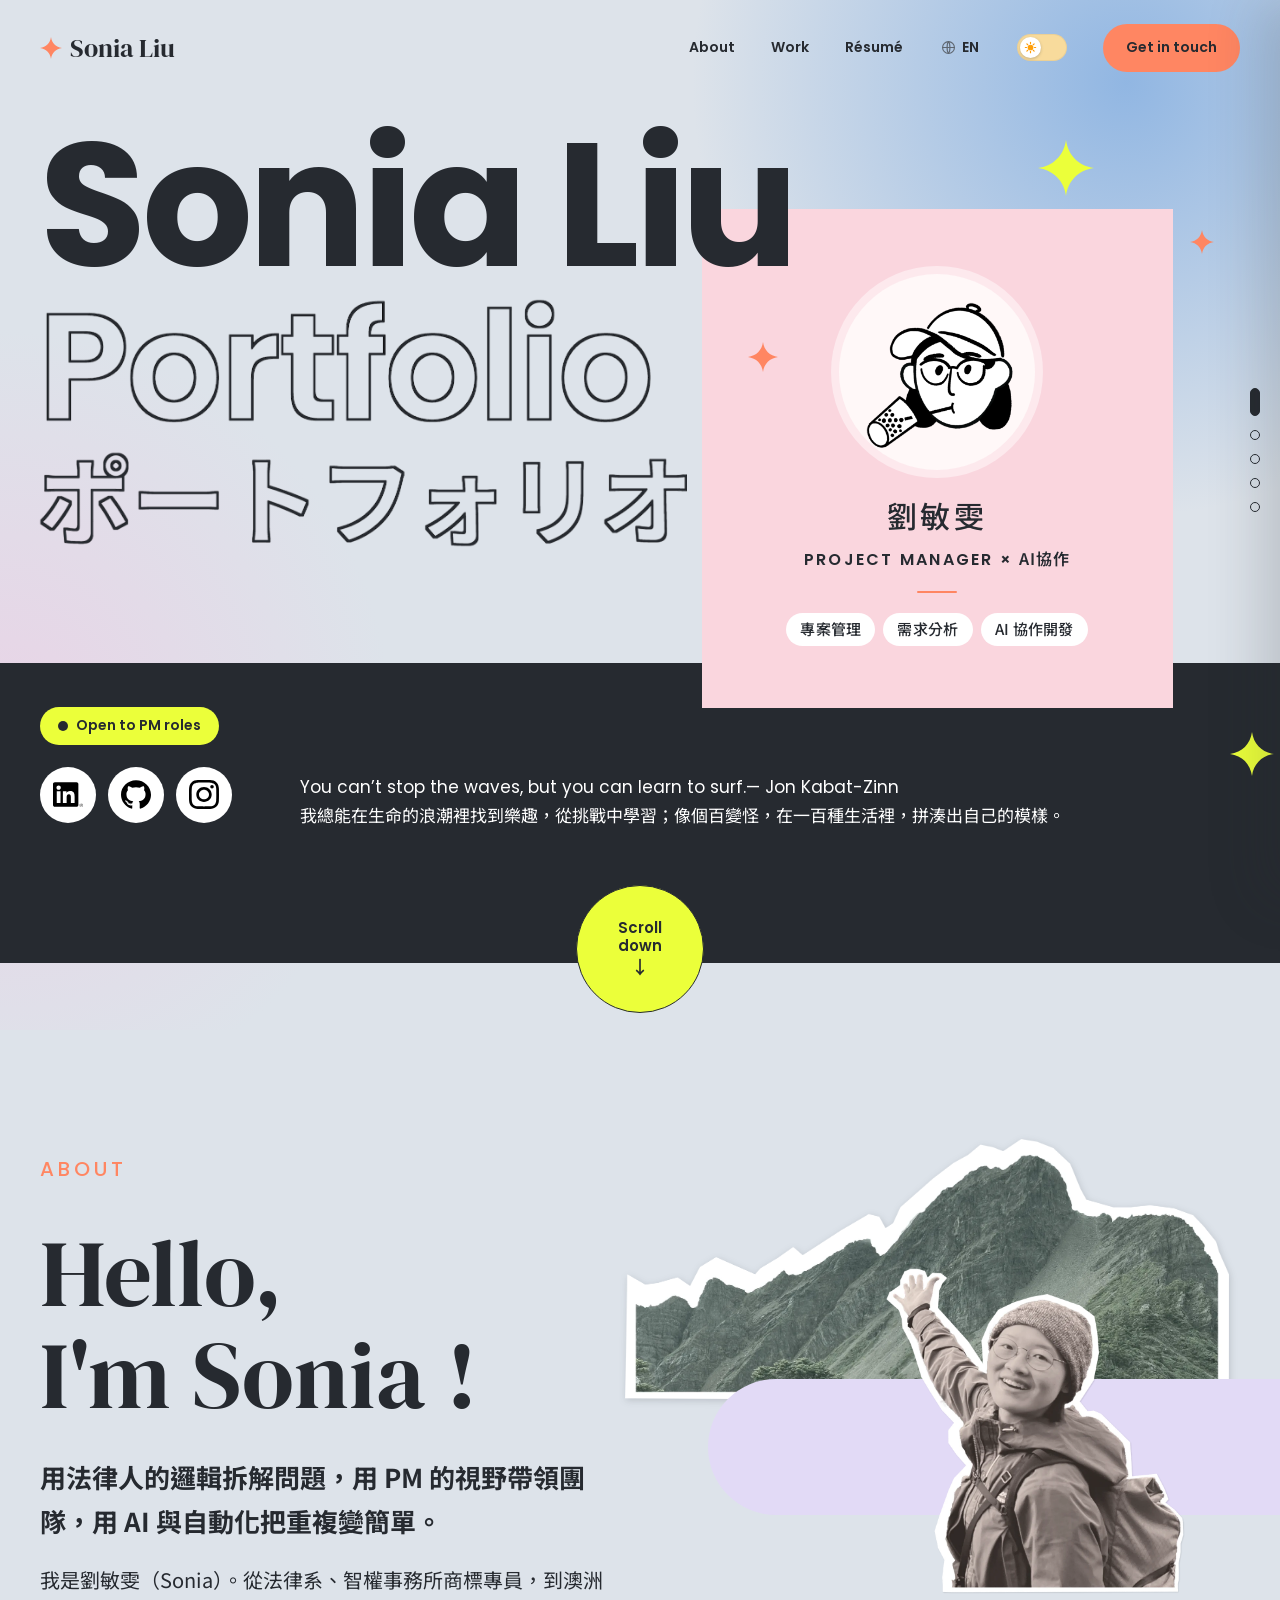
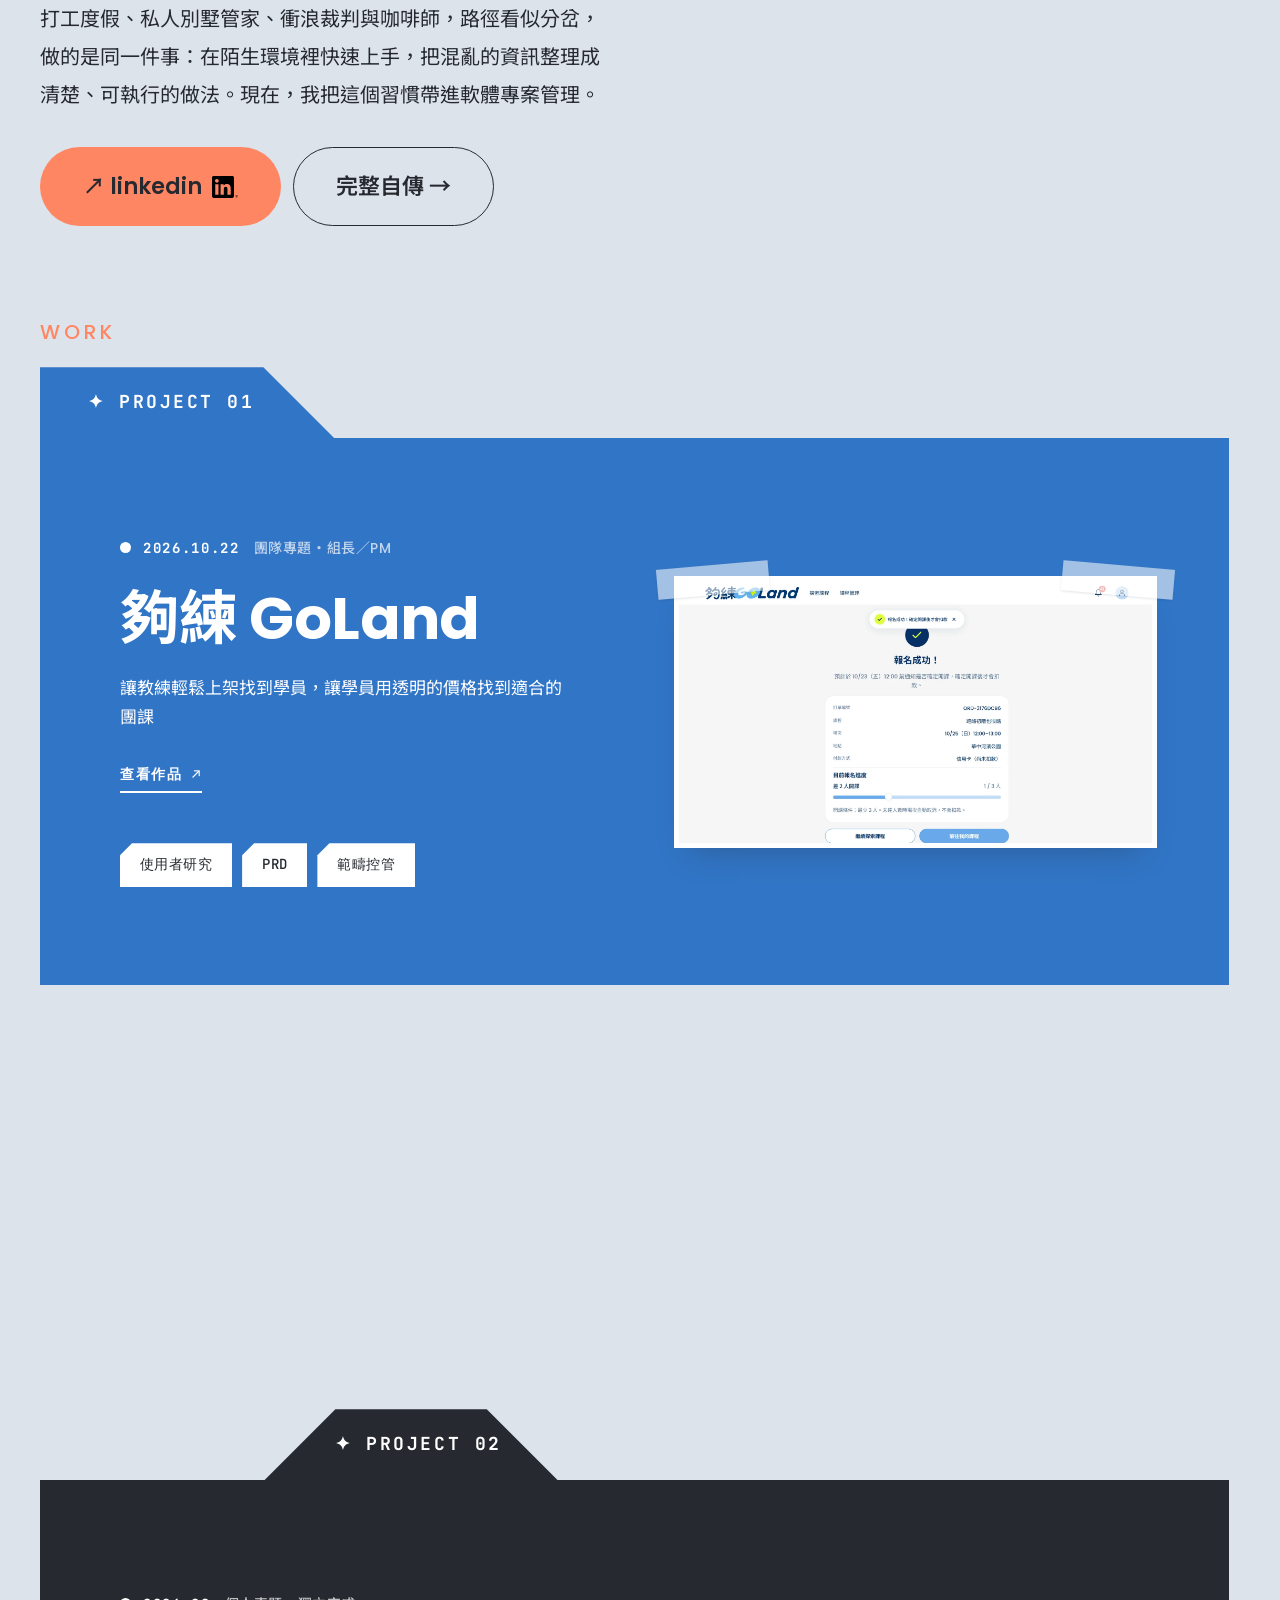
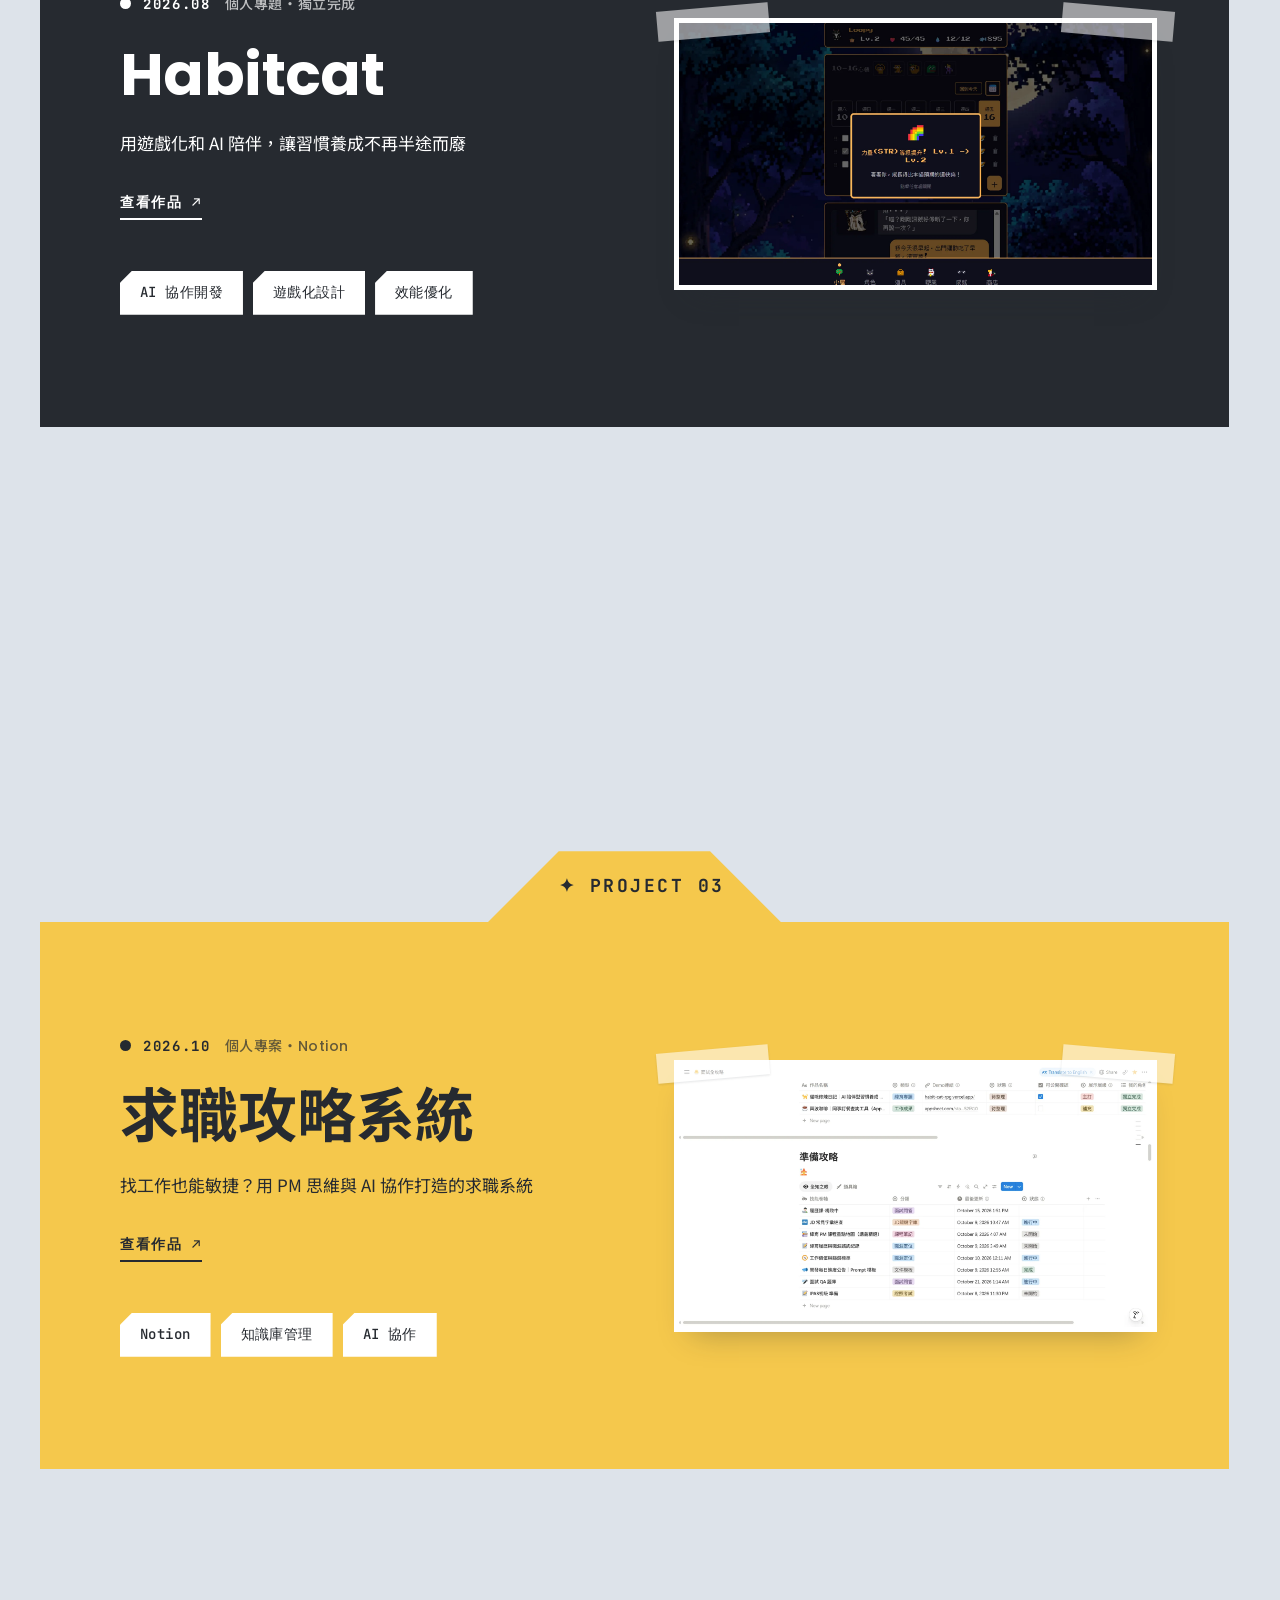
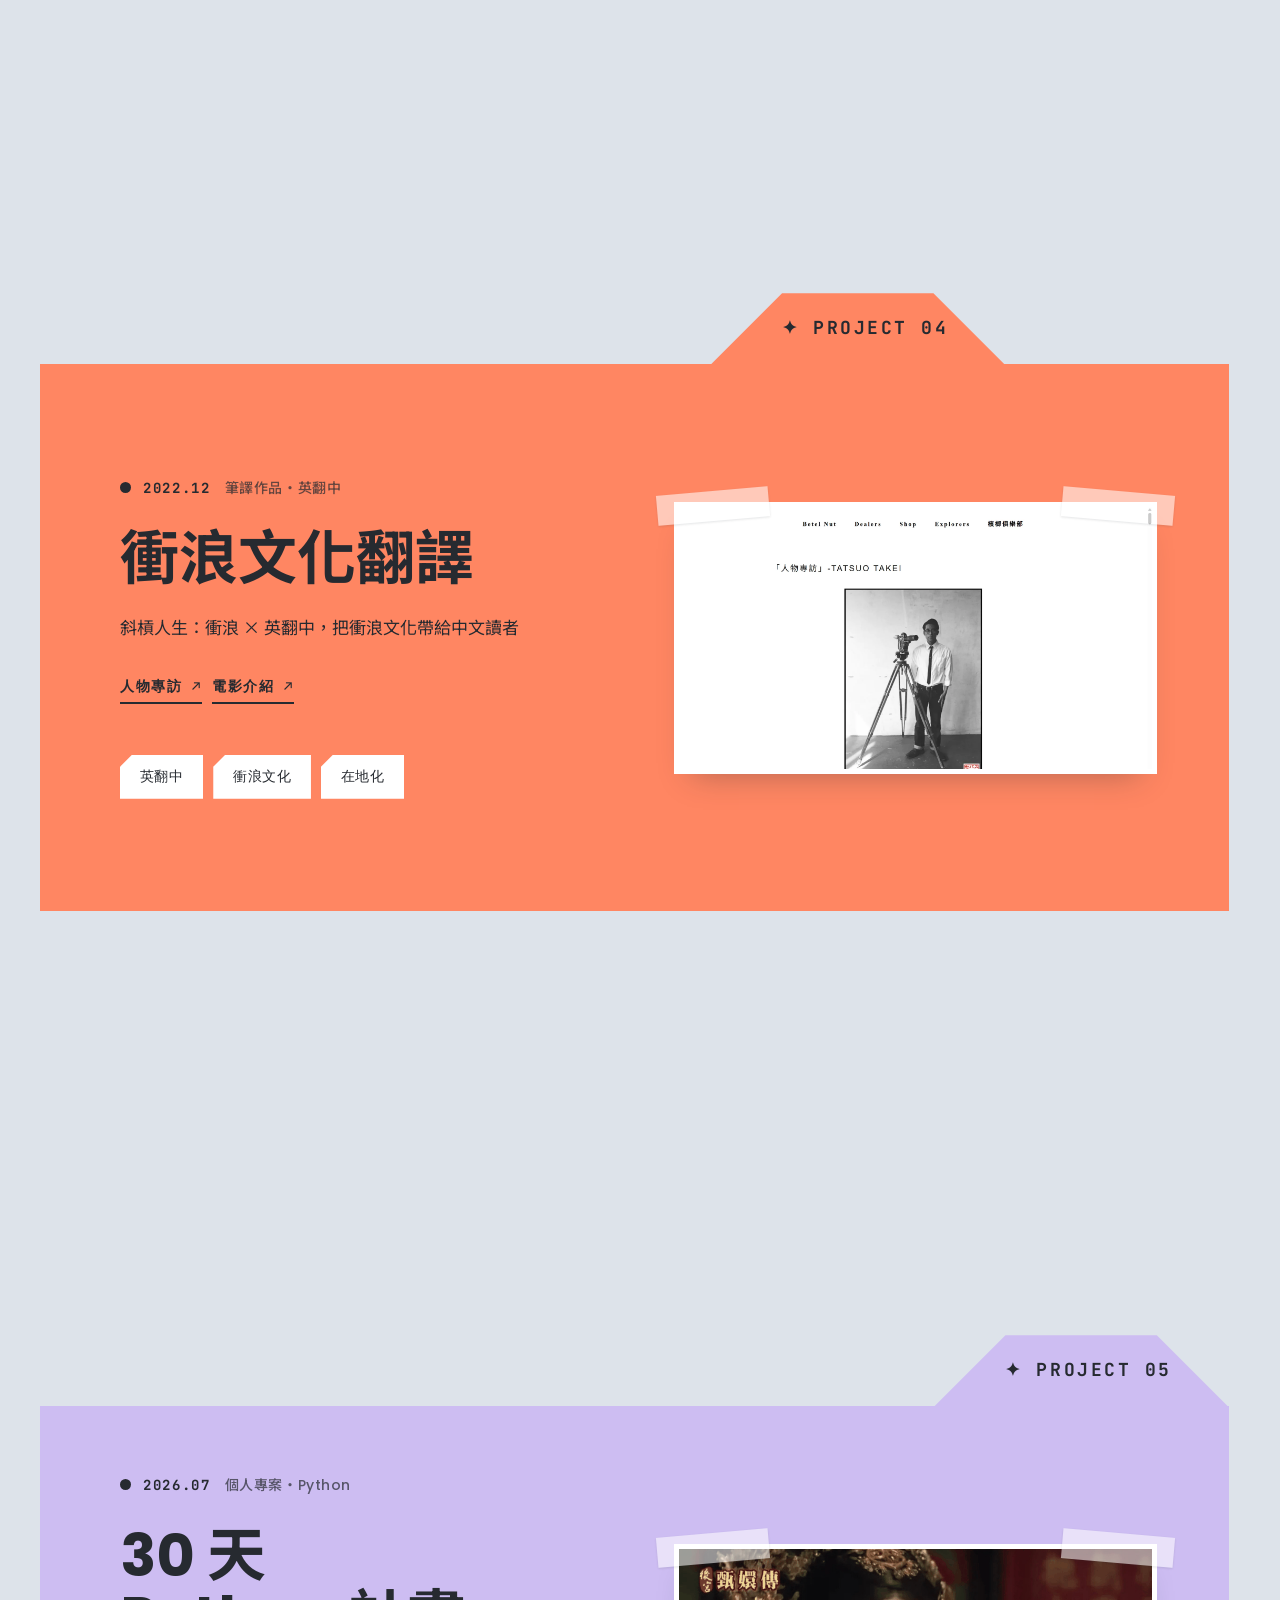
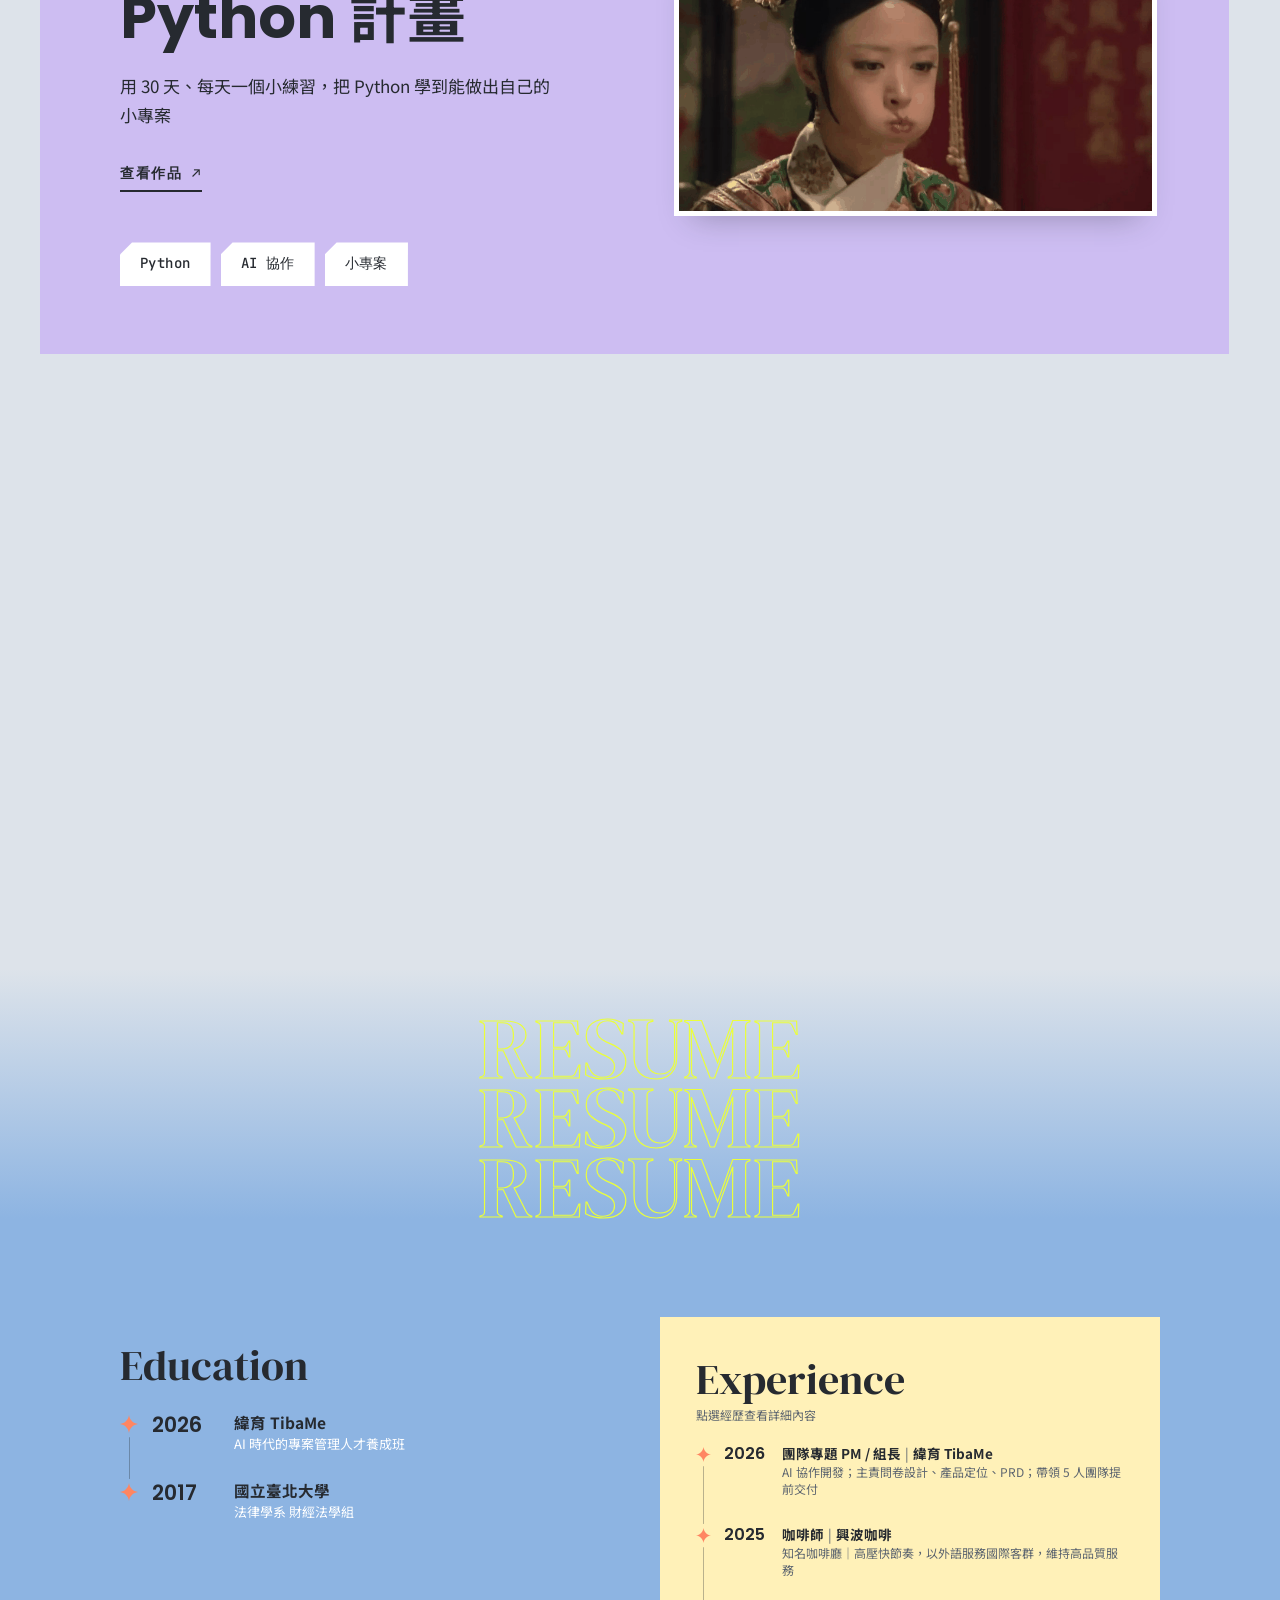
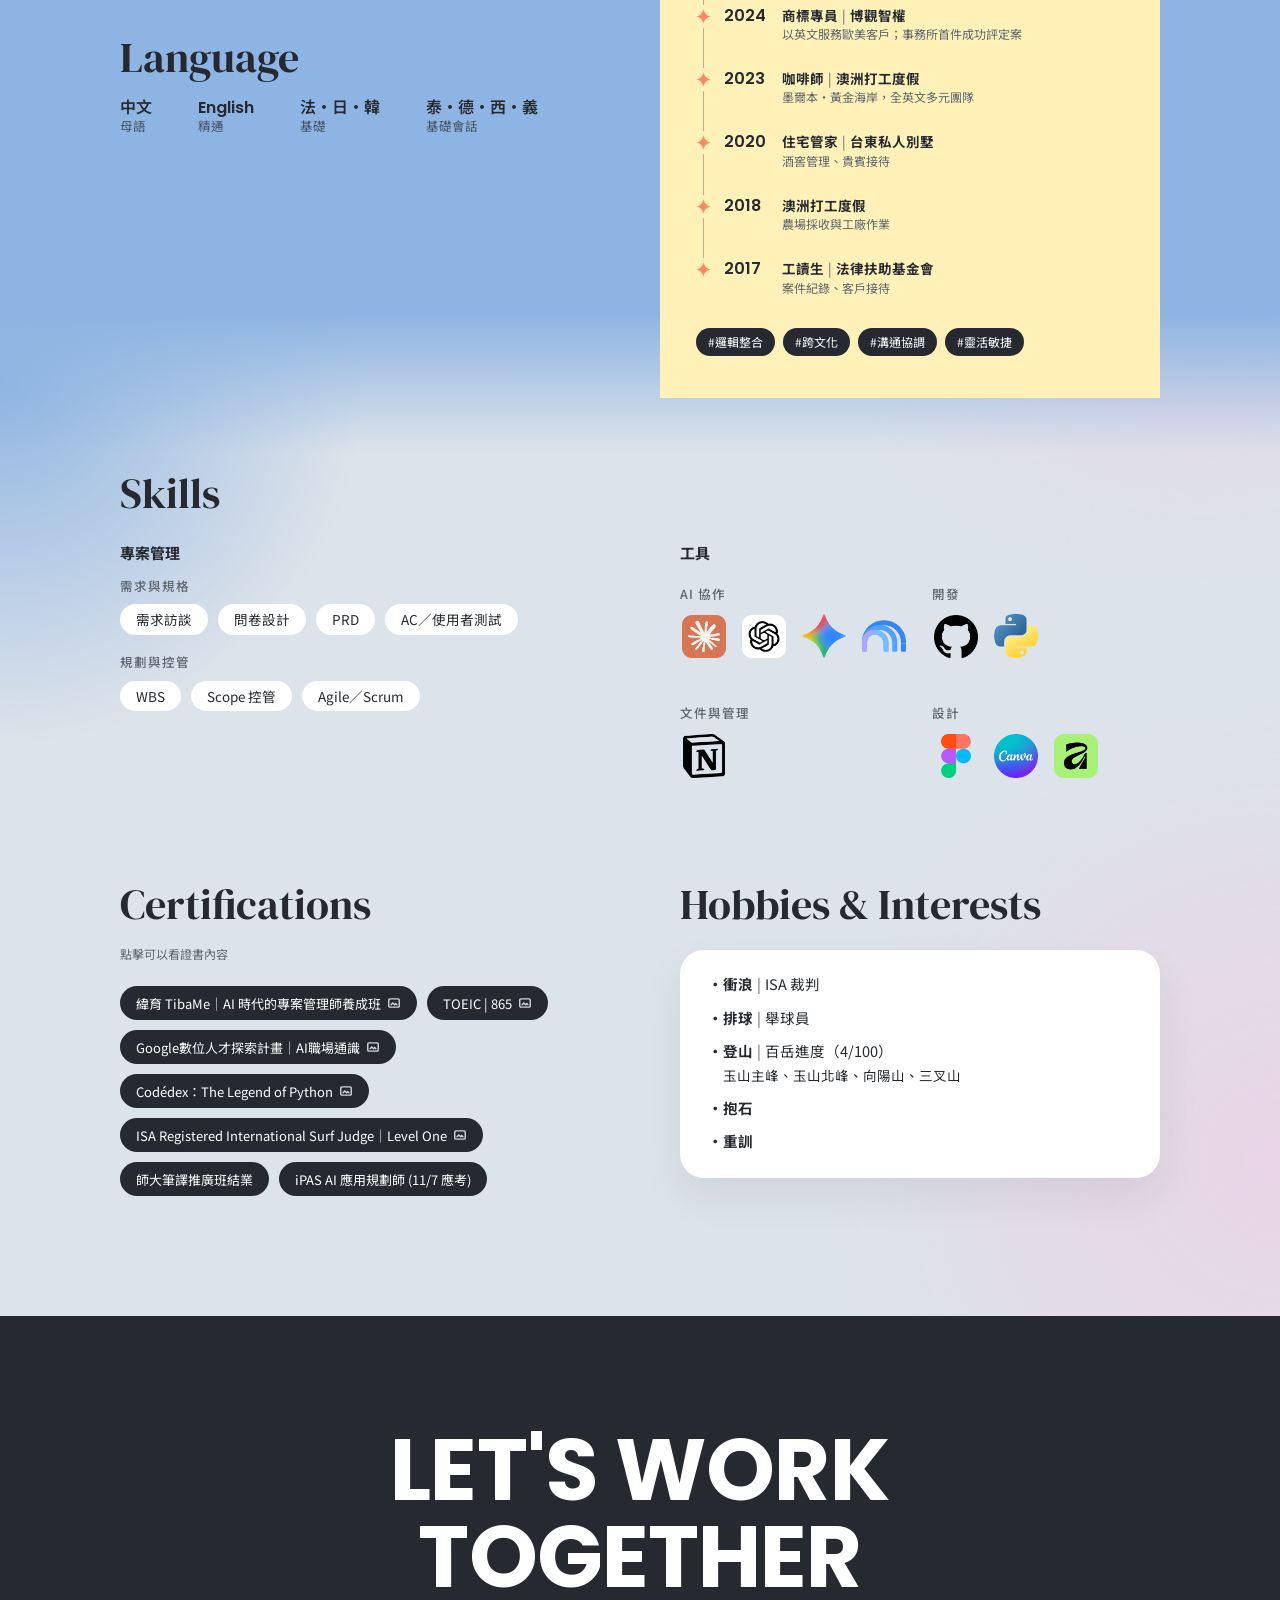
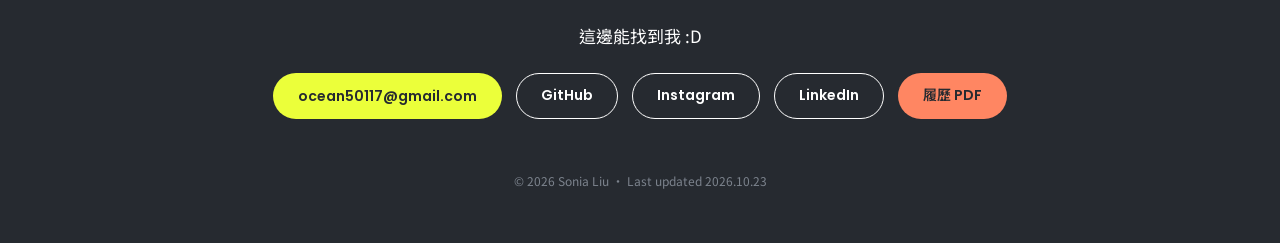
<file: index.html>
<!doctype html>
<html lang="zh-Hant">
<head>
<meta charset="utf-8">
<meta name="viewport" content="width=device-width,initial-scale=1,viewport-fit=cover">
<title>Sonia Liu Portfolio</title>
<link rel="icon" type="image/svg+xml" href="favicon.svg">
<link rel="icon" type="image/png" sizes="32x32" href="favicon-32.png">
<link rel="alternate icon" href="favicon.ico">
<link rel="apple-touch-icon" href="apple-touch-icon.png">
<meta name="description" content="Sonia Liu（劉敏雯）— Project Manager × AI 協作。專案管理、需求分析、AI 協作開發。">
<meta property="og:type" content="website">
<meta property="og:title" content="Sonia Liu Portfolio">
<meta property="og:description" content="Sonia Liu（劉敏雯）— Project Manager × AI 協作。專案管理、需求分析、AI 協作開發。">
<meta property="og:url" content="https://liu-mw-sonia.vercel.app/">
<meta property="og:image" content="https://liu-mw-sonia.vercel.app/assets/og-image.png">
<meta property="og:image:width" content="1200">
<meta property="og:image:height" content="630">
<meta name="twitter:card" content="summary_large_image">
<meta name="twitter:image" content="https://liu-mw-sonia.vercel.app/assets/og-image.png">
<link rel="preconnect" href="https://fonts.googleapis.com">
<link rel="preconnect" href="https://fonts.gstatic.com" crossorigin>
<link rel="stylesheet" href="https://fonts.googleapis.com/css2?family=DM+Serif+Display&family=Poppins:wght@400;500;600;700&family=Noto+Sans+TC:wght@400;500;700&family=Noto+Sans+JP:wght@700&family=Noto+Serif+TC:wght@700&family=JetBrains+Mono:wght@500;700&display=swap">
<style>
/* Layout: full-width colour bands (hero → about collage → résumé → work deck → contact), one fixed nav, dot nav on the right, sections snap softly.
   Single light theme on purpose: the design is a pastel poster, so colours are set explicitly and do not flip in dark mode. */
:root{
  color-scheme:light;
  --mist:#DDE3EA; --blue:#8DB4E2; --pink:#E9D3E6; --ink:#262A30; --muted:#5E6670; --white:#FFFFFF;
  --coral:#FF8662; --lime:#EBFF3A; --butter:#FFF1B8; --blush:#FAD6DE; --lavender:#E2DAF6; --powder:#CFE0F5; --sage:#D6E4DA;
  --line:#C6CED8;
  --display:"DM Serif Display", "Noto Serif TC", Georgia, serif;
  --ui:"Poppins", "Noto Sans TC", system-ui, sans-serif;
  --body:"Noto Sans TC", "PingFang TC", "Microsoft JhengHei", system-ui, sans-serif;
  --jp:"Noto Sans JP", "Noto Sans TC", sans-serif;
  --container:1200px;
  --nav-h:96px;
  --h1:clamp(60px,13.6vw,196px);
}
*{box-sizing:border-box}
html{scroll-behavior:smooth;scroll-snap-type:y proximity;scroll-padding-top:0}
body{margin:0;background:var(--mist);color:var(--ink);font-family:var(--body);font-size:15px;line-height:1.7;overflow-x:hidden}
img{max-width:100%;display:block}
a{color:inherit}
.container{max-width:calc(var(--container) + 2*max(16px, env(safe-area-inset-left,0px)));margin:0 auto;padding-left:max(16px, env(safe-area-inset-left,0px));padding-right:max(16px, env(safe-area-inset-right,0px));position:relative}
section{position:relative;scroll-snap-align:start}
.star{display:block;fill:currentColor}
:focus-visible{outline:3px solid var(--coral);outline-offset:3px;border-radius:6px}

/* ---------- nav ---------- */
body::before{content:"";position:fixed;inset:0 0 auto;height:env(safe-area-inset-top,0px);z-index:60;background:var(--mist)}
.nav{position:fixed;top:env(safe-area-inset-top,0px);left:0;right:0;z-index:50;transition:background .3s ease, box-shadow .3s ease}
.nav.scrolled{background:color-mix(in srgb,var(--mist) 78%,transparent);backdrop-filter:blur(14px);-webkit-backdrop-filter:blur(14px);box-shadow:0 1px 0 rgba(38,42,48,.06)}
.nav .container{display:flex;align-items:center;justify-content:space-between;height:var(--nav-h)}
.nav.scrolled .container{height:72px}
.logo{display:flex;align-items:center;gap:8px;font-family:var(--display);font-size:26px;text-decoration:none;color:var(--ink)}
.logo .star{width:22px;height:22px;color:var(--coral)}
.links{display:flex;align-items:center;gap:36px;font-family:var(--ui);font-weight:600;font-size:14px}
.links a{text-decoration:none;position:relative}
.links a.navlink.active{color:var(--muted)}
.links a.navlink.active::after{content:"";position:absolute;left:10%;right:10%;bottom:-6px;height:2px;border-radius:2px;background:var(--muted)}
.pill{display:inline-flex;align-items:center;justify-content:center;gap:8px;border-radius:999px;font-family:var(--ui);font-weight:600;font-size:14px;padding:11px 22px;text-decoration:none;border:1.5px solid transparent;transition:transform .2s ease, filter .2s ease;cursor:pointer}
.pill:hover{transform:translateY(-2px)}
.pill.coral{background:var(--coral);color:var(--ink)}
.pill.lime{background:var(--lime);color:var(--ink)}
.pill.ghost{border-color:currentColor;background:transparent}

/* ---------- dot nav ---------- */
.dots{position:fixed;right:max(20px, env(safe-area-inset-right,0px));top:50%;transform:translateY(-50%);z-index:40;display:flex;flex-direction:column;gap:14px}
.dots a{display:block;width:10px;height:10px;border-radius:999px;background:transparent;border:1.5px solid var(--ink);position:relative;transition:height .3s ease, background .3s ease}
.dots a.on{height:28px;background:var(--ink)}
.dots a span{position:absolute;right:20px;top:50%;transform:translateY(-50%);font-family:var(--ui);font-size:12px;font-weight:600;white-space:nowrap;background:var(--ink);color:var(--white);padding:2px 8px;border-radius:6px;opacity:0;pointer-events:none;transition:opacity .2s ease}
.dots a:hover span,.dots a:focus-visible span{opacity:1}
.dots.on-dark a{border-color:var(--white)}
.dots.on-dark a.on{background:var(--white)}

/* ---------- hero ---------- */
#home{min-height:1030px;overflow:clip;
  background:
    radial-gradient(620px 620px at 88% 8%, rgba(141,180,226,.95), rgba(141,180,226,0) 70%),
    radial-gradient(560px 560px at 0% 70%, rgba(233,211,230,.95), rgba(233,211,230,0) 70%),
    var(--mist)}
.hero-type{position:relative;z-index:3;padding-top:118px;pointer-events:none}
.hero-type h1{margin:0;font-family:var(--ui);font-weight:700;font-size:var(--h1);line-height:1;letter-spacing:-.025em;color:var(--ink)}
.hero-type .outline{display:block;font-family:var(--ui);font-weight:600;font-size:clamp(50px,11.2vw,162px);line-height:1.02;letter-spacing:-.01em;color:var(--ink);-webkit-text-stroke:0;filter:url(#hollow)}
.hero-type .outline.jp{font-family:"Poppins", "Noto Sans JP", sans-serif;font-weight:700;font-size:clamp(34px,7.1vw,102px);letter-spacing:0;line-height:1.3;color:var(--ink);-webkit-text-stroke:0;filter:url(#hollow)}
.hero-type .outline-img{display:block;width:clamp(243px,50.7vw,728px);height:auto;margin:6px 0 0 -2px;user-select:none}
.id-card{position:absolute;z-index:2;top:calc(118px + var(--h1) * .52);left:calc(max(16px, env(safe-area-inset-left,0px)) + var(--h1) * 3.8);width:min(471px, calc(100vw - 24px - max(16px, env(safe-area-inset-left,0px)) - var(--h1) * 3.8));height:499px;background:var(--blush);padding:40px 30px 36px;display:flex;flex-direction:column;align-items:center;justify-content:center;text-align:center;gap:0}
.avatar{position:relative;width:196px;height:196px;flex:none;border-radius:50%;background:#FFF8F8;display:grid;place-items:center;overflow:visible;box-shadow:0 0 0 8px rgba(255,255,255,.45)}
.avatar img{width:74%;height:auto;transform:translate(2%,2%)}
.avatar .ph{font-family:var(--ui);font-size:13px;color:var(--muted);text-align:center;line-height:1.4}
.id-card .name{font-size:30px;font-weight:500;letter-spacing:.12em;margin:26px 0 0;line-height:1.3}
.id-card .role{margin-top:10px;padding-bottom:20px;position:relative}
.id-card .role::after{content:"";position:absolute;left:50%;bottom:0;width:40px;height:2px;border-radius:2px;background:var(--coral);transform:translateX(-50%)}
.id-card .role{font-family:var(--ui);font-weight:600;font-size:16px;letter-spacing:.14em}
.id-card .role b{font-family:var(--body);font-weight:600;letter-spacing:.06em}
.id-card .skills{display:flex;flex-wrap:wrap;justify-content:center;gap:8px;margin-top:20px;font-size:15px;font-weight:500;letter-spacing:.02em}
.id-card .skills span{background:var(--white);border-radius:999px;padding:5px 14px;line-height:1.5}

.hero-stars .s{position:absolute;z-index:4}
.strip{position:absolute;z-index:1;left:0;right:0;top:663px;height:300px;background:var(--ink);color:var(--white)}
.strip .container{height:100%;display:grid;grid-template-columns:260px 1fr;align-items:start;align-content:start;padding-top:44px}
.open{display:inline-flex;align-items:center;gap:8px;background:var(--lime);color:var(--ink);font-family:var(--ui);font-weight:600;font-size:14px;border-radius:999px;padding:7px 18px}
.open-row{display:flex;align-items:center;gap:12px;flex-wrap:nowrap;white-space:nowrap}
.feat{display:inline-flex;align-items:center;gap:6px;background:var(--coral);color:var(--ink);font-family:var(--body);font-weight:600;font-size:14px;border-radius:999px;padding:7px 18px;text-decoration:none;white-space:nowrap;transition:transform .2s ease}
.feat:hover{transform:translateY(-2px)}
.open::before{content:"";width:10px;height:10px;border-radius:50%;background:var(--ink)}
.socials{display:flex;gap:12px;margin-top:22px}
.socials a{width:56px;height:56px;border-radius:50%;display:grid;place-items:center;background:var(--white);transition:transform .2s ease}
.socials a:hover{transform:translateY(-3px)}
.socials img{width:52%;height:52%}
.quote{margin:0 0 -6px;align-self:end;font-family:var(--ui);font-size:17px;line-height:1.65;max-width:860px}
.quote span{display:block;font-family:var(--body)}
.scroll-down{position:absolute;z-index:5;left:50%;top:885px;transform:translateX(-50%);width:128px;height:128px;border-radius:50%;background:var(--lime);border:1.5px solid var(--ink);display:flex;flex-direction:column;align-items:center;justify-content:center;font-family:var(--ui);font-weight:600;font-size:15px;line-height:1.2;text-decoration:none;color:var(--ink);transition:transform .25s ease}
.scroll-down:hover{transform:translateX(-50%) translateY(4px)}
.scroll-down .arr{font-size:18px;margin-top:2px;animation:bob 1.8s ease-in-out infinite}
@keyframes bob{50%{transform:translateY(4px)}}

/* ---------- about ---------- */
#about{min-height:780px;padding-top:120px;overflow:clip;background:var(--mist)}
.eyebrow{font-family:var(--ui);font-weight:500;font-size:20px;letter-spacing:.2em;color:var(--coral);text-transform:uppercase;margin:20px 0 0}
.about-copy{position:relative;z-index:3;max-width:max(440px,min(800px,calc(46vw - 12px)))}
.about-copy h2{font-family:var(--display);font-weight:400;font-size:clamp(56px,7.4vw,106px);line-height:1.08;margin:22px 0 28px;text-wrap:balance}
.about-copy p{font-size:20px;line-height:1.9;margin:0 0 34px;max-width:none}
.about-copy .lead{font-size:26px;font-weight:700;line-height:1.7;margin:0 0 18px;max-width:none}
.about-copy .about-btns .pill{font-size:22px;padding:20px 42px;gap:10px}
.about-copy .about-btns .pill .in{width:26px;height:26px}
.about-btns{gap:16px}
.about-btns{display:flex;flex-wrap:wrap;gap:12px;align-items:center}
.about-copy .pill.ghost{border-color:var(--ink);color:var(--ink)}
.pill.small{font-size:13px;padding:8px 18px}
.pill .in{width:18px;height:18px}
.collage{position:absolute;right:0;top:0;width:min(62vw,880px);height:100%;pointer-events:none}
.collage .mt{position:absolute;right:0;top:140px;width:774px;max-width:none;filter:drop-shadow(2px 3px 5px rgba(38,42,48,.18))}
.collage .bar{position:absolute;right:calc(-4vw/var(--cz,1));top:447px;width:calc(668px + 4vw/var(--cz,1));height:175px;background:var(--lavender);border-radius:88px 0 0 88px}
.collage .me{position:absolute;right:56px;top:305px;width:384px}
.collage .me img{width:100%;max-width:none}

/* ---------- résumé ---------- */
#resume{--M:clamp(100px,calc((100svh - 573px)/2),240px);padding-bottom:120px;overflow:clip;
  background:
    radial-gradient(620px 560px at 94% 820px, rgba(233,211,230,.95), rgba(233,211,230,0) 70%),
    radial-gradient(520px 520px at 0% 52%, rgba(141,180,226,.95), rgba(141,180,226,0) 70%),
    radial-gradient(640px 640px at 100% 92%, rgba(233,211,230,.95), rgba(233,211,230,0) 70%),
    var(--mist)}
.band{background:linear-gradient(to bottom, rgba(141,180,226,0) 0, var(--blue) 250px, var(--blue) calc(100% - 140px), rgba(141,180,226,0) 100%);padding-bottom:var(--band-pb,56px)}
.resume-mark{display:flex;flex-direction:column;align-items:center;padding-top:44px;font-family:var(--display);font-size:clamp(56px,6.8vw,98px);line-height:.8;color:transparent;-webkit-text-stroke:1.2px var(--lime);letter-spacing:.01em;user-select:none}
#resume .container{max-width:calc(1040px + 2*max(16px, env(safe-area-inset-left,0px)))}
.resume-grid{display:grid;grid-template-columns:minmax(0,1fr) 500px;gap:44px;margin-top:calc(var(--M) - 68px);align-items:start}
#resume-start{scroll-margin-top:var(--M);scroll-snap-align:start}
#resume{scroll-snap-align:none}
.edu{padding-top:24px}
.resume-grid > .exp{margin-bottom:-120px;position:relative;z-index:2}
.label{font-family:var(--ui);font-weight:500;font-size:24px;margin:0 0 4px}
h3.sec{font-family:var(--display);font-weight:400;font-size:42px;line-height:1.15;margin:0 0 22px;text-wrap:balance}
.edu{margin-left:0}
.tl{list-style:none;margin:0;padding:0;display:grid;gap:26px}
.tl li{display:grid;grid-template-columns:22px 72px 1fr;gap:10px;align-items:start}
.tl li{position:relative}
.tl .tl-line{position:absolute;width:1px;background:var(--ink);opacity:.32;pointer-events:none;border-radius:1px}
.tl .star{width:18px;height:18px;color:var(--coral);margin-top:4px}
.tl .yr{font-family:var(--ui);font-weight:600;font-size:21px;line-height:1.3;font-variant-numeric:tabular-nums}
.tl .what{font-weight:700;font-size:15.5px;line-height:1.45}
.tl .what i{font-style:normal;font-weight:400;color:var(--muted);padding:0 4px}
.tl .sub{font-size:13px;color:var(--muted);line-height:1.5}
.edu .tl .sub{color:var(--white)}
.exp{background:var(--butter);padding:38px 36px 42px}
.exp h3.sec{margin-bottom:10px}
.exp .tl{gap:15px}
.exp .tl li{grid-template-columns:20px 50px 1fr;gap:8px}
.exp .tl .star{width:15px;height:15px;margin-top:3px}
.exp .tags{margin-top:26px;gap:8px}
.exp .tag-dark{font-size:12px;padding:4px 12px}
@media (min-width:1025px){html[lang="en"] .exp .tags{gap:6px;flex-wrap:nowrap}html[lang="en"] .exp .tag-dark{font-size:11.5px;padding:4px 9px;white-space:nowrap}}
.exp .tl .yr{font-size:16px}
.exp .tl .what{font-size:13.5px;line-height:1.4}
.exp .tl .sub{font-size:12px;line-height:1.45}
.tags{display:flex;flex-wrap:wrap;gap:10px;margin-top:22px}
.tag-dark{background:var(--ink);color:var(--white);font-size:12.5px;border-radius:999px;padding:5px 14px}
.skills-grid{display:grid;grid-template-columns:minmax(0,1fr) 480px;gap:52px;align-items:start}
.skills-grid .chips{max-width:440px}
.skills-wrap{margin-top:16px}
.lang-wrap{margin-top:112px}
.lang-wrap h3.sec{margin-bottom:16px}
.lang-wrap .langs span{color:var(--ink);opacity:.7}
.group h4{font-size:15px;font-weight:700;margin:0 0 10px}
.chips{display:flex;flex-wrap:wrap;gap:10px 10px}
.chip{background:var(--white);border-radius:999px;font-size:13.5px;padding:4px 16px}
.chip.tool{display:inline-flex;align-items:center;gap:7px;padding-left:12px}
.chip.tool svg{width:15px;height:15px;fill:var(--ink);flex:none}
.lower{display:grid;grid-template-columns:minmax(0,1fr) 480px;gap:52px;margin-top:72px;align-items:start}
.lower .hobby-card{width:100%}
.langs{display:flex;flex-wrap:wrap;gap:20px 46px}
.langs div{display:flex;flex-direction:column;line-height:1.3}
.langs b{font-family:var(--ui);font-weight:600;font-size:16px}
.langs span{font-size:12.5px;color:var(--muted)}
.certs{margin-top:22px}
.certs .tags{margin-top:0}
.certs .tag-dark{font-size:13px;padding:0 16px;height:34px;display:inline-flex;align-items:center;gap:6px;line-height:1;white-space:nowrap}
.certs.tags{align-items:center}
button.tag-dark{font:inherit;font-size:13px;border:0;cursor:pointer;display:inline-flex;align-items:center;gap:6px;transition:transform .2s ease,background .2s ease}
button.tag-dark::after{content:"";width:14px;height:14px;flex:none;background:currentColor;-webkit-mask:url("data:image/svg+xml,%3Csvg xmlns='http://www.w3.org/2000/svg' viewBox='0 0 24 24' fill='none' stroke='black' stroke-width='2.4' stroke-linecap='round'%3E%3Crect x='3' y='5' width='18' height='14' rx='2'/%3E%3Cpath d='M7 15l3-3 3 3 2-2 2 2'/%3E%3C/svg%3E") center/contain no-repeat;mask:url("data:image/svg+xml,%3Csvg xmlns='http://www.w3.org/2000/svg' viewBox='0 0 24 24' fill='none' stroke='black' stroke-width='2.4' stroke-linecap='round'%3E%3Crect x='3' y='5' width='18' height='14' rx='2'/%3E%3Cpath d='M7 15l3-3 3 3 2-2 2 2'/%3E%3C/svg%3E") center/contain no-repeat;opacity:.8}
button.tag-dark:hover{transform:translateY(-2px);background:#3A3F47}
.res-modal{border:0;padding:0;background:transparent;max-width:min(460px,92vw);width:100%;overflow:visible}
.res-modal::backdrop{background:rgba(20,22,26,.72);backdrop-filter:blur(4px)}
.res-modal .box{position:relative;background:#fff;color:#262A30;border-radius:18px;padding:28px 26px 24px;box-shadow:0 20px 60px rgba(0,0,0,.35);font-family:var(--body)}
.res-modal h4{margin:0 0 4px;font-family:var(--ui);font-weight:700;font-size:20px}
.res-modal p{margin:0 0 18px;font-size:13px;color:#5E6670}
.res-modal .opts{display:grid;grid-template-columns:1fr 1fr;gap:12px}
.res-modal .opt{display:flex;flex-direction:column;gap:4px;padding:16px;border-radius:14px;border:1.5px solid #262A30;color:#262A30;text-decoration:none;transition:transform .2s ease,background .2s ease}
.res-modal .opt:hover{transform:translateY(-3px);background:#EBFF3A}
.res-modal .opt b{font-family:var(--ui);font-size:17px}
.res-modal .opt small{font-size:12px;color:#5E6670}
.res-modal .opt em{font-style:normal;font-family:var(--ui);font-weight:600;font-size:12px;margin-top:8px}
.res-modal .x{position:absolute;top:-14px;right:-14px;width:40px;height:40px;border-radius:50%;border:0;background:#EBFF3A;color:#262A30;font-size:20px;cursor:pointer;box-shadow:0 4px 12px rgba(0,0,0,.25)}
@media (max-width:640px){.res-modal .x{top:-48px;right:0}.res-modal .opts{grid-template-columns:1fr}}
.cert-modal{border:0;padding:0;background:transparent;max-width:min(920px,94vw);width:100%;overflow:visible}
.cert-modal::backdrop{background:rgba(20,22,26,.72);backdrop-filter:blur(4px)}
.cert-modal figure{margin:0;background:var(--white);border-radius:18px;padding:14px;box-shadow:0 20px 60px rgba(0,0,0,.35)}
.cm-wrap{position:relative}
.cm-track{display:flex;overflow-x:auto;scroll-snap-type:x mandatory;scrollbar-width:none;border-radius:10px;background:#f4f4f4}
.cm-track::-webkit-scrollbar{display:none}
.cm-track .cm-slide{flex:0 0 100%;scroll-snap-align:center;margin:0;display:grid;place-items:center}
.cm-track img{width:100%;height:auto;max-height:76vh;object-fit:contain;display:block}
.cm-nav{position:absolute;top:50%;transform:translateY(-50%);width:44px;height:44px;border-radius:50%;border:0;background:var(--ink);color:#fff;font-size:20px;cursor:pointer;box-shadow:0 4px 12px rgba(0,0,0,.25)}
.cm-nav.prev{left:10px}.cm-nav.next{right:10px}
.cm-nav[hidden],.cm-dots[hidden]{display:none}
.cm-dots{display:flex;justify-content:center;gap:8px;padding-top:10px}
.cm-dots button{border:0;border-radius:999px;padding:5px 14px;font:600 13px var(--ui);background:#e8ebef;color:var(--ink);cursor:pointer}
.cm-dots button.on{background:var(--ink);color:#fff}
.cert-modal figcaption{display:flex;justify-content:space-between;align-items:center;gap:12px;padding:12px 4px 2px;font-family:var(--ui);font-weight:600;font-size:15px}
.cert-modal figcaption small{font-family:var(--body);font-weight:400;font-size:13px;color:var(--muted)}
.cert-modal .x{position:absolute;top:-14px;right:-14px;width:40px;height:40px;border-radius:50%;border:0;background:var(--lime);color:var(--ink);font-size:20px;cursor:pointer;box-shadow:0 4px 12px rgba(0,0,0,.25)}
@media (max-width:640px){.cert-modal .x{top:-48px;right:0}}
.hobby-card{background:var(--white);border-radius:24px;padding:22px 28px 24px;width:382px;max-width:100%;box-shadow:0 18px 40px rgba(38,42,48,.08)}
.hobby-card ul{margin:0;padding:0;list-style:none;display:grid;gap:9px;font-size:14.5px}
.hobby-card li::before{content:"・";font-weight:700}
.hobby-card b{font-weight:700}
.hobby-card i{font-style:normal;color:var(--muted);padding:0 4px}
.hobby-card small{display:block;padding-left:1.1em;font-size:13.5px}

/* ---------- work deck ---------- */
#work{padding-block:92px 72px;min-height:100svh;display:flex;flex-direction:column;justify-content:center;background:var(--mist)}
#work>.container{width:100%}
.work-head{display:flex;align-items:end;justify-content:space-between;gap:24px;flex-wrap:wrap;margin-bottom:18px}
.work-head h2{font-family:var(--ui);font-weight:600;font-size:28px;margin:0;letter-spacing:.01em}
.tabs{display:flex;gap:8px;flex-wrap:wrap}
.tab{font-family:var(--ui);font-weight:600;font-size:13px;border:1.5px solid var(--ink);background:transparent;color:var(--ink);border-radius:999px;padding:8px 14px;cursor:pointer;display:flex;gap:8px;align-items:center}
.tab .n{font-variant-numeric:tabular-nums;opacity:.6}
.tab[aria-selected="true"]{background:var(--ink);color:var(--mist)}
.tab[aria-selected="true"] .n{opacity:1;color:var(--lime)}
.track{padding:4px 0 34px;margin-bottom:-24px;display:flex;overflow-x:auto;scroll-snap-type:x mandatory;scroll-behavior:smooth;gap:24px;scrollbar-width:none}
.track::-webkit-scrollbar{display:none}
.slide{flex:0 0 100%;scroll-snap-align:start;min-width:0;display:block;position:relative;color:var(--ink);border-radius:12px;overflow:hidden;box-shadow:0 22px 34px -26px rgba(38,42,48,.5)}
.story{gap:10px}
.facts li{padding-top:8px}
.shot{position:relative;display:block;width:100%;height:min(640px,calc(100svh - 300px));min-height:400px;min-width:0;border-radius:0;overflow:hidden;text-decoration:none;color:var(--ink);background:var(--white);}
.frames{position:absolute;inset:0;transition:transform .6s cubic-bezier(.2,.7,.2,1)}
.frame{position:absolute;inset:0;display:grid;place-items:center;opacity:0;transition:opacity .9s ease}
.frame.on{opacity:1}
.frame img,.frame video{width:100%;height:100%;object-fit:cover;object-position:center top}
.shot:hover .frames{transform:none}
.art-title{font-family:var(--display);font-size:clamp(34px,5vw,72px);line-height:1;text-align:center;padding:0 24px}
.cjk{font-size:.86em;letter-spacing:.02em;margin-right:.12em;position:relative;top:-.03em}
.art-title small{display:block;font-family:var(--ui);font-size:13px;letter-spacing:.2em;text-transform:uppercase;margin-top:14px;font-weight:600;opacity:.7}
.placeholder{position:absolute;left:16px;bottom:16px;font-family:var(--ui);font-size:12px;font-weight:600;background:var(--white);color:var(--muted);border:1.5px dashed var(--muted);border-radius:8px;padding:4px 10px}
.hover-cta{position:absolute;right:16px;bottom:16px;font-family:var(--ui);font-weight:600;font-size:13px;background:var(--ink);color:var(--mist);border-radius:999px;padding:8px 14px;opacity:0;transform:translateY(8px);transition:.3s ease}
.shot:hover .hover-cta,.shot:focus-visible .hover-cta{opacity:1;transform:none}
.sticker{position:absolute;font-family:var(--ui);font-weight:700;font-size:12px;letter-spacing:.06em;padding:6px 12px;border-radius:6px;background:var(--lime);color:var(--ink)}
.shot .star{position:absolute;width:28px;height:28px;color:var(--lime)}
.shot .star.c{color:var(--coral)}
.a1{background:linear-gradient(135deg,var(--powder),var(--pink))}
.a2{background:linear-gradient(135deg,var(--butter),var(--blush))}
.a3{background:linear-gradient(135deg,var(--sage),var(--powder))}
.a4{background:linear-gradient(135deg,var(--blue),var(--powder))}
.a5{background:linear-gradient(135deg,var(--lavender),var(--powder))}
.story{position:absolute;right:20px;bottom:20px;width:min(350px,36%);background:var(--white);border-radius:10px;box-shadow:0 14px 30px -12px rgba(38,42,48,.45);min-width:0;display:flex;flex-direction:column;justify-content:center;gap:12px;padding:22px 24px}
.meta{display:flex;justify-content:space-between;align-items:baseline;gap:12px;font-family:var(--ui);font-size:12px;font-weight:600;color:var(--coral);letter-spacing:.04em}
.meta .idx{font-size:14px;color:var(--muted);font-variant-numeric:tabular-nums}
.story h2{font-family:var(--display);font-weight:400;font-size:clamp(28px,2.7vw,38px);line-height:1.1;margin:0;text-wrap:balance}
.lede{margin:0;color:var(--muted);max-width:34em}
.facts{list-style:none;margin:4px 0 0;padding:0;display:grid;gap:10px}
.facts li{display:grid;grid-template-columns:auto 1fr;gap:12px;align-items:baseline;border-top:1px solid var(--line);padding-top:10px}
.facts b{font-family:var(--ui);font-size:20px;font-weight:700;font-variant-numeric:tabular-nums;min-width:3.2ch}
.facts span{font-size:14px}
.story .chips{margin-top:2px}
.story .lede{font-size:14.5px;color:var(--ink);line-height:1.65}
.story .meta{color:var(--ink)}
.story .meta .idx{color:rgba(38,42,48,.6)}
.story .chips .chip{border-color:rgba(38,42,48,.7)}
.actions .pill.ghost{border-color:var(--ink);color:var(--ink)}
.story .chips .chip{background:transparent;border:1.2px solid var(--ink);font-size:12.5px;padding:3px 12px}
.actions{display:flex;flex-wrap:wrap;gap:10px;margin-top:4px}
.controls{display:flex;justify-content:space-between;align-items:center;gap:16px;padding-top:14px}
.pdots{display:flex;gap:8px}
.pdot{width:8px;height:8px;border-radius:999px;background:var(--line);transition:width .3s ease, background .3s ease}
.pdot.on{width:28px;background:var(--ink)}
.arrows{display:flex;gap:10px;align-items:center}
.count{font-family:var(--ui);font-weight:600;font-size:13px;color:var(--muted);font-variant-numeric:tabular-nums;margin-right:6px}
.arrow{width:48px;height:48px;border-radius:999px;border:1.5px solid var(--ink);background:var(--white);color:var(--ink);display:grid;place-items:center;cursor:pointer;font-size:18px}
.arrow:hover{background:var(--ink);color:var(--white)}
.arrow:disabled{opacity:.3;cursor:default;background:var(--white);color:var(--ink)}

/* ---------- contact ---------- */
#contact{position:relative;background:var(--ink);color:var(--white);padding-block:110px 40px;text-align:center}
#contact h2{font-family:var(--ui);font-weight:700;font-size:clamp(48px,6.8vw,98px);line-height:1;margin:0;letter-spacing:-.01em}
#contact .hi{margin:22px 0 22px;font-size:17px}
.cta-row{display:flex;flex-wrap:wrap;justify-content:center;gap:14px}
.cta-row .pill{font-size:14px;padding:10px 24px}
@media (min-width:641px){.cta-row .pdf{order:9}}
.copy-ok{display:block;height:20px;margin-top:10px;font-size:13px;color:var(--lime)}
.copyright{margin-top:22px;font-size:12px;color:#7C838D}


/* ---------- experience details: drawer (desktop) / accordion (mobile) ---------- */
.exp-hint{margin:-8px 0 12px;font-size:12px;color:var(--muted)}
.cert-hint{display:block;margin:-6px 0 14px}
.job{cursor:pointer;border-radius:10px;margin:0 -10px;padding:6px 10px;transition:background .2s ease}
.job:hover,.job:focus-visible{background:rgba(255,255,255,.55)}
.more-hint{margin-left:8px;font-family:var(--ui);font-size:11.5px;font-weight:600;color:var(--coral);opacity:0;transition:opacity .2s ease}
.job:hover .more-hint,.job:focus-visible .more-hint{opacity:1}
.more{display:none}
.tl .dl li,.exp .tl .dl li{display:list-item;grid-template-columns:none;gap:0}
.dl{margin:8px 0 0;padding-left:1.1em;display:grid;gap:6px;font-size:13px;line-height:1.6}
.more .intro{margin:8px 0 0;font-size:13px}
.more .pill{margin-top:10px}
.scrim{position:fixed;inset:0;background:rgba(38,42,48,.32);z-index:70;opacity:0;pointer-events:none;transition:opacity .3s ease}
.scrim.is-open{opacity:1;pointer-events:auto}
.drawer{position:fixed;top:0;right:0;bottom:0;width:min(max(50vw,640px),92vw);z-index:80;background:var(--butter);box-shadow:-20px 0 50px rgba(38,42,48,.18);transform:translateX(100%);transition:transform .45s cubic-bezier(.2,.7,.2,1);display:flex;flex-direction:column;padding:max(24px,env(safe-area-inset-top,0px)) max(32px, env(safe-area-inset-right,0px)) max(24px,env(safe-area-inset-bottom,0px)) 32px}
.drawer.is-open{transform:none}
.drawer-head{display:flex;align-items:center;justify-content:space-between}
.drawer-head h3{font-family:var(--display);font-weight:400;font-size:30px;margin:0}
.x{width:42px;height:42px;border-radius:50%;border:1.5px solid var(--ink);background:transparent;color:var(--ink);font-size:20px;cursor:pointer}
.x:hover{background:var(--ink);color:var(--butter)}
.scrub{position:relative;margin:26px 6px 8px;padding-bottom:28px}
.scrub .rail{position:absolute;left:0;right:0;top:9px;height:2px;background:rgba(38,42,48,.25)}
.scrub .fill{position:absolute;left:0;top:9px;height:2px;background:var(--coral);transition:width .3s ease}
.scrub .stops{position:relative;display:flex;justify-content:space-between}
.scrub .stop{position:relative;width:20px;height:20px;border-radius:50%;border:2px solid var(--ink);background:var(--butter);cursor:pointer;padding:0;transition:transform .2s ease,background .2s ease}
.scrub .stop span{position:absolute;top:26px;left:50%;transform:translateX(-50%);font-family:var(--ui);font-weight:600;font-size:12.5px;color:var(--muted)}
.scrub .stop.on{background:var(--coral);border-color:var(--coral);transform:scale(1.2)}
.scrub .stop.on span{color:var(--ink)}
.scrub input[type=range]{position:absolute;left:-10px;right:-10px;top:0;width:calc(100% + 20px);height:20px;margin:0;opacity:0;cursor:grab}
.dtrack{flex:1;min-height:0;display:flex;overflow-x:auto;scroll-snap-type:x mandatory;scroll-behavior:smooth;scrollbar-width:none;gap:24px;margin-top:14px}
.dtrack::-webkit-scrollbar{display:none}
.dslide{flex:0 0 100%;scroll-snap-align:start;overflow-y:auto;min-width:0;padding-right:6px}
.dslide .period{font-family:var(--ui);font-weight:600;font-size:13px;color:var(--coral);letter-spacing:.04em}
.dslide h4{font-family:var(--display);font-weight:400;font-size:30px;line-height:1.2;margin:6px 0 4px}
.dslide .org{font-size:14px;color:var(--muted);margin:0 0 16px}
.dslide .intro{font-size:15px;margin:0 0 6px}
.dslide .dl{font-size:15px;gap:10px;line-height:1.75}
.dslide .dl b{font-weight:700}
.dslide .pill{margin-top:20px}
.drawer-foot{display:flex;align-items:center;justify-content:flex-end;gap:10px;padding-top:14px;border-top:1px solid rgba(38,42,48,.15)}
.drawer-foot .count{margin-right:auto}
@media (max-width:760px){
  .exp-hint{display:block}
  .more-hint{display:none}
  .job.is-open .more{display:block}
  .job .what::after{content:"＋";float:right;color:var(--coral);font-weight:700}
  .job.is-open .what::after{content:"－"}
  .drawer,.scrim{display:none}
}

.tool-grid{list-style:none;margin:4px 0 0;padding:0;display:grid;grid-template-columns:repeat(6,56px);justify-content:space-between;row-gap:20px;max-width:480px}
.tool-grid li{position:relative;width:56px;height:56px;display:grid;place-items:center}
.tool-grid img{width:52px;height:52px;object-fit:contain;transition:transform .2s ease}
.tool-grid li:hover img{transform:translateY(-3px)}
.tool-grid span{position:absolute;bottom:-26px;left:50%;transform:translateX(-50%);white-space:nowrap;font-size:11.5px;background:var(--ink);color:var(--white);padding:2px 8px;border-radius:6px;opacity:0;pointer-events:none;transition:opacity .2s ease;z-index:2}
.tool-grid li:hover span{opacity:1}
.subh{font-size:12.5px;font-weight:500;letter-spacing:.08em;color:var(--muted);margin:16px 0 8px}
.group h4 + .subh{margin-top:0}
.tool-cats{display:grid;grid-template-columns:1fr 1fr;gap:6px 24px;max-width:480px}
.tool-cats .subh{margin-top:8px}
.tool-cats .tool-grid{display:flex;justify-content:flex-start;flex-wrap:wrap;gap:6px 12px;margin:0 0 28px;max-width:none}
.tool-cats .tool-grid li{width:48px;height:48px}
.tool-cats .tool-grid img{width:44px;height:44px}
@media (max-width:640px){.tool-cats{grid-template-columns:1fr}.tool-cats .tool-grid{display:flex}.tool-cats .tool-grid li,.tool-cats .tool-grid img{width:44px;height:44px}}
@media (max-width:640px){.tool-grid{grid-template-columns:repeat(6,1fr);gap:10px}.tool-grid li,.tool-grid img{width:44px;height:44px}}
/* ---------- reveal ---------- */
.reveal{transition:opacity .8s ease, transform .8s ease}
.js .reveal:not(.in){opacity:.001;transform:translateY(24px)}

/* ---------- responsive ---------- */
@media (max-width:1240px){
  .id-card{height:470px}
  .collage{width:60vw}
}
@media (max-width:1024px){
  :root{--nav-h:76px}
  #home{min-height:auto;padding-bottom:70px}
  .hero-type{padding-top:110px}
  .id-card{position:relative;top:auto;left:auto;right:auto;width:100%;max-width:520px;height:auto;margin:28px 0 0;padding:36px 20px 36px;z-index:2}
  .avatar{width:168px;height:168px}
  .hero-stars{display:none}
  .strip{position:relative;top:auto;height:auto;margin-top:-20px}
  .strip .container{grid-template-columns:1fr;height:auto;align-content:start;padding-block:36px 90px;gap:8px}
  .quote{margin:16px 0 0}
  .scroll-down{top:auto;bottom:40px;width:104px;height:104px;font-size:13px}
  #about{padding-top:70px;min-height:auto}
  .collage{position:relative;width:100%;height:auto;aspect-ratio:880/640;margin-top:30px}
  .collage .mt{top:0;width:88%}
  .collage .bar{top:46%;width:80%;height:27%}
  #about{display:flex;flex-direction:column}
  #about .collage{order:-1;margin-top:0;margin-bottom:12%;flex:0 0 auto}
  #about>.container{order:0;width:100%}
  .collage .me{top:30%;right:4%;width:50%}
  .resume-grid,.lower{grid-template-columns:1fr}
  .skills-wrap{margin-top:48px;max-width:none}
  .lang-wrap{margin-top:36px}
  .resume-grid > .exp{margin-bottom:0}
  .resume-grid{margin-top:60px}
  #resume-start{scroll-margin-top:132px}
  .edu{padding-top:0}
  .slide{padding:16px 16px 22px;border-radius:16px}
  #s0{background:#3175C6;color:#fff}#s1{background:#262A30;color:#fff}#s2{background:#F5C84C}#s3{background:#FF8662}#s4{background:#CDBDF2}
  .shot{height:auto;aspect-ratio:16/10;min-height:0;overflow:visible;border:4px solid var(--white);box-shadow:0 14px 24px -16px rgba(38,42,48,.5)}
  .shot .frames{overflow:hidden}
  .shot::before,.shot::after{content:"";position:absolute;top:-11px;width:76px;height:22px;background:rgba(255,255,255,.55);z-index:3;box-shadow:0 1px 2px rgba(38,42,48,.12)}
  .shot::before{left:-10px;transform:rotate(-5deg)}
  .shot::after{right:-10px;transform:rotate(5deg)}
  .story{position:relative;right:auto;bottom:auto;width:auto;margin:0;padding:20px 4px 0;background:none;box-shadow:none;border-radius:0;color:inherit}
  #s0 .story .lede,#s1 .story .lede,#s0 .story .meta,#s1 .story .meta,#s0 .story .meta .idx,#s1 .story .meta .idx{color:#fff}
  #s0 .story .meta .idx,#s1 .story .meta .idx{opacity:.7}
  #s3 .story .pill:not(.ghost){background:var(--ink);color:#fff}
  #s0 .story .chips .chip,#s1 .story .chips .chip{color:#fff;border-color:rgba(255,255,255,.75)}
  #work{min-height:auto}
  .dots{display:none}
}
@media (max-width:640px){
  .work-head{flex-wrap:nowrap;flex-direction:column;align-items:flex-start;gap:14px}
  .tabs{flex-wrap:wrap;gap:6px;width:100%}
  .tabs::-webkit-scrollbar{display:none}
  .tab{flex:0 0 auto;font-size:12px;padding:6px 10px;gap:5px;white-space:nowrap}
  .links .navlink{display:none}
  .logo{font-size:22px}
  .label,.edu{margin-left:0}
  .skills-grid{grid-template-columns:1fr}
  .exp{padding:22px 18px}
  .tl li,.exp .tl li{grid-template-columns:18px 52px 1fr}
  .hobby-card{width:100%}
  .id-card .skills{font-size:14px}
  .id-card .role{font-size:13px}
}
@media (min-width:1025px) and (max-height:780px){
  #work{padding-block:84px 40px}
  .work-head h2{font-size:24px}
  .tab{padding:6px 12px}
  .story{padding:16px 22px;gap:7px;right:18px;bottom:18px}
  .story h2{font-size:26px}
  .story .lede{font-size:13px;line-height:1.5}
  .lede{font-size:14px;line-height:1.6}
  .facts{gap:6px}
  .facts li{padding-top:6px}
  .facts b{font-size:17px}
  .facts span{font-size:13px;line-height:1.55}

  .actions .pill{padding:8px 18px}
  .controls{padding-top:10px}
  .arrow{width:42px;height:42px}
}
@media (min-width:1025px) and (max-height:820px){
  #resume{--M:clamp(100px,calc((100svh - 418px)/2),160px)}
  .exp{padding:16px 28px 26px;margin-top:6px}
  h3.sec{font-size:36px}
  .exp h3.sec{margin-bottom:2px}
  .exp-hint{margin:0 0 8px}
  .exp .tl{gap:6px}
  .job{padding:4px 10px}
  .exp .tl .what{font-size:13px;line-height:1.35}
  .exp .tl .sub{font-size:11.5px;line-height:1.35}
  .exp .tl .yr{font-size:15px}
  .exp .tags{margin-top:10px}
  .edu{padding-top:28px}
}
@media (min-width:1025px){
  #work{min-height:0;display:block;scroll-snap-align:none;padding-block:var(--top,185px) 40px;background:var(--mist)}
  .tabs,.controls,.hover-cta,.story .meta .idx{display:none}
  .work-head{margin-bottom:112px}
  .track{display:block;overflow:visible;padding:0;margin:0;scroll-snap-type:none}
  .track::after{content:"";display:block;height:55vh}
  .track{margin-bottom:calc(-55vh + 80px)}
  #work{--wl:max(16px,calc((100vw - 1200px)/2));--sw:calc(100vw - var(--wl) - 4vw);--tw:min(290px,calc((var(--sw) - 72px)/5))}
  #work>.container{max-width:none;width:calc(100% - var(--wl) - 4vw + 32px);margin-left:calc(var(--wl) - 16px);margin-right:0}
  #work>.container{position:relative}
  #about .about-copy{zoom:var(--az,1)}
  #about .collage{zoom:var(--cz,1);right:calc(4vw/var(--cz,1))}
  #about{min-height:max(calc(780px*var(--az,1)),calc(790px*var(--cz,1)));padding-top:calc(120px*var(--az,1))}
  .work-head{display:block;position:sticky;top:calc(72px + (var(--gap,68px) - 20px)/2);height:0;z-index:6;margin:calc(-82px - var(--gap,68px)/2) 0 calc(82px + var(--gap,68px)/2);padding-left:16px;pointer-events:none}
  .work-head h2{font-family:var(--ui);font-weight:500;font-size:20px;line-height:1;letter-spacing:.2em;color:var(--coral);text-transform:uppercase;margin:0}
  .slide{--th:72px;position:sticky;top:var(--top,185px);display:grid;grid-template-columns:minmax(0,1fr) minmax(0,1fr);gap:72px;align-items:center;min-height:min(calc(100svh - var(--top,185px) - 24px),calc(var(--sw)*.36 + 40px));overflow:visible;margin-bottom:55vh;scroll-snap-align:none;border-radius:0;box-shadow:none;padding:clamp(48px,7.5svh,68px) 72px clamp(48px,7.5svh,68px) 80px;color:var(--ink)}

  #s0{background:#3175C6}
  #s1{background:#262A30}
  #s2{background:#F5C84C}
  #s3{background:#FF8662}
  #s4{background:#CDBDF2}
  #s0,#s1{color:#fff}
  #s0 .story .meta,#s1 .story .meta,#s0 .story .lede,#s1 .story .lede,#s0 .story .actions .pill,#s1 .story .actions .pill{color:#fff}
  #s0 .story .meta .date::before,#s1 .story .meta .date::before{background:#fff}
  #s0 .story .actions .pill,#s1 .story .actions .pill{border-bottom-color:#fff}
  .slide::before{content:"";position:absolute;left:calc(var(--i) * var(--tw));top:calc(var(--th) * -1 + 1px);width:calc(var(--tw) + var(--th));height:var(--th);background:inherit;clip-path:polygon(0 100%,var(--th) 0,var(--tw) 0,calc(var(--tw) + var(--th)) 100%)}
  #s0::before{clip-path:polygon(0 100%,0 0,var(--tw) 0,calc(var(--tw) + var(--th)) 100%)}
  .slide::after{content:"✦  " attr(data-tab);position:absolute;left:calc(var(--i) * var(--tw) + var(--th));top:calc(var(--th) * -1);height:var(--th);display:flex;align-items:center;font-family:'JetBrains Mono',ui-monospace,monospace;font-weight:700;font-size:min(18px,calc((var(--tw) - 50px)/9.6));letter-spacing:.14em;white-space:nowrap;pointer-events:none}
  #s0::after{left:48px}
  .story{order:-1;position:static;width:auto;background:none;box-shadow:none;border-radius:0;padding:0;gap:clamp(12px,2.6svh,24px);display:flex;flex-direction:column;align-items:flex-start;align-self:stretch;justify-content:center}
  .story .meta{justify-content:flex-start;gap:14px;font-family:'JetBrains Mono',ui-monospace,monospace;font-size:14px;font-weight:700;letter-spacing:.12em;color:var(--ink)}
  .story .meta .date::before{content:"";display:inline-block;width:11px;height:11px;border-radius:50%;background:var(--ink);margin-right:12px}
  .story .meta .kind{font-weight:500;letter-spacing:.04em;opacity:.7;font-family:var(--ui)}
  .story h2{font-family:var(--ui);font-weight:700;font-size:clamp(36px,min(4.6vw,8svh),72px);line-height:1.05;letter-spacing:-.01em;margin:4px 0 0}
  .story h2 .cjk{font-size:1em;letter-spacing:0;margin:0;top:0}
  .story .lede{font-size:17px;line-height:1.7;max-width:26em}
  .story .actions{margin-top:clamp(2px,1svh,10px);order:4}
  .story .actions .pill{background:none;border:0;border-bottom:2px solid var(--ink);border-radius:0;padding:0 0 4px;height:auto;font-family:'JetBrains Mono',ui-monospace,monospace;font-weight:700;font-size:14px;letter-spacing:.12em;color:var(--ink)}
  .story .actions .pill:hover{background:none;opacity:.6;transform:none}
  .story .chips{gap:10px;margin-top:clamp(12px,3svh,30px);order:5}
  .story .chips .chip,.story .chips .chip{background:var(--white);border:0;border-radius:0;color:var(--ink);font-family:'JetBrains Mono',ui-monospace,monospace;font-weight:500;font-size:14px;letter-spacing:.03em;padding:10px 20px;clip-path:polygon(12px 0,100% 0,100% 100%,0 100%,0 12px)}
  .shot{overflow:visible;height:auto;min-height:0;aspect-ratio:16/9;width:min(100%,calc(max(250px,100svh - 310px)*16/9));justify-self:end;border:5px solid var(--white);border-radius:0;box-shadow:0 18px 30px -18px rgba(38,42,48,.35);background:var(--white)}
  .shot .frames{overflow:hidden}
  .shot::before,.shot::after{content:"";position:absolute;top:-16px;width:112px;height:30px;background:rgba(255,255,255,.55);z-index:3;box-shadow:0 1px 2px rgba(38,42,48,.12)}
  .shot::before{left:-22px;transform:rotate(-5deg)}
  .shot::after{right:-22px;transform:rotate(5deg)}
  .slide:first-child .shot,.slide:not(:first-child) .shot{border-radius:0}
}
@media (prefers-reduced-motion:reduce){
  html{scroll-behavior:auto}
  .track{scroll-behavior:auto}
  *{transition:none!important;animation:none!important}
  .js .reveal:not(.in){opacity:1;transform:none}
}
</style>

<script>try{var t=localStorage.getItem("theme")||"light";document.documentElement.setAttribute("data-theme",t)}catch(e){}</script>
<link rel="stylesheet" href="assets/theme.css">
</head>
<body>
<svg width="0" height="0" style="position:absolute" aria-hidden="true">
  <filter id="hollow" x="-5%" y="-10%" width="110%" height="120%" color-interpolation-filters="sRGB">
    <feMorphology in="SourceAlpha" operator="dilate" radius="1.4" result="grown"/>
    <feComposite in="grown" in2="SourceAlpha" operator="out" result="ring"/>
    <feFlood flood-color="#262A30"/>
    <feComposite in2="ring" operator="in"/>
  </filter>
  <symbol id="star" viewBox="0 0 24 24"><path d="M12 0c.9 6.6 5.4 11.1 12 12-6.6.9-11.1 5.4-12 12-.9-6.6-5.4-11.1-12-12C6.6 11.1 11.1 6.6 12 0z"/></symbol>
</svg>

<header class="nav" id="nav">
  <div class="container">
    <a class="logo" href="#home" aria-label="Sonia Liu 回到首頁"><svg class="star"><use href="#star"/></svg>Sonia Liu</a>
    <nav class="links" aria-label="主選單">
      <a class="navlink" href="#about" data-sec="about">About</a>
      <a class="navlink" href="#work" data-sec="work">Work</a>
      <a class="navlink" href="#resume-start" data-sec="resume">Résumé</a>
      <a class="pill coral" href="#contact">Get in touch</a>
    </nav>
  </div>
</header>

<nav class="dots" id="dots" aria-label="頁面導覽">
  <a href="#home" data-sec="home"><span>Home</span></a>
  <a href="#about" data-sec="about"><span>About</span></a>
  <a href="#work" data-sec="work"><span>Work</span></a>
  <a href="#resume-start" data-sec="resume"><span>Résumé</span></a>
  <a href="#contact" data-sec="contact"><span>Contact</span></a>
</nav>

<main>
<!-- ================= HERO ================= -->
<section id="home" aria-label="首頁">
  <div class="container">
    <div class="hero-type">
      <h1>Sonia Liu</h1>
      <img class="outline-img" src="assets/hero-outline.webp" width="1497" height="576" alt="Portfolio ポートフォリオ">
    </div>
    <div class="id-card">
      <div class="avatar">
        <!-- 換成插畫頭像：assets/avatar.png -->
        <img src="assets/avatar.png" alt="Sonia 的插畫頭像" onerror="this.replaceWith(Object.assign(document.createElement('div'),{className:'ph',innerHTML:'插畫頭像<br>assets/avatar.png'}))">
      </div>
      <div class="name">劉敏雯</div>
      <div class="role">PROJECT MANAGER × <b>AI協作</b></div>
      <div class="skills"><span>專案管理</span><span>需求分析</span><span>AI 協作開發</span></div>
    </div>
    <div class="hero-stars" aria-hidden="true">
      <svg class="star s" style="left:1014px;top:140px;width:56px;height:56px;color:var(--lime)"><use href="#star"/></svg>
      <svg class="star s" style="left:1166px;top:230px;width:24px;height:24px;color:var(--coral)"><use href="#star"/></svg>
      <svg class="star s" style="left:724px;top:342px;width:30px;height:30px;color:var(--coral)"><use href="#star"/></svg>
      <svg class="star s" style="left:1206px;top:732px;width:44px;height:44px;color:var(--lime)"><use href="#star"/></svg>
    </div>
  </div>
  <div class="strip">
    <div class="container">
      <div>
        <div class="open-row"><span class="open">Open to PM roles</span></div>
        <div class="socials">
          <a href="https://www.linkedin.com/in/thisissonialiu" target="_blank" rel="noopener" aria-label="LinkedIn"><img src="assets/linkedin.svg" alt=""></a>
          <a href="https://github.com/ocean50117" target="_blank" rel="noopener" aria-label="GitHub"><img src="assets/github.svg" alt=""></a>
          <a href="#" target="_blank" rel="noopener" aria-label="Instagram" data-todo="instagram"><img src="assets/instagram.svg" alt=""></a>
        </div>
      </div>
      <p class="quote">You can’t stop the waves, but you can learn to surf.— Jon Kabat-Zinn
        <span>我總能在生命的浪潮裡找到樂趣，從挑戰中學習；像個百變怪，在一百種生活裡，拼湊出自己的模樣。</span></p>
    </div>
  </div>
  <a class="scroll-down" href="#about">Scroll<br>down<span class="arr" aria-hidden="true">↓</span></a>
</section>

<!-- ================= ABOUT ================= -->
<section id="about" aria-labelledby="about-h">
  <div class="container">
    <div class="about-copy reveal">
      <p class="eyebrow">About</p>
      <h2 id="about-h">Hello,<br>I'm Sonia !</h2>
      <p class="lead">用法律人的邏輯拆解問題，用 PM 的視野帶領團隊，用 AI 與自動化把重複變簡單。</p>
      <p>我是劉敏雯（Sonia）。從法律系、智權事務所商標專員，到澳洲打工度假、私人別墅管家、衝浪裁判與咖啡師，路徑看似分岔，做的是同一件事：在陌生環境裡快速上手，把混亂的資訊整理成清楚、可執行的做法。現在，我把這個習慣帶進軟體專案管理。</p>
      <div class="about-btns">
      <a class="pill coral small" href="https://www.linkedin.com/in/thisissonialiu" target="_blank" rel="noopener">↗ linkedin <img class="in" src="assets/linkedin.svg" alt=""></a>
      <a class="pill ghost small" href="about.html">完整自傳 →</a>
      </div>
    </div>
  </div>
  <div class="collage" aria-hidden="true">
    <img class="mt" src="assets/mt_jade.webp" alt="">
    <div class="bar"></div>
    <div class="me"><img src="assets/sonia.webp" alt=""></div>
  </div>
</section>

<!-- ================= WORK ================= -->
<section id="work" aria-labelledby="work-h">
  <div class="container">
    <div class="work-head">
      <h2 id="work-h">Work</h2>
      <div class="tabs" role="tablist" aria-label="選擇作品">
        <button class="tab" role="tab" id="tab-0" aria-selected="true" aria-controls="s0"><span class="n">01</span>GoLand</button>
        <button class="tab" role="tab" id="tab-1" aria-selected="false" aria-controls="s1"><span class="n">02</span>Habitcat</button>
        <button class="tab" role="tab" id="tab-2" aria-selected="false" aria-controls="s2"><span class="n">03</span>求職筆記</button>
        <button class="tab" role="tab" id="tab-3" aria-selected="false" aria-controls="s3"><span class="n">04</span>翻譯</button>
        <button class="tab" role="tab" id="tab-4" aria-selected="false" aria-controls="s4"><span class="n">05</span>Python</button>
      </div>
    </div>
    <div class="track" id="track">
      <article class="slide" style="--i:0" data-tab="PROJECT 01" id="s0" role="tabpanel" aria-labelledby="tab-0">
        <a class="shot" href="work-1.html" aria-label="夠練 GoLand">
          <div class="frames" data-autoplay>
            <div class="frame on"><img src="assets/work/cover-goland-1.webp" alt="首頁：用運動、地點與時間找課" width="1800" height="1012"></div>
            <div class="frame"><img src="assets/work/cover-goland-2.webp" alt="依運動與地區瀏覽推薦課程" loading="lazy" width="1800" height="1012"></div>
            <div class="frame"><img src="assets/work/cover-goland-3.webp" alt="課程詳情與報名" loading="lazy" width="1800" height="1012"></div>
            <div class="frame"><img src="assets/work/cover-goland-4.webp" alt="報名成功與開課進度" loading="lazy" width="1800" height="1012"></div>
            <div class="frame"><img src="assets/work/cover-goland-5.webp" alt="教練工作臺：收益與撥款" loading="lazy" width="1800" height="1012"></div>
            <div class="frame"><img src="assets/work/cover-goland-6.webp" alt="教練檔案與評價" loading="lazy" width="1800" height="1012"></div>
          </div>
          <span class="hover-cta">查看作品 ↗</span>
        </a>
        <div class="story">
          <div class="meta"><span class="date">2026.10.22</span><span class="kind">團隊專題・組長／PM</span><span class="idx">01 / 05</span></div>
          <h2><span class="cjk">夠練</span> GoLand</h2>
          <p class="lede">讓教練輕鬆上架找到學員，讓學員用透明的價格找到適合的團課</p>
          <div class="chips"><span class="chip">使用者研究</span><span class="chip">PRD</span><span class="chip">範疇控管</span></div>
          <div class="actions"><a class="pill coral" href="work-1.html">查看作品 ↗</a></div>
        </div>
      </article>
      <article class="slide" style="--i:1" data-tab="PROJECT 02" id="s1" role="tabpanel" aria-labelledby="tab-1">
        <a class="shot" href="work-2.html" aria-label="Habitcat">
          <div class="frames" data-autoplay>
            <div class="frame on"><img src="assets/work/cover-habitcat-1.webp" alt="小屋：每日習慣與打卡" width="1800" height="1012"></div>
            <div class="frame"><img src="assets/work/cover-habitcat-2.webp" alt="AI NPC 阿爾法對話" loading="lazy" width="1800" height="1012"></div>
            <div class="frame"><img src="assets/work/cover-habitcat-3.webp" alt="打卡成功：經驗與成就" loading="lazy" width="1800" height="1012"></div>
            <div class="frame"><img src="assets/work/cover-habitcat-4.webp" alt="能力升級" loading="lazy" width="1800" height="1012"></div>
            <div class="frame"><img src="assets/work/cover-habitcat-5.webp" alt="角色屬性" loading="lazy" width="1800" height="1012"></div>
            <div class="frame"><img src="assets/work/cover-habitcat-6.webp" alt="道具與背包" loading="lazy" width="1800" height="1012"></div>
          </div>
          <span class="hover-cta">查看作品 ↗</span>
        </a>
        <div class="story">
          <div class="meta"><span class="date">2026.08</span><span class="kind">個人專題・獨立完成</span><span class="idx">02 / 05</span></div>
          <h2>Habitcat</h2>
          <p class="lede">用遊戲化和 AI 陪伴，讓習慣養成不再半途而廢</p>
          <div class="chips"><span class="chip">AI 協作開發</span><span class="chip">遊戲化設計</span><span class="chip">效能優化</span></div>
          <div class="actions"><a class="pill coral" href="work-2.html">查看作品 ↗</a></div>
        </div>
      </article>
      <article class="slide" style="--i:2" data-tab="PROJECT 03" id="s2" role="tabpanel" aria-labelledby="tab-2">
        <a class="shot" href="work-3.html" aria-label="求職攻略系統">
          <div class="frames" data-autoplay>
            <div class="frame on"><img src="assets/work/cover-notion-1.webp" alt="公開版 Notion：README 使用說明" width="1800" height="1012"></div>
            <div class="frame"><img src="assets/work/cover-notion-2.webp" alt="RESUME：履歷版本與投遞次數" loading="lazy" width="1800" height="1012"></div>
            <div class="frame"><img src="assets/work/cover-notion-3.webp" alt="作品集資料庫" loading="lazy" width="1800" height="1012"></div>
            <div class="frame"><img src="assets/work/cover-notion-4.webp" alt="準備攻略資料庫" loading="lazy" width="1800" height="1012"></div>
            <div class="frame"><img src="assets/work/cover-notion-5.webp" alt="待辦事項：Sprint 管理" loading="lazy" width="1800" height="1012"></div>
          </div>
          <span class="hover-cta">查看作品 ↗</span>
        </a>
        <div class="story">
          <div class="meta"><span class="date">2026.10</span><span class="kind">個人專案・Notion</span><span class="idx">03 / 05</span></div>
          <h2><span class="cjk">求職攻略系統</span></h2>
          <p class="lede">找工作也能敏捷？用 PM 思維與 AI 協作打造的求職系統</p>
          <div class="chips"><span class="chip">Notion</span><span class="chip">知識庫管理</span><span class="chip">AI 協作</span></div>
          <div class="actions"><a class="pill coral" href="work-3.html">查看作品 ↗</a></div>
        </div>
      </article>
      <article class="slide" style="--i:3" data-tab="PROJECT 04" id="s3" role="tabpanel" aria-labelledby="tab-3">
        <a class="shot" href="https://www.betelnut.co/tatsuo-takei/chinese" target="_blank" rel="noopener" aria-label="衝浪文化翻譯">
          <div class="frames" data-autoplay>
            <div class="frame on"><img src="assets/work/cover-betelnut-1.webp" alt="人物專訪 Tatsuo Takei：頁首" width="1800" height="1012"></div>
            <div class="frame"><img src="assets/work/cover-betelnut-2.webp" alt="人物專訪譯文與譯者署名" loading="lazy" width="1800" height="1012"></div>
            <div class="frame"><img src="assets/work/cover-betelnut-3.webp" alt="電影介紹《The Seedling》譯文" loading="lazy" width="1800" height="1012"></div>
          </div>
          <span class="hover-cta">閱讀譯文 ↗</span>
        </a>
        <div class="story">
          <div class="meta"><span class="date">2022.12</span><span class="kind">筆譯作品・英翻中</span><span class="idx">04 / 05</span></div>
          <h2><span class="cjk">衝浪文化翻譯</span></h2>
          <p class="lede">斜槓人生：衝浪 × 英翻中，把衝浪文化帶給中文讀者</p>
          <div class="chips"><span class="chip">英翻中</span><span class="chip">衝浪文化</span><span class="chip">在地化</span></div>
          <div class="actions"><a class="pill coral" href="https://www.betelnut.co/tatsuo-takei/chinese" target="_blank" rel="noopener" title="「人物專訪」Tatsuo Takei（竹井達男）">人物專訪 ↗</a><a class="pill ghost" href="https://www.betelnut.co/theseedling" target="_blank" rel="noopener" title="電影介紹：The Seedling by Thomas Campbell">電影介紹 ↗</a></div>
        </div>
      </article>
      <article class="slide" style="--i:4" data-tab="PROJECT 05" id="s4" role="tabpanel" aria-labelledby="tab-4">
        <a class="shot" href="work-5.html" aria-label="30 天 Python 計畫">
          <div class="frames" data-autoplay>
            <div class="frame on"><img src="assets/work/py-gif-meme.gif" alt="30 天 Python 計畫：用 6 行程式合成的 GIF" width="800" height="450"></div>
          </div>
          <span class="hover-cta">查看作品 ↗</span>
        </a>
        <div class="story">
          <div class="meta"><span class="date">2026.07</span><span class="kind">個人專案・Python</span><span class="idx">05 / 05</span></div>
          <h2><span class="cjk">30 天 Python 計畫</span></h2>
          <p class="lede">用 30 天、每天一個小練習，把 Python 學到能做出自己的小專案</p>
          <div class="chips"><span class="chip">Python</span><span class="chip">AI 協作</span><span class="chip">小專案</span></div>
          <div class="actions"><a class="pill coral" href="work-5.html">查看作品 ↗</a></div>
        </div>
      </article>
    </div>
    <div class="controls">
      <div class="pdots" aria-hidden="true"><span class="pdot on"></span><span class="pdot"></span><span class="pdot"></span><span class="pdot"></span><span class="pdot"></span></div>
      <div class="arrows">
        <span class="count" id="count" aria-live="polite">01 / 05</span>
        <button class="arrow" id="prev" aria-label="上一個作品">←</button>
        <button class="arrow" id="next" aria-label="下一個作品">→</button>
      </div>
    </div>
  </div>
</section>

<!-- ================= RÉSUMÉ ================= -->
<section id="resume" aria-label="Résumé">
  <div class="band">
  <div class="resume-mark" aria-hidden="true"><span>RESUME</span><span>RESUME</span><span>RESUME</span></div>
  <div class="container">
    <div class="resume-grid" id="resume-start">
      <div>
        <div class="edu reveal">
          <h3 class="sec">Education</h3>
          <ul class="tl">
            <li><svg class="star"><use href="#star"/></svg><span class="yr">2026</span><div><div class="what">緯育 TibaMe</div><div class="sub">AI 時代的專案管理人才養成班</div></div></li>
            <li><svg class="star"><use href="#star"/></svg><span class="yr">2017</span><div><div class="what">國立臺北大學</div><div class="sub">法律學系 財經法學組</div></div></li>
          </ul>
        </div>
        <div class="lang-wrap reveal">
        <h3 class="sec">Language</h3>
        <div class="langs">
          <div><b>中文</b><span>母語</span></div>
          <div><b>English</b><span>精通</span></div>
          <div><b>法・日・韓</b><span>基礎</span></div>
          <div><b>泰・德・西・義</b><span>基礎會話</span></div>
        </div>
      </div>
      </div>
      <div class="exp reveal">
        <h3 class="sec">Experience</h3>
        <p class="exp-hint">點選經歷查看詳細內容</p>
        <ul class="tl" id="jobs">
          <li class="job" data-i="0" tabindex="0" role="button" aria-expanded="false"><svg class="star"><use href="#star"/></svg><span class="yr">2026</span><div><div class="what">團隊專題 PM / 組長<i>|</i>緯育 TibaMe<span class="more-hint" aria-hidden="true">詳細 →</span></div><div class="sub">AI 協作開發；主責問卷設計、產品定位、PRD；帶領 5 人團隊提前交付</div><div class="more" data-period="2026/09 – 2026/10" data-title="專案經理 PM（職訓團隊專題組長）" data-org="緯育 TibaMe｜AI 時代的專案管理人才養成班（職訓團隊專題，非受僱）"><p class="intro">6 人團隊（含我）專題組長／PM，負責專案規劃、需求與團隊協作。</p><ul class="dl"><li><b>專案規劃</b>：以 WBS 拆出 6 個階段（需求收斂→設計→開發→測試迭代→交付準備→彩排發表），設定里程碑 M1–M5 與 Scope Freeze、Feature Freeze</li><li><b>使用者研究</b>：主責問卷設計（回收 54 份），與團隊分工完成 24 位使用者訪談；依數據（僅 7% 學員把「找不到人一起上課」視為困難）帶領團隊調整產品定位</li><li><b>產品定位與商業模式</b>：主責規劃，將產品轉為「教練開課、學員報名」</li><li><b>需求規格</b>：主責 PRD（兩週 18 版），轉成 AC 總表，作為開發與 QA 雙重把關的共同依據</li><li><b>法規遵循</b>：主責檢視個資與退款等規則，並納入 PRD</li><li><b>範疇控管</b>：9/29 鎖定 MVP 範疇後核心功能未再變動；Demo 前評估規則大改的風險後決定延後處理</li><li><b>驗收與發表</b>：規劃並執行 5 人使用者測試（4 位同學與我自己），以及 Demo 影片錄製、字幕、剪輯與配音</li><li><b>團隊協作</b>：建置團隊知識庫（Notion：WBS、任務看板、會議紀錄），將溝通從 LINE 遷移至 Discord 並依工作流程分頻道；設計 AI 進度公告格式，被全組採用</li><li><b>成果</b>：團隊 3 週累計合併 114 個 PR（其中 12 個由我負責），比預定時程提早完成簡報與 Demo</li></ul><a class="pill coral small" href="work-1.html">看 GoLand 完整案例 →</a></div></div></li>
          <li class="job" data-i="1" tabindex="0" role="button" aria-expanded="false"><svg class="star"><use href="#star"/></svg><span class="yr">2025</span><div><div class="what">咖啡師<i>|</i>興波咖啡<span class="more-hint" aria-hidden="true">詳細 →</span></div><div class="sub">知名咖啡廳｜高壓快節奏，以外語服務國際客群，維持高品質服務</div><div class="more" data-period="2025/04 – 2026/06" data-title="咖啡師" data-org="興波咖啡 Simple Kaffa｜台北市中正區"><p class="intro">知名咖啡廳，工作節奏快、壓力高；客人多為外國人，需以外語溝通並做跨文化交流，同時維持高品質服務。曾輪調多個崗位：</p><ul class="dl"><li><b>外場</b>：預判顧客需求，介紹咖啡與餐點，即時處理現場突發狀況</li><li><b>菜口</b>：擔任內外場的溝通塔台，在尖峰時段掌控出餐順序、時間分配與餐點品質</li><li><b>輕食</b>：製作餐點與甜點，在大量單量下維持穩定節奏與出餐品質</li><li><b>收銀、帳務</b>：處理大量結帳與每日帳務清點；負責庫存監控、叫貨管理與日／週報表製作，並向不同背景的客人提供產品諮詢與建議</li><li><b>領檯</b>：規劃入座順序，與各樓層夥伴溝通協調，安撫並引導候位顧客、調節入座節奏以控管單量</li><li><b>成果</b>：團隊單日營收最高達 35 萬元（團隊 12 人）</li><li>主動整理 30 家便當店的營業時間、外送條件與付款方式，以 Google 試算表建立自動判斷「今天有沒有開」的查詢表，並以 AppSheet 製作手機查詢原型，解決同事每天訂餐資訊雜亂的問題</li></ul></div></div></li>
          <li class="job" data-i="2" tabindex="0" role="button" aria-expanded="false"><svg class="star"><use href="#star"/></svg><span class="yr">2024</span><div><div class="what">商標專員<i>|</i>博觀智權<span class="more-hint" aria-hidden="true">詳細 →</span></div><div class="sub">以英文服務歐美客戶；事務所首件成功評定案</div><div class="more" data-period="2024/06 – 2025/03" data-title="商標專員" data-org="博觀智權有限公司｜台北市松山區"><ul class="dl"><li>協助歐美企業在台進行商標布局，確保品牌合法性與獨特性</li><li>商標權益檢索與風險評估，提供精準的英文法律分析報告與建議</li><li>商標策略性擬定，爭議案件分析、評估並草擬意見書及答辯書</li><li>與國外律師事務所協作，書面溝通確認案件進度</li><li>與 IT 團隊合作改善文件模板，提升事務所內部資料編寫效率</li><li>曾負責事務所第一件評定案，並成功對惡意商標提出撤銷註冊</li><li>優化工作流程並製作 SOP 教學手冊，負責教導 4 位新同事</li></ul></div></div></li>
          <li class="job" data-i="3" tabindex="0" role="button" aria-expanded="false"><svg class="star"><use href="#star"/></svg><span class="yr">2023</span><div><div class="what">咖啡師<i>|</i>澳洲打工度假<span class="more-hint" aria-hidden="true">詳細 →</span></div><div class="sub">墨爾本・黃金海岸，全英文多元團隊</div><div class="more" data-period="2023/07 – 2024/05" data-title="咖啡師（打工度假）" data-org="黃金海岸、墨爾本咖啡館（含 Abacus）｜澳洲"><p class="intro">第二次赴澳洲打工度假，先後於黃金海岸、墨爾本的咖啡館擔任咖啡師。</p><ul class="dl"><li>於全英文工作環境與多元文化團隊協作，負責製作飲品、點餐與顧客溝通</li><li>期間取得 ISA 國際衝浪協會（International Surfing Association）一級裁判資格</li></ul></div></div></li>
          <li class="job" data-i="4" tabindex="0" role="button" aria-expanded="false"><svg class="star"><use href="#star"/></svg><span class="yr">2020</span><div><div class="what">住宅管家<i>|</i>台東私人別墅<span class="more-hint" aria-hidden="true">詳細 →</span></div><div class="sub">酒窖管理、貴賓接待</div><div class="more" data-period="2020/09 – 2022/10" data-title="住宅管家" data-org="企業家私人別墅｜台東"><p class="intro">負責兩棟住宅的日常營運，工作範圍廣，需同時兼顧多項任務。</p><ul class="dl"><li><b>酒窖管理（主要職責）</b>：管理紅酒收藏，配合拍賣需求整理並親自將酒款運送至機場</li><li><b>貴賓接待</b>：接待來訪貴賓並進行場館介紹</li><li><b>住宅維護</b>：負責兩棟住宅的清潔與環境維護</li><li><b>特助事務</b>：協助安排行程間的餐食、準備早餐等主人日常需求</li></ul></div></div></li>
          <li class="job" data-i="5" tabindex="0" role="button" aria-expanded="false"><svg class="star"><use href="#star"/></svg><span class="yr">2018</span><div><div class="what">澳洲打工度假<span class="more-hint" aria-hidden="true">詳細 →</span></div><div class="sub">農場採收與工廠作業</div><div class="more" data-period="2018/03 – 2020/04" data-title="農場採收／工廠作業員（打工度假）" data-org="澳洲打工度假（第一次）"><p class="intro">第一次赴澳洲打工度假，在英語系國家獨立生活與工作約兩年。</p><ul class="dl"><li>於多地農場從事採收工作，也曾在工廠擔任作業員</li><li>在陌生環境中多次從零開始找工作、適應新團隊，培養獨立解決問題與跨文化溝通的能力</li></ul></div></div></li>
          <li class="job" data-i="6" tabindex="0" role="button" aria-expanded="false"><svg class="star"><use href="#star"/></svg><span class="yr">2017</span><div><div class="what">工讀生<i>|</i>法律扶助基金會<span class="more-hint" aria-hidden="true">詳細 →</span></div><div class="sub">案件紀錄、客戶接待</div><div class="more" data-period="2017/09 – 2018/03" data-title="工讀生" data-org="財團法人法律扶助基金會 台北分會｜台北市大安區"><p class="intro">支援扶助律師的案件作業。</p><ul class="dl"><li>協助律師記錄案件內容、整理案件資料</li><li>接待前來申請法律扶助的民眾</li></ul></div></div></li>
        </ul>
        <div class="tags"><span class="tag-dark">#邏輯整合</span><span class="tag-dark">#跨文化</span><span class="tag-dark">#溝通協調</span><span class="tag-dark">#靈活敏捷</span></div>
      </div>
    </div>
  </div>
  </div>
  <div class="container">

    <div class="skills-wrap reveal">
      <h3 class="sec">Skills</h3>
      <div class="skills-grid">
        <div class="group"><h4>專案管理</h4>
          <div class="subh">需求與規格</div><div class="chips"><span class="chip">需求訪談</span><span class="chip">問卷設計</span><span class="chip">PRD</span><span class="chip">AC／使用者測試</span></div>
          <div class="subh">規劃與控管</div><div class="chips"><span class="chip">WBS</span><span class="chip">Scope 控管</span><span class="chip">Agile／Scrum</span></div></div>
        <div class="group"><h4>工具</h4>
          <div class="tool-cats"><div><div class="subh">AI 協作</div><ul class="tool-grid"><li title="Claude Code"><img src="assets/tools/claude.png" alt="Claude Code" loading="lazy"><span>Claude Code</span></li><li title="ChatGPT"><img src="assets/tools/chatgpt.png" alt="ChatGPT" loading="lazy"><span>ChatGPT</span></li><li title="Gemini"><img src="assets/tools/gemini.png" alt="Gemini" loading="lazy"><span>Gemini</span></li><li title="NotebookLM"><img src="assets/tools/notebooklm.svg" alt="NotebookLM" loading="lazy"><span>NotebookLM</span></li></ul></div><div><div class="subh">開發</div><ul class="tool-grid"><li title="GitHub"><img src="assets/tools/github.png" alt="GitHub" loading="lazy"><span>GitHub</span></li><li title="Python"><img src="assets/tools/python.png" alt="Python" loading="lazy"><span>Python</span></li></ul></div><div><div class="subh">文件與管理</div><ul class="tool-grid"><li title="Notion"><img src="assets/tools/notion.png" alt="Notion" loading="lazy"><span>Notion</span></li></ul></div><div><div class="subh">設計</div><ul class="tool-grid"><li title="Figma（UI 設計、Prototype）"><img src="assets/tools/figma.png" alt="Figma（UI 設計、Prototype）" loading="lazy"><span>Figma（UI 設計、Prototype）</span></li><li title="Canva"><img src="assets/tools/canva.png" alt="Canva" loading="lazy"><span>Canva</span></li><li title="Affinity"><img src="assets/tools/affinity.png" alt="Affinity" loading="lazy"><span>Affinity</span></li></ul></div></div></div>
      </div>
    </div>

    <div class="lower">
      <div class="reveal">
        <h3 class="sec">Certifications</h3>
        <p class="exp-hint cert-hint">點擊可以看證書內容</p>
        <div class="certs tags">
          <button type="button" class="tag-dark" data-cert="assets/certs/tibame-ai-pm.webp" data-title="緯育 TibaMe｜AI 時代的專案管理師養成班 第01期" data-note="完訓證書・2026/07/21 – 10/22・316 小時">緯育 TibaMe｜AI 時代的專案管理師養成班</button><button type="button" class="tag-dark" data-cert="assets/certs/toeic.webp" data-title="TOEIC 聽力與閱讀 865 分" data-note="2022/06 應考">TOEIC | 865</button><button type="button" class="tag-dark" data-cert="assets/certs/google-ai-zh.webp|assets/certs/google-ai.webp" data-labels="中文版|English" data-title="Google數位人才探索計畫｜AI職場通識" data-note="AI for Generalists・2026・證書編號 G8AGTRWZ">Google數位人才探索計畫｜AI職場通識</button><button type="button" class="tag-dark" data-cert="assets/certs/codedex-python.webp" data-title="Codédex：The Legend of Python" data-note="Python 基礎課程結業・2026/08/08">Codédex：The Legend of Python</button><button type="button" class="tag-dark" data-cert="assets/certs/isa-surf-judge.webp" data-title="ISA Registered International Surf Judge｜Level One" data-note="2023 認證・效期至 2024/06/30">ISA Registered International Surf Judge｜Level One</button><span class="tag-dark">師大筆譯推廣班結業</span><span class="tag-dark">iPAS AI 應用規劃師 (11/7 應考)</span>
        </div>
      </div>
      <div class="reveal">
        <h3 class="sec">Hobbies &amp; Interests</h3>
        <div class="hobby-card">
          <ul>
            <li><b>衝浪</b><i>|</i>ISA 裁判</li>
            <li><b>排球</b><i>|</i>舉球員</li>
            <li><b>登山</b><i>|</i>百岳進度（4/100）<small>玉山主峰、玉山北峰、向陽山、三叉山</small></li>
            <li><b>抱石</b></li>
            <li><b>重訓</b></li>
          </ul>
        </div>
      </div>
    </div>
  </div>
</section>

<!-- ================= CONTACT ================= -->
<section id="contact" aria-labelledby="contact-h">
  <div class="container">
    <h2 id="contact-h">LET'S WORK<br>TOGETHER</h2>
    <p class="hi">這邊能找到我 :D</p>
    <div class="cta-row">
      <button class="pill lime" id="copy-email" type="button" title="點一下複製 email">ocean50117@gmail.com</button>
      <a class="pill coral pdf" href="assets/resume/Sonia_Liu_Resume_zh.pdf" id="resBtn" aria-haspopup="dialog">履歷 PDF</a>
      <a class="pill ghost" href="https://github.com/ocean50117" target="_blank" rel="noopener">GitHub</a>
      <a class="pill ghost" href="#" target="_blank" rel="noopener" data-todo="instagram">Instagram</a>
      <a class="pill ghost" href="https://www.linkedin.com/in/thisissonialiu" target="_blank" rel="noopener">LinkedIn</a>
    </div>
    <span class="copy-ok" id="copy-ok" aria-live="polite"></span>
    <p class="copyright">© 2026 Sonia Liu · Last updated 2026.10.23</p>
  </div>
</section>
</main>



<div class="scrim" id="scrim"></div>
<aside class="drawer" id="drawer" role="dialog" aria-modal="true" aria-labelledby="drawer-h" aria-hidden="true">
  <div class="drawer-head"><h3 id="drawer-h">Experience</h3><button class="x" id="drawer-x" type="button" aria-label="關閉">✕</button></div>
  <div class="scrub" id="scrub">
    <div class="rail"></div><div class="fill" id="scrub-fill"></div>
    <div class="stops" id="stops"></div>
    <input type="range" id="scrub-range" min="0" max="6" step="1" value="0" aria-label="拖曳時間軸選擇經歷">
  </div>
  <div class="dtrack" id="dtrack"></div>
  <div class="drawer-foot"><span class="count" id="dcount">01 / 07</span><button class="arrow" id="dprev" aria-label="上一段經歷">←</button><button class="arrow" id="dnext" aria-label="下一段經歷">→</button></div>
</aside>

<dialog class="res-modal" id="resModal" aria-label="下載履歷">
  <div class="box">
    <button class="x" type="button" aria-label="關閉">✕</button>
    <h4>下載履歷</h4>
    <p>請選擇語言版本（PDF）</p>
    <div class="opts">
      <a class="opt" href="assets/resume/Sonia_Liu_Resume_zh.pdf" download="劉敏雯_履歷.pdf"><b>中文履歷</b><small>繁體中文</small><em>下載 PDF ↓</em></a>
      <a class="opt" href="assets/resume/Sonia_Liu_Resume_en.pdf" download="Sonia_Liu_Resume_EN.pdf"><b>English</b><small>English Resume</small><em>Download PDF ↓</em></a>
    </div>
  </div>
</dialog>
<dialog class="cert-modal" id="certModal" aria-label="證照">
  <button class="x" type="button" aria-label="關閉">✕</button>
  <figure><div class="cm-wrap"><div class="cm-track"></div><button class="cm-nav prev" type="button" aria-label="上一張">←</button><button class="cm-nav next" type="button" aria-label="下一張">→</button></div><div class="cm-dots"></div><figcaption><span></span><small></small></figcaption></figure>
</dialog>
<script>
(function(){
  const d=document.getElementById('certModal'); if(!d||!d.showModal) return;
  const track=d.querySelector('.cm-track'), dots=d.querySelector('.cm-dots'), prev=d.querySelector('.cm-nav.prev'), next=d.querySelector('.cm-nav.next');
  const t=d.querySelector('figcaption span'), n=d.querySelector('figcaption small');
  let cur=0, cnt=1;
  function go(i){ cur=Math.max(0,Math.min(cnt-1,i)); track.scrollTo({left:cur*track.clientWidth,behavior:'smooth'}); mark(); }
  function mark(){ [...dots.children].forEach((x,k)=>x.classList.toggle('on',k===cur)); prev.style.visibility=cur?'visible':'hidden'; next.style.visibility=cur<cnt-1?'visible':'hidden'; }
  track.addEventListener('scroll',()=>{ const k=Math.round(track.scrollLeft/(track.clientWidth||1)); if(k!==cur){cur=k;mark();} });
  prev.onclick=()=>go(cur-1); next.onclick=()=>go(cur+1);
  d.addEventListener('keydown',e=>{ if(e.key==='ArrowRight') go(cur+1); if(e.key==='ArrowLeft') go(cur-1); });
  document.querySelectorAll('[data-cert]').forEach(b=>b.addEventListener('click',()=>{
    const srcs=b.dataset.cert.split('|'), labels=(b.dataset.labels||'').split('|');
    cnt=srcs.length; cur=0; track.innerHTML=''; dots.innerHTML='';
    srcs.forEach((src,k)=>{ const f=document.createElement('div'); f.className='cm-slide'; const im=document.createElement('img'); im.src=src; im.alt=b.dataset.title+(labels[k]?'（'+labels[k]+'）':'')+(window.I18N&&I18N.lang==='en'?' certificate':' 證書'); f.appendChild(im); track.appendChild(f);
      if(cnt>1){ const bt=document.createElement('button'); bt.type='button'; bt.textContent=labels[k]||((window.I18N&&I18N.lang==='en')?('Image '+(k+1)):('第 '+(k+1)+' 張')); bt.onclick=()=>go(k); dots.appendChild(bt); } });
    dots.hidden=cnt<2; prev.hidden=next.hidden=cnt<2; t.textContent=b.dataset.title; n.textContent=b.dataset.note||'';
    d.showModal(); track.scrollLeft=0; mark();
  }));
  d.querySelector('.x').onclick=()=>d.close();
  d.addEventListener('click',e=>{ if(e.target===d) d.close(); });
})();
</script>
<script>
(function(){
  const d=document.getElementById('resModal'),b=document.getElementById('resBtn'); if(!d||!b||!d.showModal) return;
  b.addEventListener('click',e=>{ e.preventDefault(); d.showModal(); });
  d.querySelector('.x').onclick=()=>d.close();
  d.addEventListener('click',e=>{ if(e.target===d) d.close(); });
})();
</script>
<script>
document.documentElement.classList.add('js');
(function(){
  /* nav state + active section */
  const nav=document.getElementById('nav');
  const secs=[...document.querySelectorAll('main > section')];
  const dotLinks=[...document.querySelectorAll('#dots a')];
  const navLinks=[...document.querySelectorAll('.navlink')];
  const dots=document.getElementById('dots');
  function onScroll(){
    nav.classList.toggle('scrolled', scrollY>20);
    const mid=scrollY+innerHeight*0.45;
    let cur=secs[0];
    for(const s of secs){ if(s.offsetTop<=mid) cur=s; }
    dotLinks.forEach(a=>a.classList.toggle('on',a.dataset.sec===cur.id));
    navLinks.forEach(a=>a.classList.toggle('active',a.dataset.sec===cur.id));
    dots.classList.toggle('on-dark', cur.id==='contact');
  }
  addEventListener('scroll',onScroll,{passive:true}); onScroll();

  /* reveal on scroll (content stays visible if JS/observer is unavailable) */
  const rev=document.querySelectorAll('.reveal');
  if('IntersectionObserver' in window){
    const io=new IntersectionObserver(es=>es.forEach(e=>{if(e.isIntersecting){e.target.classList.add('in');io.unobserve(e.target)}}),{rootMargin:'0px 0px -10% 0px'});
    rev.forEach(el=>io.observe(el));
    setTimeout(()=>rev.forEach(el=>el.classList.add('in')),2500);
  } else rev.forEach(el=>el.classList.add('in'));

  /* work deck */
  const track=document.getElementById('track');
  const slides=[...track.children];
  const tabs=[...document.querySelectorAll('.tab')];
  const pdots=[...document.querySelectorAll('.pdot')];
  const prev=document.getElementById('prev'), next=document.getElementById('next');
  const count=document.getElementById('count');
  let cur=0; const pad=n=>String(n).padStart(2,'0');
  function go(i){ i=Math.max(0,Math.min(slides.length-1,i)); track.scrollTo({left:slides[i].offsetLeft-track.offsetLeft}); }
  function mark(i){ cur=i;
    tabs.forEach((t,k)=>{t.setAttribute('aria-selected',k===i);t.tabIndex=k===i?0:-1});
    pdots.forEach((d,k)=>d.classList.toggle('on',k===i));
    count.textContent=pad(i+1)+' / '+pad(slides.length);
    prev.disabled=i===0; next.disabled=i===slides.length-1; }
  track.addEventListener('scroll',()=>{ const i=Math.round(track.scrollLeft/(slides[0].offsetWidth+24)); if(i!==cur) mark(Math.max(0,Math.min(slides.length-1,i))); },{passive:true});
  prev.onclick=()=>go(cur-1); next.onclick=()=>go(cur+1);
  tabs.forEach((t,k)=>t.onclick=()=>go(k));
  document.querySelector('.tabs').addEventListener('keydown',e=>{
    if(e.key==='ArrowRight'){go(cur+1);tabs[Math.min(cur+1,3)].focus()}
    if(e.key==='ArrowLeft'){go(cur-1);tabs[Math.max(cur-1,0)].focus()} });
  mark(0);

  /* card image autoplay: crossfade frames every 3s, pause on hover, off for reduced motion */
  if(!matchMedia('(prefers-reduced-motion: reduce)').matches){
    document.querySelectorAll('.frames[data-autoplay]').forEach(f=>{
      const fr=[...f.children]; if(fr.length<2) return;
      let k=0, paused=false; const shot=f.closest('.shot');
      shot.addEventListener('mouseenter',()=>paused=true); shot.addEventListener('mouseleave',()=>paused=false);
      setInterval(()=>{ if(paused||document.hidden) return; fr[k].classList.remove('on'); k=(k+1)%fr.length; fr[k].classList.add('on'); },3000);
    });
  }

  /* experience: drawer on desktop, accordion on mobile */
  (function(){
    const jobs=[...document.querySelectorAll('#jobs .job')];
    const drawer=document.getElementById('drawer'), scrim=document.getElementById('scrim');
    const dtrack=document.getElementById('dtrack'), stops=document.getElementById('stops');
    const range=document.getElementById('scrub-range'), fill=document.getElementById('scrub-fill');
    const dcount=document.getElementById('dcount'), dprev=document.getElementById('dprev'), dnext=document.getElementById('dnext');
    const n=jobs.length; range.max=n-1; let cur=0, lastFocus=null;
    const pad=k=>String(k).padStart(2,'0');
    jobs.forEach((j,k)=>{
      const m=j.querySelector('.more');
      const sl=document.createElement('section'); sl.className='dslide';
      sl.innerHTML='<div class="period">'+m.dataset.period+'</div><h4>'+m.dataset.title+'</h4><p class="org">'+m.dataset.org+'</p>'+m.innerHTML;
      dtrack.appendChild(sl);
      const b=document.createElement('button'); b.className='stop'; b.type='button';
      b.innerHTML='<span>'+j.querySelector('.yr').textContent+'</span>'; b.setAttribute('aria-label',j.querySelector('.yr').textContent+' '+m.dataset.title);
      b.onclick=()=>go(k); stops.appendChild(b);
    });
    const slides=[...dtrack.children], stopBtns=[...stops.children];
    function mark(k){ cur=k; stopBtns.forEach((b,i)=>b.classList.toggle('on',i===k)); range.value=k;
      fill.style.width=(n>1?k/(n-1)*100:0)+'%'; dcount.textContent=pad(k+1)+' / '+pad(n); dprev.disabled=k===0; dnext.disabled=k===n-1; }
    function go(k,instant){ k=Math.max(0,Math.min(n-1,k)); dtrack.scrollTo({left:slides[k].offsetLeft-dtrack.offsetLeft,behavior:instant?'auto':'smooth'}); mark(k); }
    dtrack.addEventListener('scroll',()=>{ const k=Math.round(dtrack.scrollLeft/(slides[0].offsetWidth+24)); if(k!==cur) mark(Math.max(0,Math.min(n-1,k))); },{passive:true});
    range.addEventListener('input',()=>go(+range.value));
    dprev.onclick=()=>go(cur-1); dnext.onclick=()=>go(cur+1);
    const mobile=()=>matchMedia('(max-width:760px)').matches;
    function open(k){ lastFocus=document.activeElement; drawer.classList.add('is-open'); scrim.classList.add('is-open'); drawer.setAttribute('aria-hidden','false');
      document.documentElement.style.overflow='hidden'; requestAnimationFrame(()=>go(k,true)); setTimeout(()=>document.getElementById('drawer-x').focus(),50); }
    function close(){ drawer.classList.remove('is-open'); scrim.classList.remove('is-open'); drawer.setAttribute('aria-hidden','true'); document.documentElement.style.overflow=''; if(lastFocus) lastFocus.focus(); }
    jobs.forEach((j,k)=>{
      const act=e=>{ if(e.target.closest('a')) return;
        if(mobile()){ const o=j.classList.toggle('is-open'); j.setAttribute('aria-expanded',o); } else open(k); };
      j.addEventListener('click',act);
      j.addEventListener('keydown',e=>{ if(e.key==='Enter'||e.key===' '){ e.preventDefault(); act(e);} });
    });
    document.getElementById('drawer-x').onclick=close; scrim.onclick=close;
    document.addEventListener('keydown',e=>{ if(!drawer.classList.contains('is-open')) return;
      if(e.key==='Escape') close(); if(e.key==='ArrowRight') go(cur+1); if(e.key==='ArrowLeft') go(cur-1); });
    mark(0);
  })();

  /* résumé blue band：登陸時整個視窗都是藍色，底部再柔和淡出（桌面） */
  (function(){
    const band=document.querySelector('#resume .band'), grid=document.getElementById('resume-start');
    function set(){
      if(!band||!grid) return;
      band.style.removeProperty('--band-pb');
      if(matchMedia('(max-width:1024px)').matches) return;
      const sm=parseFloat(getComputedStyle(grid).scrollMarginTop)||0;
      const L=grid.getBoundingClientRect().top+scrollY-sm;           // 點 Résumé 後的捲動位置
      const need=L+innerHeight;                                    // 藍色要延伸到視窗底部之後再淡出
      const bottom=band.getBoundingClientRect().bottom+scrollY;
      const pb=Math.max(56,Math.round(56+need-bottom));
      band.style.setProperty('--band-pb',pb+'px');
    }
    set(); addEventListener('resize',set); addEventListener('load',set); if(document.fonts) document.fonts.ready.then(()=>{set();});
  })();

  /* copy email */
  const btn=document.getElementById('copy-email'), ok=document.getElementById('copy-ok');
  btn.addEventListener('click',()=>{
    const t='ocean50117@gmail.com';
    const done=()=>{ok.textContent=(window.I18N?I18N.t('已複製 email'):'已複製 email'); setTimeout(()=>ok.textContent='',2200)};
    if(navigator.clipboard){ navigator.clipboard.writeText(t).then(done).catch(()=>{ const r=document.createRange(); r.selectNodeContents(btn); const s=getSelection(); s.removeAllRanges(); s.addRange(r); ok.textContent=(window.I18N?I18N.t('已選取，按 Ctrl+C 複製'):'已選取，按 Ctrl+C 複製'); }); }
  });
})();
</script>
<script>
/* Work 卡片：依視窗高度，讓「分頁＋卡片」在導覽列下方上下置中 */
(function(){
  const w=document.getElementById('work'); if(!w) return;
  const mq=matchMedia('(min-width:1025px)');
  function fit(){
    if(!mq.matches){w.style.removeProperty('--top');return;}
    const NAV=72,TAB=72;
    const gap=Math.min(68,Math.max(14,Math.round((innerHeight-440)*.25)));
    const top=NAV+TAB+gap;
    w.style.setProperty('--top',top+'px');w.style.setProperty('--gap',gap+'px');
    const ab=document.querySelector('#about .eyebrow'),hd=w.querySelector('.work-head'),ct=w.querySelector(':scope>.container');
    if(ab&&hd&&ct) hd.style.paddingLeft=Math.round(ab.getBoundingClientRect().left-ct.getBoundingClientRect().left-16)+'px';
  }
  const hd=w.querySelector('.work-head'),last=w.querySelector('.slide:last-child');
  function fade(){
    if(!hd||!last||!mq.matches){if(hd)hd.style.opacity='';return;}
    const t=last.getBoundingClientRect().top, top=parseFloat(getComputedStyle(w).getPropertyValue('--top'))||200;
    hd.style.opacity=Math.max(0,Math.min(1,(t-110)/Math.max(30,top-110-20))).toFixed(2);
  }
  addEventListener('scroll',fade,{passive:true});
  addEventListener('resize',()=>{fit();fade();}); addEventListener('load',()=>{fit();fade();}); fit(); fade();
  setTimeout(fit,600);
})();
</script>
<script>
/* Work：點 PROJECT 分頁 → 捲動切換到該資料夾 */
(function(){
  const track=document.getElementById('track'), w=document.getElementById('work'); if(!track||!w) return;
  const cards=[...track.querySelectorAll('.slide')];
  const mq=matchMedia('(min-width:1025px)');
  const TH=72; let TW=290;
  function fitTabs(){ if(!mq.matches){w.style.removeProperty('--tw');return;} const r=cards[0].getBoundingClientRect(); w.style.setProperty('--tw',Math.min(290,(r.width-TH)/cards.length).toFixed(2)+'px'); }
  addEventListener('resize',fitTabs); addEventListener('load',fitTabs); fitTabs();
  let raf=0;
  function tabAt(e){
    if(!mq.matches) return -1;
    const r=cards[0].getBoundingClientRect(); TW=Math.min(290,(r.width-TH)/cards.length);
    const x=e.clientX-r.left, t=-(e.clientY-r.top)/TH;   // t：0=分頁底、1=分頁頂
    if(t<0||t>1||x<0) return -1;
    let hit=-1;
    cards.forEach((c,i)=>{
      const l=i?i*TW+TH*t:0, rr=i*TW+TW+TH*(1-t);
      if(x>=l&&x<=rr) hit=i;
    });
    return hit;
  }
  function targetY(i){
    const top=parseFloat(getComputedStyle(cards[0]).top)||200;
    const mb=parseFloat(getComputedStyle(cards[0]).marginBottom)||0;
    let acc=track.getBoundingClientRect().top+scrollY;
    for(let k=0;k<i;k++) acc+=cards[k].offsetHeight+mb;
    return Math.max(0,Math.round(acc-top));
  }
  function go(i){
    cancelAnimationFrame(raf);
    const from=scrollY, to=targetY(i), d=to-from;
    if(Math.abs(d)<2) return;
    const dur=Math.min(1400,Math.max(700,Math.abs(d)*0.55)), t0=performance.now();
    const ease=t=>t<.5?4*t*t*t:1-Math.pow(-2*t+2,3)/2;
    const stop=()=>cancelAnimationFrame(raf);
    addEventListener('wheel',stop,{once:true,passive:true}); addEventListener('touchstart',stop,{once:true,passive:true});
    (function step(now){
      const p=Math.min(1,(now-t0)/dur);
      scrollTo({top:from+d*ease(p),behavior:'instant'});
      if(p<1) raf=requestAnimationFrame(step);
    })(t0);
  }
  document.addEventListener('click',e=>{ const i=tabAt(e); if(i>=0){ e.preventDefault(); go(i); } });
  let on=false;
  document.addEventListener('mousemove',e=>{ const h=tabAt(e)>=0; if(h!==on){ on=h; document.documentElement.style.cursor=h?'pointer':''; } },{passive:true});
})();
</script>
<script>
/* About：視窗不夠高時整體等比縮小，確保山、照片與按鈕都在畫面內，底下留一點空白 */
(function(){
  const a=document.getElementById('about'); if(!a) return;
  const mq=matchMedia('(min-width:1025px)');
  function fitAbout(){
    if(!mq.matches){a.style.removeProperty('--az');a.style.removeProperty('--cz');return;}
    const cr=a.querySelector('.about-copy');
    const k=Math.min(1,innerHeight/900);
    a.style.setProperty('--az',k.toFixed(3));
    /* 右側拼貼維持 Figma 原尺寸，只在寬度不夠、或高度不夠留白（人物下方約 50px）時才等比縮小 */
    a.style.setProperty('--cz',Math.min(1.25,(innerWidth*0.96-(cr?cr.getBoundingClientRect().right:innerWidth*0.5)-8)/774,innerHeight*0.91/720).toFixed(3));
  }
  addEventListener('resize',fitAbout); addEventListener('load',fitAbout); fitAbout();
})();
</script>
<script>
/* Work：四張資料夾等高（內容長短不同時，避免下一張露出邊） */
(function(){
  const cards=[...document.querySelectorAll('#track .slide')]; if(!cards.length) return;
  function eq(){
    cards.forEach(c=>c.style.minHeight='');
    if(!matchMedia('(min-width:1025px)').matches) return;
    const h=Math.max(...cards.map(c=>c.offsetHeight));
    cards.forEach(c=>c.style.minHeight=h+'px');
  }
  eq(); addEventListener('resize',eq); addEventListener('load',eq); if(document.fonts) document.fonts.ready.then(eq);
})();
</script>
<script src="assets/theme.js"></script>
<script src="assets/i18n.js"></script>
<script>
/* thin connector lines between timeline stars (Education / Experience) */
(function(){
  function draw(ul){
    var items=[].slice.call(ul.children).filter(function(li){return li.offsetParent!==null});
    [].forEach.call(ul.querySelectorAll(':scope > li > .tl-line'),function(l){l.remove()});
    for(var i=0;i<items.length-1;i++){
      var a=items[i],b=items[i+1],sa=a.querySelector(':scope > .star'),sb=b.querySelector(':scope > .star'); if(!sa||!sb)continue;
      var ra=a.getBoundingClientRect(),r1=sa.getBoundingClientRect(),r2=sb.getBoundingClientRect();
      var top=r1.bottom-ra.top+4,h=r2.top-4-(r1.bottom+4); if(h<4)continue;
      var l=document.createElement('i');l.className='tl-line';l.setAttribute('aria-hidden','true');
      l.style.left=(r1.left-ra.left+r1.width/2-.5)+'px';l.style.top=top+'px';l.style.height=h+'px';a.appendChild(l);
    }
  }
  function all(){document.querySelectorAll('ul.tl').forEach(draw)}
  var t;function later(){clearTimeout(t);t=setTimeout(all,60)}
  addEventListener('load',all);addEventListener('resize',later);document.addEventListener('langchange',later);
  document.addEventListener('click',function(e){if(e.target.closest('.job'))setTimeout(all,120)});
  if(document.fonts&&document.fonts.ready)document.fonts.ready.then(all);
  if(window.ResizeObserver){var ro=new ResizeObserver(later);document.querySelectorAll('ul.tl').forEach(function(u){ro.observe(u)})}
  if(document.readyState!=='loading')all();else document.addEventListener('DOMContentLoaded',all);
})();
</script>

</body>
</html>
</file>
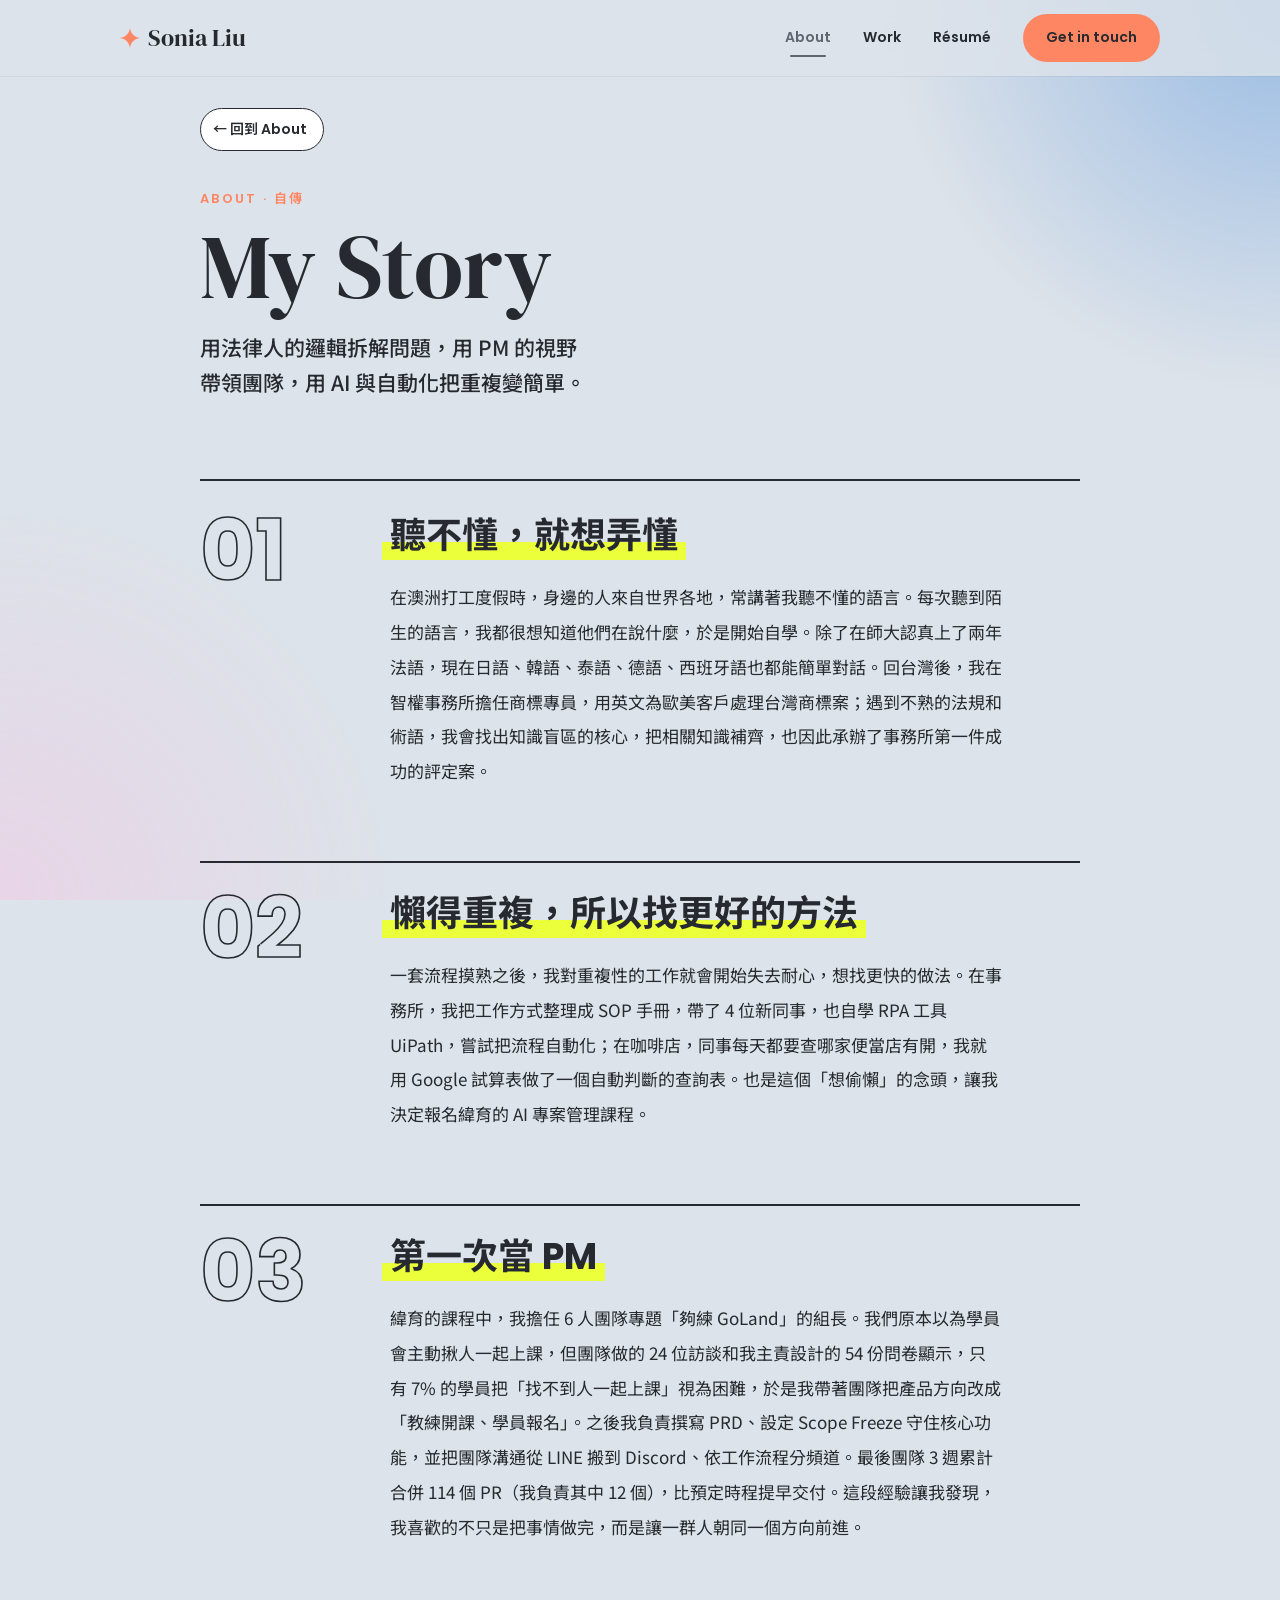
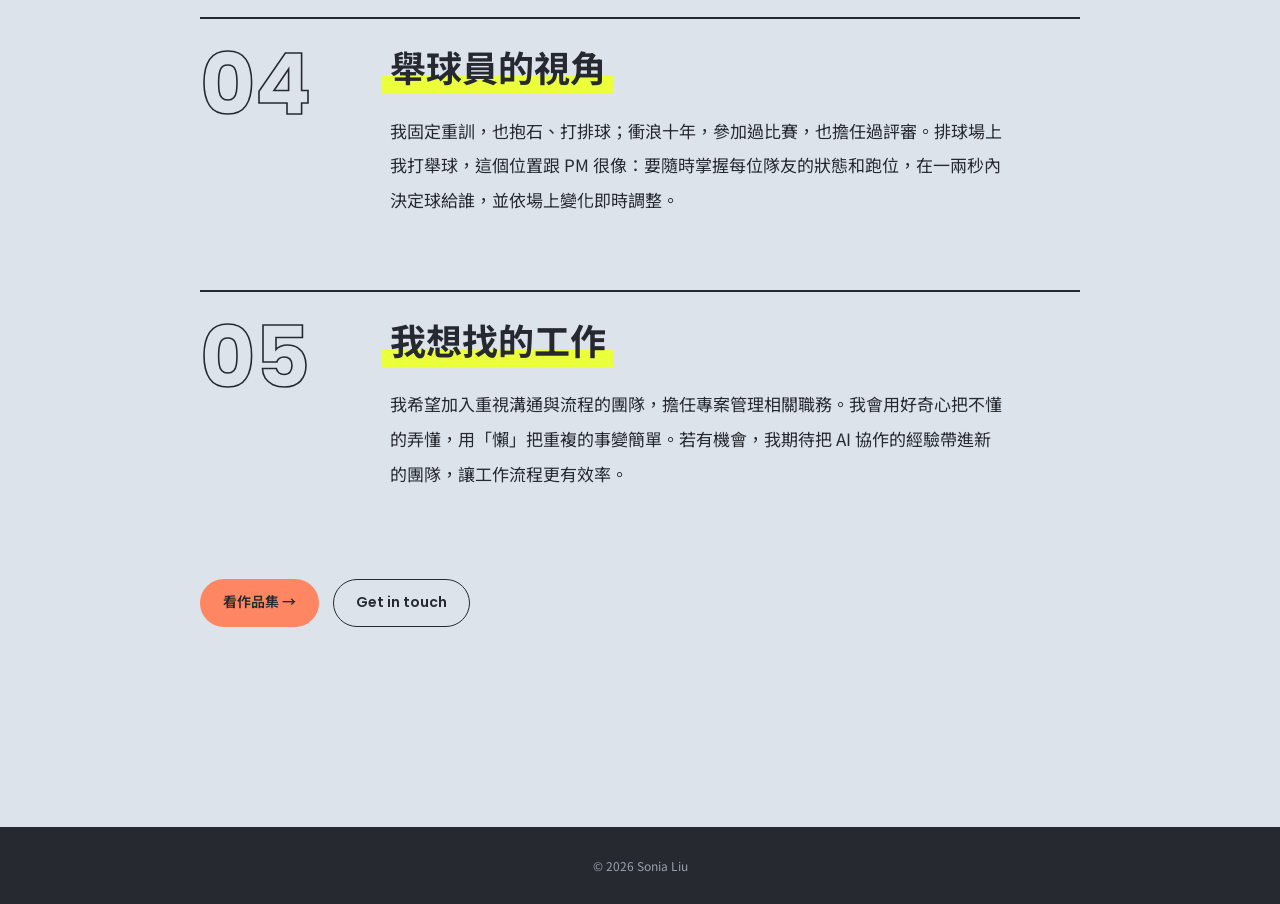
<file: about.html>
<!doctype html>
<html lang="zh-Hant">
<head>
<meta charset="utf-8">
<meta name="viewport" content="width=device-width, initial-scale=1, viewport-fit=cover">
<title>自傳｜Sonia Liu</title>
<link rel="icon" type="image/svg+xml" href="favicon.svg">
<link rel="icon" type="image/png" sizes="32x32" href="favicon-32.png">
<link rel="alternate icon" href="favicon.ico">
<link rel="apple-touch-icon" href="apple-touch-icon.png">
<meta name="description" content="劉敏雯（Sonia Liu）的自傳：聽不懂，就想弄懂；懶得重複，所以找更好的方法；第一次當 PM；舉球員的視角。">
<link rel="preconnect" href="https://fonts.googleapis.com">
<link rel="preconnect" href="https://fonts.gstatic.com" crossorigin>
<link rel="stylesheet" href="https://fonts.googleapis.com/css2?family=DM+Serif+Display&family=Poppins:wght@400;500;600;700&family=Noto+Sans+TC:wght@400;500;700&family=Noto+Serif+TC:wght@700&display=swap">
<style>
/* Layout: same shell as index (nav, mist bg, glows); long-read case study; Notion-style dash rail fixed on the right */
:root{
  color-scheme:light;
  --mist:#DDE3EA; --blue:#8DB4E2; --pink:#E9D3E6; --ink:#262A30; --muted:#5E6670; --white:#FFFFFF;
  --coral:#FF8662; --lime:#EBFF3A; --butter:#FFF1B8; --blush:#FAD6DE; --lavender:#E2DAF6; --powder:#CFE0F5; --line:#C6CED8;
  --display:"DM Serif Display", "Noto Serif TC", Georgia, serif;
  --ui:"Poppins", "Noto Sans TC", system-ui, sans-serif;
  --body:"Noto Sans TC", "PingFang TC", "Microsoft JhengHei", system-ui, sans-serif;
}
*{box-sizing:border-box}
html{scroll-behavior:smooth;scroll-padding-top:96px}
body{margin:0;background:var(--mist);color:var(--ink);font-family:var(--body);font-size:16px;line-height:1.8;overflow-x:hidden}
body::after{content:"";position:fixed;inset:0;z-index:-1;pointer-events:none;
  background:radial-gradient(560px 560px at 100% 0%, rgba(141,180,226,.85), rgba(141,180,226,0) 70%),
             radial-gradient(560px 560px at 0% 100%, rgba(233,211,230,.9), rgba(233,211,230,0) 70%)}
img{max-width:100%;display:block}
a{color:inherit}
:focus-visible{outline:3px solid var(--coral);outline-offset:3px;border-radius:6px}
.container{max-width:calc(1040px + 2*max(16px, env(safe-area-inset-left,0px)));margin:0 auto;padding-left:max(16px, env(safe-area-inset-left,0px));padding-right:max(16px, env(safe-area-inset-right,0px))}
.star{display:block;fill:currentColor}
.cjk{font-family:"Noto Serif TC",serif;font-size:.86em;margin-right:.12em}

/* nav */
body::before{content:"";position:fixed;inset:0 0 auto;height:env(safe-area-inset-top,0px);z-index:60;background:var(--mist)}
.nav{position:sticky;top:env(safe-area-inset-top,0px);z-index:50;background:color-mix(in srgb,var(--mist) 80%,transparent);backdrop-filter:blur(14px);-webkit-backdrop-filter:blur(14px);box-shadow:0 1px 0 rgba(38,42,48,.06)}
.nav .container{display:flex;align-items:center;justify-content:space-between;height:76px;gap:16px}
.logo{display:flex;align-items:center;gap:8px;font-family:var(--display);font-size:24px;text-decoration:none}
.logo .star{width:20px;height:20px;color:var(--coral)}
.links{display:flex;align-items:center;gap:32px;font-family:var(--ui);font-weight:600;font-size:14px}
.links a{text-decoration:none}
.links a.active{color:var(--muted);position:relative}
.links a.active::after{content:"";position:absolute;left:10%;right:10%;bottom:-6px;height:2px;border-radius:2px;background:var(--muted)}
.pill{display:inline-flex;align-items:center;gap:8px;border-radius:999px;font-family:var(--ui);font-weight:600;font-size:14px;padding:10px 22px;text-decoration:none;border:1.5px solid transparent;transition:transform .2s ease;background:none;color:inherit;cursor:pointer}
.pill:hover{transform:translateY(-2px)}
.pill.coral{background:var(--coral);color:var(--ink)}
.pill.dark{background:var(--ink);color:var(--white)}
.pill.ghost{border-color:var(--ink)}

/* hero */
.back{display:inline-flex;align-items:center;gap:8px;margin-top:32px;font-family:var(--ui);font-weight:600;font-size:14px;text-decoration:none;padding:8px 16px 8px 12px;border:1.5px solid var(--ink);border-radius:999px;background:var(--white)}
.back:hover{background:var(--ink);color:var(--white)}
.hero{padding-block:36px 40px}
.eyebrow{font-family:var(--ui);font-weight:600;font-size:13px;letter-spacing:.18em;text-transform:uppercase;color:var(--coral);margin:0}
.hero h1{font-family:var(--display);font-weight:400;font-size:clamp(44px,6.4vw,84px);line-height:1.05;margin:10px 0 16px;text-wrap:balance}
.lede{font-size:clamp(18px,1.8vw,21px);line-height:1.65;margin:0}
.meta{display:grid;grid-template-columns:repeat(4,minmax(0,1fr));gap:24px;margin-top:32px;padding-top:24px;border-top:1px solid var(--line)}
.meta dt{font-family:var(--ui);font-size:12px;font-weight:600;letter-spacing:.1em;text-transform:uppercase;color:var(--muted)}
.meta dd{margin:4px 0 0;font-size:15px;line-height:1.55}
.hero-actions{display:flex;flex-wrap:wrap;gap:10px;margin-top:28px}
.live{margin-top:36px;background:var(--white);border-radius:22px;box-shadow:0 18px 50px rgba(38,42,48,.12);overflow:hidden}
.live-bar{display:flex;align-items:center;gap:12px;padding:10px 14px;border-bottom:1px solid var(--mist)}
.live-bar .dots{display:flex;gap:6px}.live-bar .dots i{width:11px;height:11px;border-radius:50%;background:var(--line)}
.live-bar .dots i:nth-child(1){background:#FF8662}.live-bar .dots i:nth-child(2){background:#F2C94C}.live-bar .dots i:nth-child(3){background:#9BD27A}
.live-bar .url{flex:1;min-width:0;background:var(--mist);border-radius:999px;padding:4px 14px;font-family:var(--ui);font-size:12.5px;color:var(--muted);white-space:nowrap;overflow:hidden;text-overflow:ellipsis}
.seg{display:flex;background:var(--mist);border-radius:999px;padding:3px}
.seg button{font-family:var(--ui);font-size:12px;font-weight:600;border:0;background:none;border-radius:999px;padding:4px 12px;cursor:pointer;color:var(--muted)}
.seg button.on{background:var(--white);color:var(--ink);box-shadow:0 1px 3px rgba(0,0,0,.12)}
.live-bar a{font-family:var(--ui);font-size:12.5px;font-weight:600;text-decoration:none;white-space:nowrap}
.live-view{position:relative;background:var(--powder);aspect-ratio:16/10;max-height:78vh;display:flex;justify-content:center}
.live-view.mobile{aspect-ratio:auto;height:min(78vh,720px)}
.live-view iframe{width:100%;height:100%;border:0;background:var(--white);transition:width .3s ease}
.live-view.mobile iframe{width:390px;max-width:100%;border-left:1px solid var(--line);border-right:1px solid var(--line)}
.poster{position:absolute;inset:0;border:0;padding:0;cursor:pointer;background:none}
.poster img{width:100%;height:100%;object-fit:cover}
.poster span{position:absolute;left:50%;bottom:24px;transform:translateX(-50%);display:inline-flex;align-items:center;gap:8px;background:var(--ink);color:var(--white);font-family:var(--ui);font-weight:600;font-size:15px;border-radius:999px;padding:12px 24px;box-shadow:0 8px 24px rgba(0,0,0,.25);transition:transform .2s}
.poster:hover span{transform:translateX(-50%) scale(1.05)}
@media (max-width:640px){.live-bar .url,.seg{display:none}.live-view{aspect-ratio:auto;height:70vh}}

/* stats */
.stats{display:grid;grid-template-columns:repeat(3,minmax(0,1fr));gap:20px;margin-block:56px 24px}
.stat{background:var(--white);border-radius:20px;padding:22px 24px}
.stat b{display:block;font-family:var(--ui);font-weight:700;font-size:44px;line-height:1.05;font-variant-numeric:tabular-nums}
.stat span{display:block;margin-top:8px;font-size:14.5px;color:var(--muted);line-height:1.55}

/* body */
main.container{max-width:calc(880px + 2*max(16px, env(safe-area-inset-left,0px)))}
article{padding-bottom:80px}
article section{padding-top:64px}
article section:first-child{padding-top:32px}
.num{font-family:var(--ui);font-weight:600;font-size:13px;color:var(--coral);letter-spacing:.08em}
article h2{font-family:var(--display);font-weight:400;font-size:clamp(30px,3.4vw,40px);line-height:1.2;margin:6px 0 18px;text-wrap:balance}
article h3{font-family:var(--ui);font-weight:600;font-size:17px;margin:28px 0 10px}
article p{margin:0 0 16px}
.callout{background:var(--butter);border-radius:18px;padding:22px 26px;margin:22px 0}
.callout .big{font-family:var(--ui);font-weight:700;font-size:56px;line-height:1;margin:0 0 6px}
.callout p{margin:0}
.bars{display:grid;gap:12px;margin:18px 0 8px;max-width:560px}
.bar{display:grid;grid-template-columns:150px minmax(0,1fr) 44px;gap:12px;align-items:center;font-size:14.5px}
.bar i{display:block;height:12px;border-radius:999px;background:var(--white);overflow:hidden}
.bar i::before{content:"";display:block;height:100%;width:var(--v);background:var(--blue);border-radius:999px}
.bar.hl i::before{background:var(--coral)}
.bar em{font-style:normal;font-family:var(--ui);font-weight:600;font-variant-numeric:tabular-nums;text-align:right}
.src{font-size:12.5px;color:var(--muted);margin-top:6px}
.cards{display:grid;grid-template-columns:repeat(2,minmax(0,1fr));gap:16px;margin-top:8px}
.card{background:var(--white);border-radius:18px;padding:20px 22px}
.card h3{font-family:var(--ui);font-weight:600;font-size:16px;margin:0 0 6px;line-height:1.4}
.card p{margin:0;font-size:14.5px;line-height:1.7;color:#3D434B}
.tag{display:inline-block;font-family:var(--ui);font-size:11px;font-weight:600;letter-spacing:.06em;background:var(--lime);border-radius:6px;padding:2px 8px;margin-bottom:8px}
.role{width:100%;border-collapse:collapse;background:var(--white);border-radius:18px;overflow:hidden;font-size:14.5px}
.role th,.role td{text-align:left;padding:12px 18px;border-bottom:1px solid var(--mist);vertical-align:top}
.role th{font-family:var(--ui);font-size:12px;letter-spacing:.08em;color:var(--muted);font-weight:600}
.role td:first-child{font-weight:700;white-space:nowrap}
.role tr:last-child td{border-bottom:0}
.table-wrap{overflow-x:auto;border-radius:18px}
.note{font-size:14px;color:var(--muted);margin-top:12px}
.flow{display:flex;flex-wrap:wrap;gap:8px;align-items:center;margin:14px 0;font-family:var(--ui);font-size:13.5px;font-weight:600}
.flow span{background:var(--white);border-radius:999px;padding:6px 14px}
.flow i{font-style:normal;color:var(--coral)}

/* PRD preview */
.prd{background:var(--white);border-radius:20px;padding:22px 22px 14px}
.prd-head{display:flex;justify-content:space-between;align-items:flex-end;gap:16px;flex-wrap:wrap;padding:0 4px 18px}
.prd-frame{display:block;width:100%;height:min(78vh,720px);border:0;border-radius:14px;background:#F2F7FC}
.prd .ver{display:inline-block;font-family:var(--ui);font-size:12px;font-weight:600;background:var(--lime);border-radius:999px;padding:3px 12px}
.prd b.t{display:block;font-family:var(--display);font-weight:400;font-size:26px;line-height:1.2;margin:10px 0 6px}
.prd ol{list-style:none;margin:0;padding:0;columns:2;column-gap:24px;font-size:14px}
.prd li{padding:4px 0;break-inside:avoid;display:flex;gap:8px}
.prd li span{color:var(--coral);font-family:var(--ui);font-weight:600;min-width:2.2em}
details.embed{background:var(--white);border-radius:16px;margin-top:12px}
details.embed>summary{cursor:pointer;list-style:none;padding:14px 20px;font-family:var(--ui);font-weight:600;font-size:14px;display:flex;gap:10px;align-items:center}
details.embed>summary::-webkit-details-marker{display:none}
details.embed>summary::before{content:"▸";color:var(--coral);transition:transform .2s}
details.embed[open]>summary::before{transform:rotate(90deg)}
details.embed .bd{padding:0 12px 12px}
details.embed iframe{width:100%;height:min(78vh,760px);border:0;border-radius:12px;background:#fff}

/* slides carousel */
.deck{background:var(--white);border-radius:20px;padding:14px}
.stage{position:relative;aspect-ratio:16/9;border-radius:12px;overflow:hidden;background:var(--powder)}
.stage img{width:100%;height:100%;object-fit:cover}
.nav-btn{position:absolute;top:50%;transform:translateY(-50%);width:44px;height:44px;margin:0;padding:0;border-radius:50%;border:1.5px solid var(--ink);background:rgba(255,255,255,.92);color:var(--ink);cursor:pointer;display:grid;place-items:center;box-shadow:0 2px 10px rgba(38,42,48,.15)}
.nav-btn svg{width:20px;height:20px}
.nav-btn.go-prev{left:12px}.nav-btn.go-next{right:12px}
.nav-btn:hover{background:var(--ink);color:var(--white)}
.bar2{display:flex;flex-wrap:wrap;align-items:center;justify-content:space-between;gap:10px;margin:12px 2px 10px}
.count{font-family:var(--ui);font-size:13px;font-weight:600;color:var(--muted);font-variant-numeric:tabular-nums}
.parts{display:flex;flex-wrap:wrap;gap:6px}
.parts button{font-family:var(--ui);font-size:12.5px;font-weight:600;border:1.5px solid var(--line);background:var(--white);color:var(--muted);border-radius:999px;padding:3px 12px;cursor:pointer}
.parts button.on{background:var(--ink);border-color:var(--ink);color:var(--white)}
.thumbs{display:flex;gap:8px;overflow-x:auto;scroll-snap-type:x mandatory;padding:2px 2px 8px}
.thumbs button{flex:0 0 104px;aspect-ratio:16/9;border:2px solid transparent;border-radius:6px;padding:0;overflow:hidden;cursor:pointer;scroll-snap-align:start;background:var(--powder);opacity:.6}
.thumbs button.on{border-color:var(--coral);opacity:1}
.thumbs img{width:100%;height:100%;object-fit:cover}

/* video + knowledge base */
.vids{display:grid;grid-template-columns:minmax(0,2.2fr) minmax(0,1fr);gap:16px;align-items:start}
.vid{position:relative;border-radius:18px;overflow:hidden;background:var(--ink)}
.vid.wide{aspect-ratio:16/9}.vid.tall{aspect-ratio:9/16}
.vid img{width:100%;height:100%;object-fit:cover;opacity:.55}
.vid .lb{position:absolute;inset:auto 12px 12px 12px;color:#fff;font-family:var(--ui);font-size:13.5px;font-weight:600;display:flex;justify-content:space-between;gap:8px;align-items:end}
.vid .soon{background:var(--lime);color:var(--ink);border-radius:999px;padding:2px 10px;font-size:12px;white-space:nowrap}
.vid iframe{position:absolute;inset:0;width:100%;height:100%;border:0}
.kbs{display:grid;grid-template-columns:repeat(3,minmax(0,1fr));gap:16px}
.kb{background:var(--white);border-radius:18px;overflow:hidden}
.kb .ph{aspect-ratio:16/10;background:linear-gradient(135deg,var(--white),var(--powder));display:grid;place-items:center;color:var(--muted);font-family:var(--ui);font-size:13px}
.kb .tx{padding:12px 18px 16px}
.kb b{display:block;font-family:var(--ui);font-weight:600;font-size:15px}
.kb span{display:block;font-size:13.5px;color:var(--muted);line-height:1.6;margin-top:2px}

/* screens */
.shots{display:grid;grid-template-columns:repeat(2,minmax(0,1fr));gap:16px}
.shot{margin:0;aspect-ratio:16/10;max-width:100%;border-radius:16px;background:linear-gradient(135deg,var(--white),var(--powder));position:relative;display:grid;place-items:center;color:var(--muted);font-family:var(--ui);font-size:14px;font-weight:500}
.shot figcaption{position:absolute;left:14px;bottom:12px;font-size:12.5px}

.reflect{list-style:none;padding:0;margin:0;display:grid;gap:14px;counter-reset:r}
.reflect li{background:var(--white);border-radius:18px;padding:18px 22px 18px 54px;position:relative}
.reflect li::before{content:counter(r);counter-increment:r;position:absolute;left:20px;top:17px;width:24px;height:24px;border-radius:50%;background:var(--coral);color:var(--ink);font-family:var(--ui);font-weight:700;font-size:13px;display:grid;place-items:center}
.reflect b{display:block;margin-bottom:4px}
.next{display:flex;justify-content:space-between;gap:16px;flex-wrap:wrap;border-top:1px solid var(--line);margin-top:64px;padding-top:28px}
footer{background:var(--ink);color:#9AA1AB;text-align:center;font-size:12px;padding-block:28px}

/* Notion-style dash rail: one dash per heading (long = section, short = sub-heading); hover shows the outline */
.rail{position:fixed;right:max(18px,env(safe-area-inset-right,0px));top:50%;transform:translateY(-50%);z-index:40;display:flex;align-items:center}
.rail .dashes{list-style:none;margin:0;padding:10px 0 10px 16px;display:grid;gap:9px;justify-items:end}
.rail .dashes i{display:block;height:3px;width:20px;border-radius:3px;background:#B4C0CD;transition:background .2s,width .2s}
.rail .dashes i.sub{width:12px}
.rail .dashes i.on{background:var(--ink);width:26px}
.rail .dashes i.sub.on{width:16px}
.rail .panel{position:absolute;right:calc(100% - 4px);top:50%;transform:translate(8px,-50%);opacity:0;pointer-events:none;transition:opacity .18s,transform .18s;
  background:var(--white);border-radius:14px;box-shadow:0 12px 36px rgba(38,42,48,.16);padding:10px 8px;width:220px;max-height:76vh;overflow:auto}
.rail:hover .panel,.rail:focus-within .panel{opacity:1;pointer-events:auto;transform:translate(0,-50%)}
.panel a{display:block;text-decoration:none;font-size:13px;line-height:1.4;padding:6px 10px;border-radius:8px;color:var(--muted)}
.panel a.sub{padding-left:22px;font-size:12.5px}
.panel a:hover{background:var(--mist);color:var(--ink)}
.panel a.on{color:var(--ink);font-weight:700}

@media (max-width:1180px){ .rail{display:none} }
@media (max-width:900px){ .meta{grid-template-columns:repeat(2,minmax(0,1fr))} .prd{grid-template-columns:1fr} }
@media (max-width:640px){
  .links a:not(.pill){display:none}
  .stats,.cards,.shots,.kbs,.vids{grid-template-columns:1fr}
  .vid.tall{max-width:300px}
  .prd ol{columns:1}
  .bar{grid-template-columns:110px minmax(0,1fr) 40px;font-size:13.5px}
  .stat b{font-size:38px}
  .nav-btn{width:36px;height:36px;font-size:16px}
}
@media (prefers-reduced-motion:reduce){html{scroll-behavior:auto}*{transition:none!important}}
/* tool icons in meta */
.tools-ic{display:flex;flex-wrap:wrap;gap:8px;margin-top:6px}
.tools-ic li{list-style:none;position:relative}
.tools-ic{padding:0;margin-bottom:0}
.tools-ic img{width:34px;height:34px;object-fit:contain;display:block}
.tools-ic span{position:absolute;bottom:-26px;left:50%;transform:translateX(-50%);white-space:nowrap;font-family:var(--ui);font-size:11px;background:var(--ink);color:var(--white);padding:1px 7px;border-radius:6px;opacity:0;pointer-events:none;transition:opacity .15s;z-index:3}
.tools-ic li:hover span{opacity:1}
.pill.soon{border:1.5px dashed var(--muted);color:var(--muted);cursor:default}
.pill.soon:hover{transform:none}
.pill.soon small{font-size:11px;background:var(--lime);color:var(--ink);border-radius:999px;padding:1px 8px}

/* part headers (match the deck's four stages) */
/* chapter heading: big outline numeral + large serif title with a lime highlight, ruled off from the content above */
.part{margin-top:136px;padding-top:30px;border-top:2px solid var(--ink);color:var(--ink);display:grid;grid-template-columns:auto minmax(0,1fr);column-gap:32px;row-gap:6px;align-items:end}
.part:first-child{margin-top:56px}
.part b{grid-row:1/3;font-family:var(--ui);font-weight:700;font-size:clamp(92px,13vw,156px);line-height:.82;letter-spacing:-.03em;color:transparent;-webkit-text-stroke:2px var(--ink)}
.part h2{margin:0;justify-self:start;font-family:var(--display);font-weight:400;font-size:clamp(42px,5.8vw,70px);line-height:1.15;color:var(--ink);background:linear-gradient(transparent 60%,var(--lime) 60%);padding:0 10px;margin-left:-10px}
.part p{margin:0;color:var(--muted);font-size:17px;align-self:start}
article section h3.sh{font-family:var(--display);font-weight:400;font-size:clamp(26px,2.8vw,32px);line-height:1.25;margin:4px 0 16px}
.eb{font-family:var(--ui);font-weight:600;font-size:12.5px;letter-spacing:.1em;color:var(--coral);margin:0}
article section{padding-top:56px}
.two{display:grid;grid-template-columns:repeat(2,minmax(0,1fr));gap:16px}
.three{display:grid;grid-template-columns:repeat(3,minmax(0,1fr));gap:16px}
.four{display:grid;grid-template-columns:repeat(4,minmax(0,1fr));gap:14px}
.box{background:var(--white);border-radius:18px;padding:20px 22px}
.box h4{font-family:var(--ui);font-weight:600;font-size:16px;margin:0 0 6px;line-height:1.4}
.box p{margin:0;font-size:14.5px;line-height:1.7;color:#3D434B}
.chips{display:flex;flex-wrap:wrap;gap:6px;margin-top:12px}
.chips span{font-size:12.5px;font-weight:500;border:1.5px solid var(--line);border-radius:999px;padding:2px 12px}
.side{display:inline-block;font-family:var(--ui);font-size:12px;font-weight:600;background:var(--lime);border-radius:6px;padding:2px 10px;margin-bottom:10px}
.bignum{display:grid;gap:10px;margin-top:12px}
.bignum div{display:grid;grid-template-columns:86px 1fr;gap:10px;align-items:baseline}
.bignum b{font-family:var(--ui);font-weight:700;font-size:28px;line-height:1.1;font-variant-numeric:tabular-nums}
.bignum span{font-size:13.5px;color:var(--muted);line-height:1.5}
.quote{margin-top:14px;padding-top:12px;border-top:1px solid var(--mist);font-size:14px;color:var(--muted)}
.insight{display:inline-block;margin-top:12px;background:var(--ink);color:var(--white);border-radius:10px;padding:6px 14px;font-size:13.5px;font-weight:600}
.matrix{display:grid;grid-template-columns:repeat(2,minmax(0,1fr));gap:10px}
.matrix .box{padding:14px 18px}
.matrix .me{background:var(--ink);color:var(--white)}
.matrix .me p{color:#D6DAE0}
.matrix small{display:block;font-family:var(--ui);font-size:11.5px;font-weight:600;color:var(--muted);margin-bottom:4px}
.matrix .me small{color:var(--lime)}
.steps{list-style:none;padding:0;margin:0;display:grid;grid-template-columns:repeat(4,minmax(0,1fr));gap:12px;counter-reset:st}
.steps li{background:var(--white);border-radius:18px;padding:18px;counter-increment:st}
.steps li::before{content:"0" counter(st);display:block;font-family:var(--ui);font-weight:700;font-size:22px;color:var(--coral)}
.steps b{display:block;font-family:var(--ui);font-weight:600;font-size:15.5px;margin:2px 0 4px}
.steps span{font-size:13.5px;color:var(--muted);line-height:1.6}
.ba{display:grid;grid-template-columns:repeat(2,minmax(0,1fr));gap:16px}
.ba .box b{font-family:var(--ui);font-weight:700;font-size:36px;line-height:1.1}
.ba .box b i{font-style:normal;color:var(--muted);font-weight:500;font-size:22px}
.timeline{display:grid;grid-template-columns:repeat(6,minmax(0,1fr));gap:8px}
.timeline div{background:var(--white);border-radius:14px;padding:12px 12px 14px;border-top:4px solid var(--blue)}
.timeline div:last-child{border-top-color:var(--coral)}
.timeline b{display:block;font-family:var(--ui);font-weight:600;font-size:14px;line-height:1.35}
.timeline em{display:block;font-style:normal;font-family:var(--ui);font-size:11.5px;color:var(--muted);margin:2px 0 6px}
.timeline span{display:block;font-size:12.5px;line-height:1.5;color:#3D434B}
.progress{display:flex;height:34px;border-radius:10px;overflow:hidden;font-family:var(--ui);font-weight:700;font-size:13px;margin:10px 0 8px}
.progress span{display:grid;place-items:center}
.ai{width:100%;border-collapse:separate;border-spacing:6px;font-size:13.5px;table-layout:fixed}
.ai th{font-family:var(--ui);font-size:13px;font-weight:600;color:var(--muted);text-align:center;padding:4px}
.ai th small{display:block;font-weight:400;font-size:11.5px}
.ai td{background:var(--white);border-radius:12px;padding:10px;text-align:center;line-height:1.5;vertical-align:top}
.ai td b{display:block;font-family:var(--ui);font-weight:600}
.ai td span{color:var(--muted);font-size:12.5px}
.ai td.lab{background:var(--blue);color:var(--white);font-family:var(--ui);font-weight:700;font-size:18px;vertical-align:middle;width:56px}
.ai tr.human td.lab{background:var(--lime);color:var(--ink)}
.gitflow{display:flex;flex-wrap:wrap;gap:6px;align-items:center;font-family:var(--ui);font-size:13px;font-weight:600;margin:6px 0 16px}
.gitflow span{background:var(--white);border-radius:999px;padding:6px 14px}
.gitflow span:last-child{background:var(--ink);color:var(--white)}
.gitflow i{font-style:normal;color:var(--coral)}
.role tr.me td{background:#FFFBE3}
.role td .lead{font-family:var(--ui);font-size:11px;font-weight:600;background:var(--lime);border-radius:6px;padding:1px 8px;margin-left:6px;white-space:nowrap}
.src{font-size:12.5px;color:var(--muted);margin-top:8px}
.live-note{font-size:12.5px;color:var(--muted);padding:8px 16px;margin:0;border-top:1px solid var(--mist)}
@media (max-width:900px){.four,.steps{grid-template-columns:repeat(2,minmax(0,1fr))}.timeline{grid-template-columns:repeat(3,minmax(0,1fr))}.three{grid-template-columns:1fr}}
@media (max-width:640px){.two,.ba,.matrix{grid-template-columns:1fr}.timeline{grid-template-columns:repeat(2,minmax(0,1fr))}.part{grid-template-columns:1fr;margin-top:96px}.part b{grid-row:auto;font-size:84px;margin-bottom:6px}.part p{font-size:15px}.ai{font-size:12px;border-spacing:3px}.ai td span{display:none}}
</style>
<style>
.bio-hero{padding-block:36px 8px}
.bio-hero h1{font-family:var(--display);font-weight:400;font-size:clamp(48px,7vw,96px);line-height:1.02;margin:10px 0 18px}
.bio-hero .lede{max-width:34em;font-weight:500;text-wrap:balance}
.chap{display:grid;grid-template-columns:150px minmax(0,1fr);gap:8px 40px;margin-top:72px;padding-top:28px;border-top:2px solid var(--ink)}
.chap .no{font-family:var(--ui);font-weight:700;font-size:clamp(56px,7vw,84px);line-height:.9;color:transparent;-webkit-text-stroke:1.6px var(--ink)}
.chap h2{grid-column:2;font-family:var(--ui);font-weight:700;font-size:clamp(26px,3vw,36px);line-height:1.3;margin:0 0 12px;display:inline-block;justify-self:start;background:linear-gradient(transparent 62%,var(--lime) 62%);padding:0 8px;margin-left:-8px}
.chap p{grid-column:2;margin:0;max-width:36em;font-size:17px;line-height:2.05}
.chap .no{grid-row:1/3}
.bio-end{display:flex;flex-wrap:wrap;gap:14px;margin:88px 0 120px}
@media (max-width:720px){.chap{grid-template-columns:1fr;margin-top:56px}.chap .no,.chap h2,.chap p{grid-column:1}.chap .no{grid-row:auto;font-size:56px}.chap p{font-size:16px}}
</style>
</head>
<body>
<svg width="0" height="0" style="position:absolute" aria-hidden="true"><symbol id="star" viewBox="0 0 24 24"><path d="M12 0c.9 6.6 5.4 11.1 12 12-6.6.9-11.1 5.4-12 12-.9-6.6-5.4-11.1-12-12C6.6 11.1 11.1 6.6 12 0z"/></symbol></svg>

<header class="nav">
  <div class="container">
    <a class="logo" href="index.html#home"><svg class="star"><use href="#star"/></svg>Sonia Liu</a>
    <nav class="links" aria-label="主選單">
      <a href="index.html#about" class="active">About</a>
      <a href="index.html#work">Work</a>
      <a href="index.html#resume-start">Résumé</a>
      <a class="pill coral" href="index.html#contact">Get in touch</a>
    </nav>
  </div>
</header>

<main class="container">
  <a class="back" href="index.html#about">← 回到 About</a>

  <section class="bio-hero" aria-labelledby="title">
    <p class="eyebrow">About · 自傳</p>
    <h1 id="title">My Story</h1>
    <p class="lede">用法律人的邏輯拆解問題，用 PM 的視野帶領團隊，用 AI 與自動化把重複變簡單。</p>
  </section>

  <article>
    <section class="chap"><span class="no">01</span><h2>聽不懂，就想弄懂</h2>
      <p>在澳洲打工度假時，身邊的人來自世界各地，常講著我聽不懂的語言。每次聽到陌生的語言，我都很想知道他們在說什麼，於是開始自學。除了在師大認真上了兩年法語，現在日語、韓語、泰語、德語、西班牙語也都能簡單對話。回台灣後，我在智權事務所擔任商標專員，用英文為歐美客戶處理台灣商標案；遇到不熟的法規和術語，我會找出知識盲區的核心，把相關知識補齊，也因此承辦了事務所第一件成功的評定案。</p></section>

    <section class="chap"><span class="no">02</span><h2>懶得重複，所以找更好的方法</h2>
      <p>一套流程摸熟之後，我對重複性的工作就會開始失去耐心，想找更快的做法。在事務所，我把工作方式整理成 SOP 手冊，帶了 4 位新同事，也自學 RPA 工具 UiPath，嘗試把流程自動化；在咖啡店，同事每天都要查哪家便當店有開，我就用 Google 試算表做了一個自動判斷的查詢表。也是這個「想偷懶」的念頭，讓我決定報名緯育的 AI 專案管理課程。</p></section>

    <section class="chap"><span class="no">03</span><h2>第一次當 PM</h2>
      <p>緯育的課程中，我擔任 6 人團隊專題「夠練 GoLand」的組長。我們原本以為學員會主動揪人一起上課，但團隊做的 24 位訪談和我主責設計的 54 份問卷顯示，只有 7% 的學員把「找不到人一起上課」視為困難，於是我帶著團隊把產品方向改成「教練開課、學員報名」。之後我負責撰寫 PRD、設定 Scope Freeze 守住核心功能，並把團隊溝通從 LINE 搬到 Discord、依工作流程分頻道。最後團隊 3 週累計合併 114 個 PR（我負責其中 12 個），比預定時程提早交付。這段經驗讓我發現，我喜歡的不只是把事情做完，而是讓一群人朝同一個方向前進。</p></section>

    <section class="chap"><span class="no">04</span><h2>舉球員的視角</h2>
      <p>我固定重訓，也抱石、打排球；衝浪十年，參加過比賽，也擔任過評審。排球場上我打舉球，這個位置跟 PM 很像：要隨時掌握每位隊友的狀態和跑位，在一兩秒內決定球給誰，並依場上變化即時調整。</p></section>

    <section class="chap"><span class="no">05</span><h2>我想找的工作</h2>
      <p>我希望加入重視溝通與流程的團隊，擔任專案管理相關職務。我會用好奇心把不懂的弄懂，用「懶」把重複的事變簡單。若有機會，我期待把 AI 協作的經驗帶進新的團隊，讓工作流程更有效率。</p></section>

    <div class="bio-end">
      <a class="pill coral" href="index.html#work">看作品集 →</a>
      <a class="pill ghost" href="index.html#contact">Get in touch</a>
    </div>
  </article>
</main>
<footer>© 2026 Sonia Liu</footer>
</body>
</html>
</file>
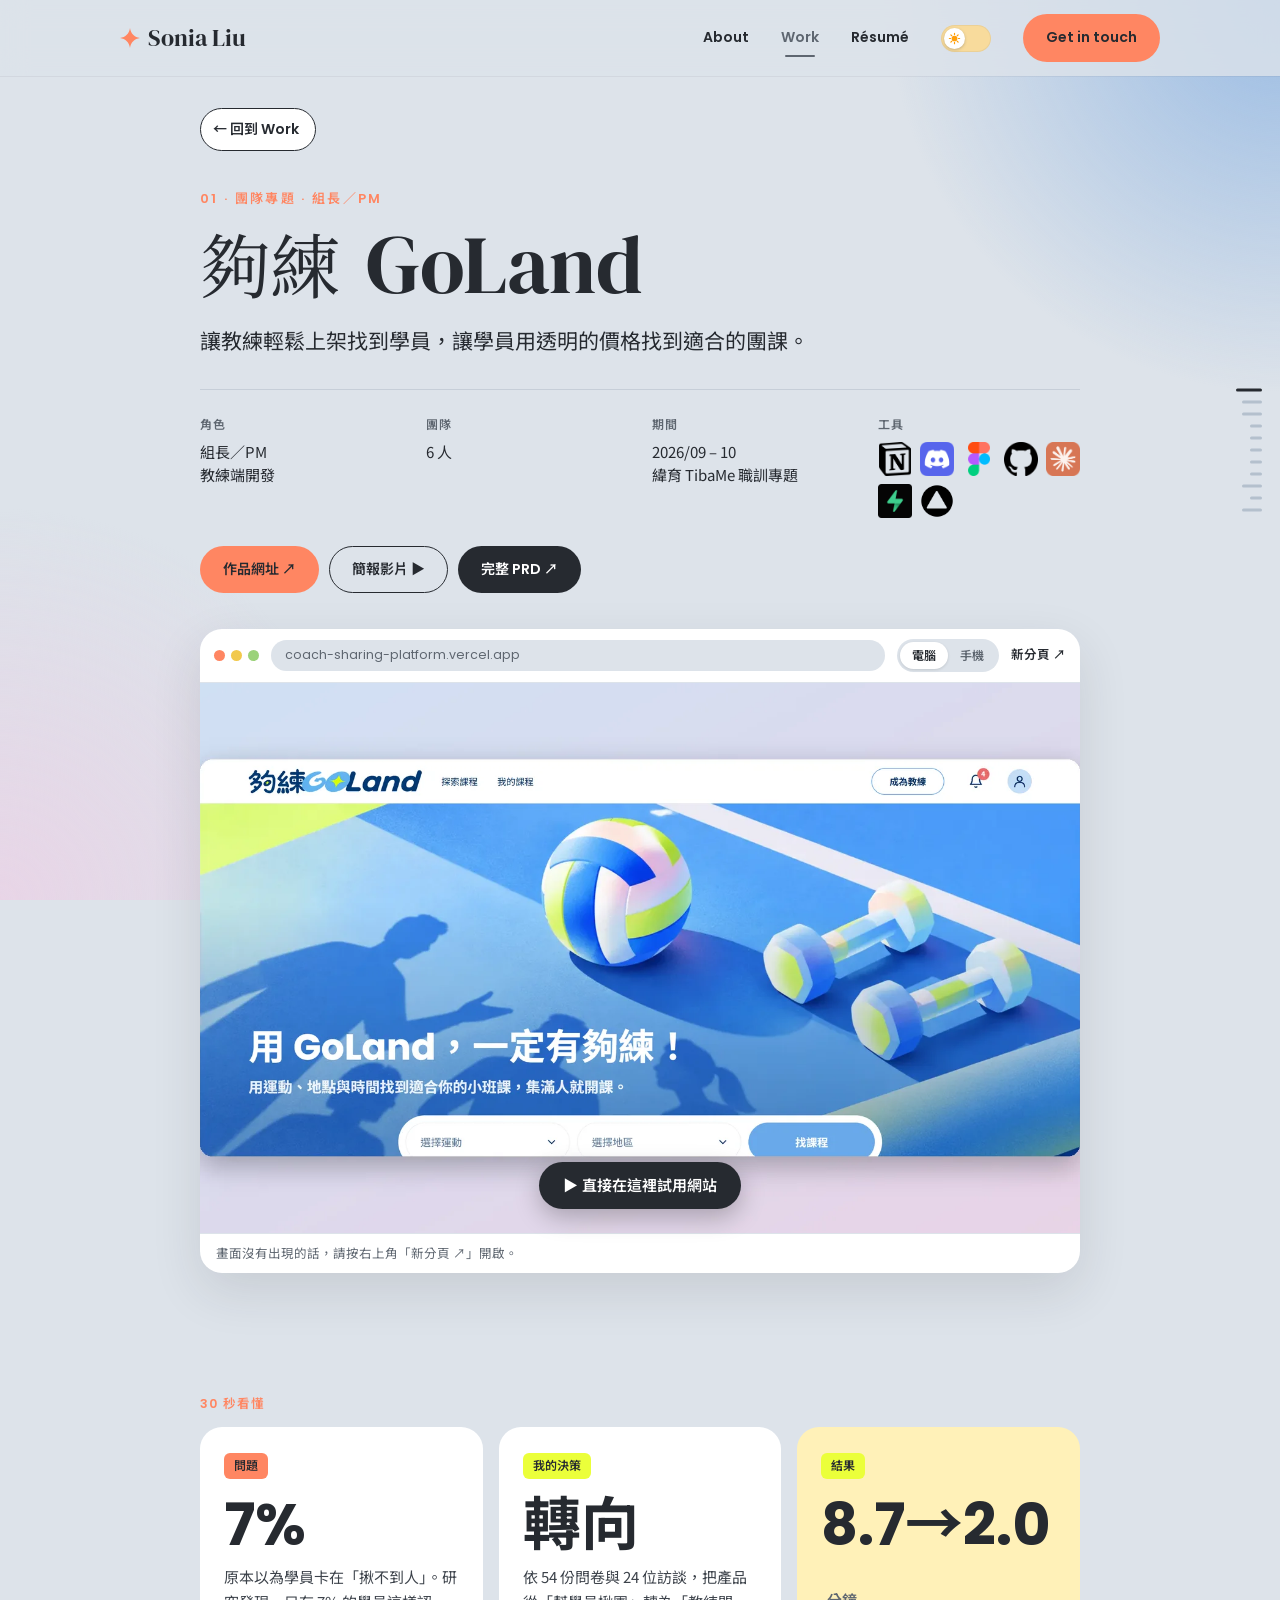
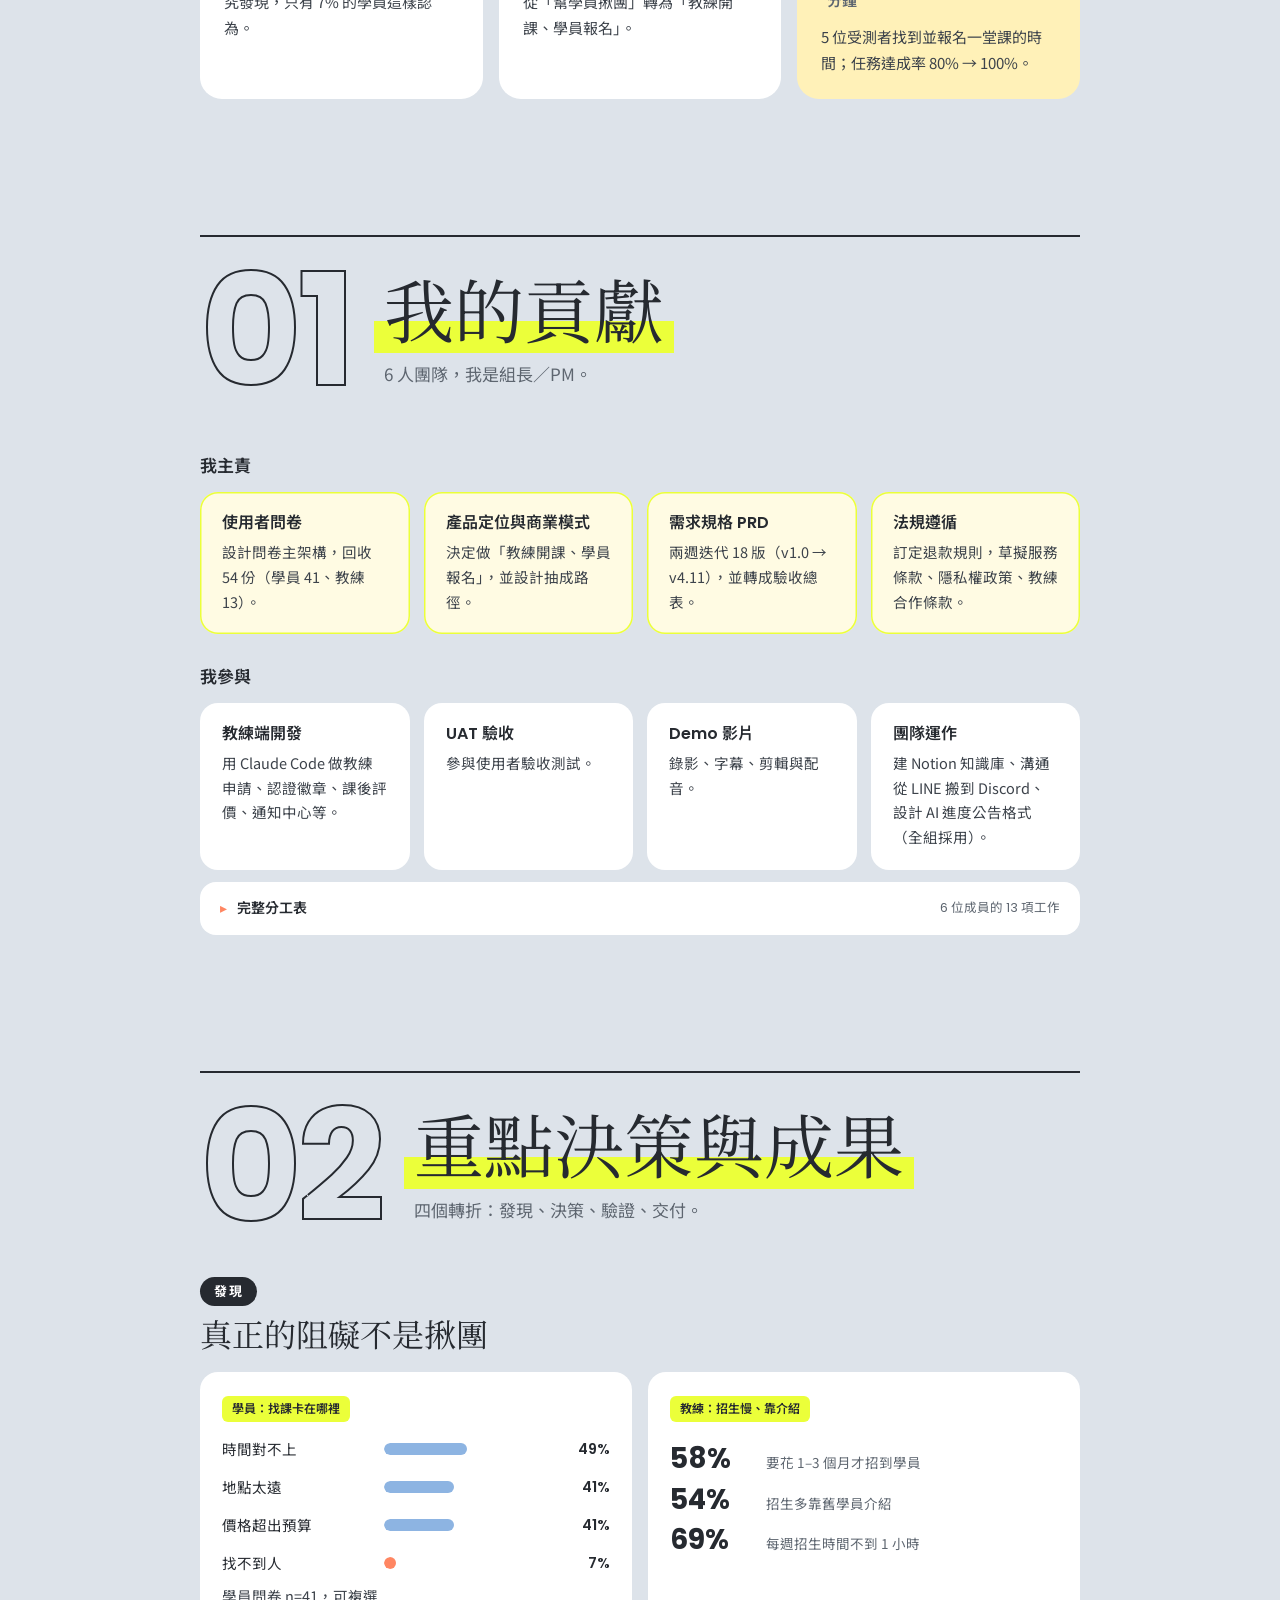
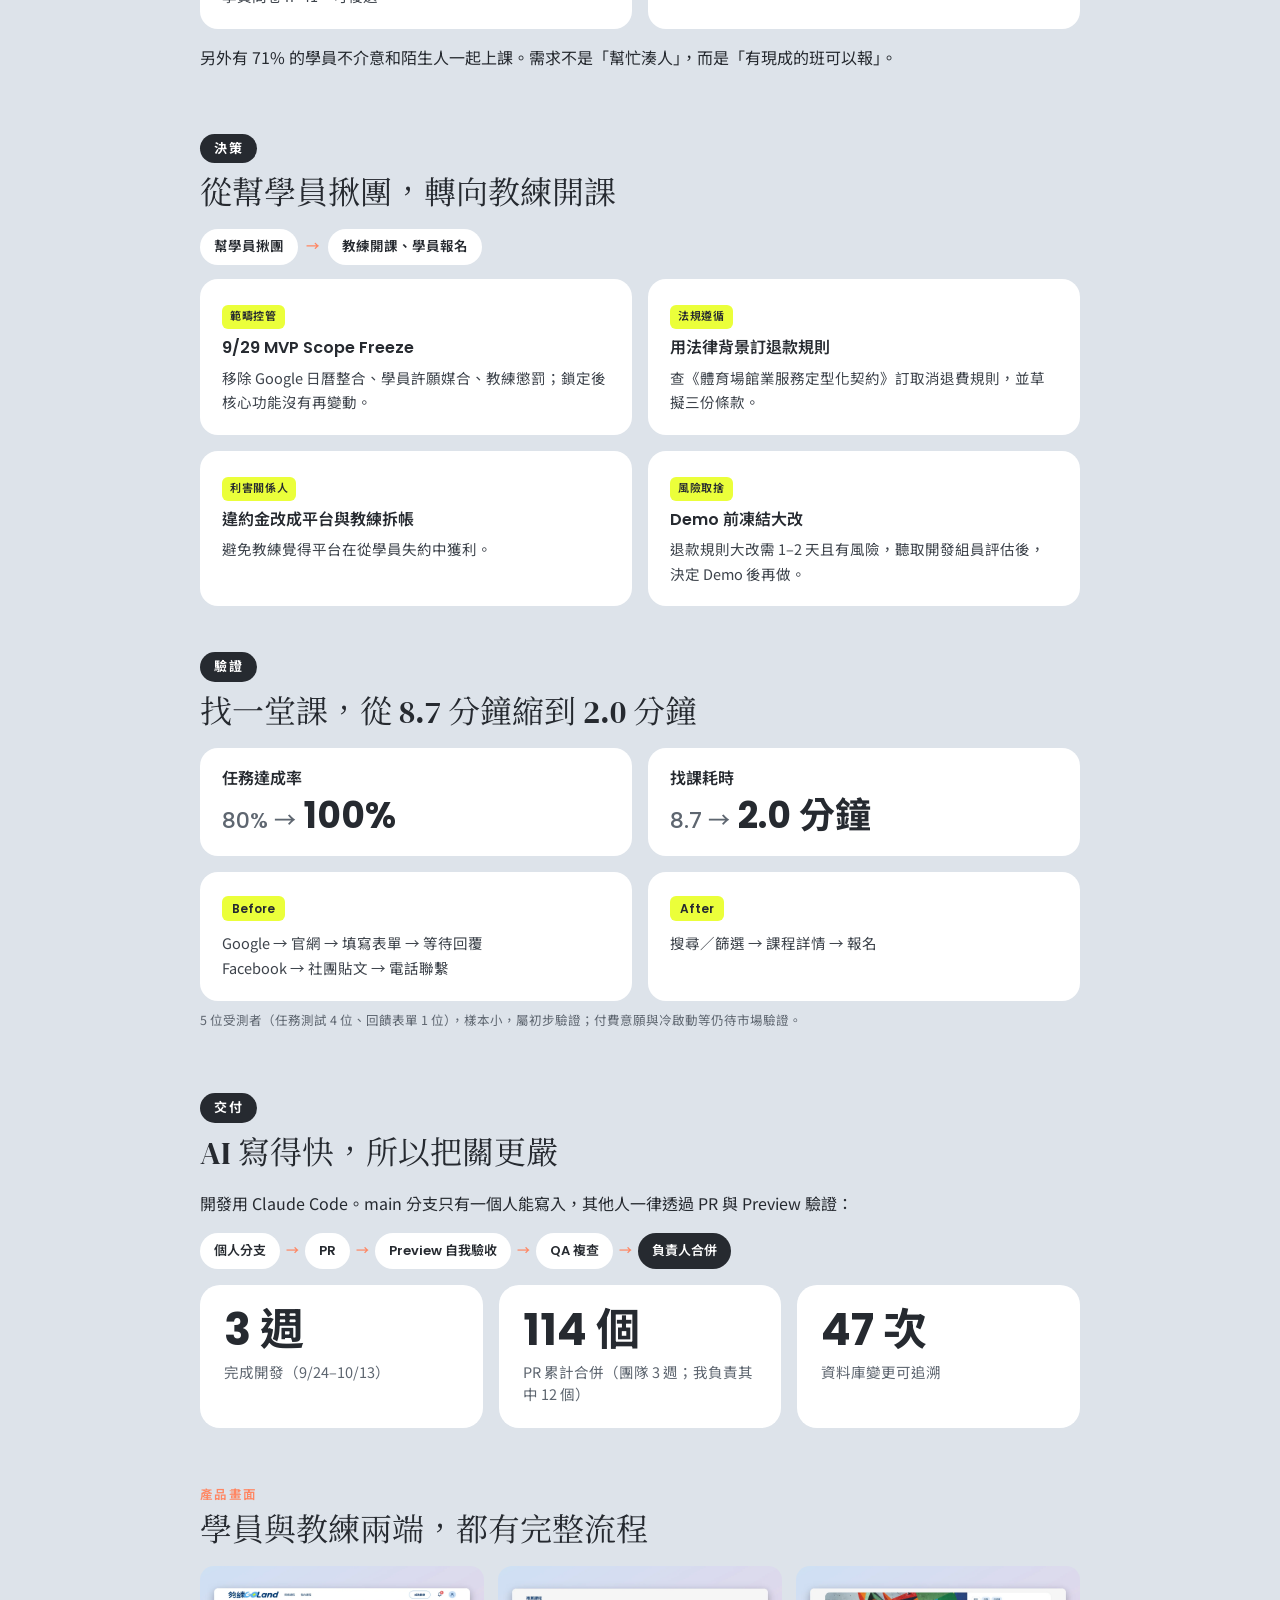
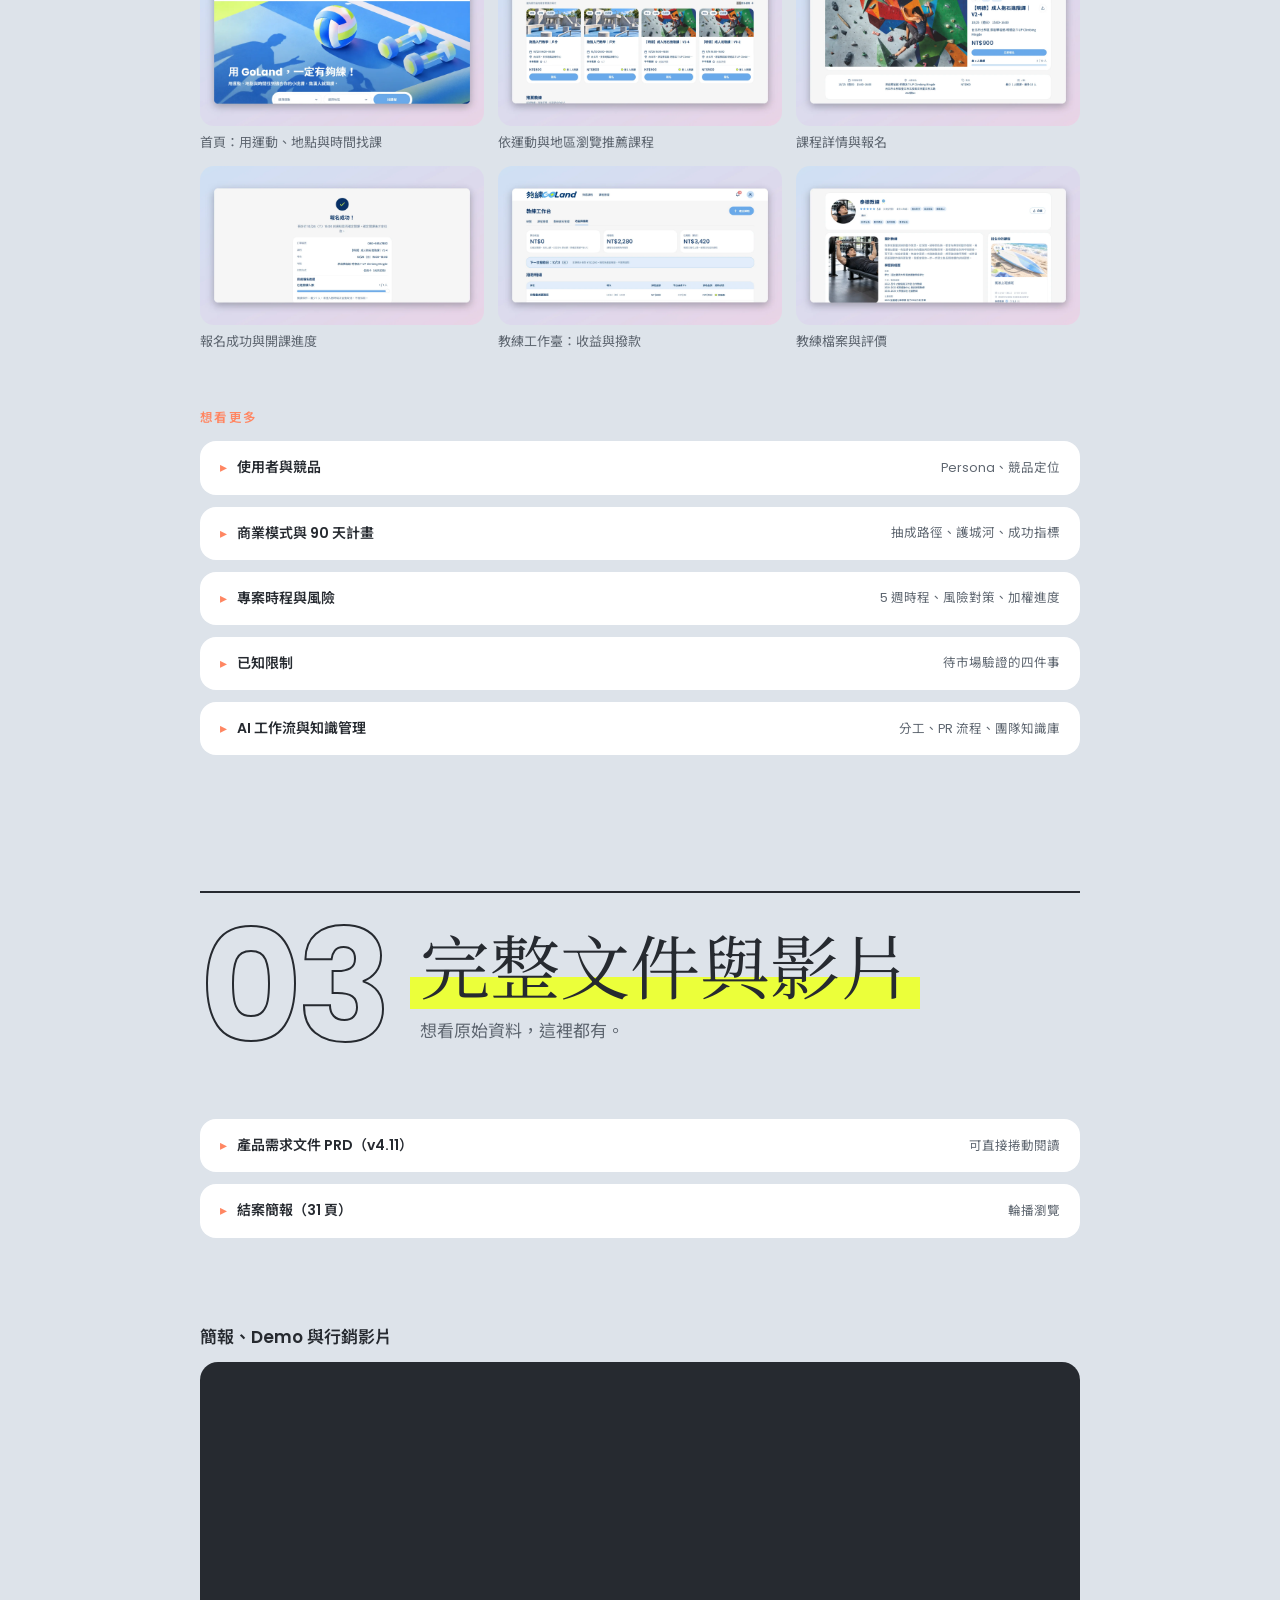
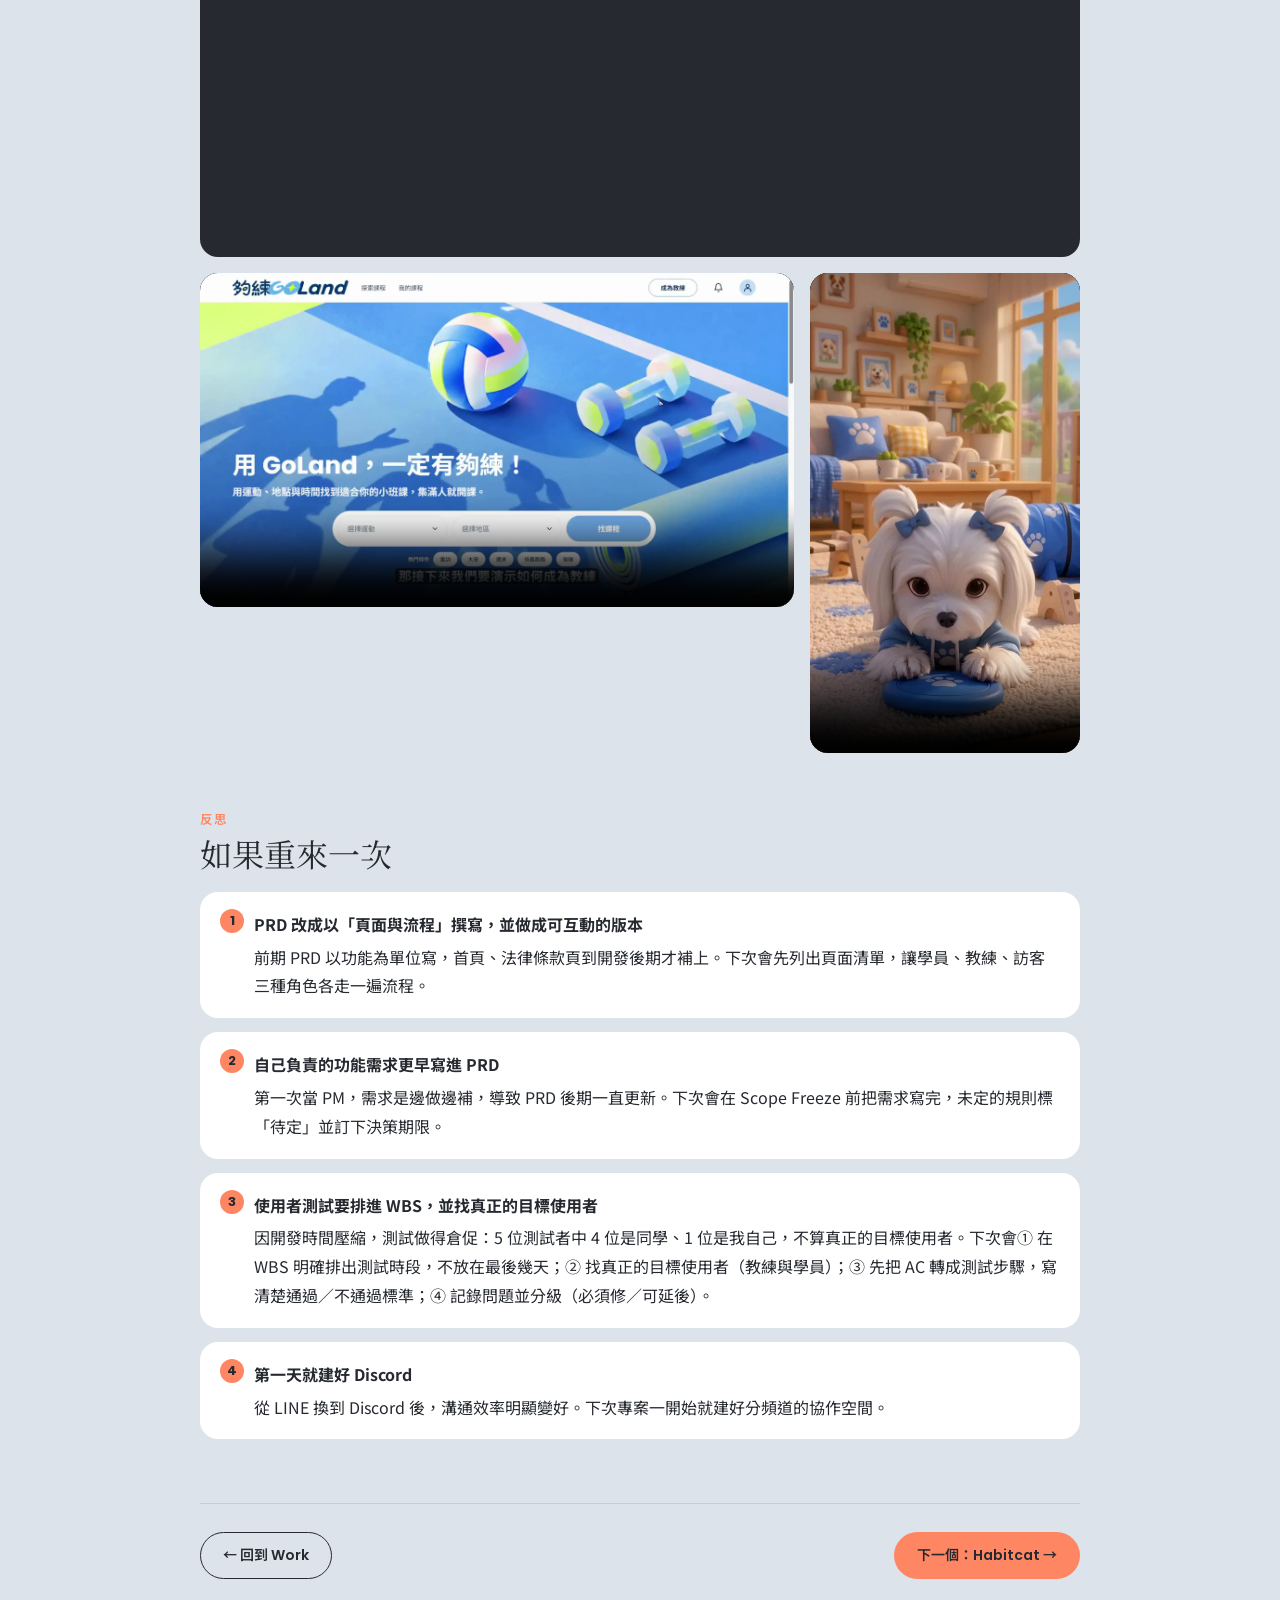
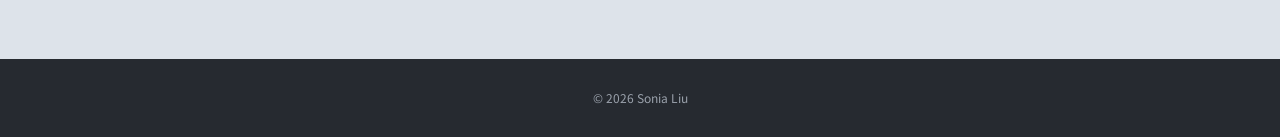
<file: work-1.html>
<!doctype html>
<html lang="zh-Hant">
<head>
<meta charset="utf-8">
<meta name="viewport" content="width=device-width, initial-scale=1, viewport-fit=cover">
<title>夠練 GoLand｜Sonia Liu</title>
<link rel="icon" type="image/svg+xml" href="favicon.svg">
<link rel="icon" type="image/png" sizes="32x32" href="favicon-32.png">
<link rel="alternate icon" href="favicon.ico">
<link rel="apple-touch-icon" href="apple-touch-icon.png">
<meta name="description" content="夠練 GoLand 案例：6 人團隊專題，Sonia 擔任組長／PM。從 54 份問卷與 24 位訪談，帶團隊轉向「教練開課、學員報名」。">
<link rel="preconnect" href="https://fonts.googleapis.com">
<link rel="preconnect" href="https://fonts.gstatic.com" crossorigin>
<link rel="stylesheet" href="https://fonts.googleapis.com/css2?family=DM+Serif+Display&family=Poppins:wght@400;500;600;700&family=Noto+Sans+TC:wght@400;500;700&family=Noto+Serif+TC:wght@700&display=swap">
<style>
/* Layout: same shell as index (nav, mist bg, glows); long-read case study; Notion-style dash rail fixed on the right */
:root{
  color-scheme:light;
  --mist:#DDE3EA; --blue:#8DB4E2; --pink:#E9D3E6; --ink:#262A30; --muted:#5E6670; --white:#FFFFFF;
  --coral:#FF8662; --lime:#EBFF3A; --butter:#FFF1B8; --blush:#FAD6DE; --lavender:#E2DAF6; --powder:#CFE0F5; --line:#C6CED8;
  --display:"DM Serif Display", "Noto Serif TC", Georgia, serif;
  --ui:"Poppins", "Noto Sans TC", system-ui, sans-serif;
  --body:"Noto Sans TC", "PingFang TC", "Microsoft JhengHei", system-ui, sans-serif;
}
*{box-sizing:border-box}
html{scroll-behavior:smooth;scroll-padding-top:96px}
body{margin:0;background:var(--mist);color:var(--ink);font-family:var(--body);font-size:16px;line-height:1.8;overflow-x:hidden}
body::after{content:"";position:fixed;inset:0;z-index:-1;pointer-events:none;
  background:radial-gradient(560px 560px at 100% 0%, rgba(141,180,226,.85), rgba(141,180,226,0) 70%),
             radial-gradient(560px 560px at 0% 100%, rgba(233,211,230,.9), rgba(233,211,230,0) 70%)}
img{max-width:100%;display:block}
a{color:inherit}
:focus-visible{outline:3px solid var(--coral);outline-offset:3px;border-radius:6px}
.container{max-width:calc(1040px + 2*max(16px, env(safe-area-inset-left,0px)));margin:0 auto;padding-left:max(16px, env(safe-area-inset-left,0px));padding-right:max(16px, env(safe-area-inset-right,0px))}
.star{display:block;fill:currentColor}
.cjk{font-family:"Noto Serif TC",serif;font-size:.86em;margin-right:.12em}

/* nav */
body::before{content:"";position:fixed;inset:0 0 auto;height:env(safe-area-inset-top,0px);z-index:60;background:var(--mist)}
.nav{position:sticky;top:env(safe-area-inset-top,0px);z-index:50;background:color-mix(in srgb,var(--mist) 80%,transparent);backdrop-filter:blur(14px);-webkit-backdrop-filter:blur(14px);box-shadow:0 1px 0 rgba(38,42,48,.06)}
.nav .container{display:flex;align-items:center;justify-content:space-between;height:76px;gap:16px}
.logo{display:flex;align-items:center;gap:8px;font-family:var(--display);font-size:24px;text-decoration:none}
.logo .star{width:20px;height:20px;color:var(--coral)}
.links{display:flex;align-items:center;gap:32px;font-family:var(--ui);font-weight:600;font-size:14px}
.links a{text-decoration:none}
.links a.active{color:var(--muted);position:relative}
.links a.active::after{content:"";position:absolute;left:10%;right:10%;bottom:-6px;height:2px;border-radius:2px;background:var(--muted)}
.pill{display:inline-flex;align-items:center;gap:8px;border-radius:999px;font-family:var(--ui);font-weight:600;font-size:14px;padding:10px 22px;text-decoration:none;border:1.5px solid transparent;transition:transform .2s ease;background:none;color:inherit;cursor:pointer}
.pill:hover{transform:translateY(-2px)}
.pill.coral{background:var(--coral);color:var(--ink)}
.pill.dark{background:var(--ink);color:var(--white)}
.pill.ghost{border-color:var(--ink)}

/* hero */
.back{display:inline-flex;align-items:center;gap:8px;margin-top:32px;font-family:var(--ui);font-weight:600;font-size:14px;text-decoration:none;padding:8px 16px 8px 12px;border:1.5px solid var(--ink);border-radius:999px;background:var(--white)}
.back:hover{background:var(--ink);color:var(--white)}
.hero{padding-block:36px 40px}
.eyebrow{font-family:var(--ui);font-weight:600;font-size:13px;letter-spacing:.18em;text-transform:uppercase;color:var(--coral);margin:0}
.hero h1{font-family:var(--display);font-weight:400;font-size:clamp(44px,6.4vw,84px);line-height:1.05;margin:10px 0 16px;text-wrap:balance}
.lede{font-size:clamp(18px,1.8vw,21px);line-height:1.65;margin:0}
.meta{display:grid;grid-template-columns:repeat(4,minmax(0,1fr));gap:24px;margin-top:32px;padding-top:24px;border-top:1px solid var(--line)}
.meta dt{font-family:var(--ui);font-size:12px;font-weight:600;letter-spacing:.1em;text-transform:uppercase;color:var(--muted)}
.meta dd{margin:4px 0 0;font-size:15px;line-height:1.55}
.hero-actions{display:flex;flex-wrap:wrap;gap:10px;margin-top:28px}
.live{margin-top:36px;background:var(--white);border-radius:22px;box-shadow:0 18px 50px rgba(38,42,48,.12);overflow:hidden}
.live-bar{display:flex;align-items:center;gap:12px;padding:10px 14px;border-bottom:1px solid var(--mist)}
.live-bar .dots{display:flex;gap:6px}.live-bar .dots i{width:11px;height:11px;border-radius:50%;background:var(--line)}
.live-bar .dots i:nth-child(1){background:#FF8662}.live-bar .dots i:nth-child(2){background:#F2C94C}.live-bar .dots i:nth-child(3){background:#9BD27A}
.live-bar .url{flex:1;min-width:0;background:var(--mist);border-radius:999px;padding:4px 14px;font-family:var(--ui);font-size:12.5px;color:var(--muted);white-space:nowrap;overflow:hidden;text-overflow:ellipsis}
.seg{display:flex;background:var(--mist);border-radius:999px;padding:3px}
.seg button{font-family:var(--ui);font-size:12px;font-weight:600;border:0;background:none;border-radius:999px;padding:4px 12px;cursor:pointer;color:var(--muted)}
.seg button.on{background:var(--white);color:var(--ink);box-shadow:0 1px 3px rgba(0,0,0,.12)}
.live-bar a{font-family:var(--ui);font-size:12.5px;font-weight:600;text-decoration:none;white-space:nowrap}
.live-view{position:relative;background:var(--powder);aspect-ratio:16/10;max-height:78vh;display:flex;justify-content:center}
.live-view.mobile{aspect-ratio:auto;height:min(78vh,720px)}
.live-view iframe{width:100%;height:100%;border:0;background:var(--white);transition:width .3s ease}
.live-view.mobile iframe{width:390px;max-width:100%;border-left:1px solid var(--line);border-right:1px solid var(--line)}
.poster{position:absolute;inset:0;border:0;padding:0;cursor:pointer;background:none}
.poster{background:linear-gradient(135deg,var(--powder),var(--pink))}.poster img{width:100%;height:100%;object-fit:cover}
.poster span{position:absolute;left:50%;bottom:24px;transform:translateX(-50%);display:inline-flex;align-items:center;gap:8px;background:var(--ink);color:var(--white);font-family:var(--ui);font-weight:600;font-size:15px;border-radius:999px;padding:12px 24px;box-shadow:0 8px 24px rgba(0,0,0,.25);transition:transform .2s}
.poster:hover span{transform:translateX(-50%) scale(1.05)}
@media (max-width:640px){.live-bar .url,.seg{display:none}.live-view{aspect-ratio:auto;height:70vh}}

/* stats */
.stats{display:grid;grid-template-columns:repeat(3,minmax(0,1fr));gap:20px;margin-block:56px 24px}
.stat{background:var(--white);border-radius:20px;padding:22px 24px}
.stat b{display:block;font-family:var(--ui);font-weight:700;font-size:44px;line-height:1.05;font-variant-numeric:tabular-nums}
.stat span{display:block;margin-top:8px;font-size:14.5px;color:var(--muted);line-height:1.55}

/* body */
main.container{max-width:calc(880px + 2*max(16px, env(safe-area-inset-left,0px)))}
article{padding-bottom:80px}
article section{padding-top:64px}
article section:first-child{padding-top:32px}
.num{font-family:var(--ui);font-weight:600;font-size:13px;color:var(--coral);letter-spacing:.08em}
article h2{font-family:var(--display);font-weight:400;font-size:clamp(30px,3.4vw,40px);line-height:1.2;margin:6px 0 18px;text-wrap:balance}
article h3{font-family:var(--ui);font-weight:600;font-size:17px;margin:28px 0 10px}
article p{margin:0 0 16px}
.callout{background:var(--butter);border-radius:18px;padding:22px 26px;margin:22px 0}
.callout .big{font-family:var(--ui);font-weight:700;font-size:56px;line-height:1;margin:0 0 6px}
.callout p{margin:0}
.bars{display:grid;gap:12px;margin:18px 0 8px;max-width:560px}
.bar{display:grid;grid-template-columns:150px minmax(0,1fr) 44px;gap:12px;align-items:center;font-size:14.5px}
.bar i{display:block;height:12px;border-radius:999px;background:var(--white);overflow:hidden}
.bar i::before{content:"";display:block;height:100%;width:var(--v);background:var(--blue);border-radius:999px}
.bar.hl i::before{background:var(--coral)}
.bar em{font-style:normal;font-family:var(--ui);font-weight:600;font-variant-numeric:tabular-nums;text-align:right}
.src{font-size:12.5px;color:var(--muted);margin-top:6px}
.cards{display:grid;grid-template-columns:repeat(2,minmax(0,1fr));gap:16px;margin-top:8px}
.card{background:var(--white);border-radius:18px;padding:20px 22px}
.card h3{font-family:var(--ui);font-weight:600;font-size:16px;margin:0 0 6px;line-height:1.4}
.card p{margin:0;font-size:14.5px;line-height:1.7;color:#3D434B}
.tag{display:inline-block;font-family:var(--ui);font-size:11px;font-weight:600;letter-spacing:.06em;background:var(--lime);border-radius:6px;padding:2px 8px;margin-bottom:8px}
.role{width:100%;border-collapse:collapse;background:var(--white);border-radius:18px;overflow:hidden;font-size:14.5px}
.role th,.role td{text-align:left;padding:12px 18px;border-bottom:1px solid var(--mist);vertical-align:top}
.role th{font-family:var(--ui);font-size:12px;letter-spacing:.08em;color:var(--muted);font-weight:600}
.role td:first-child{font-weight:700;white-space:nowrap}
.role tr:last-child td{border-bottom:0}
.table-wrap{overflow-x:auto;border-radius:18px}
.note{font-size:14px;color:var(--muted);margin-top:12px}
.flow{display:flex;flex-wrap:wrap;gap:8px;align-items:center;margin:14px 0;font-family:var(--ui);font-size:13.5px;font-weight:600}
.flow span{background:var(--white);border-radius:999px;padding:6px 14px}
.flow i{font-style:normal;color:var(--coral)}

/* PRD preview */
.prd{background:var(--white);border-radius:20px;padding:22px 22px 14px}
.prd-head{display:flex;justify-content:space-between;align-items:flex-end;gap:16px;flex-wrap:wrap;padding:0 4px 18px}
.prd-frame{display:block;width:100%;height:min(78vh,720px);border:0;border-radius:14px;background:#F2F7FC}
.prd .ver{display:inline-block;font-family:var(--ui);font-size:12px;font-weight:600;background:var(--lime);border-radius:999px;padding:3px 12px}
.prd b.t{display:block;font-family:var(--display);font-weight:400;font-size:26px;line-height:1.2;margin:10px 0 6px}
.prd ol{list-style:none;margin:0;padding:0;columns:2;column-gap:24px;font-size:14px}
.prd li{padding:4px 0;break-inside:avoid;display:flex;gap:8px}
.prd li span{color:var(--coral);font-family:var(--ui);font-weight:600;min-width:2.2em}
details.embed{background:var(--white);border-radius:16px;margin-top:12px}
details.embed>summary{cursor:pointer;list-style:none;padding:14px 20px;font-family:var(--ui);font-weight:600;font-size:14px;display:flex;gap:10px;align-items:center}
details.embed>summary::-webkit-details-marker{display:none}
details.embed>summary::before{content:"▸";color:var(--coral);transition:transform .2s}
details.embed[open]>summary::before{transform:rotate(90deg)}
details.embed .bd{padding:0 12px 12px}
details.embed iframe{width:100%;height:min(78vh,760px);border:0;border-radius:12px;background:#fff}

/* slides carousel */
.deck{background:var(--white);border-radius:20px;padding:14px}
.stage{position:relative;aspect-ratio:16/9;border-radius:12px;overflow:hidden;background:var(--powder)}
.stage img{width:100%;height:100%;object-fit:cover}
.nav-btn{position:absolute;top:50%;transform:translateY(-50%);width:44px;height:44px;margin:0;padding:0;border-radius:50%;border:1.5px solid var(--ink);background:rgba(255,255,255,.92);color:var(--ink);cursor:pointer;display:grid;place-items:center;box-shadow:0 2px 10px rgba(38,42,48,.15)}
.nav-btn svg{width:20px;height:20px}
.nav-btn.go-prev{left:12px}.nav-btn.go-next{right:12px}
.nav-btn:hover{background:var(--ink);color:var(--white)}
.bar2{display:flex;flex-wrap:wrap;align-items:center;justify-content:space-between;gap:10px;margin:12px 2px 10px}
.count{font-family:var(--ui);font-size:13px;font-weight:600;color:var(--muted);font-variant-numeric:tabular-nums}
.parts{display:flex;flex-wrap:wrap;gap:6px}
.parts button{font-family:var(--ui);font-size:12.5px;font-weight:600;border:1.5px solid var(--line);background:var(--white);color:var(--muted);border-radius:999px;padding:3px 12px;cursor:pointer}
.parts button.on{background:var(--ink);border-color:var(--ink);color:var(--white)}
.thumbs{display:flex;gap:8px;overflow-x:auto;scroll-snap-type:x mandatory;padding:2px 2px 8px}
.thumbs button{flex:0 0 104px;aspect-ratio:16/9;border:2px solid transparent;border-radius:6px;padding:0;overflow:hidden;cursor:pointer;scroll-snap-align:start;background:var(--powder);opacity:.6}
.thumbs button.on{border-color:var(--coral);opacity:1}
.thumbs img{width:100%;height:100%;object-fit:cover}

/* video + knowledge base */
.vids{display:grid;grid-template-columns:minmax(0,2.2fr) minmax(0,1fr);gap:16px;align-items:start}
.vid{position:relative;border-radius:18px;overflow:hidden;background:var(--ink)}
.vid.wide{aspect-ratio:16/9}.vid.tall{aspect-ratio:9/16}
.vid img{width:100%;height:100%;object-fit:cover;opacity:.55}
.vid .lb{position:absolute;inset:auto 12px 12px 12px;color:#fff;font-family:var(--ui);font-size:13.5px;font-weight:600;display:flex;justify-content:space-between;gap:8px;align-items:end}
.vid .soon{background:var(--lime);color:var(--ink);border-radius:999px;padding:2px 10px;font-size:12px;white-space:nowrap}
.vid iframe{position:absolute;inset:0;width:100%;height:100%;border:0}
.vid video{position:absolute;inset:0;width:100%;height:100%;object-fit:contain;background:#000}
.vid:has(video) .lb{display:none}
.kbs{display:grid;grid-template-columns:repeat(3,minmax(0,1fr));gap:16px}
.kb{background:var(--white);border-radius:18px;overflow:hidden}
.kb .ph{aspect-ratio:16/10;background:linear-gradient(135deg,var(--white),var(--powder));display:grid;place-items:center;color:var(--muted);font-family:var(--ui);font-size:13px}
.kb .tx{padding:12px 18px 16px}
.kb b{display:block;font-family:var(--ui);font-weight:600;font-size:15px}
.kb span{display:block;font-size:13.5px;color:var(--muted);line-height:1.6;margin-top:2px}

/* screens */
.shots{display:grid;grid-template-columns:repeat(2,minmax(0,1fr));gap:16px}
.shot{margin:0;aspect-ratio:16/10;max-width:100%;border-radius:16px;background:linear-gradient(135deg,var(--white),var(--powder));position:relative;display:grid;place-items:center;color:var(--muted);font-family:var(--ui);font-size:14px;font-weight:500}
.shot figcaption{position:absolute;left:14px;bottom:12px;font-size:12.5px}

.reflect{list-style:none;padding:0;margin:0;display:grid;gap:14px;counter-reset:r}
.reflect li{background:var(--white);border-radius:18px;padding:18px 22px 18px 54px;position:relative}
.reflect li::before{content:counter(r);counter-increment:r;position:absolute;left:20px;top:17px;width:24px;height:24px;border-radius:50%;background:var(--coral);color:var(--ink);font-family:var(--ui);font-weight:700;font-size:13px;display:grid;place-items:center}
.reflect b{display:block;margin-bottom:4px}
.next{display:flex;justify-content:space-between;gap:16px;flex-wrap:wrap;border-top:1px solid var(--line);margin-top:64px;padding-top:28px}
footer{background:var(--ink);color:#9AA1AB;text-align:center;font-size:12px;padding-block:28px}

/* Notion-style dash rail: one dash per heading (long = section, short = sub-heading); hover shows the outline */
.rail{position:fixed;right:max(18px,env(safe-area-inset-right,0px));top:50%;transform:translateY(-50%);z-index:40;display:flex;align-items:center}
.rail .dashes{list-style:none;margin:0;padding:10px 0 10px 16px;display:grid;gap:9px;justify-items:end}
.rail .dashes i{display:block;height:3px;width:20px;border-radius:3px;background:#B4C0CD;transition:background .2s,width .2s}
.rail .dashes i.sub{width:12px}
.rail .dashes i.on{background:var(--ink);width:26px}
.rail .dashes i.sub.on{width:16px}
.rail .panel{position:absolute;right:calc(100% - 4px);top:50%;transform:translate(8px,-50%);opacity:0;pointer-events:none;transition:opacity .18s,transform .18s;
  background:var(--white);border-radius:14px;box-shadow:0 12px 36px rgba(38,42,48,.16);padding:10px 8px;width:220px;max-height:76vh;overflow:auto}
.rail:hover .panel,.rail:focus-within .panel{opacity:1;pointer-events:auto;transform:translate(0,-50%)}
.panel a{display:block;text-decoration:none;font-size:13px;line-height:1.4;padding:6px 10px;border-radius:8px;color:var(--muted)}
.panel a.sub{padding-left:22px;font-size:12.5px}
.panel a:hover{background:var(--mist);color:var(--ink)}
.panel a.on{color:var(--ink);font-weight:700}

@media (max-width:1180px){ .rail{display:none} }
@media (max-width:900px){ .meta{grid-template-columns:repeat(2,minmax(0,1fr))} .prd{grid-template-columns:1fr} }
@media (max-width:640px){
  .links a:not(.pill){display:none}
  .stats,.cards,.shots,.kbs,.vids{grid-template-columns:1fr}
  .vid.tall{max-width:300px}
  .prd ol{columns:1}
  .bar{grid-template-columns:110px minmax(0,1fr) 40px;font-size:13.5px}
  .stat b{font-size:38px}
  .nav-btn{width:36px;height:36px;font-size:16px}
}
@media (prefers-reduced-motion:reduce){html{scroll-behavior:auto}*{transition:none!important}}
/* tool icons in meta */
.tools-ic{display:flex;flex-wrap:wrap;gap:8px;margin-top:6px}
.tools-ic li{list-style:none;position:relative}
.tools-ic{padding:0;margin-bottom:0}
.tools-ic img{width:34px;height:34px;object-fit:contain;display:block}
.tools-ic span{position:absolute;bottom:-26px;left:50%;transform:translateX(-50%);white-space:nowrap;font-family:var(--ui);font-size:11px;background:var(--ink);color:var(--white);padding:1px 7px;border-radius:6px;opacity:0;pointer-events:none;transition:opacity .15s;z-index:3}
.tools-ic li:hover span{opacity:1}
.pill.soon{border:1.5px dashed var(--muted);color:var(--muted);cursor:default}
.pill.soon:hover{transform:none}
.pill.soon small{font-size:11px;background:var(--lime);color:var(--ink);border-radius:999px;padding:1px 8px}

/* part headers (match the deck's four stages) */
/* chapter heading: big outline numeral + large serif title with a lime highlight, ruled off from the content above */
.part{margin-top:136px;padding-top:30px;border-top:2px solid var(--ink);color:var(--ink);display:grid;grid-template-columns:auto minmax(0,1fr);column-gap:32px;row-gap:6px;align-items:end}
.part:first-child{margin-top:56px}
.part b{grid-row:1/3;font-family:var(--ui);font-weight:700;font-size:clamp(92px,13vw,156px);line-height:.82;letter-spacing:-.03em;color:transparent;-webkit-text-stroke:2px var(--ink)}
.part h2{margin:0;justify-self:start;font-family:var(--display);font-weight:400;font-size:clamp(42px,5.8vw,70px);line-height:1.15;color:var(--ink);background:linear-gradient(transparent 60%,var(--lime) 60%);padding:0 10px;margin-left:-10px}
.part p{margin:0;color:var(--muted);font-size:17px;align-self:start}
article section h3.sh{font-family:var(--display);font-weight:400;font-size:clamp(26px,2.8vw,32px);line-height:1.25;margin:4px 0 16px}
.eb{font-family:var(--ui);font-weight:600;font-size:12.5px;letter-spacing:.1em;color:var(--coral);margin:0}
article section{padding-top:56px}
.two{display:grid;grid-template-columns:repeat(2,minmax(0,1fr));gap:16px}
.three{display:grid;grid-template-columns:repeat(3,minmax(0,1fr));gap:16px}
.four{display:grid;grid-template-columns:repeat(4,minmax(0,1fr));gap:14px}
.box{background:var(--white);border-radius:18px;padding:20px 22px}
.box h4{font-family:var(--ui);font-weight:600;font-size:16px;margin:0 0 6px;line-height:1.4}
.box p{margin:0;font-size:14.5px;line-height:1.7;color:#3D434B}
.chips{display:flex;flex-wrap:wrap;gap:6px;margin-top:12px}
.chips span{font-size:12.5px;font-weight:500;border:1.5px solid var(--line);border-radius:999px;padding:2px 12px}
.side{display:inline-block;font-family:var(--ui);font-size:12px;font-weight:600;background:var(--lime);border-radius:6px;padding:2px 10px;margin-bottom:10px}
.bignum{display:grid;gap:10px;margin-top:12px}
.bignum div{display:grid;grid-template-columns:86px 1fr;gap:10px;align-items:baseline}
.bignum b{font-family:var(--ui);font-weight:700;font-size:28px;line-height:1.1;font-variant-numeric:tabular-nums}
.bignum span{font-size:13.5px;color:var(--muted);line-height:1.5}
.quote{margin-top:14px;padding-top:12px;border-top:1px solid var(--mist);font-size:14px;color:var(--muted)}
.insight{display:inline-block;margin-top:12px;background:var(--ink);color:var(--white);border-radius:10px;padding:6px 14px;font-size:13.5px;font-weight:600}
.matrix{display:grid;grid-template-columns:repeat(2,minmax(0,1fr));gap:10px}
.matrix .box{padding:14px 18px}
.matrix .me{background:var(--ink);color:var(--white)}
.matrix .me p{color:#D6DAE0}
.matrix small{display:block;font-family:var(--ui);font-size:11.5px;font-weight:600;color:var(--muted);margin-bottom:4px}
.matrix .me small{color:var(--lime)}
.steps{list-style:none;padding:0;margin:0;display:grid;grid-template-columns:repeat(4,minmax(0,1fr));gap:12px;counter-reset:st}
.steps li{background:var(--white);border-radius:18px;padding:18px;counter-increment:st}
.steps li::before{content:"0" counter(st);display:block;font-family:var(--ui);font-weight:700;font-size:22px;color:var(--coral)}
.steps b{display:block;font-family:var(--ui);font-weight:600;font-size:15.5px;margin:2px 0 4px}
.steps span{font-size:13.5px;color:var(--muted);line-height:1.6}
.ba{display:grid;grid-template-columns:repeat(2,minmax(0,1fr));gap:16px}
.ba .box b{font-family:var(--ui);font-weight:700;font-size:36px;line-height:1.1}
.ba .box b i{font-style:normal;color:var(--muted);font-weight:500;font-size:22px}
.timeline{display:grid;grid-template-columns:repeat(6,minmax(0,1fr));gap:8px}
.timeline div{background:var(--white);border-radius:14px;padding:12px 12px 14px;border-top:4px solid var(--blue)}
.timeline div:last-child{border-top-color:var(--coral)}
.timeline b{display:block;font-family:var(--ui);font-weight:600;font-size:14px;line-height:1.35}
.timeline em{display:block;font-style:normal;font-family:var(--ui);font-size:11.5px;color:var(--muted);margin:2px 0 6px}
.timeline span{display:block;font-size:12.5px;line-height:1.5;color:#3D434B}
.progress{display:flex;height:34px;border-radius:10px;overflow:hidden;font-family:var(--ui);font-weight:700;font-size:13px;margin:10px 0 8px}
.progress span{display:grid;place-items:center}
.ai{width:100%;border-collapse:separate;border-spacing:6px;font-size:13.5px;table-layout:fixed}
.ai th{font-family:var(--ui);font-size:13px;font-weight:600;color:var(--muted);text-align:center;padding:4px}
.ai th small{display:block;font-weight:400;font-size:11.5px}
.ai td{background:var(--white);border-radius:12px;padding:10px;text-align:center;line-height:1.5;vertical-align:top}
.ai td b{display:block;font-family:var(--ui);font-weight:600}
.ai td span{color:var(--muted);font-size:12.5px}
.ai td.lab{background:var(--blue);color:var(--white);font-family:var(--ui);font-weight:700;font-size:18px;vertical-align:middle;width:56px}
.ai tr.human td.lab{background:var(--lime);color:var(--ink)}
.gitflow{display:flex;flex-wrap:wrap;gap:6px;align-items:center;font-family:var(--ui);font-size:13px;font-weight:600;margin:6px 0 16px}
.gitflow span{background:var(--white);border-radius:999px;padding:6px 14px}
.gitflow span:last-child{background:var(--ink);color:var(--white)}
.gitflow i{font-style:normal;color:var(--coral)}
.role tr.me td{background:#FFFBE3}
.role td .lead{font-family:var(--ui);font-size:11px;font-weight:600;background:var(--lime);border-radius:6px;padding:1px 8px;margin-left:6px;white-space:nowrap}
.src{font-size:12.5px;color:var(--muted);margin-top:8px}
.live-note{font-size:12.5px;color:var(--muted);padding:8px 16px;margin:0;border-top:1px solid var(--mist)}
@media (max-width:900px){.four,.steps{grid-template-columns:repeat(2,minmax(0,1fr))}.timeline{grid-template-columns:repeat(3,minmax(0,1fr))}.three{grid-template-columns:1fr}}
@media (max-width:640px){.two,.ba,.matrix{grid-template-columns:1fr}.timeline{grid-template-columns:repeat(2,minmax(0,1fr))}.part{grid-template-columns:1fr;margin-top:96px}.part b{grid-row:auto;font-size:84px;margin-bottom:6px}.part p{font-size:15px}.ai{font-size:12px;border-spacing:3px}.ai td span{display:none}}

/* restructure additions */
.glance{margin-block:48px 0}
.glance .eb{margin-bottom:12px}
.g3{display:grid;grid-template-columns:repeat(3,minmax(0,1fr));gap:16px}
.gc{background:var(--white);border-radius:22px;padding:22px 24px 24px;position:relative}
.gc .gn{display:block;font-family:var(--ui);font-weight:700;font-size:clamp(40px,4.6vw,58px);line-height:1.05;margin:6px 0 8px;font-variant-numeric:tabular-nums}
.gc .gn small{font-size:15px;font-weight:600;margin-left:6px;color:var(--muted)}
.gc p{margin:0;font-size:15px;line-height:1.7;color:#3D434B}
.gc:nth-child(1) .side{background:var(--coral)}
.gc:nth-child(3){background:var(--butter)}
.box.own{background:#FFFBE3;box-shadow:inset 0 0 0 1.5px var(--lime)}
.beat{padding-top:44px}
.beat .bn{display:inline-block;font-family:var(--ui);font-weight:700;font-size:13px;letter-spacing:.12em;background:var(--ink);color:var(--white);border-radius:999px;padding:3px 14px}
.beat h3.sh{margin-top:10px}
.more-wrap{padding-top:56px}
details.more{margin-top:12px}
details.more>summary small{font-weight:400;font-size:12.5px;color:var(--muted);margin-left:auto}
details.more .bd{padding:4px 20px 20px}
details.more .mini+.mini{margin-top:28px;padding-top:24px;border-top:1px solid var(--mist)}
details.more .mini .tag-eb{display:none}
@media (max-width:900px){.g3{grid-template-columns:1fr}}
.shotgrid{display:grid;grid-template-columns:repeat(3,minmax(0,1fr));gap:14px}
.shotgrid figure{margin:0}
.shotgrid img{width:100%;height:auto;border-radius:14px;background:var(--powder)}
.shotgrid figcaption{font-size:13px;color:var(--muted);margin-top:6px;line-height:1.5}
@media (max-width:900px){.shotgrid{grid-template-columns:repeat(2,minmax(0,1fr))}}
@media (max-width:520px){.shotgrid{grid-template-columns:1fr}}
</style>
<script>try{var t=localStorage.getItem("theme")||"light";document.documentElement.setAttribute("data-theme",t)}catch(e){}</script>
<link rel="stylesheet" href="assets/theme.css">
</head>
<body>
<svg width="0" height="0" style="position:absolute" aria-hidden="true"><symbol id="star" viewBox="0 0 24 24"><path d="M12 0c.9 6.6 5.4 11.1 12 12-6.6.9-11.1 5.4-12 12-.9-6.6-5.4-11.1-12-12C6.6 11.1 11.1 6.6 12 0z"/></symbol></svg>

<header class="nav">
  <div class="container">
    <a class="logo" href="index.html#home"><svg class="star"><use href="#star"/></svg>Sonia Liu</a>
    <nav class="links" aria-label="主選單">
      <a href="index.html#about">About</a>
      <a href="index.html#work" class="active">Work</a>
      <a href="index.html#resume-start">Résumé</a>
      <a class="pill coral" href="index.html#contact">Get in touch</a>
    </nav>
  </div>
</header>

<main class="container">
  <a class="back" href="index.html#work">← 回到 Work</a>

  <section class="hero" aria-labelledby="title">
    <p class="eyebrow">01 · 團隊專題 · 組長／PM</p>
    <h1 id="title"><span class="cjk">夠練</span> GoLand</h1>
    <p class="lede">讓教練輕鬆上架找到學員，讓學員用透明的價格找到適合的團課。</p>
    <dl class="meta">
      <div><dt>角色</dt><dd>組長／PM<br>教練端開發</dd></div>
      <div><dt>團隊</dt><dd>6 人</dd></div>
      <div><dt>期間</dt><dd>2026/09 – 10<br>緯育 TibaMe 職訓專題</dd></div>
      <div><dt>工具</dt><dd><ul class="tools-ic">
        <li><img src="assets/tools/notion.png" alt="Notion"><span>Notion</span></li>
        <li><img src="assets/tools/discord.png" alt="Discord"><span>Discord</span></li>
        <li><img src="assets/tools/figma.png" alt="Figma"><span>Figma</span></li>
        <li><img src="assets/tools/github.png" alt="GitHub"><span>GitHub</span></li>
        <li><img src="assets/tools/claude.png" alt="Claude Code"><span>Claude Code</span></li>
        <li><img src="assets/tools/supabase.png" alt="Supabase"><span>Supabase</span></li>
        <li><img src="assets/tools/vercel.png" alt="Vercel"><span>Vercel</span></li>
      </ul></dd></div>
    </dl>
    <div class="hero-actions">
      <a class="pill coral" href="https://coach-sharing-platform.vercel.app" target="_blank" rel="noopener">作品網址 ↗</a>
      <a class="pill ghost" id="talkVideo" href="#talk">簡報影片 ▶</a>
      <a class="pill dark" href="https://ocean50117.github.io/GoLand_PRD/" target="_blank" rel="noopener">完整 PRD ↗</a>
    </div>
    <div class="live" id="live">
      <div class="live-bar">
        <span class="dots" aria-hidden="true"><i></i><i></i><i></i></span>
        <span class="url">coach-sharing-platform.vercel.app</span>
        <div class="seg" role="group" aria-label="顯示尺寸"><button type="button" class="on" data-mode="desktop">電腦</button><button type="button" data-mode="mobile">手機</button></div>
        <a href="https://coach-sharing-platform.vercel.app" target="_blank" rel="noopener">新分頁 ↗</a>
      </div>
      <div class="live-view" id="liveView">
        <button class="poster" type="button" id="livePoster"><img src="assets/work/goland-01-home.webp" alt="夠練 GoLand 首頁" width="1600" height="900"><span>▶ 直接在這裡試用網站</span></button>
      </div>
      <p class="live-note">畫面沒有出現的話，請按右上角「新分頁 ↗」開啟。</p>
    </div>
  </section>

  <article>
  <section class="glance" id="glance" aria-label="30 秒看懂">
    <p class="eb" data-toc="1" data-label="30 秒看懂">30 秒看懂</p>
    <div class="g3">
      <div class="gc"><span class="side">問題</span><b class="gn">7%</b><p>原本以為學員卡在「揪不到人」。研究發現，只有 7% 的學員這樣認為。</p></div>
      <div class="gc"><span class="side">我的決策</span><b class="gn">轉向</b><p>依 54 份問卷與 24 位訪談，把產品從「幫學員揪團」轉為「教練開課、學員報名」。</p></div>
      <div class="gc"><span class="side">結果</span><b class="gn">8.7→2.0<small>分鐘</small></b><p>5 位受測者找到並報名一堂課的時間；任務達成率 80% → 100%。</p></div>
    </div>
  </section>

  <div class="part" id="p1" data-toc="1" data-label="01 我的貢獻"><b>01</b><h2>我的貢獻</h2><p>6 人團隊，我是組長／PM。</p></div>
  <section id="contrib">
    <h3 class="sub-h" style="margin-top:0">我主責</h3>
    <div class="four">
      <div class="box own"><h4>使用者問卷</h4><p>設計問卷主架構，回收 54 份（學員 41、教練 13）。</p></div>
      <div class="box own"><h4>產品定位與商業模式</h4><p>決定做「教練開課、學員報名」，並設計抽成路徑。</p></div>
      <div class="box own"><h4>需求規格 PRD</h4><p>兩週迭代 18 版（v1.0 → v4.11），並轉成驗收總表。</p></div>
      <div class="box own"><h4>法規遵循</h4><p>訂定退款規則，草擬服務條款、隱私權政策、教練合作條款。</p></div>
    </div>
    <h3 class="sub-h">我參與</h3>
    <div class="four">
      <div class="box"><h4>教練端開發</h4><p>用 Claude Code 做教練申請、認證徽章、課後評價、通知中心等。</p></div>
      <div class="box"><h4>UAT 驗收</h4><p>參與使用者驗收測試。</p></div>
      <div class="box"><h4>Demo 影片</h4><p>錄影、字幕、剪輯與配音。</p></div>
      <div class="box"><h4>團隊運作</h4><p>建 Notion 知識庫、溝通從 LINE 搬到 Discord、設計 AI 進度公告格式（全組採用）。</p></div>
    </div>
    <details class="embed more"><summary>完整分工表<small>6 位成員的 13 項工作</small></summary><div class="bd"><div class="table-wrap">
        <table class="role">
          <thead><tr><th>工作項目</th><th>主責</th><th>參與</th></tr></thead>
          <tbody>
            <tr><td>使用者研究與競品分析</td><td>陳諭柔</td><td>曹之沛</td></tr>
            <tr class="me"><td>使用者問卷設計</td><td>劉敏雯<span class="lead">我</span></td><td>梁晉瑜、林威志；訪談由全員分頭執行</td></tr>
            <tr class="me"><td>產品定位與商業模式</td><td>劉敏雯<span class="lead">我</span></td><td>梁晉瑜、陳諭柔（研究數據分析）</td></tr>
            <tr class="me"><td>需求規格與 PRD</td><td>劉敏雯<span class="lead">我</span></td><td>梁晉瑜、楊坊于（技術可行性）</td></tr>
            <tr><td>UX 設計</td><td>梁晉瑜</td><td>曹之沛</td></tr>
            <tr><td>UI 及品牌視覺設計</td><td>曹之沛</td><td>梁晉瑜</td></tr>
            <tr class="me"><td>AI 協作全端開發</td><td>楊坊于（架構與審核）</td><td>陳諭柔（學員端）、<b>劉敏雯（教練端）</b></td></tr>
            <tr><td>品質驗收 QA</td><td>梁晉瑜</td><td>開發者自我驗收</td></tr>
            <tr class="me"><td>使用者驗收測試（UAT）</td><td>陳諭柔</td><td><b>劉敏雯</b>、梁晉瑜</td></tr>
            <tr><td>行銷策略</td><td>林威志</td><td>—</td></tr>
            <tr class="me"><td>影片企劃</td><td>林威志</td><td><b>劉敏雯</b>（配音）</td></tr>
            <tr class="me"><td>Demo 錄製</td><td>梁晉瑜（流程腳本設計）</td><td><b>劉敏雯</b>（錄影／字幕／剪輯）、楊坊于（配音）</td></tr>
            <tr class="me"><td>法規遵循</td><td>劉敏雯<span class="lead">我</span></td><td>—</td></tr>
          </tbody>
        </table>
      </div></div></details>
  </section>

  <div class="part" id="p2" data-toc="1" data-label="02 重點決策與成果"><b>02</b><h2>重點決策與成果</h2><p>四個轉折：發現、決策、驗證、交付。</p></div>

  <section class="beat" id="b-find">
    <span class="bn">發現</span>
    <h3 class="sh" data-toc="2" data-label="發現">真正的阻礙不是揪團</h3>
    <div class="two">
      <div class="box">
        <span class="side">學員：找課卡在哪裡</span>
        <div class="bars" role="img" aria-label="找課困難：時間對不上 49%、地點太遠 41%、價格超出預算 41%、找不到人一起上課 7%" style="margin-top:4px">
          <div class="bar"><span>時間對不上</span><i style="--v:49%"></i><em>49%</em></div>
          <div class="bar"><span>地點太遠</span><i style="--v:41%"></i><em>41%</em></div>
          <div class="bar"><span>價格超出預算</span><i style="--v:41%"></i><em>41%</em></div>
          <div class="bar hl"><span>找不到人</span><i style="--v:7%"></i><em>7%</em></div>
        </div>
        <p class="src">學員問卷 n=41，可複選</p>
      </div>
      <div class="box">
        <span class="side">教練：招生慢、靠介紹</span>
        <div class="bignum">
          <div><b>58%</b><span>要花 1–3 個月才招到學員</span></div>
          <div><b>54%</b><span>招生多靠舊學員介紹</span></div>
          <div><b>69%</b><span>每週招生時間不到 1 小時</span></div>
        </div>
      </div>
    </div>
    <p style="margin-top:14px">另外有 71% 的學員不介意和陌生人一起上課。需求不是「幫忙湊人」，而是「有現成的班可以報」。</p>
  </section>

  <section class="beat" id="b-decide">
    <span class="bn">決策</span>
    <h3 class="sh" data-toc="2" data-label="決策">從幫學員揪團，轉向教練開課</h3>
    <div class="flow" aria-label="產品轉向"><span>幫學員揪團</span><i>→</i><span>教練開課、學員報名</span></div>
    <div class="cards">
      <div class="card"><span class="tag">範疇控管</span><h3>9/29 MVP Scope Freeze</h3><p>移除 Google 日曆整合、學員許願媒合、教練懲罰；鎖定後核心功能沒有再變動。</p></div>
      <div class="card"><span class="tag">法規遵循</span><h3>用法律背景訂退款規則</h3><p>查《體育場館業服務定型化契約》訂取消退費規則，並草擬三份條款。</p></div>
      <div class="card"><span class="tag">利害關係人</span><h3>違約金改成平台與教練拆帳</h3><p>避免教練覺得平台在從學員失約中獲利。</p></div>
      <div class="card"><span class="tag">風險取捨</span><h3>Demo 前凍結大改</h3><p>退款規則大改需 1–2 天且有風險，聽取開發組員評估後，決定 Demo 後再做。</p></div>
    </div>
  </section>

  <section class="beat" id="b-verify">
    <span class="bn">驗證</span>
    <h3 class="sh" data-toc="2" data-label="驗證">找一堂課，從 8.7 分鐘縮到 2.0 分鐘</h3>
    <div class="ba">
      <div class="box"><h4>任務達成率</h4><b><i>80% →</i> 100%</b></div>
      <div class="box"><h4>找課耗時</h4><b><i>8.7 →</i> 2.0 分鐘</b></div>
    </div>
    <div class="two" style="margin-top:16px">
      <div class="box"><span class="side">Before</span><p>Google → 官網 → 填寫表單 → 等待回覆<br>Facebook → 社團貼文 → 電話聯繫</p></div>
      <div class="box"><span class="side">After</span><p>搜尋／篩選 → 課程詳情 → 報名</p></div>
    </div>
    <p class="src">5 位受測者（任務測試 4 位、回饋表單 1 位），樣本小，屬初步驗證；付費意願與冷啟動等仍待市場驗證。</p>
  </section>

  <section class="beat" id="b-deliver">
    <span class="bn">交付</span>
    <h3 class="sh" data-toc="2" data-label="交付">AI 寫得快，所以把關更嚴</h3>
    <p>開發用 Claude Code。main 分支只有一個人能寫入，其他人一律透過 PR 與 Preview 驗證：</p>
    <div class="gitflow"><span>個人分支</span><i>→</i><span>PR</span><i>→</i><span>Preview 自我驗收</span><i>→</i><span>QA 複查</span><i>→</i><span>負責人合併</span></div>
    <div class="three">
      <div class="stat"><b>3 週</b><span>完成開發（9/24–10/13）</span></div>
      <div class="stat"><b>114 個</b><span>PR 累計合併（團隊 3 週；我負責其中 12 個）</span></div>
      <div class="stat"><b>47 次</b><span>資料庫變更可追溯</span></div>
    </div>
  </section>

  <section id="screens">
    <p class="eb">產品畫面</p>
    <h3 class="sh" data-toc="2" data-label="產品畫面">學員與教練兩端，都有完整流程</h3>
    <div class="shotgrid">
      <figure><img src="assets/work/goland-01-home.webp" alt="首頁：用運動、地點與時間找課" loading="lazy" width="1600" height="900"><figcaption>首頁：用運動、地點與時間找課</figcaption></figure>
      <figure><img src="assets/work/goland-02-browse.webp" alt="依運動與地區瀏覽推薦課程" loading="lazy" width="1600" height="900"><figcaption>依運動與地區瀏覽推薦課程</figcaption></figure>
      <figure><img src="assets/work/goland-03-detail.webp" alt="課程詳情與報名" loading="lazy" width="1600" height="900"><figcaption>課程詳情與報名</figcaption></figure>
      <figure><img src="assets/work/goland-04-booked.webp" alt="報名成功與開課進度" loading="lazy" width="1600" height="900"><figcaption>報名成功與開課進度</figcaption></figure>
      <figure><img src="assets/work/goland-05-coach-dashboard.webp" alt="教練工作臺：收益與撥款" loading="lazy" width="1600" height="900"><figcaption>教練工作臺：收益與撥款</figcaption></figure>
      <figure><img src="assets/work/goland-06-coach-profile.webp" alt="教練檔案與評價" loading="lazy" width="1600" height="900"><figcaption>教練檔案與評價</figcaption></figure>
    </div>
  </section>

  <section class="more-wrap" id="more">
    <p class="eb">想看更多</p>
    <details class="embed more"><summary>使用者與競品<small>Persona、競品定位</small></summary><div class="bd"><div class="mini"><div class="two">
        <div class="box">
          <span class="side">教練端｜招生／湊團困難型</span>
          <h4>招生靠人脈，空檔補不回</h4>
          <p><b>JTBD</b>：在每週不到 1 小時的招生時間內，把空出來的時段開成有人報名的小班課。</p>
          <p class="quote">「……沒有額外的時間經營社群。」— 受訪教練</p>
          <span class="insight">不缺能力，缺的是招生的時間</span>
        </div>
        <div class="box">
          <span class="side">學員端｜共課分攤型</span>
          <h4>想分攤學費，卻湊不到時間</h4>
          <p><b>JTBD</b>：在可配合的時段，用負擔得起的價格上到教練課。85% 把價格列為首要條件，32% 同時符合「價格第一、時間配合不上、不介意共課」。</p>
          <p class="quote">「……想說可以分攤費用，但最後時間一直對不上。」— 受訪學員</p>
          <span class="insight">不缺共課意願，缺現成可報名的班</span>
        </div>
      </div></div><div class="mini"><div class="matrix">
        <div class="box"><small>低精準・教練省力</small><p>PickleTown：揪團降負擔，未含教練</p></div>
        <div class="box me"><small>高精準・教練省力｜我們的目標</small><p><b>夠練 GoLand</b>：地點／時段／價格疊加篩選，教練套用範本快速開課</p></div>
        <div class="box"><small>低精準・教練費力</small><p>誰揪、練練、Trainge：篩選少、仍靠人工或 LINE 聯繫、價格不透明</p></div>
        <div class="box"><small>高精準・教練費力</small><p>目前無代表性競品</p></div>
      </div>
      <div class="flow" aria-label="從幫學員揪團，轉向教練開課、學員報名" style="margin-top:22px"><span>幫學員揪團</span><i>→</i><span>教練開課、學員報名</span></div>
      <p>我主責產品定位與商業模式：讓教練上架小班課，學員用價格、地點、時段篩選並直接報名，不用再自己揪人。</p></div></div></details>
    <details class="embed more"><summary>商業模式與 90 天計畫<small>抽成路徑、護城河、成功指標</small></summary><div class="bd"><div class="mini"><div class="two">
        <div class="box"><span class="side">Phase 1｜成交抽成</span><p>前三個月免上架費，成交才收 5% 媒合費。</p></div>
        <div class="box"><span class="side">Phase 2｜進階月費</span><p>月費 NT$799＋5% 媒合費；活躍教練達 30 人、確定開課率逾 50% 才啟動。</p></div>
      </div>
      <h4 style="font-family:var(--ui);font-weight:600;margin:22px 0 10px">預期護城河</h4>
      <div class="four">
        <div class="box"><h4>雙邊網絡</h4><p>教練越多 × 學員越多</p></div>
        <div class="box"><h4>交易累積</h4><p>開課越多 → 信任越深</p></div>
        <div class="box"><h4>關係建立</h4><p>找到適合的教練，也找到運動夥伴</p></div>
        <div class="box"><h4>運動生態</h4><p>教練 × 學員 × 場館持續流動</p></div>
      </div></div><div class="mini"><div class="three">
        <div class="box"><span class="side">0–30 天</span><h4>補齊驗證</h4><p>教練訪談與可用性測試</p></div>
        <div class="box"><span class="side">30–60 天</span><h4>小規模試營運</h4><p>招募種子教練，跑通真實開課與履約</p></div>
        <div class="box"><span class="side">60–90 天</span><h4>建立成長循環</h4><p>優化推薦、回購與供需密度</p></div>
      </div>
      <div class="callout" style="margin-top:16px"><p style="margin-bottom:8px"><b>成功指標</b>：看的是有沒有真的上課，不只是註冊數。</p><div class="three" style="gap:8px"><div><b style="font-family:var(--ui);font-size:30px">5</b> 位穩定開課教練</div><div><b style="font-family:var(--ui);font-size:30px">50</b> 位註冊會員</div><div><b style="font-family:var(--ui);font-size:30px">30%</b> 實際報名上課</div></div></div>
      <details class="embed"><summary>行銷規劃：完整循環＋企業合作</summary><div class="bd" style="padding:4px 20px 18px">
        <p>活動吸引 → 促成報名 → 分享推薦 → 更多報名 → 教練上架，形成循環。後續方案包含企業延伸合作、企業獎勵活動、一鍵分享素材、運動挑戰活動。</p>
      </div></details></div></div></details>
    <details class="embed more"><summary>專案時程與風險<small>5 週時程、風險對策、加權進度</small></summary><div class="bd"><div class="mini"><div class="timeline">
        <div><b>需求研究</b><em>9/15–9/22</em><span>M1 訪談問卷結果彙整、需求收斂</span></div>
        <div><b>產品規格</b><em>9/23–9/29</em><span>M2 鎖定 PRD 核心功能</span></div>
        <div><b>UI／UX 設計</b><em>9/23–10/2</em><span>M3 UIUX 設計圖完稿</span></div>
        <div><b>MVP 開發</b><em>10/1–10/8</em><span>M4 MVP 完成</span></div>
        <div><b>測試驗證</b><em>10/9–10/13</em><span>M5 UAT 報告彙整</span></div>
        <div><b>發表交付</b><em>10/14</em><span>M6 正式發表</span></div>
      </div>
      <h4 style="font-family:var(--ui);font-weight:600;margin:26px 0 10px">風險有對策，進度只算驗證過的</h4>
      <div class="two">
        <div class="box"><span class="side">風險 → 對策</span><p><b>課程與場次邏輯容易混淆</b> → 修改 UI 讓使用者更容易辨識；PRD 名詞分成課程、場次、報名三層。</p><p style="margin-top:10px"><b>PRD 改版頻繁</b> → 每一版標出受影響的組員；Demo 前凍結規格，只修正、不新增功能。</p></div>
        <div class="box"><span class="side">加權進度</span>
          <div class="progress"><span style="width:65%;background:var(--ink);color:#fff">開發 65%</span><span style="width:20%;background:var(--blue);color:#fff">UI 20%</span><span style="width:15%;background:var(--lime)">驗收 15%</span></div>
          <p>程式寫完只算 65%，畫面對齊設計稿再加 20%，驗收通過、合併進主程式才補滿最後 15%。只算驗證過的部分，進度才不會灌水。</p>
        </div>
      </div></div></div></details>
    <details class="embed more"><summary>已知限制<small>待市場驗證的四件事</small></summary><div class="bd"><div class="mini"><div class="two">
        <div class="box"><h4>01 冷啟動</h4><p>初期用戶不足，影響課程數與開課率。→ 搭配行銷活動，聚焦特定運動邀請教練開課。</p></div>
        <div class="box"><h4>02 教練品質</h4><p>良民證、證照人工審核仍無法保證教學品質。→ 累積真實評價，未來導入資深教練試教、面試。</p></div>
        <div class="box"><h4>03 私下約課</h4><p>教練與學員可能轉向平台外交易。→ 確認開課並扣款後才開放聯絡。</p></div>
        <div class="box"><h4>04 付費意願</h4><p>訪談與問卷呈正向意願，實際交易待驗證。→ 用 Phase 1 數據驗證抽成模式。</p></div>
      </div></div></div></details>
    <details class="embed more"><summary>AI 工作流與知識管理<small>分工、PR 流程、團隊知識庫</small></summary><div class="bd"><div class="mini"><div class="table-wrap">
        <table class="ai">
          <thead><tr><th></th><th>定義<small>Notion・NotebookLM</small></th><th>設計<small>Figma・Gemini</small></th><th>分工<small>Claude・Discord</small></th><th>開發<small>Claude Code・Supabase</small></th><th>上線<small>GitHub・Vercel</small></th></tr></thead>
          <tbody>
            <tr><td class="lab">AI</td><td><b>整理資料</b><span>檢查 PRD 一致性</span></td><td><b>畫面雛形</b><span>封面與視覺素材</span></td><td><b>分工看板</b><span>模組邊界</span></td><td><b>產生程式碼</b><span>讀白話 PRD</span></td><td><b>整理 PR</b><span>驗收清單</span></td></tr>
            <tr class="human"><td class="lab">人</td><td><b>取捨決策</b><span>撰寫 PRD</span></td><td><b>風格定稿</b><span>色調與 UI</span></td><td><b>切模組</b><span>指派負責人</span></td><td><b>審核 schema</b><span>組員確認才合併</span></td><td><b>驗收上線</b><span>承擔風險</span></td></tr>
          </tbody>
        </table>
      </div>
      <h4 style="font-family:var(--ui);font-weight:600;margin:26px 0 8px">AI 寫得快，所以把關更嚴</h4>
      <p>main 分支只有一個人能寫入，其他人一律透過 PR 與 Preview 驗證：</p>
      <div class="gitflow"><span>個人分支</span><i>→</i><span>PR</span><i>→</i><span>Preview 自我驗收</span><i>→</i><span>QA 複查</span><i>→</i><span>負責人合併</span></div>
      <div class="three">
        <div class="stat"><b>3 週</b><span>完成開發（9/24–10/13）</span></div>
        <div class="stat"><b>114 個</b><span>PR 累計合併（團隊 3 週；我負責其中 12 個）</span></div>
        <div class="stat"><b>47 次</b><span>資料庫變更可追溯</span></div>
      </div></div><div class="mini"><div class="three"><div class="box"><h4>規劃｜Notion</h4><p>PRD、WBS、每人負責項目</p></div><div class="box"><h4>開發｜Claude Code</h4><p>規範寫成文件（CLAUDE.md），AI 每次先讀</p></div><div class="box"><h4>交付｜GitHub＋Vercel</h4><p>每個模組一個分支、一個 PR</p></div></div><div class="hero-actions" style="margin-top:14px"><a class="pill ghost" href="https://circular-prose-657.notion.site/Team-Idea-Vault-3b449eb4905f80d79201c9daa6aedcda" target="_blank" rel="noopener">開啟 Team Idea Vault ↗</a></div></div></div></details>
  </section>

  <div class="part" id="p3" data-toc="1" data-label="03 完整文件與影片"><b>03</b><h2>完整文件與影片</h2><p>想看原始資料，這裡都有。</p></div>
  <section id="docs">
    <details class="embed more"><summary>產品需求文件 PRD（v4.11）<small>可直接捲動閱讀</small></summary><div class="bd"><div class="mini"><p>我主責撰寫的 PRD，兩週內從 v1.0 迭代到 v4.11，最後附上驗收總表與團隊分工。</p>
      <div class="prd">
        <div class="prd-head">
          <div>
            <span class="ver">v4.11 · 2026/10/12</span>
            <b class="t">夠練 GoLand 產品需求文件</b>
            <p class="note" style="margin:0">可以直接在下方捲動閱讀；右側橫線是章節導覽，滑過即可跳章。</p>
          </div>
          <a class="pill dark" href="https://ocean50117.github.io/GoLand_PRD/" target="_blank" rel="noopener">開啟完整 PRD ↗</a>
        </div>
        <iframe class="prd-frame" src="assets/goland/prd.html" title="夠練 GoLand PRD" loading="lazy"></iframe>
      </div></div></div></details>
    <details class="embed more"><summary>結案簡報（31 頁）<small>輪播瀏覽</small></summary><div class="bd"><div class="mini"><div class="deck" id="deck">
        <div class="stage">
          <img id="slide" src="assets/goland/slides/s01.webp" alt="簡報第 1 頁" width="1600" height="900">
          <button class="nav-btn go-prev" type="button" aria-label="上一頁"><svg viewBox="0 0 24 24" fill="none" stroke="currentColor" stroke-width="2.4" stroke-linecap="round" stroke-linejoin="round" aria-hidden="true"><path d="M15 5l-7 7 7 7"/></svg></button>
          <button class="nav-btn go-next" type="button" aria-label="下一頁"><svg viewBox="0 0 24 24" fill="none" stroke="currentColor" stroke-width="2.4" stroke-linecap="round" stroke-linejoin="round" aria-hidden="true"><path d="M9 5l7 7-7 7"/></svg></button>
        </div>
        <div class="bar2">
          <div class="parts" aria-label="簡報章節">
            <button type="button" data-go="1">封面</button>
            <button type="button" data-go="2">01 問題定位</button>
            <button type="button" data-go="10">02 產品驗證</button>
            <button type="button" data-go="16">03 商業成長</button>
            <button type="button" data-go="23">04 協作執行</button>
          </div>
          <span class="count" id="count" aria-live="polite">1 / 31</span>
        </div>
        <div class="thumbs" id="thumbs"></div>
      </div>
      <div class="hero-actions" style="margin-top:14px"><a class="pill ghost" href="assets/goland/GoLand_slides.pdf" download>下載簡報 PDF ↓</a></div></div></div></details>
  </section>
  <section id="video">
    <h3 class="sub-h" style="margin-top:28px" data-toc="2" data-label="影片">簡報、Demo 與行銷影片</h3>
    <div class="vid wide" id="talk" data-yt="KSRIp8p9ZRU" style="margin-bottom:16px;scroll-margin-top:96px"><div class="lb"><span>團隊專題簡報影片</span></div></div>
    <div class="vids">
        <div class="vid wide" id="v-demo"><video controls preload="metadata" playsinline poster="assets/goland/demo_poster.jpg" aria-label="夠練 GoLand Demo 影片"><source src="assets/goland/demo.mp4" type="video/mp4"></video><div class="lb"><span>Demo 影片</span></div></div>
        <div class="vid tall" id="v-ad"><video controls preload="metadata" playsinline poster="assets/goland/ad_poster.webp" aria-label="夠練行銷廣告"><source src="assets/goland/ad.mp4" type="video/mp4"></video><div class="lb"><span>行銷廣告</span></div></div>
      </div>
  </section>

  <section id="reflect">
    <p class="eb">反思</p>
    <h3 class="sh" data-toc="1" data-label="如果重來一次">如果重來一次</h3>
    <ol class="reflect">
        <li><b>PRD 改成以「頁面與流程」撰寫，並做成可互動的版本</b>前期 PRD 以功能為單位寫，首頁、法律條款頁到開發後期才補上。下次會先列出頁面清單，讓學員、教練、訪客三種角色各走一遍流程。</li>
        <li><b>自己負責的功能需求更早寫進 PRD</b>第一次當 PM，需求是邊做邊補，導致 PRD 後期一直更新。下次會在 Scope Freeze 前把需求寫完，未定的規則標「待定」並訂下決策期限。</li>
        <li><b>使用者測試要排進 WBS，並找真正的目標使用者</b>因開發時間壓縮，測試做得倉促：5 位測試者中 4 位是同學、1 位是我自己，不算真正的目標使用者。下次會① 在 WBS 明確排出測試時段，不放在最後幾天；② 找真正的目標使用者（教練與學員）；③ 先把 AC 轉成測試步驟，寫清楚通過／不通過標準；④ 記錄問題並分級（必須修／可延後）。</li>
        <li><b>第一天就建好 Discord</b>從 LINE 換到 Discord 後，溝通效率明顯變好。下次專案一開始就建好分頻道的協作空間。</li>
      </ol>
  </section>
    <div class="next">
      <a class="pill ghost" href="index.html#work">← 回到 Work</a>
      <a class="pill coral" href="work-2.html">下一個：Habitcat →</a>
    </div>
  </article>
</main>

<nav class="rail" aria-label="本頁目錄">
  <div class="panel" id="railPanel"></div>
  <ol class="dashes" id="railDashes" aria-hidden="true"></ol>
</nav>
<footer>© 2026 Sonia Liu</footer>

<script>
/* always open at the top (browsers otherwise restore the last scroll position); keep #anchor links working */
(function(){
  /* open exactly at the top: embedded frames (PRD, YouTube) may try to scroll this page while loading, so hold the position until the visitor scrolls */
  try{ if('scrollRestoration' in history) history.scrollRestoration='manual'; }catch(e){}
  if(location.hash) return;
  var touched=false, root=document.documentElement;
  ['wheel','touchstart','keydown','mousedown'].forEach(function(t){ addEventListener(t,function(){ touched=true; },{passive:true,once:true}); });
  function top(){ if(touched||window.scrollY===0) return; root.style.scrollBehavior='auto'; window.scrollTo(0,0); root.style.scrollBehavior=''; }
  top(); addEventListener('scroll',top,{passive:true}); addEventListener('pageshow',top); addEventListener('load',top);
  setTimeout(function(){ touched=true; },4000);
})();

/* Notion-style rail: one dash per [data-toc] heading (1 = part, 2 = topic) */
(function(){
  const heads=[...document.querySelectorAll('[data-toc]')];
  const panel=document.getElementById('railPanel'), dashes=document.getElementById('railDashes');
  const items=heads.map(h=>{
    const sub=h.dataset.toc==='2'; const target=h.closest('section')||h;
    const a=document.createElement('a'); a.href='#'+target.id; a.textContent=h.dataset.label||h.textContent.trim(); if(sub) a.className='sub'; panel.appendChild(a);
    const li=document.createElement('li'); const i=document.createElement('i'); if(sub) i.className='sub'; li.appendChild(i); dashes.appendChild(li);
    return {target,a,i};
  });
  function on(){
    const y=scrollY+160; let k=0;
    items.forEach((it,n)=>{ if(it.target.getBoundingClientRect().top+scrollY<=y) k=n; });
    items.forEach((it,n)=>{ it.a.classList.toggle('on',n===k); it.i.classList.toggle('on',n===k); });
  }
  addEventListener('scroll',on,{passive:true}); on();
})();

/* live demo embed: load the real site only after a click, so the page stays light */
(function(){
  const view=document.getElementById('liveView'), poster=document.getElementById('livePoster');
  const URL_='https://coach-sharing-platform.vercel.app';
  /* inside a preview frame (e.g. Claude artifact) external sites are blocked → open a new tab instead; on the real site (top-level page) embed it */
  const framed=(function(){ try{ return window.top!==window.self; }catch(e){ return true; } })();
  if(framed){ poster.querySelector('span').textContent='▶ 開新分頁試用網站'; document.querySelector('.live-note').textContent='預覽環境不支援內嵌網站；正式上線後可直接在這裡操作。'; }
  poster.addEventListener('click',()=>{
    if(framed){ window.open(URL_,'_blank','noopener'); return; }
    const f=document.createElement('iframe'); f.src=URL_; f.title='夠練 GoLand 網站 Demo';
    view.appendChild(f); poster.remove();
  });
  const btns=[...document.querySelectorAll('.seg button')];
  btns.forEach(b=>b.addEventListener('click',()=>{ btns.forEach(x=>x.classList.toggle('on',x===b)); view.classList.toggle('mobile',b.dataset.mode==='mobile'); }));
})();



/* slides carousel */
(function(){
  const N=31, img=document.getElementById('slide'), count=document.getElementById('count'), thumbs=document.getElementById('thumbs');
  const parts=[...document.querySelectorAll('.parts button')];
  const src=i=>'assets/goland/slides/s'+String(i).padStart(2,'0')+'.webp';
  let cur=1;
  for(let i=1;i<=N;i++){
    const b=document.createElement('button'); b.type='button'; b.setAttribute('aria-label','第 '+i+' 頁');
    b.innerHTML='<img loading="lazy" alt="" src="'+src(i)+'">'; b.onclick=()=>go(i); thumbs.appendChild(b);
  }
  const tb=[...thumbs.children];
  function go(i){
    cur=(i-1+N)%N+1; img.src=src(cur); img.alt='簡報第 '+cur+' 頁'; count.textContent=cur+' / '+N;
    tb.forEach((b,k)=>b.classList.toggle('on',k===cur-1));
    const t=tb[cur-1]; thumbs.scrollTo({left:t.offsetLeft-thumbs.clientWidth/2+t.clientWidth/2,behavior:'smooth'});
    let p=0; parts.forEach((b,k)=>{ if(+b.dataset.go<=cur) p=k; }); parts.forEach((b,k)=>b.classList.toggle('on',k===p));
    [cur+1,cur-1].forEach(j=>{ if(j>=1&&j<=N){ const pre=new Image(); pre.src=src(j);} });
  }
  document.querySelector('.nav-btn.go-prev').onclick=()=>go(cur-1);
  document.querySelector('.nav-btn.go-next').onclick=()=>go(cur+1);
  parts.forEach(b=>b.onclick=()=>go(+b.dataset.go));
  const deck=document.getElementById('deck'); deck.tabIndex=0;
  deck.addEventListener('keydown',e=>{ if(e.key==='ArrowRight'){go(cur+1);e.preventDefault();} if(e.key==='ArrowLeft'){go(cur-1);e.preventDefault();} });
  let x0=null; const st=deck.querySelector('.stage');
  st.addEventListener('touchstart',e=>{x0=e.touches[0].clientX},{passive:true});
  st.addEventListener('touchend',e=>{ if(x0===null)return; const dx=e.changedTouches[0].clientX-x0; if(Math.abs(dx)>40) go(cur+(dx<0?1:-1)); x0=null; });
  go(1);
})();

/* YouTube: fill data-yt with the video id to embed */
document.querySelectorAll('.vid[data-yt]').forEach(v=>{
  const id=v.dataset.yt; if(!id) return;
  v.innerHTML='<iframe src="https://www.youtube-nocookie.com/embed/'+id+'" title="'+(v.id==='v-ad'?'夠練行銷廣告':v.id==='talk'?'夠練 GoLand 團隊專題簡報影片':'夠練 Demo')+'" allow="accelerometer; encrypted-media; gyroscope; picture-in-picture; fullscreen" loading="lazy"></iframe>';
});
</script>
<script src="assets/theme.js"></script>
</body>
</html>
</file>
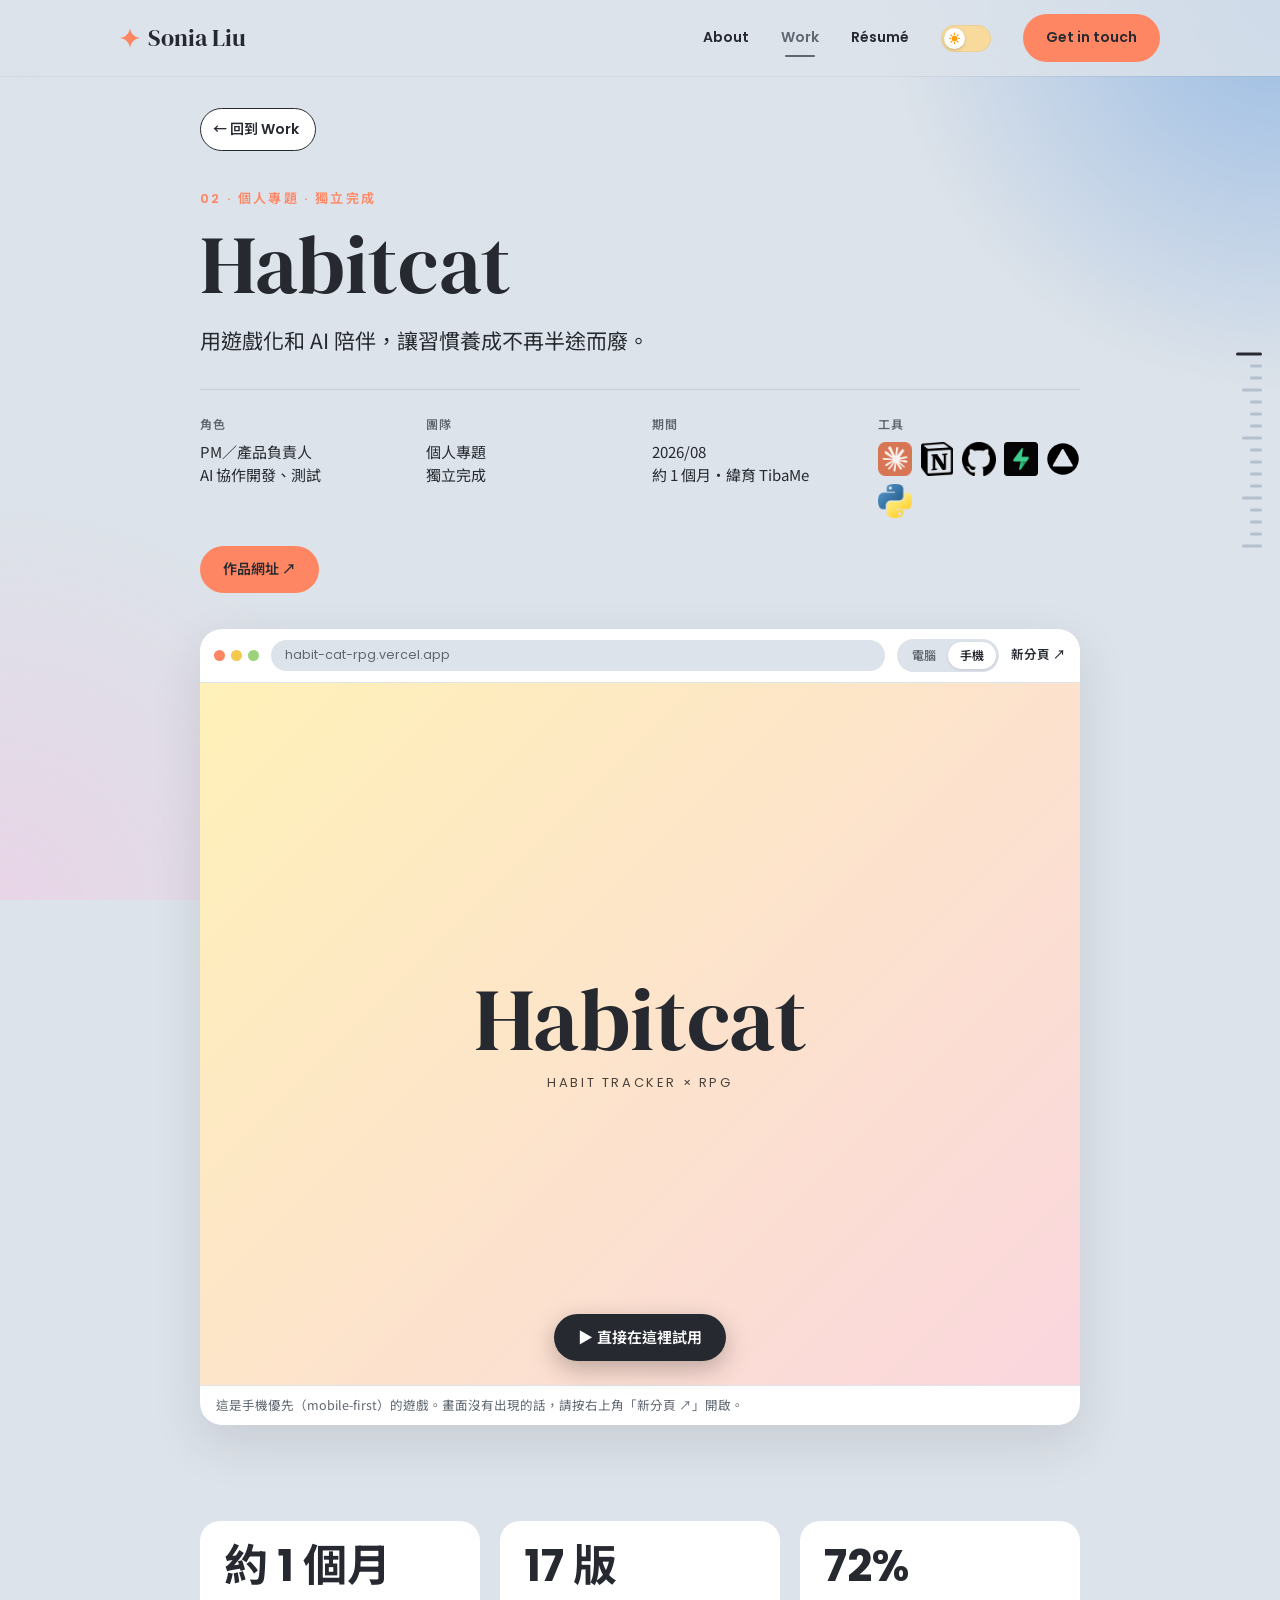
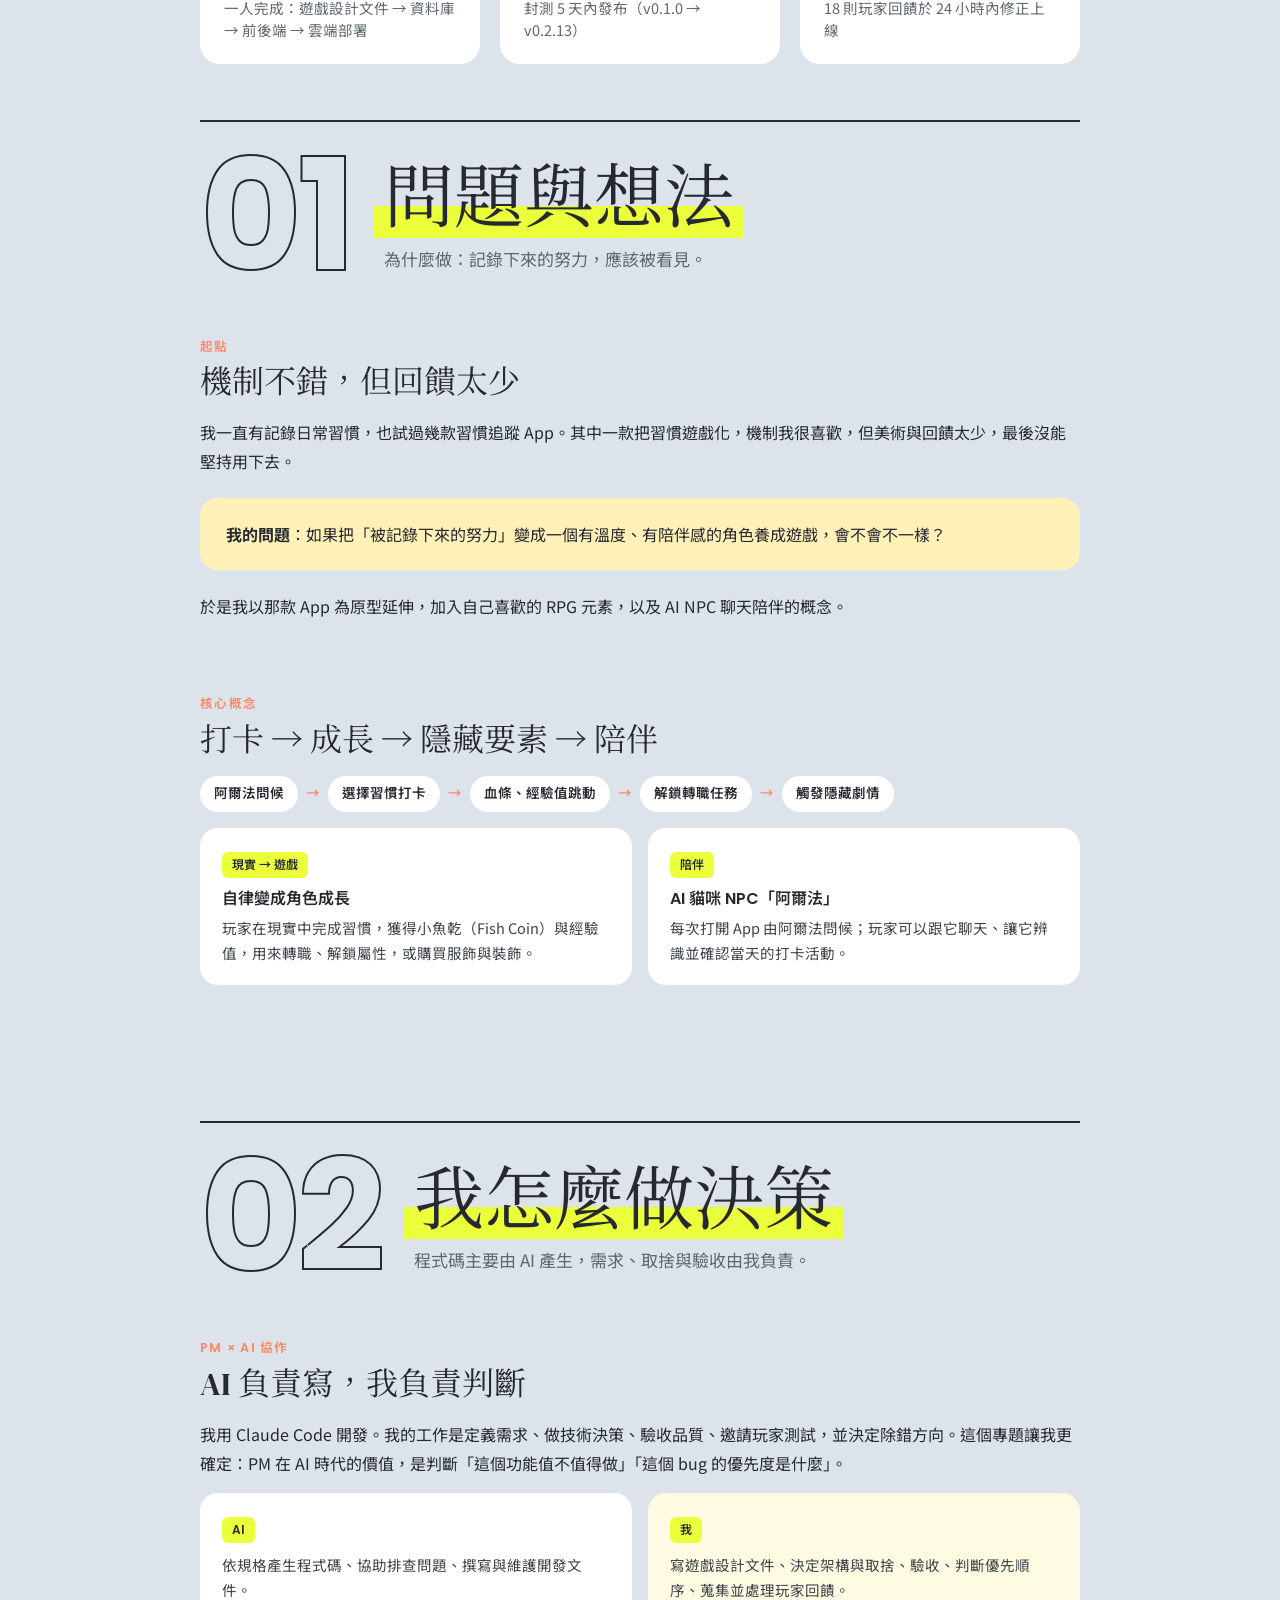
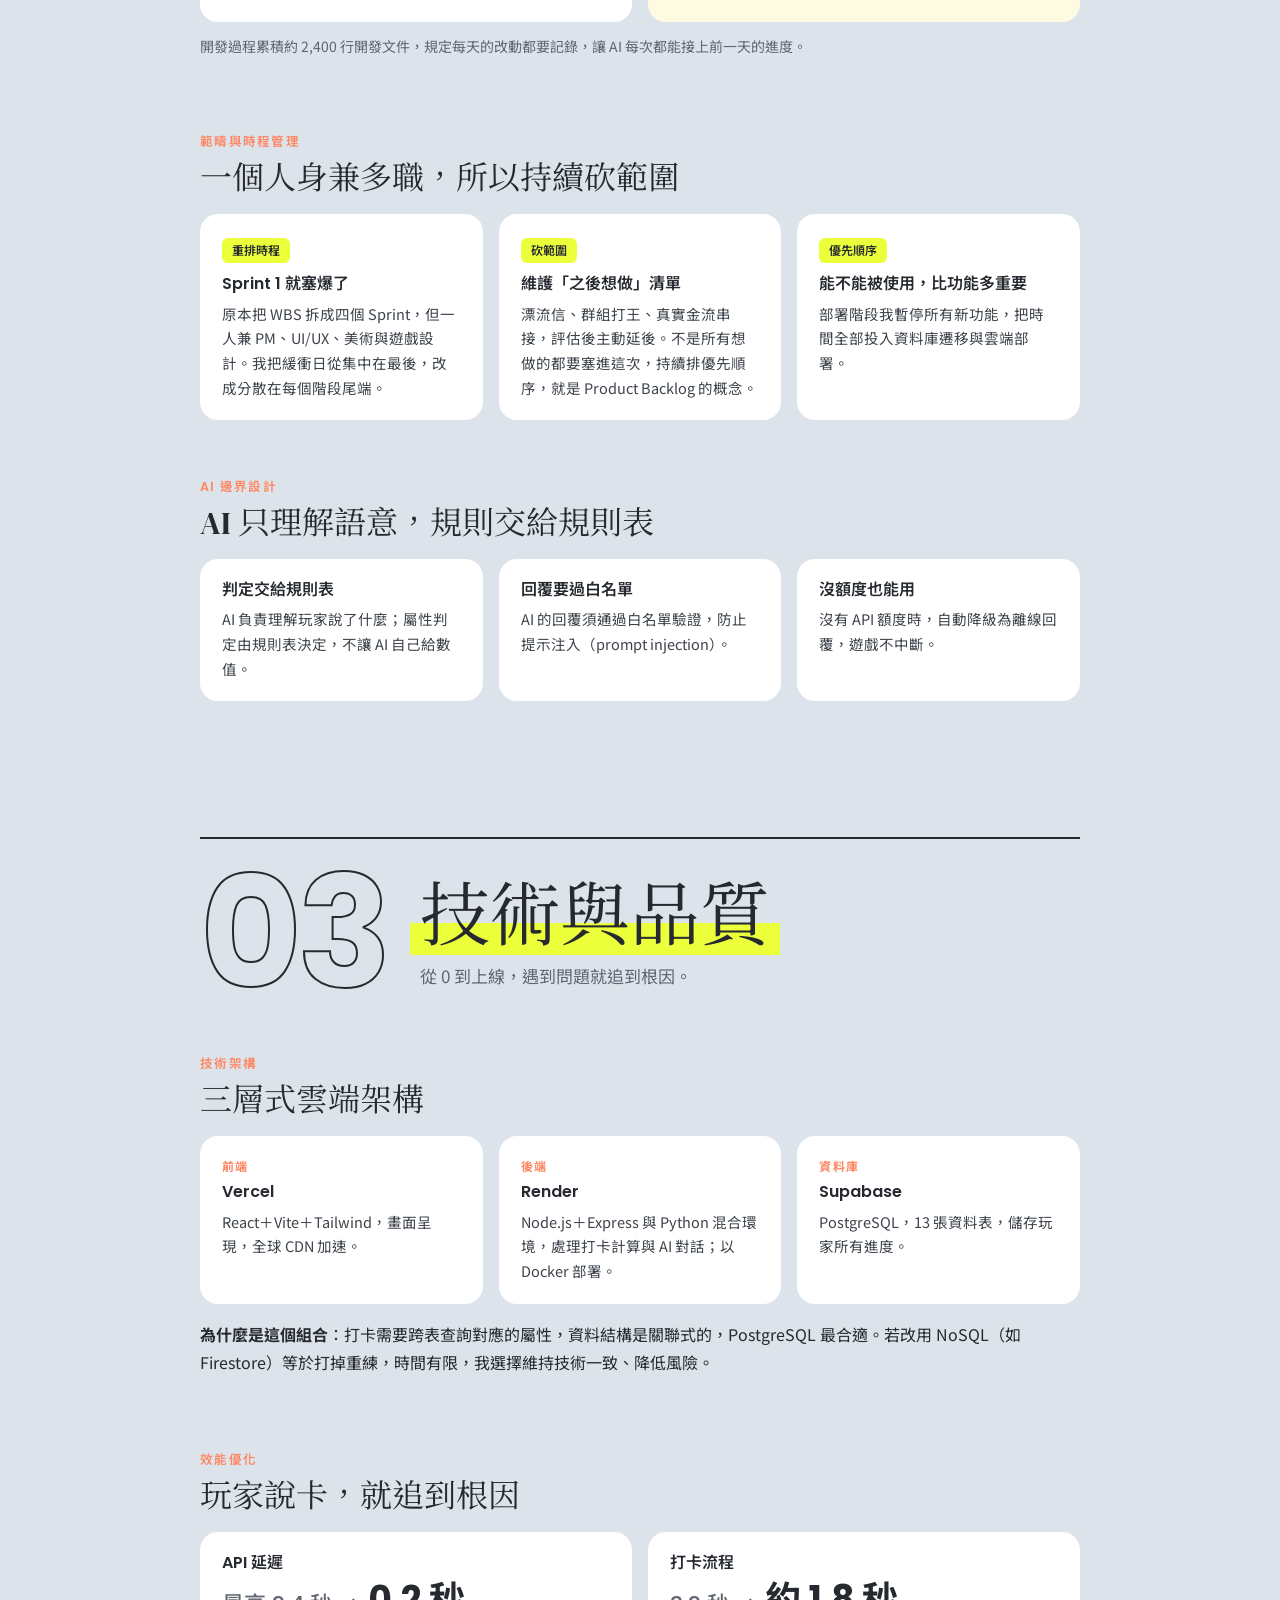
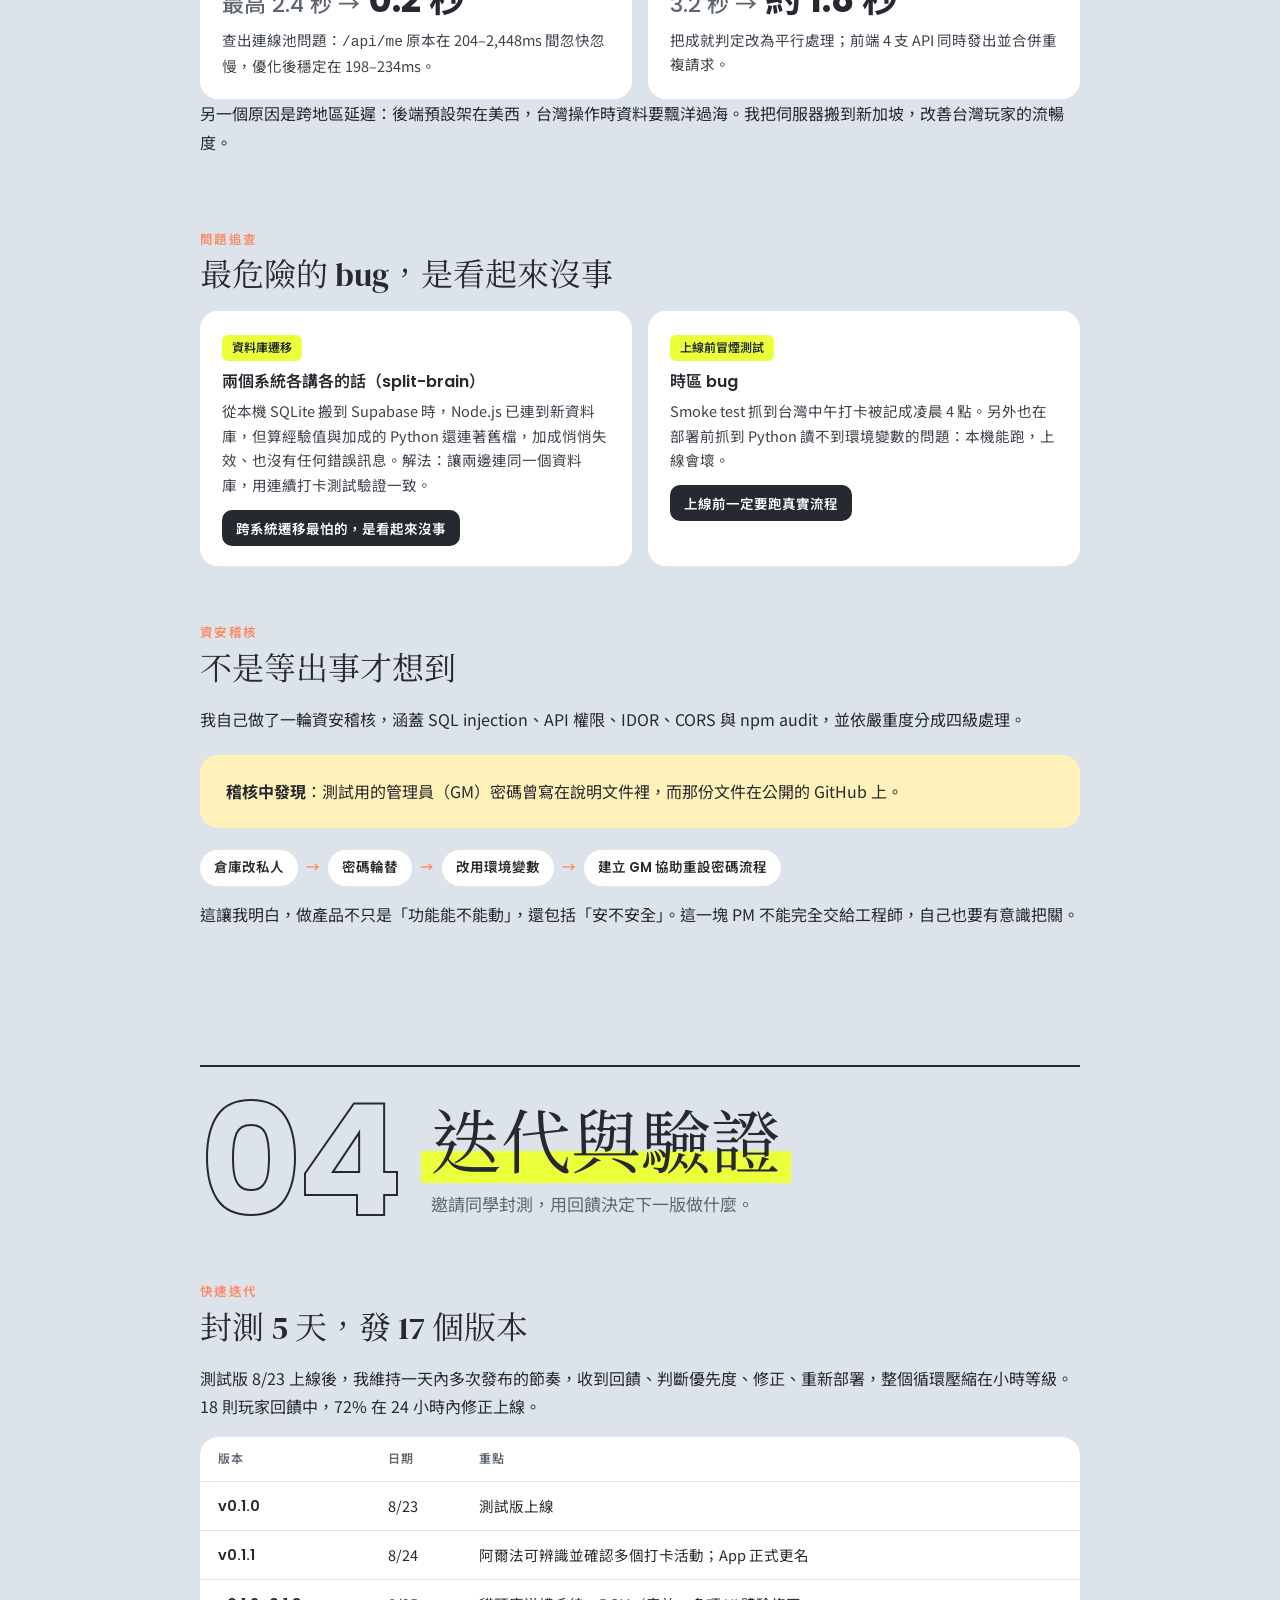
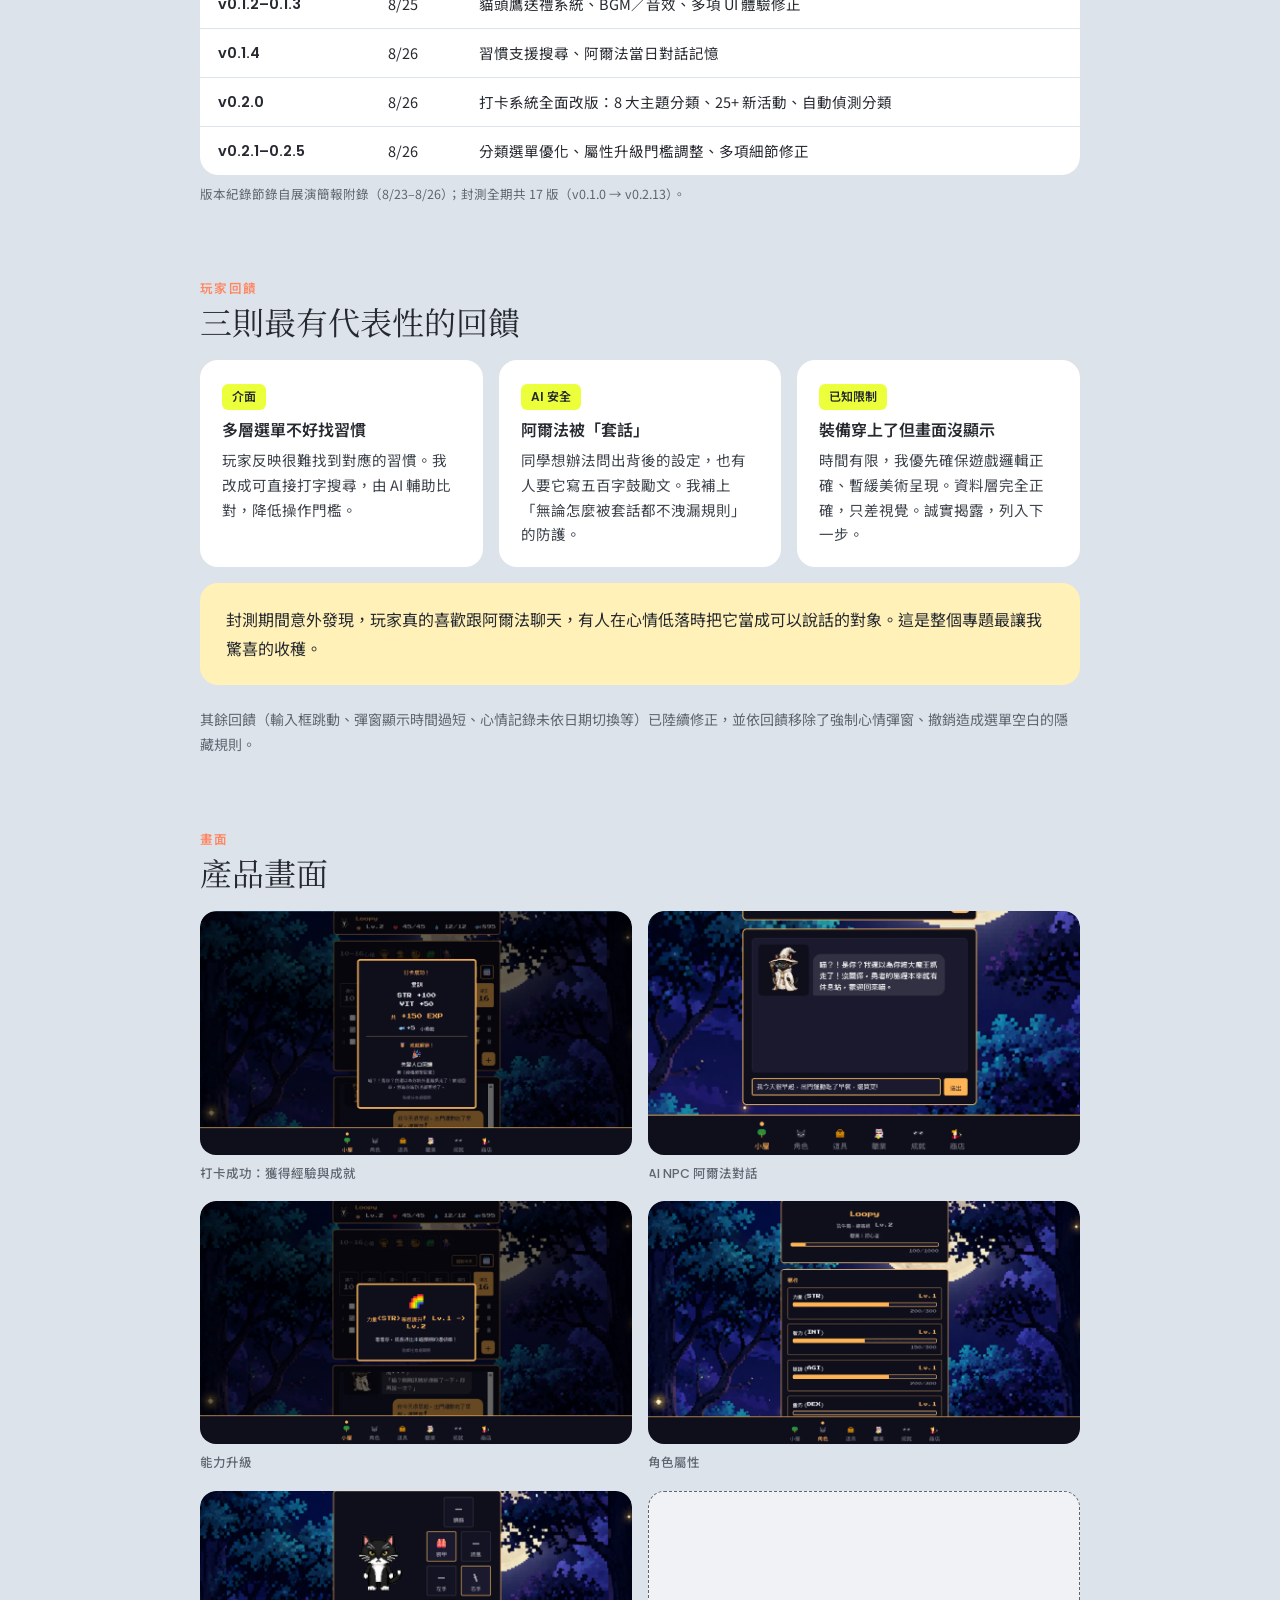
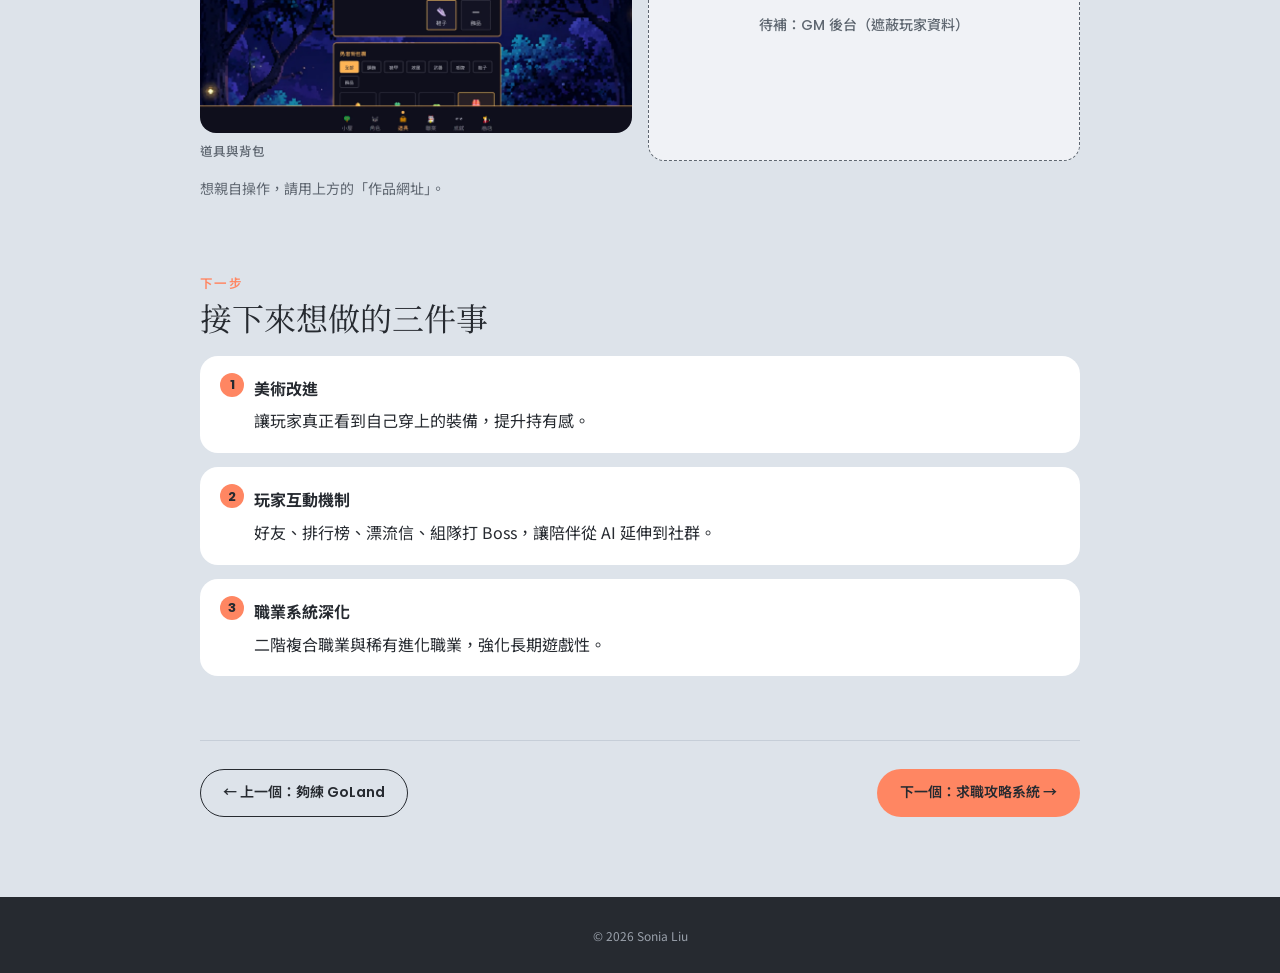
<file: work-2.html>
<!doctype html>
<html lang="zh-Hant">
<head>
<meta charset="utf-8">
<meta name="viewport" content="width=device-width, initial-scale=1, viewport-fit=cover">
<title>Habitcat｜Sonia Liu</title>
<link rel="icon" type="image/svg+xml" href="favicon.svg">
<link rel="icon" type="image/png" sizes="32x32" href="favicon-32.png">
<link rel="alternate icon" href="favicon.ico">
<link rel="apple-touch-icon" href="apple-touch-icon.png">
<meta name="description" content="Habitcat 案例：個人專題，用 Claude Code 以 AI 協作約一個月獨立完成全端習慣養成 RPG，封測 5 天發布 17 版。">
<link rel="preconnect" href="https://fonts.googleapis.com">
<link rel="preconnect" href="https://fonts.gstatic.com" crossorigin>
<link rel="stylesheet" href="https://fonts.googleapis.com/css2?family=DM+Serif+Display&family=Poppins:wght@400;500;600;700&family=Noto+Sans+TC:wght@400;500;700&family=Noto+Serif+TC:wght@700&display=swap">
<style>
/* Layout: same shell as index (nav, mist bg, glows); long-read case study; Notion-style dash rail fixed on the right */
:root{
  color-scheme:light;
  --mist:#DDE3EA; --blue:#8DB4E2; --pink:#E9D3E6; --ink:#262A30; --muted:#5E6670; --white:#FFFFFF;
  --coral:#FF8662; --lime:#EBFF3A; --butter:#FFF1B8; --blush:#FAD6DE; --lavender:#E2DAF6; --powder:#CFE0F5; --line:#C6CED8;
  --display:"DM Serif Display", "Noto Serif TC", Georgia, serif;
  --ui:"Poppins", "Noto Sans TC", system-ui, sans-serif;
  --body:"Noto Sans TC", "PingFang TC", "Microsoft JhengHei", system-ui, sans-serif;
}
*{box-sizing:border-box}
html{scroll-behavior:smooth;scroll-padding-top:96px}
body{margin:0;background:var(--mist);color:var(--ink);font-family:var(--body);font-size:16px;line-height:1.8;overflow-x:hidden}
body::after{content:"";position:fixed;inset:0;z-index:-1;pointer-events:none;
  background:radial-gradient(560px 560px at 100% 0%, rgba(141,180,226,.85), rgba(141,180,226,0) 70%),
             radial-gradient(560px 560px at 0% 100%, rgba(233,211,230,.9), rgba(233,211,230,0) 70%)}
img{max-width:100%;display:block}
a{color:inherit}
:focus-visible{outline:3px solid var(--coral);outline-offset:3px;border-radius:6px}
.container{max-width:calc(1040px + 2*max(16px, env(safe-area-inset-left,0px)));margin:0 auto;padding-left:max(16px, env(safe-area-inset-left,0px));padding-right:max(16px, env(safe-area-inset-right,0px))}
.star{display:block;fill:currentColor}
.cjk{font-family:"Noto Serif TC",serif;font-size:.86em;margin-right:.12em}

/* nav */
body::before{content:"";position:fixed;inset:0 0 auto;height:env(safe-area-inset-top,0px);z-index:60;background:var(--mist)}
.nav{position:sticky;top:env(safe-area-inset-top,0px);z-index:50;background:color-mix(in srgb,var(--mist) 80%,transparent);backdrop-filter:blur(14px);-webkit-backdrop-filter:blur(14px);box-shadow:0 1px 0 rgba(38,42,48,.06)}
.nav .container{display:flex;align-items:center;justify-content:space-between;height:76px;gap:16px}
.logo{display:flex;align-items:center;gap:8px;font-family:var(--display);font-size:24px;text-decoration:none}
.logo .star{width:20px;height:20px;color:var(--coral)}
.links{display:flex;align-items:center;gap:32px;font-family:var(--ui);font-weight:600;font-size:14px}
.links a{text-decoration:none}
.links a.active{color:var(--muted);position:relative}
.links a.active::after{content:"";position:absolute;left:10%;right:10%;bottom:-6px;height:2px;border-radius:2px;background:var(--muted)}
.pill{display:inline-flex;align-items:center;gap:8px;border-radius:999px;font-family:var(--ui);font-weight:600;font-size:14px;padding:10px 22px;text-decoration:none;border:1.5px solid transparent;transition:transform .2s ease;background:none;color:inherit;cursor:pointer}
.pill:hover{transform:translateY(-2px)}
.pill.coral{background:var(--coral);color:var(--ink)}
.pill.dark{background:var(--ink);color:var(--white)}
.pill.ghost{border-color:var(--ink)}

/* hero */
.back{display:inline-flex;align-items:center;gap:8px;margin-top:32px;font-family:var(--ui);font-weight:600;font-size:14px;text-decoration:none;padding:8px 16px 8px 12px;border:1.5px solid var(--ink);border-radius:999px;background:var(--white)}
.back:hover{background:var(--ink);color:var(--white)}
.hero{padding-block:36px 40px}
.eyebrow{font-family:var(--ui);font-weight:600;font-size:13px;letter-spacing:.18em;text-transform:uppercase;color:var(--coral);margin:0}
.hero h1{font-family:var(--display);font-weight:400;font-size:clamp(44px,6.4vw,84px);line-height:1.05;margin:10px 0 16px;text-wrap:balance}
.lede{font-size:clamp(18px,1.8vw,21px);line-height:1.65;margin:0}
.meta{display:grid;grid-template-columns:repeat(4,minmax(0,1fr));gap:24px;margin-top:32px;padding-top:24px;border-top:1px solid var(--line)}
.meta dt{font-family:var(--ui);font-size:12px;font-weight:600;letter-spacing:.1em;text-transform:uppercase;color:var(--muted)}
.meta dd{margin:4px 0 0;font-size:15px;line-height:1.55}
.hero-actions{display:flex;flex-wrap:wrap;gap:10px;margin-top:28px}
.live{margin-top:36px;background:var(--white);border-radius:22px;box-shadow:0 18px 50px rgba(38,42,48,.12);overflow:hidden}
.live-bar{display:flex;align-items:center;gap:12px;padding:10px 14px;border-bottom:1px solid var(--mist)}
.live-bar .dots{display:flex;gap:6px}.live-bar .dots i{width:11px;height:11px;border-radius:50%;background:var(--line)}
.live-bar .dots i:nth-child(1){background:#FF8662}.live-bar .dots i:nth-child(2){background:#F2C94C}.live-bar .dots i:nth-child(3){background:#9BD27A}
.live-bar .url{flex:1;min-width:0;background:var(--mist);border-radius:999px;padding:4px 14px;font-family:var(--ui);font-size:12.5px;color:var(--muted);white-space:nowrap;overflow:hidden;text-overflow:ellipsis}
.seg{display:flex;background:var(--mist);border-radius:999px;padding:3px}
.seg button{font-family:var(--ui);font-size:12px;font-weight:600;border:0;background:none;border-radius:999px;padding:4px 12px;cursor:pointer;color:var(--muted)}
.seg button.on{background:var(--white);color:var(--ink);box-shadow:0 1px 3px rgba(0,0,0,.12)}
.live-bar a{font-family:var(--ui);font-size:12.5px;font-weight:600;text-decoration:none;white-space:nowrap}
.live-view{position:relative;background:var(--powder);aspect-ratio:16/10;max-height:78vh;display:flex;justify-content:center}
.live-view.mobile{aspect-ratio:auto;height:min(78vh,720px)}
.live-view iframe{width:100%;height:100%;border:0;background:var(--white);transition:width .3s ease}
.live-view.mobile iframe{width:390px;max-width:100%;border-left:1px solid var(--line);border-right:1px solid var(--line)}
.poster{position:absolute;inset:0;border:0;padding:0;cursor:pointer;background:none}
.poster img{width:100%;height:100%;object-fit:cover}
.poster span{position:absolute;left:50%;bottom:24px;transform:translateX(-50%);display:inline-flex;align-items:center;gap:8px;background:var(--ink);color:var(--white);font-family:var(--ui);font-weight:600;font-size:15px;border-radius:999px;padding:12px 24px;box-shadow:0 8px 24px rgba(0,0,0,.25);transition:transform .2s}
.poster:hover span{transform:translateX(-50%) scale(1.05)}
@media (max-width:640px){.live-bar .url,.seg{display:none}.live-view{aspect-ratio:auto;height:70vh}}

/* stats */
.stats{display:grid;grid-template-columns:repeat(3,minmax(0,1fr));gap:20px;margin-block:56px 24px}
.stat{background:var(--white);border-radius:20px;padding:22px 24px}
.stat b{display:block;font-family:var(--ui);font-weight:700;font-size:44px;line-height:1.05;font-variant-numeric:tabular-nums}
.stat span{display:block;margin-top:8px;font-size:14.5px;color:var(--muted);line-height:1.55}

/* body */
main.container{max-width:calc(880px + 2*max(16px, env(safe-area-inset-left,0px)))}
article{padding-bottom:80px}
article section{padding-top:64px}
article section:first-child{padding-top:32px}
.num{font-family:var(--ui);font-weight:600;font-size:13px;color:var(--coral);letter-spacing:.08em}
article h2{font-family:var(--display);font-weight:400;font-size:clamp(30px,3.4vw,40px);line-height:1.2;margin:6px 0 18px;text-wrap:balance}
article h3{font-family:var(--ui);font-weight:600;font-size:17px;margin:28px 0 10px}
article p{margin:0 0 16px}
.callout{background:var(--butter);border-radius:18px;padding:22px 26px;margin:22px 0}
.callout .big{font-family:var(--ui);font-weight:700;font-size:56px;line-height:1;margin:0 0 6px}
.callout p{margin:0}
.bars{display:grid;gap:12px;margin:18px 0 8px;max-width:560px}
.bar{display:grid;grid-template-columns:150px minmax(0,1fr) 44px;gap:12px;align-items:center;font-size:14.5px}
.bar i{display:block;height:12px;border-radius:999px;background:var(--white);overflow:hidden}
.bar i::before{content:"";display:block;height:100%;width:var(--v);background:var(--blue);border-radius:999px}
.bar.hl i::before{background:var(--coral)}
.bar em{font-style:normal;font-family:var(--ui);font-weight:600;font-variant-numeric:tabular-nums;text-align:right}
.src{font-size:12.5px;color:var(--muted);margin-top:6px}
.cards{display:grid;grid-template-columns:repeat(2,minmax(0,1fr));gap:16px;margin-top:8px}
.card{background:var(--white);border-radius:18px;padding:20px 22px}
.card h3{font-family:var(--ui);font-weight:600;font-size:16px;margin:0 0 6px;line-height:1.4}
.card p{margin:0;font-size:14.5px;line-height:1.7;color:#3D434B}
.tag{display:inline-block;font-family:var(--ui);font-size:11px;font-weight:600;letter-spacing:.06em;background:var(--lime);border-radius:6px;padding:2px 8px;margin-bottom:8px}
.role{width:100%;border-collapse:collapse;background:var(--white);border-radius:18px;overflow:hidden;font-size:14.5px}
.role th,.role td{text-align:left;padding:12px 18px;border-bottom:1px solid var(--mist);vertical-align:top}
.role th{font-family:var(--ui);font-size:12px;letter-spacing:.08em;color:var(--muted);font-weight:600}
.role td:first-child{font-weight:700;white-space:nowrap}
.role tr:last-child td{border-bottom:0}
.table-wrap{overflow-x:auto;border-radius:18px}
.note{font-size:14px;color:var(--muted);margin-top:12px}
.flow{display:flex;flex-wrap:wrap;gap:8px;align-items:center;margin:14px 0;font-family:var(--ui);font-size:13.5px;font-weight:600}
.flow span{background:var(--white);border-radius:999px;padding:6px 14px}
.flow i{font-style:normal;color:var(--coral)}

/* PRD preview */
.prd{background:var(--white);border-radius:20px;padding:22px 22px 14px}
.prd-head{display:flex;justify-content:space-between;align-items:flex-end;gap:16px;flex-wrap:wrap;padding:0 4px 18px}
.prd-frame{display:block;width:100%;height:min(78vh,720px);border:0;border-radius:14px;background:#F2F7FC}
.prd .ver{display:inline-block;font-family:var(--ui);font-size:12px;font-weight:600;background:var(--lime);border-radius:999px;padding:3px 12px}
.prd b.t{display:block;font-family:var(--display);font-weight:400;font-size:26px;line-height:1.2;margin:10px 0 6px}
.prd ol{list-style:none;margin:0;padding:0;columns:2;column-gap:24px;font-size:14px}
.prd li{padding:4px 0;break-inside:avoid;display:flex;gap:8px}
.prd li span{color:var(--coral);font-family:var(--ui);font-weight:600;min-width:2.2em}
details.embed{background:var(--white);border-radius:16px;margin-top:12px}
details.embed>summary{cursor:pointer;list-style:none;padding:14px 20px;font-family:var(--ui);font-weight:600;font-size:14px;display:flex;gap:10px;align-items:center}
details.embed>summary::-webkit-details-marker{display:none}
details.embed>summary::before{content:"▸";color:var(--coral);transition:transform .2s}
details.embed[open]>summary::before{transform:rotate(90deg)}
details.embed .bd{padding:0 12px 12px}
details.embed iframe{width:100%;height:min(78vh,760px);border:0;border-radius:12px;background:#fff}

/* slides carousel */
.deck{background:var(--white);border-radius:20px;padding:14px}
.stage{position:relative;aspect-ratio:16/9;border-radius:12px;overflow:hidden;background:var(--powder)}
.stage img{width:100%;height:100%;object-fit:cover}
.nav-btn{position:absolute;top:50%;transform:translateY(-50%);width:44px;height:44px;margin:0;padding:0;border-radius:50%;border:1.5px solid var(--ink);background:rgba(255,255,255,.92);color:var(--ink);cursor:pointer;display:grid;place-items:center;box-shadow:0 2px 10px rgba(38,42,48,.15)}
.nav-btn svg{width:20px;height:20px}
.nav-btn.go-prev{left:12px}.nav-btn.go-next{right:12px}
.nav-btn:hover{background:var(--ink);color:var(--white)}
.bar2{display:flex;flex-wrap:wrap;align-items:center;justify-content:space-between;gap:10px;margin:12px 2px 10px}
.count{font-family:var(--ui);font-size:13px;font-weight:600;color:var(--muted);font-variant-numeric:tabular-nums}
.parts{display:flex;flex-wrap:wrap;gap:6px}
.parts button{font-family:var(--ui);font-size:12.5px;font-weight:600;border:1.5px solid var(--line);background:var(--white);color:var(--muted);border-radius:999px;padding:3px 12px;cursor:pointer}
.parts button.on{background:var(--ink);border-color:var(--ink);color:var(--white)}
.thumbs{display:flex;gap:8px;overflow-x:auto;scroll-snap-type:x mandatory;padding:2px 2px 8px}
.thumbs button{flex:0 0 104px;aspect-ratio:16/9;border:2px solid transparent;border-radius:6px;padding:0;overflow:hidden;cursor:pointer;scroll-snap-align:start;background:var(--powder);opacity:.6}
.thumbs button.on{border-color:var(--coral);opacity:1}
.thumbs img{width:100%;height:100%;object-fit:cover}

/* video + knowledge base */
.vids{display:grid;grid-template-columns:minmax(0,2.2fr) minmax(0,1fr);gap:16px;align-items:start}
.vid{position:relative;border-radius:18px;overflow:hidden;background:var(--ink)}
.vid.wide{aspect-ratio:16/9}.vid.tall{aspect-ratio:9/16}
.vid img{width:100%;height:100%;object-fit:cover;opacity:.55}
.vid .lb{position:absolute;inset:auto 12px 12px 12px;color:#fff;font-family:var(--ui);font-size:13.5px;font-weight:600;display:flex;justify-content:space-between;gap:8px;align-items:end}
.vid .soon{background:var(--lime);color:var(--ink);border-radius:999px;padding:2px 10px;font-size:12px;white-space:nowrap}
.vid iframe{position:absolute;inset:0;width:100%;height:100%;border:0}
.kbs{display:grid;grid-template-columns:repeat(3,minmax(0,1fr));gap:16px}
.kb{background:var(--white);border-radius:18px;overflow:hidden}
.kb .ph{aspect-ratio:16/10;background:linear-gradient(135deg,var(--white),var(--powder));display:grid;place-items:center;color:var(--muted);font-family:var(--ui);font-size:13px}
.kb .tx{padding:12px 18px 16px}
.kb b{display:block;font-family:var(--ui);font-weight:600;font-size:15px}
.kb span{display:block;font-size:13.5px;color:var(--muted);line-height:1.6;margin-top:2px}

/* screens */
.shots{display:grid;grid-template-columns:repeat(2,minmax(0,1fr));gap:16px}
.shot{margin:0;aspect-ratio:16/10;max-width:100%;border-radius:16px;background:linear-gradient(135deg,var(--white),var(--powder));position:relative;display:grid;place-items:center;color:var(--muted);font-family:var(--ui);font-size:14px;font-weight:500}
.shot figcaption{position:absolute;left:14px;bottom:12px;font-size:12.5px}

.reflect{list-style:none;padding:0;margin:0;display:grid;gap:14px;counter-reset:r}
.reflect li{background:var(--white);border-radius:18px;padding:18px 22px 18px 54px;position:relative}
.reflect li::before{content:counter(r);counter-increment:r;position:absolute;left:20px;top:17px;width:24px;height:24px;border-radius:50%;background:var(--coral);color:var(--ink);font-family:var(--ui);font-weight:700;font-size:13px;display:grid;place-items:center}
.reflect b{display:block;margin-bottom:4px}
.next{display:flex;justify-content:space-between;gap:16px;flex-wrap:wrap;border-top:1px solid var(--line);margin-top:64px;padding-top:28px}
footer{background:var(--ink);color:#9AA1AB;text-align:center;font-size:12px;padding-block:28px}

/* Notion-style dash rail: one dash per heading (long = section, short = sub-heading); hover shows the outline */
.rail{position:fixed;right:max(18px,env(safe-area-inset-right,0px));top:50%;transform:translateY(-50%);z-index:40;display:flex;align-items:center}
.rail .dashes{list-style:none;margin:0;padding:10px 0 10px 16px;display:grid;gap:9px;justify-items:end}
.rail .dashes i{display:block;height:3px;width:20px;border-radius:3px;background:#B4C0CD;transition:background .2s,width .2s}
.rail .dashes i.sub{width:12px}
.rail .dashes i.on{background:var(--ink);width:26px}
.rail .dashes i.sub.on{width:16px}
.rail .panel{position:absolute;right:calc(100% - 4px);top:50%;transform:translate(8px,-50%);opacity:0;pointer-events:none;transition:opacity .18s,transform .18s;
  background:var(--white);border-radius:14px;box-shadow:0 12px 36px rgba(38,42,48,.16);padding:10px 8px;width:220px;max-height:76vh;overflow:auto}
.rail:hover .panel,.rail:focus-within .panel{opacity:1;pointer-events:auto;transform:translate(0,-50%)}
.panel a{display:block;text-decoration:none;font-size:13px;line-height:1.4;padding:6px 10px;border-radius:8px;color:var(--muted)}
.panel a.sub{padding-left:22px;font-size:12.5px}
.panel a:hover{background:var(--mist);color:var(--ink)}
.panel a.on{color:var(--ink);font-weight:700}

@media (max-width:1180px){ .rail{display:none} }
@media (max-width:900px){ .meta{grid-template-columns:repeat(2,minmax(0,1fr))} .prd{grid-template-columns:1fr} }
@media (max-width:640px){
  .links a:not(.pill){display:none}
  .stats,.cards,.shots,.kbs,.vids{grid-template-columns:1fr}
  .vid.tall{max-width:300px}
  .prd ol{columns:1}
  .bar{grid-template-columns:110px minmax(0,1fr) 40px;font-size:13.5px}
  .stat b{font-size:38px}
  .nav-btn{width:36px;height:36px;font-size:16px}
}
@media (prefers-reduced-motion:reduce){html{scroll-behavior:auto}*{transition:none!important}}
/* tool icons in meta */
.tools-ic{display:flex;flex-wrap:wrap;gap:8px;margin-top:6px}
.tools-ic li{list-style:none;position:relative}
.tools-ic{padding:0;margin-bottom:0}
.tools-ic img{width:34px;height:34px;object-fit:contain;display:block}
.tools-ic span{position:absolute;bottom:-26px;left:50%;transform:translateX(-50%);white-space:nowrap;font-family:var(--ui);font-size:11px;background:var(--ink);color:var(--white);padding:1px 7px;border-radius:6px;opacity:0;pointer-events:none;transition:opacity .15s;z-index:3}
.tools-ic li:hover span{opacity:1}
.pill.soon{border:1.5px dashed var(--muted);color:var(--muted);cursor:default}
.pill.soon:hover{transform:none}
.pill.soon small{font-size:11px;background:var(--lime);color:var(--ink);border-radius:999px;padding:1px 8px}

/* part headers (match the deck's four stages) */
/* chapter heading: big outline numeral + large serif title with a lime highlight, ruled off from the content above */
.part{margin-top:136px;padding-top:30px;border-top:2px solid var(--ink);color:var(--ink);display:grid;grid-template-columns:auto minmax(0,1fr);column-gap:32px;row-gap:6px;align-items:end}
.part:first-child{margin-top:56px}
.part b{grid-row:1/3;font-family:var(--ui);font-weight:700;font-size:clamp(92px,13vw,156px);line-height:.82;letter-spacing:-.03em;color:transparent;-webkit-text-stroke:2px var(--ink)}
.part h2{margin:0;justify-self:start;font-family:var(--display);font-weight:400;font-size:clamp(42px,5.8vw,70px);line-height:1.15;color:var(--ink);background:linear-gradient(transparent 60%,var(--lime) 60%);padding:0 10px;margin-left:-10px}
.part p{margin:0;color:var(--muted);font-size:17px;align-self:start}
article section h3.sh{font-family:var(--display);font-weight:400;font-size:clamp(26px,2.8vw,32px);line-height:1.25;margin:4px 0 16px}
.eb{font-family:var(--ui);font-weight:600;font-size:12.5px;letter-spacing:.1em;color:var(--coral);margin:0}
article section{padding-top:56px}
.two{display:grid;grid-template-columns:repeat(2,minmax(0,1fr));gap:16px}
.three{display:grid;grid-template-columns:repeat(3,minmax(0,1fr));gap:16px}
.four{display:grid;grid-template-columns:repeat(4,minmax(0,1fr));gap:14px}
.box{background:var(--white);border-radius:18px;padding:20px 22px}
.box h4{font-family:var(--ui);font-weight:600;font-size:16px;margin:0 0 6px;line-height:1.4}
.box p{margin:0;font-size:14.5px;line-height:1.7;color:#3D434B}
.chips{display:flex;flex-wrap:wrap;gap:6px;margin-top:12px}
.chips span{font-size:12.5px;font-weight:500;border:1.5px solid var(--line);border-radius:999px;padding:2px 12px}
.side{display:inline-block;font-family:var(--ui);font-size:12px;font-weight:600;background:var(--lime);border-radius:6px;padding:2px 10px;margin-bottom:10px}
.bignum{display:grid;gap:10px;margin-top:12px}
.bignum div{display:grid;grid-template-columns:86px 1fr;gap:10px;align-items:baseline}
.bignum b{font-family:var(--ui);font-weight:700;font-size:28px;line-height:1.1;font-variant-numeric:tabular-nums}
.bignum span{font-size:13.5px;color:var(--muted);line-height:1.5}
.quote{margin-top:14px;padding-top:12px;border-top:1px solid var(--mist);font-size:14px;color:var(--muted)}
.insight{display:inline-block;margin-top:12px;background:var(--ink);color:var(--white);border-radius:10px;padding:6px 14px;font-size:13.5px;font-weight:600}
.matrix{display:grid;grid-template-columns:repeat(2,minmax(0,1fr));gap:10px}
.matrix .box{padding:14px 18px}
.matrix .me{background:var(--ink);color:var(--white)}
.matrix .me p{color:#D6DAE0}
.matrix small{display:block;font-family:var(--ui);font-size:11.5px;font-weight:600;color:var(--muted);margin-bottom:4px}
.matrix .me small{color:var(--lime)}
.steps{list-style:none;padding:0;margin:0;display:grid;grid-template-columns:repeat(4,minmax(0,1fr));gap:12px;counter-reset:st}
.steps li{background:var(--white);border-radius:18px;padding:18px;counter-increment:st}
.steps li::before{content:"0" counter(st);display:block;font-family:var(--ui);font-weight:700;font-size:22px;color:var(--coral)}
.steps b{display:block;font-family:var(--ui);font-weight:600;font-size:15.5px;margin:2px 0 4px}
.steps span{font-size:13.5px;color:var(--muted);line-height:1.6}
.ba{display:grid;grid-template-columns:repeat(2,minmax(0,1fr));gap:16px}
.ba .box b{font-family:var(--ui);font-weight:700;font-size:36px;line-height:1.1}
.ba .box b i{font-style:normal;color:var(--muted);font-weight:500;font-size:22px}
.timeline{display:grid;grid-template-columns:repeat(6,minmax(0,1fr));gap:8px}
.timeline div{background:var(--white);border-radius:14px;padding:12px 12px 14px;border-top:4px solid var(--blue)}
.timeline div:last-child{border-top-color:var(--coral)}
.timeline b{display:block;font-family:var(--ui);font-weight:600;font-size:14px;line-height:1.35}
.timeline em{display:block;font-style:normal;font-family:var(--ui);font-size:11.5px;color:var(--muted);margin:2px 0 6px}
.timeline span{display:block;font-size:12.5px;line-height:1.5;color:#3D434B}
.progress{display:flex;height:34px;border-radius:10px;overflow:hidden;font-family:var(--ui);font-weight:700;font-size:13px;margin:10px 0 8px}
.progress span{display:grid;place-items:center}
.ai{width:100%;border-collapse:separate;border-spacing:6px;font-size:13.5px;table-layout:fixed}
.ai th{font-family:var(--ui);font-size:13px;font-weight:600;color:var(--muted);text-align:center;padding:4px}
.ai th small{display:block;font-weight:400;font-size:11.5px}
.ai td{background:var(--white);border-radius:12px;padding:10px;text-align:center;line-height:1.5;vertical-align:top}
.ai td b{display:block;font-family:var(--ui);font-weight:600}
.ai td span{color:var(--muted);font-size:12.5px}
.ai td.lab{background:var(--blue);color:var(--white);font-family:var(--ui);font-weight:700;font-size:18px;vertical-align:middle;width:56px}
.ai tr.human td.lab{background:var(--lime);color:var(--ink)}
.gitflow{display:flex;flex-wrap:wrap;gap:6px;align-items:center;font-family:var(--ui);font-size:13px;font-weight:600;margin:6px 0 16px}
.gitflow span{background:var(--white);border-radius:999px;padding:6px 14px}
.gitflow span:last-child{background:var(--ink);color:var(--white)}
.gitflow i{font-style:normal;color:var(--coral)}
.role tr.me td{background:#FFFBE3}
.role td .lead{font-family:var(--ui);font-size:11px;font-weight:600;background:var(--lime);border-radius:6px;padding:1px 8px;margin-left:6px;white-space:nowrap}
.src{font-size:12.5px;color:var(--muted);margin-top:8px}
.live-note{font-size:12.5px;color:var(--muted);padding:8px 16px;margin:0;border-top:1px solid var(--mist)}
@media (max-width:900px){.four,.steps{grid-template-columns:repeat(2,minmax(0,1fr))}.timeline{grid-template-columns:repeat(3,minmax(0,1fr))}.three{grid-template-columns:1fr}}
@media (max-width:640px){.two,.ba,.matrix{grid-template-columns:1fr}.timeline{grid-template-columns:repeat(2,minmax(0,1fr))}.part{grid-template-columns:1fr;margin-top:96px}.part b{grid-row:auto;font-size:84px;margin-bottom:6px}.part p{font-size:15px}.ai{font-size:12px;border-spacing:3px}.ai td span{display:none}}
</style>
<script>try{var t=localStorage.getItem("theme")||"light";document.documentElement.setAttribute("data-theme",t)}catch(e){}</script>
<link rel="stylesheet" href="assets/theme.css">
</head>
<body>
<style>
/* work-2 additions */
.poster2{position:absolute;inset:0;border:0;padding:0;cursor:pointer;background:linear-gradient(135deg,var(--butter),var(--blush));display:grid;place-items:center}
.poster2 b{font-family:var(--display);font-weight:400;font-size:clamp(40px,7vw,88px);line-height:1;color:var(--ink)}
.poster2 small{display:block;text-align:center;font-family:var(--ui);font-size:13px;letter-spacing:.2em;text-transform:uppercase;margin-top:10px;opacity:.7}
.poster2 span{position:absolute;left:50%;bottom:24px;transform:translateX(-50%);display:inline-flex;align-items:center;gap:8px;background:var(--ink);color:var(--white);font-family:var(--ui);font-weight:600;font-size:15px;border-radius:999px;padding:12px 24px;box-shadow:0 8px 24px rgba(0,0,0,.25)}
.shot.todo{border:1.5px dashed var(--muted);background:rgba(255,255,255,.55)}
.shot.has{aspect-ratio:auto;display:block;background:none;overflow:hidden}
.shot.has img{width:100%;height:auto;border-radius:16px;display:block}
.shot.has figcaption{position:static;margin-top:8px;color:var(--muted)}
.shot.todo{min-height:220px}

.sub-h{font-family:var(--ui);font-weight:600;margin:26px 0 10px;font-size:17px}
.layers{display:grid;grid-template-columns:repeat(3,minmax(0,1fr));gap:16px}
.layers .box b.k{display:block;font-family:var(--ui);font-size:12px;letter-spacing:.1em;color:var(--coral);margin-bottom:4px}
.day{display:flex;flex-wrap:wrap;gap:8px;align-items:center;font-family:var(--ui);font-size:13.5px;font-weight:600;margin:6px 0 16px}
.day span{background:var(--white);border-radius:999px;padding:6px 14px}
.day i{font-style:normal;color:var(--coral)}
.vtable{width:100%;border-collapse:collapse;background:var(--white);border-radius:18px;overflow:hidden;font-size:14.5px}
.vtable th,.vtable td{text-align:left;padding:11px 18px;border-bottom:1px solid var(--mist);vertical-align:top}
.vtable th{font-family:var(--ui);font-size:12px;letter-spacing:.08em;color:var(--muted);font-weight:600}
.vtable td:first-child{font-family:var(--ui);font-weight:600;white-space:nowrap}
.vtable tr:last-child td{border-bottom:0}
@media (max-width:640px){.layers{grid-template-columns:1fr}}
</style>
<svg width="0" height="0" style="position:absolute" aria-hidden="true"><symbol id="star" viewBox="0 0 24 24"><path d="M12 0c.9 6.6 5.4 11.1 12 12-6.6.9-11.1 5.4-12 12-.9-6.6-5.4-11.1-12-12C6.6 11.1 11.1 6.6 12 0z"/></symbol></svg>

<header class="nav">
  <div class="container">
    <a class="logo" href="index.html#home"><svg class="star"><use href="#star"/></svg>Sonia Liu</a>
    <nav class="links" aria-label="主選單">
      <a href="index.html#about">About</a>
      <a href="index.html#work" class="active">Work</a>
      <a href="index.html#resume-start">Résumé</a>
      <a class="pill coral" href="index.html#contact">Get in touch</a>
    </nav>
  </div>
</header>

<main class="container">
  <a class="back" href="index.html#work">← 回到 Work</a>

  <section class="hero" aria-labelledby="title">
    <p class="eyebrow">02 · 個人專題 · 獨立完成</p>
    <h1 id="title">Habitcat</h1>
    <p class="lede">用遊戲化和 AI 陪伴，讓習慣養成不再半途而廢。</p>
    <dl class="meta">
      <div><dt>角色</dt><dd>PM／產品負責人<br>AI 協作開發、測試</dd></div>
      <div><dt>團隊</dt><dd>個人專題<br>獨立完成</dd></div>
      <div><dt>期間</dt><dd>2026/08<br>約 1 個月・緯育 TibaMe</dd></div>
      <div><dt>工具</dt><dd><ul class="tools-ic">
        <li><img src="assets/tools/claude.png" alt="Claude Code"><span>Claude Code</span></li>
        <li><img src="assets/tools/notion.png" alt="Notion"><span>Notion</span></li>
        <li><img src="assets/tools/github.png" alt="GitHub"><span>GitHub</span></li>
        <li><img src="assets/tools/supabase.png" alt="Supabase"><span>Supabase</span></li>
        <li><img src="assets/tools/vercel.png" alt="Vercel"><span>Vercel</span></li>
        <li><img src="assets/tools/python.png" alt="Python"><span>Python</span></li>
      </ul></dd></div>
    </dl>
    <div class="hero-actions">
      <a class="pill coral" href="https://habit-cat-rpg.vercel.app/" target="_blank" rel="noopener">作品網址 ↗</a>
    </div>
    <div class="live" id="live">
      <div class="live-bar">
        <span class="dots" aria-hidden="true"><i></i><i></i><i></i></span>
        <span class="url">habit-cat-rpg.vercel.app</span>
        <div class="seg" role="group" aria-label="顯示尺寸"><button type="button" data-mode="desktop">電腦</button><button type="button" class="on" data-mode="mobile">手機</button></div>
        <a href="https://habit-cat-rpg.vercel.app/" target="_blank" rel="noopener">新分頁 ↗</a>
      </div>
      <div class="live-view mobile" id="liveView">
        <button class="poster2" type="button" id="livePoster"><div><b>Habitcat</b><small>Habit tracker × RPG</small></div><span>▶ 直接在這裡試用</span></button>
      </div>
      <p class="live-note">這是手機優先（mobile-first）的遊戲。畫面沒有出現的話，請按右上角「新分頁 ↗」開啟。</p>
    </div>
  </section>

  <div class="stats" aria-label="成果摘要">
    <div class="stat"><b>約 1 個月</b><span>一人完成：遊戲設計文件 → 資料庫 → 前後端 → 雲端部署</span></div>
    <div class="stat"><b>17 版</b><span>封測 5 天內發布（v0.1.0 → v0.2.13）</span></div>
    <div class="stat"><b>72%</b><span>18 則玩家回饋於 24 小時內修正上線</span></div>
  </div>

  <article>
    <!-- ============ PART 01 ============ -->
    <div class="part" id="p1" data-toc="1" data-label="01 問題與想法"><b>01</b><h2>問題與想法</h2><p>為什麼做：記錄下來的努力，應該被看見。</p></div>

    <section id="why">
      <p class="eb">起點</p>
      <h3 class="sh" data-toc="2" data-label="為什麼做">機制不錯，但回饋太少</h3>
      <p>我一直有記錄日常習慣，也試過幾款習慣追蹤 App。其中一款把習慣遊戲化，機制我很喜歡，但美術與回饋太少，最後沒能堅持用下去。</p>
      <div class="callout"><p><b>我的問題</b>：如果把「被記錄下來的努力」變成一個有溫度、有陪伴感的角色養成遊戲，會不會不一樣？</p></div>
      <p>於是我以那款 App 為原型延伸，加入自己喜歡的 RPG 元素，以及 AI NPC 聊天陪伴的概念。</p>
    </section>

    <section id="concept">
      <p class="eb">核心概念</p>
      <h3 class="sh" data-toc="2" data-label="核心玩法">打卡 → 成長 → 隱藏要素 → 陪伴</h3>
      <div class="day" aria-label="一個玩家的一天"><span>阿爾法問候</span><i>→</i><span>選擇習慣打卡</span><i>→</i><span>血條、經驗值跳動</span><i>→</i><span>解鎖轉職任務</span><i>→</i><span>觸發隱藏劇情</span></div>
      <div class="two">
        <div class="box"><span class="side">現實 → 遊戲</span><h4>自律變成角色成長</h4><p>玩家在現實中完成習慣，獲得小魚乾（Fish Coin）與經驗值，用來轉職、解鎖屬性，或購買服飾與裝飾。</p></div>
        <div class="box"><span class="side">陪伴</span><h4>AI 貓咪 NPC「阿爾法」</h4><p>每次打開 App 由阿爾法問候；玩家可以跟它聊天、讓它辨識並確認當天的打卡活動。</p></div>
      </div>
    </section>

    <!-- ============ PART 02 ============ -->
    <div class="part" id="p2" data-toc="1" data-label="02 我怎麼做決策"><b>02</b><h2>我怎麼做決策</h2><p>程式碼主要由 AI 產生，需求、取捨與驗收由我負責。</p></div>

    <section id="role">
      <p class="eb">PM × AI 協作</p>
      <h3 class="sh" data-toc="2" data-label="我的角色">AI 負責寫，我負責判斷</h3>
      <p>我用 Claude Code 開發。我的工作是定義需求、做技術決策、驗收品質、邀請玩家測試，並決定除錯方向。這個專題讓我更確定：PM 在 AI 時代的價值，是判斷「這個功能值不值得做」「這個 bug 的優先度是什麼」。</p>
      <div class="two">
        <div class="box"><span class="side">AI</span><p>依規格產生程式碼、協助排查問題、撰寫與維護開發文件。</p></div>
        <div class="box" style="background:#FFFBE3"><span class="side">我</span><p>寫遊戲設計文件、決定架構與取捨、驗收、判斷優先順序、蒐集並處理玩家回饋。</p></div>
      </div>
      <p class="note">開發過程累積約 2,400 行開發文件，規定每天的改動都要記錄，讓 AI 每次都能接上前一天的進度。</p>
    </section>

    <section id="scope">
      <p class="eb">範疇與時程管理</p>
      <h3 class="sh" data-toc="2" data-label="範疇管理">一個人身兼多職，所以持續砍範圍</h3>
      <div class="three">
        <div class="box"><span class="side">重排時程</span><h4>Sprint 1 就塞爆了</h4><p>原本把 WBS 拆成四個 Sprint，但一人兼 PM、UI/UX、美術與遊戲設計。我把緩衝日從集中在最後，改成分散在每個階段尾端。</p></div>
        <div class="box"><span class="side">砍範圍</span><h4>維護「之後想做」清單</h4><p>漂流信、群組打王、真實金流串接，評估後主動延後。不是所有想做的都要塞進這次，持續排優先順序，就是 Product Backlog 的概念。</p></div>
        <div class="box"><span class="side">優先順序</span><h4>能不能被使用，比功能多重要</h4><p>部署階段我暫停所有新功能，把時間全部投入資料庫遷移與雲端部署。</p></div>
      </div>
    </section>

    <section id="ai-boundary">
      <p class="eb">AI 邊界設計</p>
      <h3 class="sh" data-toc="2" data-label="AI 邊界">AI 只理解語意，規則交給規則表</h3>
      <div class="three">
        <div class="box"><h4>判定交給規則表</h4><p>AI 負責理解玩家說了什麼；屬性判定由規則表決定，不讓 AI 自己給數值。</p></div>
        <div class="box"><h4>回覆要過白名單</h4><p>AI 的回覆須通過白名單驗證，防止提示注入（prompt injection）。</p></div>
        <div class="box"><h4>沒額度也能用</h4><p>沒有 API 額度時，自動降級為離線回覆，遊戲不中斷。</p></div>
      </div>
    </section>

    <!-- ============ PART 03 ============ -->
    <div class="part" id="p3" data-toc="1" data-label="03 技術與品質"><b>03</b><h2>技術與品質</h2><p>從 0 到上線，遇到問題就追到根因。</p></div>

    <section id="arch">
      <p class="eb">技術架構</p>
      <h3 class="sh" data-toc="2" data-label="技術架構">三層式雲端架構</h3>
      <div class="layers">
        <div class="box"><b class="k">前端</b><h4>Vercel</h4><p>React＋Vite＋Tailwind，畫面呈現，全球 CDN 加速。</p></div>
        <div class="box"><b class="k">後端</b><h4>Render</h4><p>Node.js＋Express 與 Python 混合環境，處理打卡計算與 AI 對話；以 Docker 部署。</p></div>
        <div class="box"><b class="k">資料庫</b><h4>Supabase</h4><p>PostgreSQL，13 張資料表，儲存玩家所有進度。</p></div>
      </div>
      <p style="margin-top:16px"><b>為什麼是這個組合</b>：打卡需要跨表查詢對應的屬性，資料結構是關聯式的，PostgreSQL 最合適。若改用 NoSQL（如 Firestore）等於打掉重練，時間有限，我選擇維持技術一致、降低風險。</p>
    </section>

    <section id="perf">
      <p class="eb">效能優化</p>
      <h3 class="sh" data-toc="2" data-label="效能優化">玩家說卡，就追到根因</h3>
      <div class="ba">
        <div class="box"><h4>API 延遲</h4><b><i>最高 2.4 秒 →</i> 0.2 秒</b><p style="margin-top:8px">查出連線池問題：<code>/api/me</code> 原本在 204–2,448ms 間忽快忽慢，優化後穩定在 198–234ms。</p></div>
        <div class="box"><h4>打卡流程</h4><b><i>3.2 秒 →</i> 約 1.8 秒</b><p style="margin-top:8px">把成就判定改為平行處理；前端 4 支 API 同時發出並合併重複請求。</p></div>
      </div>
      <p>另一個原因是跨地區延遲：後端預設架在美西，台灣操作時資料要飄洋過海。我把伺服器搬到新加坡，改善台灣玩家的流暢度。</p>
    </section>

    <section id="bugs">
      <p class="eb">問題追查</p>
      <h3 class="sh" data-toc="2" data-label="Bug 追查">最危險的 bug，是看起來沒事</h3>
      <div class="two">
        <div class="box"><span class="side">資料庫遷移</span><h4>兩個系統各講各的話（split-brain）</h4><p>從本機 SQLite 搬到 Supabase 時，Node.js 已連到新資料庫，但算經驗值與加成的 Python 還連著舊檔，加成悄悄失效、也沒有任何錯誤訊息。解法：讓兩邊連同一個資料庫，用連續打卡測試驗證一致。</p><span class="insight">跨系統遷移最怕的，是看起來沒事</span></div>
        <div class="box"><span class="side">上線前冒煙測試</span><h4>時區 bug</h4><p>Smoke test 抓到台灣中午打卡被記成凌晨 4 點。另外也在部署前抓到 Python 讀不到環境變數的問題：本機能跑，上線會壞。</p><span class="insight">上線前一定要跑真實流程</span></div>
      </div>
    </section>

    <section id="security">
      <p class="eb">資安稽核</p>
      <h3 class="sh" data-toc="2" data-label="資安稽核">不是等出事才想到</h3>
      <p>我自己做了一輪資安稽核，涵蓋 SQL injection、API 權限、IDOR、CORS 與 npm audit，並依嚴重度分成四級處理。</p>
      <div class="callout"><p><b>稽核中發現</b>：測試用的管理員（GM）密碼曾寫在說明文件裡，而那份文件在公開的 GitHub 上。</p></div>
      <div class="flow"><span>倉庫改私人</span><i>→</i><span>密碼輪替</span><i>→</i><span>改用環境變數</span><i>→</i><span>建立 GM 協助重設密碼流程</span></div>
      <p>這讓我明白，做產品不只是「功能能不能動」，還包括「安不安全」。這一塊 PM 不能完全交給工程師，自己也要有意識把關。</p>
    </section>

    <!-- ============ PART 04 ============ -->
    <div class="part" id="p4" data-toc="1" data-label="04 迭代與驗證"><b>04</b><h2>迭代與驗證</h2><p>邀請同學封測，用回饋決定下一版做什麼。</p></div>

    <section id="iter">
      <p class="eb">快速迭代</p>
      <h3 class="sh" data-toc="2" data-label="快速迭代">封測 5 天，發 17 個版本</h3>
      <p>測試版 8/23 上線後，我維持一天內多次發布的節奏，收到回饋、判斷優先度、修正、重新部署，整個循環壓縮在小時等級。18 則玩家回饋中，72% 在 24 小時內修正上線。</p>
      <div class="table-wrap">
        <table class="vtable">
          <thead><tr><th>版本</th><th>日期</th><th>重點</th></tr></thead>
          <tbody>
            <tr><td>v0.1.0</td><td>8/23</td><td>測試版上線</td></tr>
            <tr><td>v0.1.1</td><td>8/24</td><td>阿爾法可辨識並確認多個打卡活動；App 正式更名</td></tr>
            <tr><td>v0.1.2–0.1.3</td><td>8/25</td><td>貓頭鷹送禮系統、BGM／音效、多項 UI 體驗修正</td></tr>
            <tr><td>v0.1.4</td><td>8/26</td><td>習慣支援搜尋、阿爾法當日對話記憶</td></tr>
            <tr><td>v0.2.0</td><td>8/26</td><td>打卡系統全面改版：8 大主題分類、25+ 新活動、自動偵測分類</td></tr>
            <tr><td>v0.2.1–0.2.5</td><td>8/26</td><td>分類選單優化、屬性升級門檻調整、多項細節修正</td></tr>
          </tbody>
        </table>
      </div>
      <p class="src">版本紀錄節錄自展演簡報附錄（8/23–8/26）；封測全期共 17 版（v0.1.0 → v0.2.13）。</p>
    </section>

    <section id="feedback">
      <p class="eb">玩家回饋</p>
      <h3 class="sh" data-toc="2" data-label="玩家回饋">三則最有代表性的回饋</h3>
      <div class="three">
        <div class="box"><span class="side">介面</span><h4>多層選單不好找習慣</h4><p>玩家反映很難找到對應的習慣。我改成可直接打字搜尋，由 AI 輔助比對，降低操作門檻。</p></div>
        <div class="box"><span class="side">AI 安全</span><h4>阿爾法被「套話」</h4><p>同學想辦法問出背後的設定，也有人要它寫五百字鼓勵文。我補上「無論怎麼被套話都不洩漏規則」的防護。</p></div>
        <div class="box"><span class="side">已知限制</span><h4>裝備穿上了但畫面沒顯示</h4><p>時間有限，我優先確保遊戲邏輯正確、暫緩美術呈現。資料層完全正確，只差視覺。誠實揭露，列入下一步。</p></div>
      </div>
      <div class="callout" style="margin-top:16px"><p>封測期間意外發現，玩家真的喜歡跟阿爾法聊天，有人在心情低落時把它當成可以說話的對象。這是整個專題最讓我驚喜的收穫。</p></div>
      <p class="note">其餘回饋（輸入框跳動、彈窗顯示時間過短、心情記錄未依日期切換等）已陸續修正，並依回饋移除了強制心情彈窗、撤銷造成選單空白的隱藏規則。</p>
    </section>

    <section id="shots">
      <p class="eb">畫面</p>
      <h3 class="sh" data-toc="2" data-label="產品畫面">產品畫面</h3>
      <div class="shots">
        <figure class="shot has"><img src="assets/work/cover-habitcat-3.webp" alt="打卡成功：經驗與成就解鎖" loading="lazy"><figcaption>打卡成功：獲得經驗與成就</figcaption></figure>
        <figure class="shot has"><img src="assets/work/cover-habitcat-2.webp" alt="AI NPC 阿爾法對話" loading="lazy"><figcaption>AI NPC 阿爾法對話</figcaption></figure>
        <figure class="shot has"><img src="assets/work/cover-habitcat-4.webp" alt="能力升級" loading="lazy"><figcaption>能力升級</figcaption></figure>
        <figure class="shot has"><img src="assets/work/cover-habitcat-5.webp" alt="角色屬性" loading="lazy"><figcaption>角色屬性</figcaption></figure>
        <figure class="shot has"><img src="assets/work/cover-habitcat-6.webp" alt="道具與背包" loading="lazy"><figcaption>道具與背包</figcaption></figure>
        <figure class="shot todo"><span>待補：GM 後台（遮蔽玩家資料）</span></figure>
      </div>
      <p class="note">想親自操作，請用上方的「作品網址」。</p>
    </section>

    <section id="next">
      <p class="eb">下一步</p>
      <h3 class="sh" data-toc="1" data-label="下一步">接下來想做的三件事</h3>
      <ol class="reflect">
        <li><b>美術改進</b>讓玩家真正看到自己穿上的裝備，提升持有感。</li>
        <li><b>玩家互動機制</b>好友、排行榜、漂流信、組隊打 Boss，讓陪伴從 AI 延伸到社群。</li>
        <li><b>職業系統深化</b>二階複合職業與稀有進化職業，強化長期遊戲性。</li>
      </ol>
    </section>

    <div class="next">
      <a class="pill ghost" href="work-1.html">← 上一個：夠練 GoLand</a>
      <a class="pill coral" href="work-3.html">下一個：求職攻略系統 →</a>
    </div>
  </article>
</main>

<nav class="rail" aria-label="本頁目錄">
  <div class="panel" id="railPanel"></div>
  <ol class="dashes" id="railDashes" aria-hidden="true"></ol>
</nav>
<footer>© 2026 Sonia Liu</footer>

<script>
(function(){
  try{ if('scrollRestoration' in history) history.scrollRestoration='manual'; }catch(e){}
  if(location.hash) return;
  var touched=false, root=document.documentElement;
  ['wheel','touchstart','keydown','mousedown'].forEach(function(t){ addEventListener(t,function(){ touched=true; },{passive:true,once:true}); });
  function top(){ if(touched||window.scrollY===0) return; root.style.scrollBehavior='auto'; window.scrollTo(0,0); root.style.scrollBehavior=''; }
  top(); addEventListener('scroll',top,{passive:true}); addEventListener('pageshow',top); addEventListener('load',top);
  setTimeout(function(){ touched=true; },4000);
})();
(function(){
  const heads=[...document.querySelectorAll('[data-toc]')];
  const panel=document.getElementById('railPanel'), dashes=document.getElementById('railDashes');
  const items=heads.map(h=>{
    const sub=h.dataset.toc==='2'; const target=h.closest('section')||h;
    const a=document.createElement('a'); a.href='#'+target.id; a.textContent=h.dataset.label||h.textContent.trim(); if(sub) a.className='sub'; panel.appendChild(a);
    const li=document.createElement('li'); const i=document.createElement('i'); if(sub) i.className='sub'; li.appendChild(i); dashes.appendChild(li);
    return {target,a,i};
  });
  function on(){
    const y=scrollY+160; let k=0;
    items.forEach((it,n)=>{ if(it.target.getBoundingClientRect().top+scrollY<=y) k=n; });
    items.forEach((it,n)=>{ it.a.classList.toggle('on',n===k); it.i.classList.toggle('on',n===k); });
  }
  addEventListener('scroll',on,{passive:true}); on();
})();
(function(){
  const view=document.getElementById('liveView'), poster=document.getElementById('livePoster');
  const URL_='https://habit-cat-rpg.vercel.app/';
  const framed=(function(){ try{ return window.top!==window.self; }catch(e){ return true; } })();
  if(framed){ poster.querySelector('span').textContent='▶ 開新分頁試用'; document.querySelector('.live-note').textContent='預覽環境不支援內嵌網站；正式上線後可直接在這裡操作。'; }
  poster.addEventListener('click',()=>{
    if(framed){ window.open(URL_,'_blank','noopener'); return; }
    const f=document.createElement('iframe'); f.src=URL_; f.title='Habitcat 網站 Demo';
    view.appendChild(f); poster.remove();
  });
  const btns=[...document.querySelectorAll('.seg button')];
  btns.forEach(b=>b.addEventListener('click',()=>{ btns.forEach(x=>x.classList.toggle('on',x===b)); view.classList.toggle('mobile',b.dataset.mode==='mobile'); }));
})();
</script>
<script src="assets/theme.js"></script>
</body>
</html>
</file>
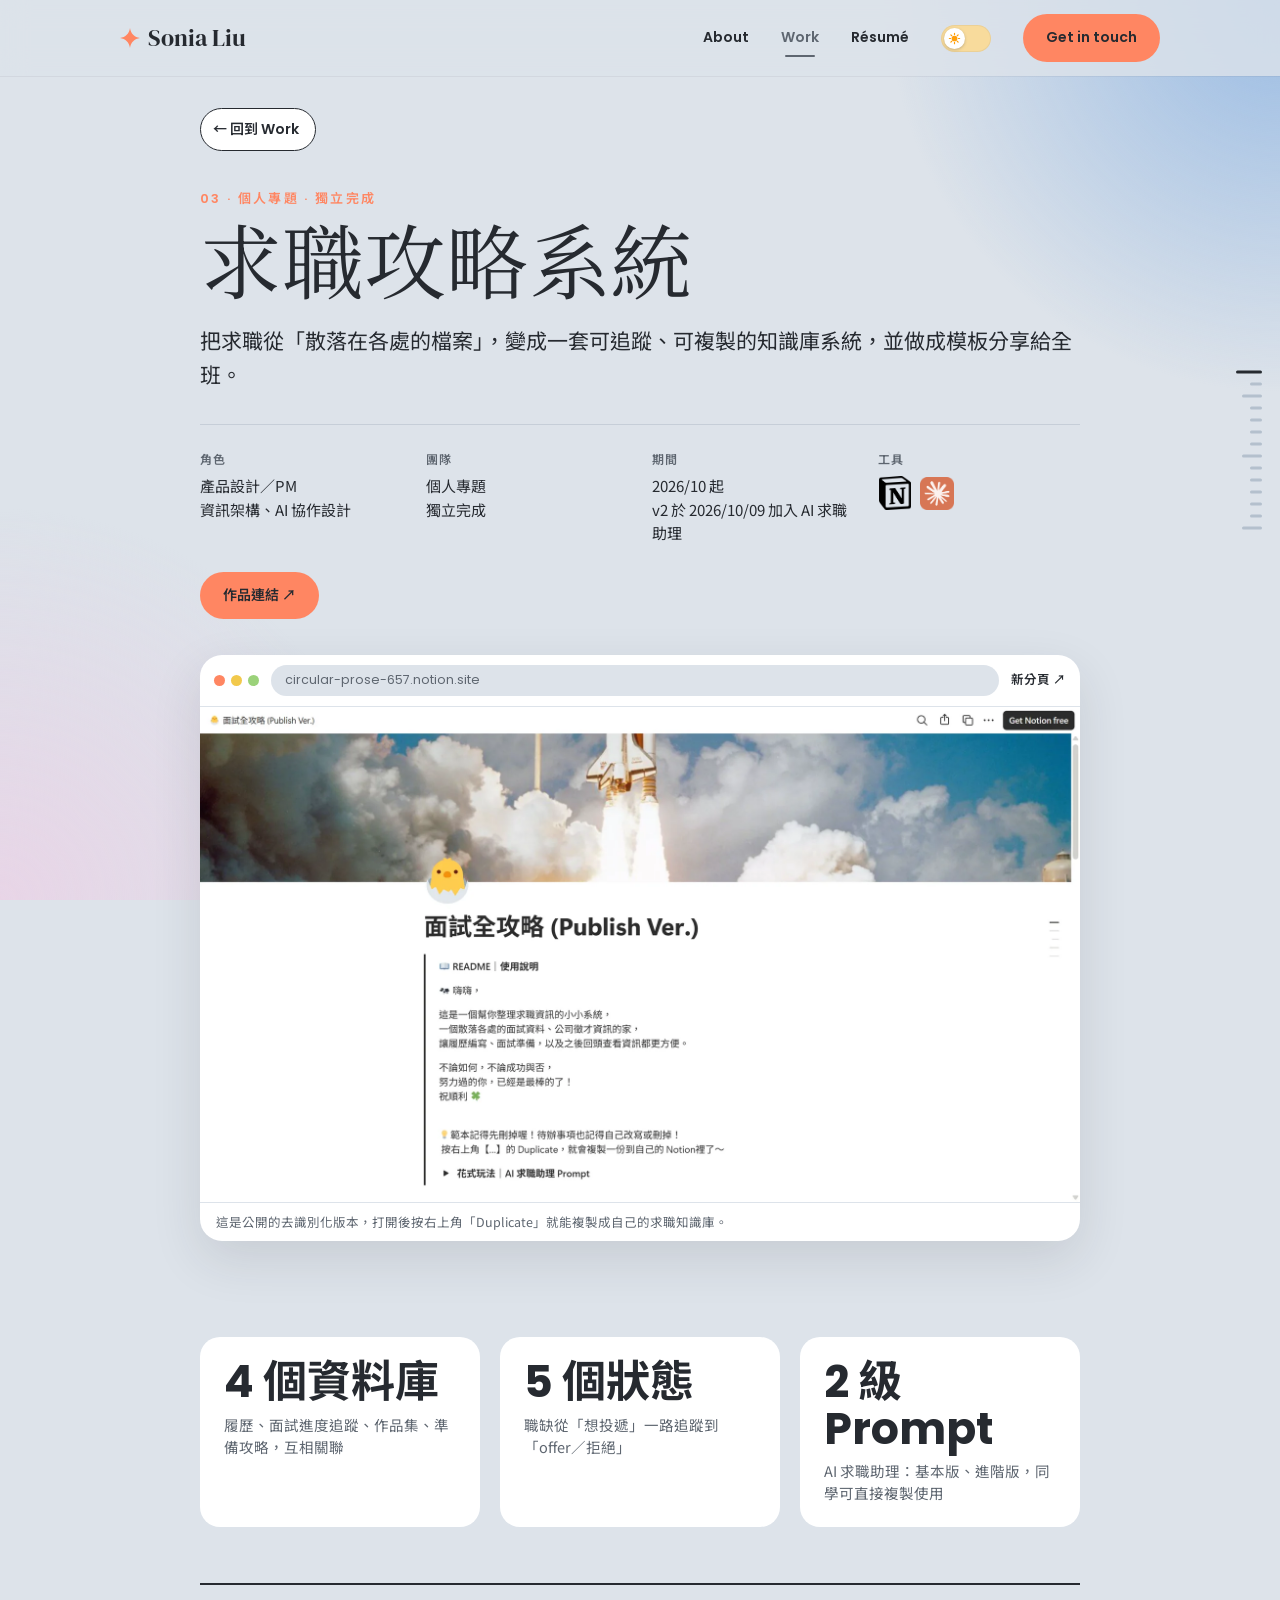
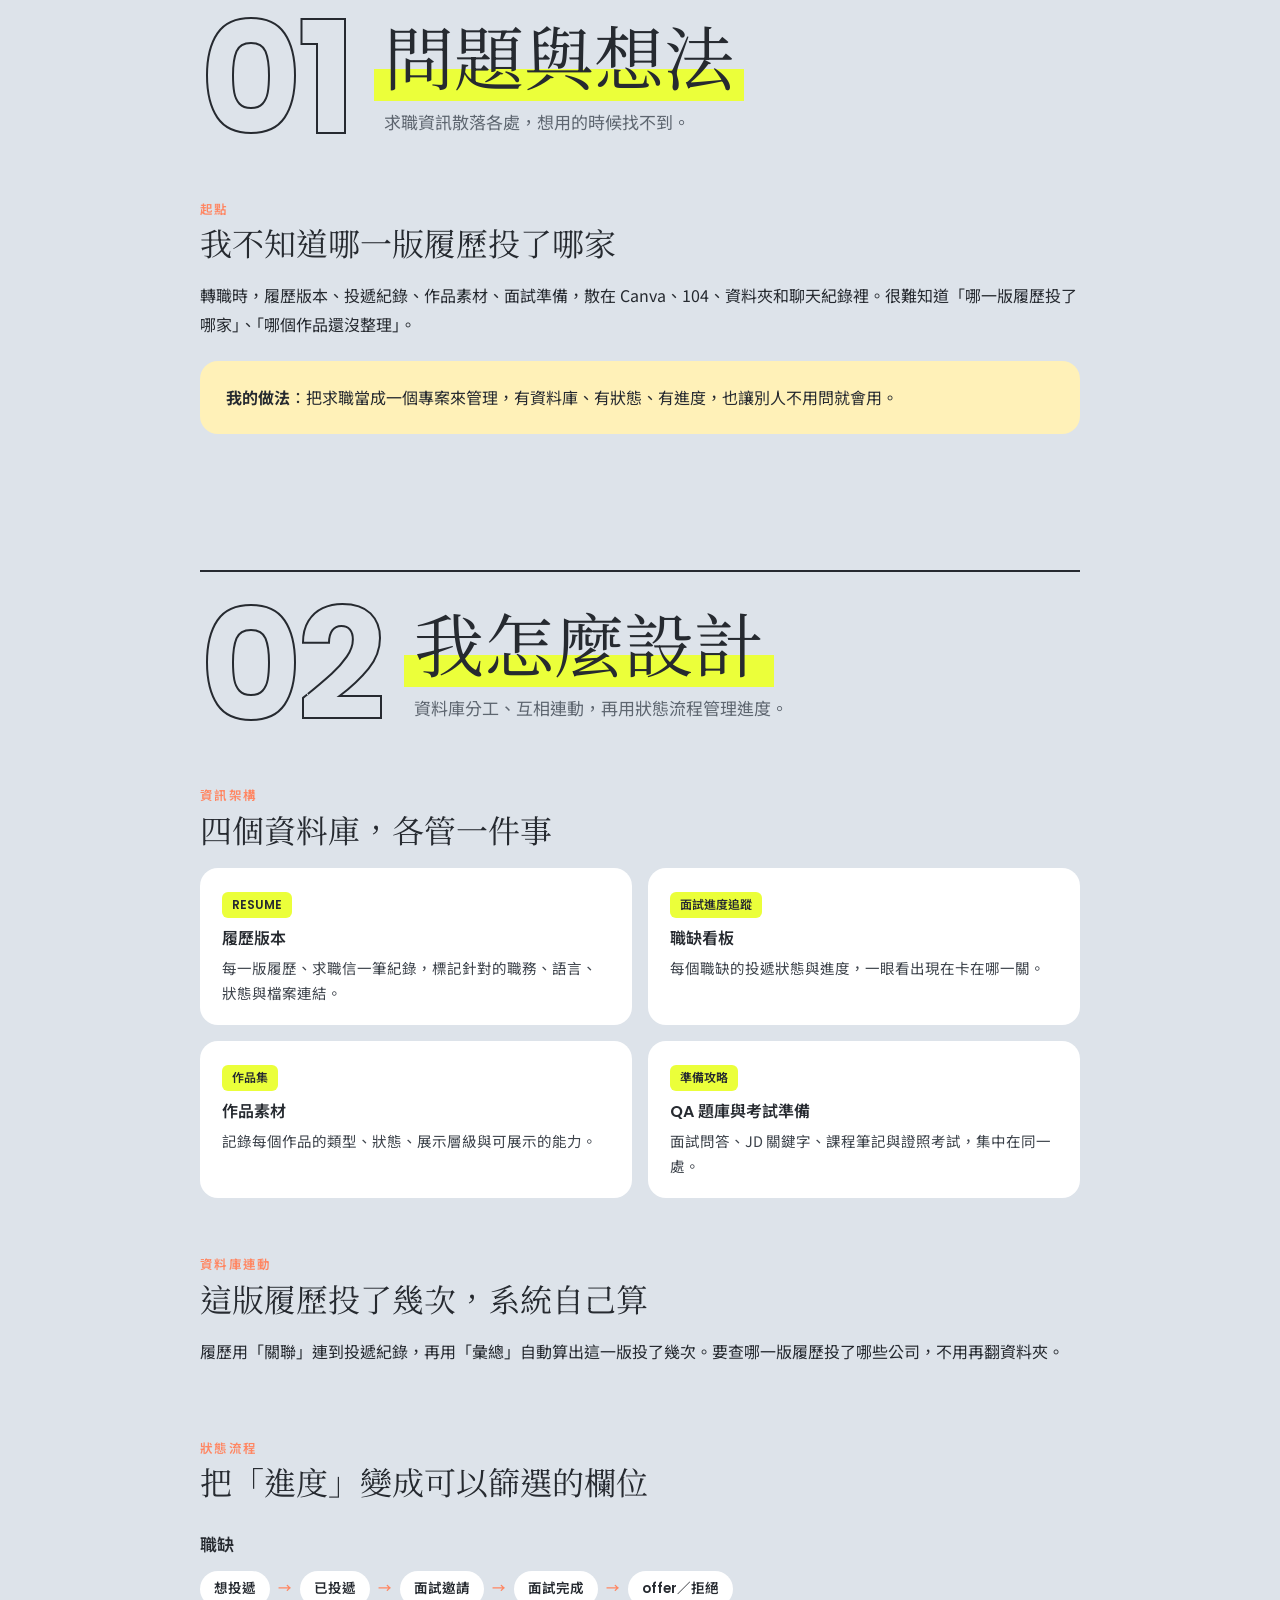
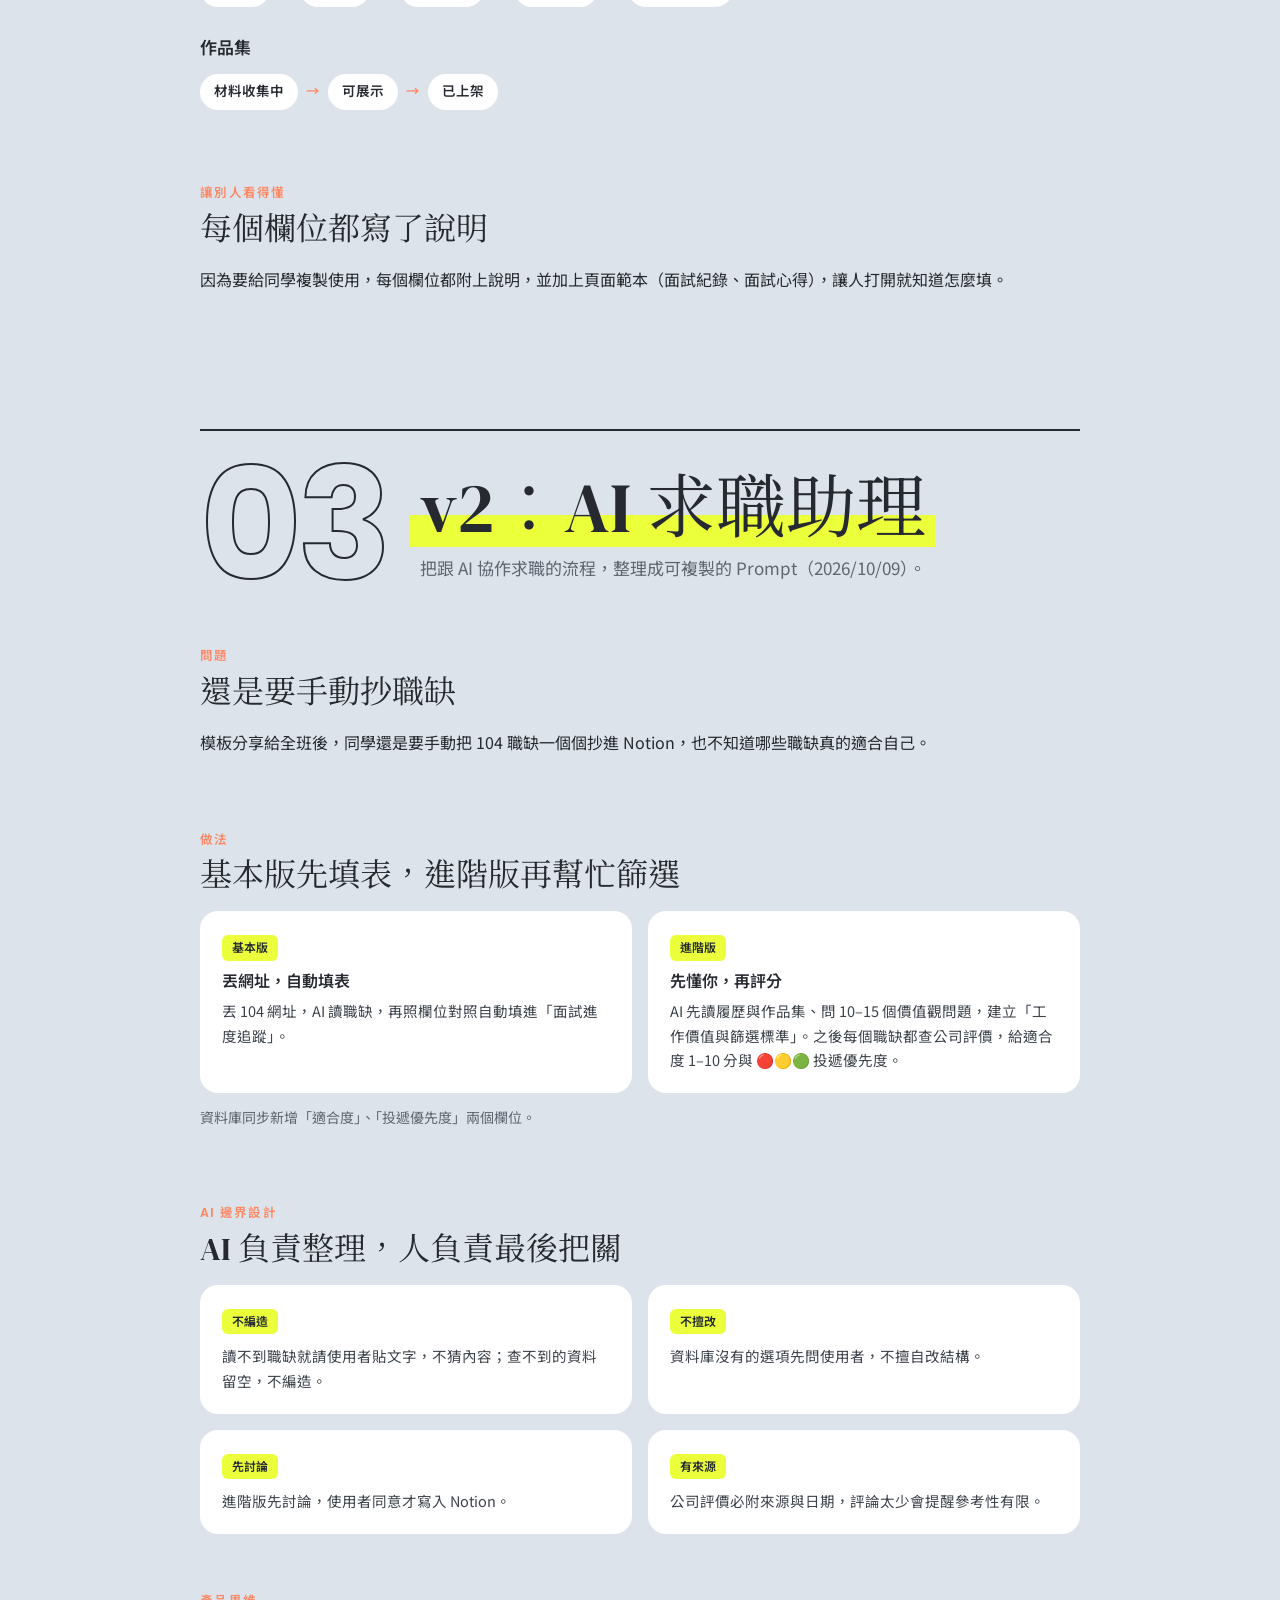
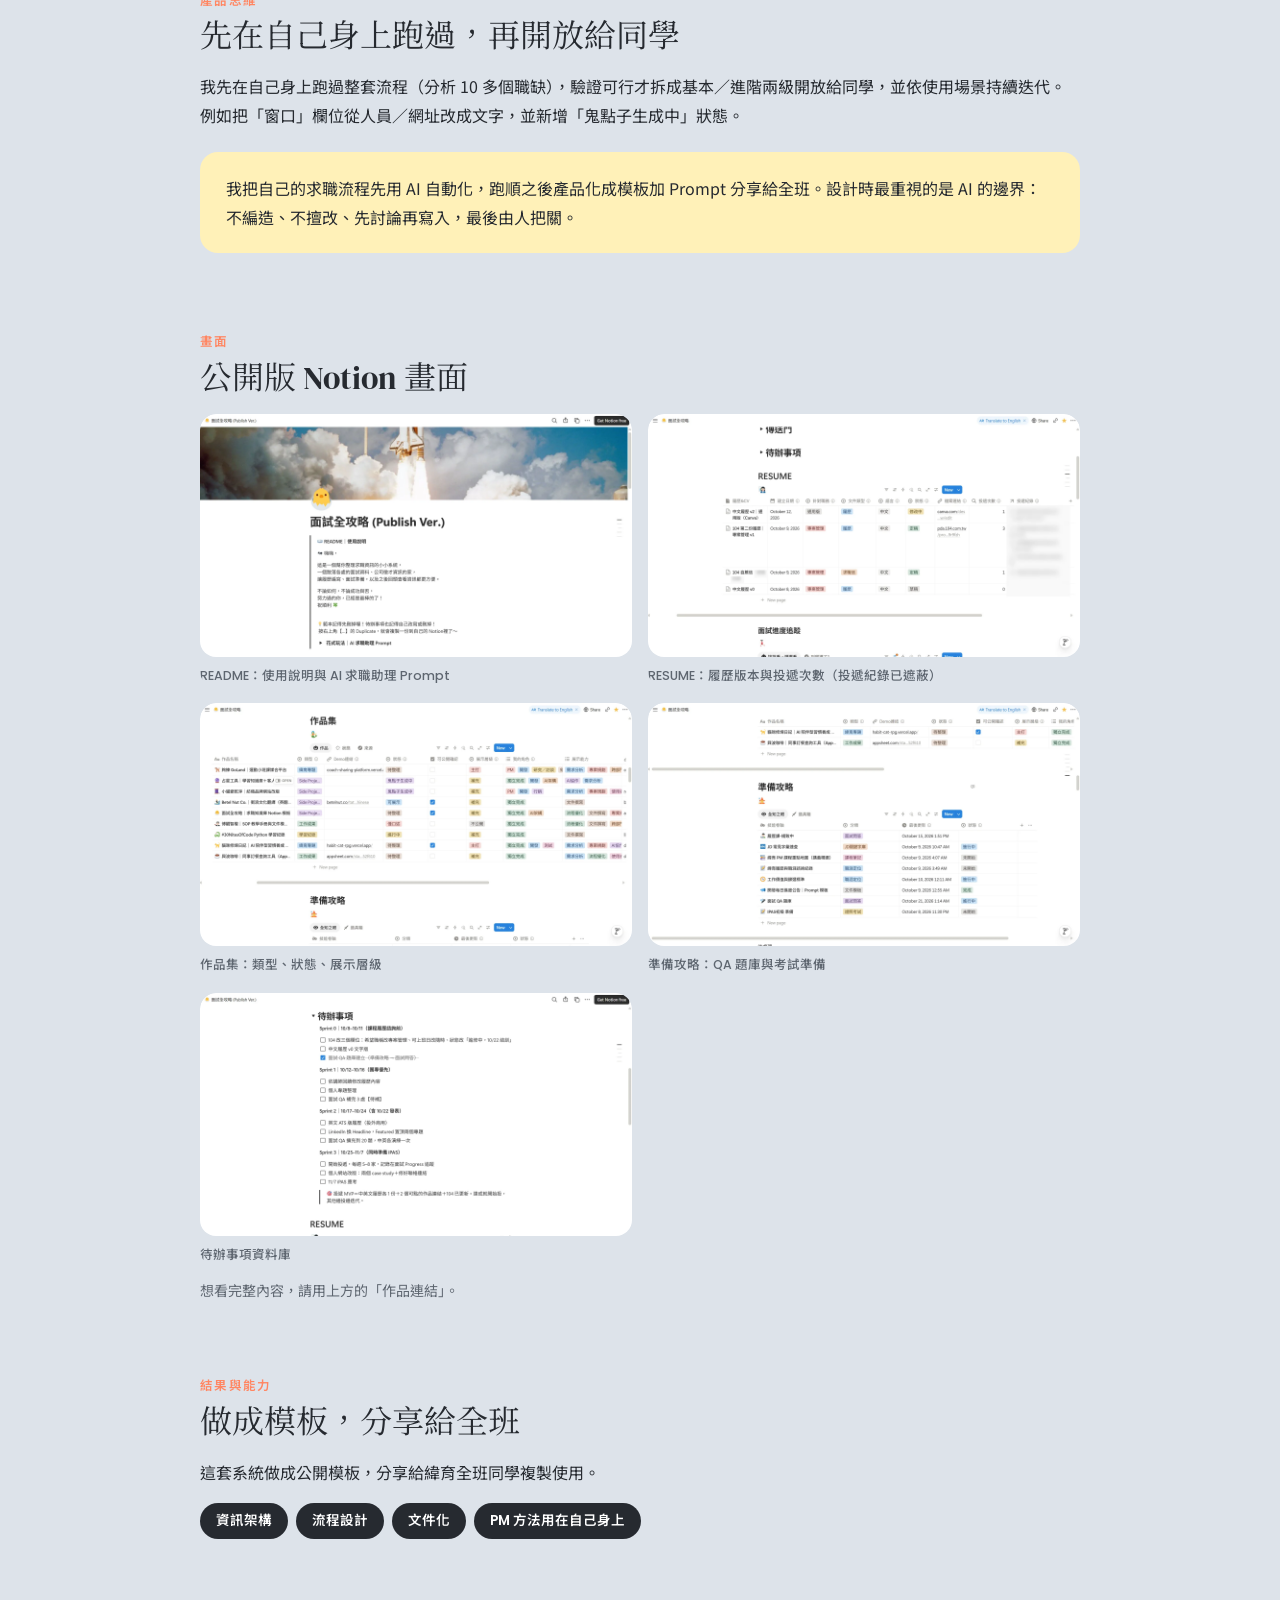
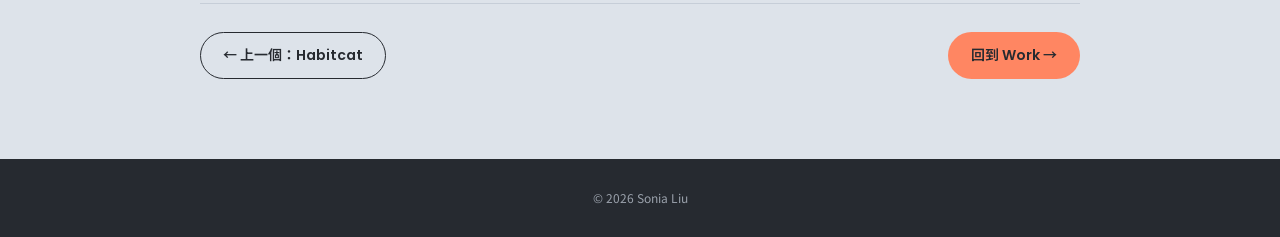
<file: work-3.html>
<!doctype html>
<html lang="zh-Hant">
<head>
<meta charset="utf-8">
<meta name="viewport" content="width=device-width, initial-scale=1, viewport-fit=cover">
<title>求職攻略系統｜Sonia Liu</title>
<link rel="icon" type="image/svg+xml" href="favicon.svg">
<link rel="icon" type="image/png" sizes="32x32" href="favicon-32.png">
<link rel="alternate icon" href="favicon.ico">
<link rel="apple-touch-icon" href="apple-touch-icon.png">
<meta name="description" content="求職攻略系統：個人專題，用 Notion 把求職從散落的檔案變成可追蹤、可複製的知識庫，並用 AI 求職助理 Prompt 做成模板分享給全班。">
<link rel="preconnect" href="https://fonts.googleapis.com">
<link rel="preconnect" href="https://fonts.gstatic.com" crossorigin>
<link rel="stylesheet" href="https://fonts.googleapis.com/css2?family=DM+Serif+Display&family=Poppins:wght@400;500;600;700&family=Noto+Sans+TC:wght@400;500;700&family=Noto+Serif+TC:wght@700&display=swap">
<style>
/* Layout: same shell as index (nav, mist bg, glows); long-read case study; Notion-style dash rail fixed on the right */
:root{
  color-scheme:light;
  --mist:#DDE3EA; --blue:#8DB4E2; --pink:#E9D3E6; --ink:#262A30; --muted:#5E6670; --white:#FFFFFF;
  --coral:#FF8662; --lime:#EBFF3A; --butter:#FFF1B8; --blush:#FAD6DE; --lavender:#E2DAF6; --powder:#CFE0F5; --line:#C6CED8;
  --display:"DM Serif Display", "Noto Serif TC", Georgia, serif;
  --ui:"Poppins", "Noto Sans TC", system-ui, sans-serif;
  --body:"Noto Sans TC", "PingFang TC", "Microsoft JhengHei", system-ui, sans-serif;
}
*{box-sizing:border-box}
html{scroll-behavior:smooth;scroll-padding-top:96px}
body{margin:0;background:var(--mist);color:var(--ink);font-family:var(--body);font-size:16px;line-height:1.8;overflow-x:hidden}
body::after{content:"";position:fixed;inset:0;z-index:-1;pointer-events:none;
  background:radial-gradient(560px 560px at 100% 0%, rgba(141,180,226,.85), rgba(141,180,226,0) 70%),
             radial-gradient(560px 560px at 0% 100%, rgba(233,211,230,.9), rgba(233,211,230,0) 70%)}
img{max-width:100%;display:block}
a{color:inherit}
:focus-visible{outline:3px solid var(--coral);outline-offset:3px;border-radius:6px}
.container{max-width:calc(1040px + 2*max(16px, env(safe-area-inset-left,0px)));margin:0 auto;padding-left:max(16px, env(safe-area-inset-left,0px));padding-right:max(16px, env(safe-area-inset-right,0px))}
.star{display:block;fill:currentColor}
.cjk{font-family:"Noto Serif TC",serif;font-size:.86em;margin-right:.12em}

/* nav */
body::before{content:"";position:fixed;inset:0 0 auto;height:env(safe-area-inset-top,0px);z-index:60;background:var(--mist)}
.nav{position:sticky;top:env(safe-area-inset-top,0px);z-index:50;background:color-mix(in srgb,var(--mist) 80%,transparent);backdrop-filter:blur(14px);-webkit-backdrop-filter:blur(14px);box-shadow:0 1px 0 rgba(38,42,48,.06)}
.nav .container{display:flex;align-items:center;justify-content:space-between;height:76px;gap:16px}
.logo{display:flex;align-items:center;gap:8px;font-family:var(--display);font-size:24px;text-decoration:none}
.logo .star{width:20px;height:20px;color:var(--coral)}
.links{display:flex;align-items:center;gap:32px;font-family:var(--ui);font-weight:600;font-size:14px}
.links a{text-decoration:none}
.links a.active{color:var(--muted);position:relative}
.links a.active::after{content:"";position:absolute;left:10%;right:10%;bottom:-6px;height:2px;border-radius:2px;background:var(--muted)}
.pill{display:inline-flex;align-items:center;gap:8px;border-radius:999px;font-family:var(--ui);font-weight:600;font-size:14px;padding:10px 22px;text-decoration:none;border:1.5px solid transparent;transition:transform .2s ease;background:none;color:inherit;cursor:pointer}
.pill:hover{transform:translateY(-2px)}
.pill.coral{background:var(--coral);color:var(--ink)}
.pill.dark{background:var(--ink);color:var(--white)}
.pill.ghost{border-color:var(--ink)}

/* hero */
.back{display:inline-flex;align-items:center;gap:8px;margin-top:32px;font-family:var(--ui);font-weight:600;font-size:14px;text-decoration:none;padding:8px 16px 8px 12px;border:1.5px solid var(--ink);border-radius:999px;background:var(--white)}
.back:hover{background:var(--ink);color:var(--white)}
.hero{padding-block:36px 40px}
.eyebrow{font-family:var(--ui);font-weight:600;font-size:13px;letter-spacing:.18em;text-transform:uppercase;color:var(--coral);margin:0}
.hero h1{font-family:var(--display);font-weight:400;font-size:clamp(44px,6.4vw,84px);line-height:1.05;margin:10px 0 16px;text-wrap:balance}
.lede{font-size:clamp(18px,1.8vw,21px);line-height:1.65;margin:0}
.meta{display:grid;grid-template-columns:repeat(4,minmax(0,1fr));gap:24px;margin-top:32px;padding-top:24px;border-top:1px solid var(--line)}
.meta dt{font-family:var(--ui);font-size:12px;font-weight:600;letter-spacing:.1em;text-transform:uppercase;color:var(--muted)}
.meta dd{margin:4px 0 0;font-size:15px;line-height:1.55}
.hero-actions{display:flex;flex-wrap:wrap;gap:10px;margin-top:28px}
.live{margin-top:36px;background:var(--white);border-radius:22px;box-shadow:0 18px 50px rgba(38,42,48,.12);overflow:hidden}
.live-bar{display:flex;align-items:center;gap:12px;padding:10px 14px;border-bottom:1px solid var(--mist)}
.live-bar .dots{display:flex;gap:6px}.live-bar .dots i{width:11px;height:11px;border-radius:50%;background:var(--line)}
.live-bar .dots i:nth-child(1){background:#FF8662}.live-bar .dots i:nth-child(2){background:#F2C94C}.live-bar .dots i:nth-child(3){background:#9BD27A}
.live-bar .url{flex:1;min-width:0;background:var(--mist);border-radius:999px;padding:4px 14px;font-family:var(--ui);font-size:12.5px;color:var(--muted);white-space:nowrap;overflow:hidden;text-overflow:ellipsis}
.seg{display:flex;background:var(--mist);border-radius:999px;padding:3px}
.seg button{font-family:var(--ui);font-size:12px;font-weight:600;border:0;background:none;border-radius:999px;padding:4px 12px;cursor:pointer;color:var(--muted)}
.seg button.on{background:var(--white);color:var(--ink);box-shadow:0 1px 3px rgba(0,0,0,.12)}
.live-bar a{font-family:var(--ui);font-size:12.5px;font-weight:600;text-decoration:none;white-space:nowrap}
.live-view{position:relative;background:var(--powder);aspect-ratio:16/10;max-height:78vh;display:flex;justify-content:center}
.live-view.mobile{aspect-ratio:auto;height:min(78vh,720px)}
.live-view iframe{width:100%;height:100%;border:0;background:var(--white);transition:width .3s ease}
.live-view.mobile iframe{width:390px;max-width:100%;border-left:1px solid var(--line);border-right:1px solid var(--line)}
.poster{position:absolute;inset:0;border:0;padding:0;cursor:pointer;background:none}
.poster img{width:100%;height:100%;object-fit:cover}
.poster span{position:absolute;left:50%;bottom:24px;transform:translateX(-50%);display:inline-flex;align-items:center;gap:8px;background:var(--ink);color:var(--white);font-family:var(--ui);font-weight:600;font-size:15px;border-radius:999px;padding:12px 24px;box-shadow:0 8px 24px rgba(0,0,0,.25);transition:transform .2s}
.poster:hover span{transform:translateX(-50%) scale(1.05)}
@media (max-width:640px){.live-bar .url,.seg{display:none}.live-view{aspect-ratio:auto;height:70vh}}

/* stats */
.stats{display:grid;grid-template-columns:repeat(3,minmax(0,1fr));gap:20px;margin-block:56px 24px}
.stat{background:var(--white);border-radius:20px;padding:22px 24px}
.stat b{display:block;font-family:var(--ui);font-weight:700;font-size:44px;line-height:1.05;font-variant-numeric:tabular-nums}
.stat span{display:block;margin-top:8px;font-size:14.5px;color:var(--muted);line-height:1.55}

/* body */
main.container{max-width:calc(880px + 2*max(16px, env(safe-area-inset-left,0px)))}
article{padding-bottom:80px}
article section{padding-top:64px}
article section:first-child{padding-top:32px}
.num{font-family:var(--ui);font-weight:600;font-size:13px;color:var(--coral);letter-spacing:.08em}
article h2{font-family:var(--display);font-weight:400;font-size:clamp(30px,3.4vw,40px);line-height:1.2;margin:6px 0 18px;text-wrap:balance}
article h3{font-family:var(--ui);font-weight:600;font-size:17px;margin:28px 0 10px}
article p{margin:0 0 16px}
.callout{background:var(--butter);border-radius:18px;padding:22px 26px;margin:22px 0}
.callout .big{font-family:var(--ui);font-weight:700;font-size:56px;line-height:1;margin:0 0 6px}
.callout p{margin:0}
.bars{display:grid;gap:12px;margin:18px 0 8px;max-width:560px}
.bar{display:grid;grid-template-columns:150px minmax(0,1fr) 44px;gap:12px;align-items:center;font-size:14.5px}
.bar i{display:block;height:12px;border-radius:999px;background:var(--white);overflow:hidden}
.bar i::before{content:"";display:block;height:100%;width:var(--v);background:var(--blue);border-radius:999px}
.bar.hl i::before{background:var(--coral)}
.bar em{font-style:normal;font-family:var(--ui);font-weight:600;font-variant-numeric:tabular-nums;text-align:right}
.src{font-size:12.5px;color:var(--muted);margin-top:6px}
.cards{display:grid;grid-template-columns:repeat(2,minmax(0,1fr));gap:16px;margin-top:8px}
.card{background:var(--white);border-radius:18px;padding:20px 22px}
.card h3{font-family:var(--ui);font-weight:600;font-size:16px;margin:0 0 6px;line-height:1.4}
.card p{margin:0;font-size:14.5px;line-height:1.7;color:#3D434B}
.tag{display:inline-block;font-family:var(--ui);font-size:11px;font-weight:600;letter-spacing:.06em;background:var(--lime);border-radius:6px;padding:2px 8px;margin-bottom:8px}
.role{width:100%;border-collapse:collapse;background:var(--white);border-radius:18px;overflow:hidden;font-size:14.5px}
.role th,.role td{text-align:left;padding:12px 18px;border-bottom:1px solid var(--mist);vertical-align:top}
.role th{font-family:var(--ui);font-size:12px;letter-spacing:.08em;color:var(--muted);font-weight:600}
.role td:first-child{font-weight:700;white-space:nowrap}
.role tr:last-child td{border-bottom:0}
.table-wrap{overflow-x:auto;border-radius:18px}
.note{font-size:14px;color:var(--muted);margin-top:12px}
.flow{display:flex;flex-wrap:wrap;gap:8px;align-items:center;margin:14px 0;font-family:var(--ui);font-size:13.5px;font-weight:600}
.flow span{background:var(--white);border-radius:999px;padding:6px 14px}
.flow i{font-style:normal;color:var(--coral)}

/* PRD preview */
.prd{background:var(--white);border-radius:20px;padding:22px 22px 14px}
.prd-head{display:flex;justify-content:space-between;align-items:flex-end;gap:16px;flex-wrap:wrap;padding:0 4px 18px}
.prd-frame{display:block;width:100%;height:min(78vh,720px);border:0;border-radius:14px;background:#F2F7FC}
.prd .ver{display:inline-block;font-family:var(--ui);font-size:12px;font-weight:600;background:var(--lime);border-radius:999px;padding:3px 12px}
.prd b.t{display:block;font-family:var(--display);font-weight:400;font-size:26px;line-height:1.2;margin:10px 0 6px}
.prd ol{list-style:none;margin:0;padding:0;columns:2;column-gap:24px;font-size:14px}
.prd li{padding:4px 0;break-inside:avoid;display:flex;gap:8px}
.prd li span{color:var(--coral);font-family:var(--ui);font-weight:600;min-width:2.2em}
details.embed{background:var(--white);border-radius:16px;margin-top:12px}
details.embed>summary{cursor:pointer;list-style:none;padding:14px 20px;font-family:var(--ui);font-weight:600;font-size:14px;display:flex;gap:10px;align-items:center}
details.embed>summary::-webkit-details-marker{display:none}
details.embed>summary::before{content:"▸";color:var(--coral);transition:transform .2s}
details.embed[open]>summary::before{transform:rotate(90deg)}
details.embed .bd{padding:0 12px 12px}
details.embed iframe{width:100%;height:min(78vh,760px);border:0;border-radius:12px;background:#fff}

/* slides carousel */
.deck{background:var(--white);border-radius:20px;padding:14px}
.stage{position:relative;aspect-ratio:16/9;border-radius:12px;overflow:hidden;background:var(--powder)}
.stage img{width:100%;height:100%;object-fit:cover}
.nav-btn{position:absolute;top:50%;transform:translateY(-50%);width:44px;height:44px;margin:0;padding:0;border-radius:50%;border:1.5px solid var(--ink);background:rgba(255,255,255,.92);color:var(--ink);cursor:pointer;display:grid;place-items:center;box-shadow:0 2px 10px rgba(38,42,48,.15)}
.nav-btn svg{width:20px;height:20px}
.nav-btn.go-prev{left:12px}.nav-btn.go-next{right:12px}
.nav-btn:hover{background:var(--ink);color:var(--white)}
.bar2{display:flex;flex-wrap:wrap;align-items:center;justify-content:space-between;gap:10px;margin:12px 2px 10px}
.count{font-family:var(--ui);font-size:13px;font-weight:600;color:var(--muted);font-variant-numeric:tabular-nums}
.parts{display:flex;flex-wrap:wrap;gap:6px}
.parts button{font-family:var(--ui);font-size:12.5px;font-weight:600;border:1.5px solid var(--line);background:var(--white);color:var(--muted);border-radius:999px;padding:3px 12px;cursor:pointer}
.parts button.on{background:var(--ink);border-color:var(--ink);color:var(--white)}
.thumbs{display:flex;gap:8px;overflow-x:auto;scroll-snap-type:x mandatory;padding:2px 2px 8px}
.thumbs button{flex:0 0 104px;aspect-ratio:16/9;border:2px solid transparent;border-radius:6px;padding:0;overflow:hidden;cursor:pointer;scroll-snap-align:start;background:var(--powder);opacity:.6}
.thumbs button.on{border-color:var(--coral);opacity:1}
.thumbs img{width:100%;height:100%;object-fit:cover}

/* video + knowledge base */
.vids{display:grid;grid-template-columns:minmax(0,2.2fr) minmax(0,1fr);gap:16px;align-items:start}
.vid{position:relative;border-radius:18px;overflow:hidden;background:var(--ink)}
.vid.wide{aspect-ratio:16/9}.vid.tall{aspect-ratio:9/16}
.vid img{width:100%;height:100%;object-fit:cover;opacity:.55}
.vid .lb{position:absolute;inset:auto 12px 12px 12px;color:#fff;font-family:var(--ui);font-size:13.5px;font-weight:600;display:flex;justify-content:space-between;gap:8px;align-items:end}
.vid .soon{background:var(--lime);color:var(--ink);border-radius:999px;padding:2px 10px;font-size:12px;white-space:nowrap}
.vid iframe{position:absolute;inset:0;width:100%;height:100%;border:0}
.kbs{display:grid;grid-template-columns:repeat(3,minmax(0,1fr));gap:16px}
.kb{background:var(--white);border-radius:18px;overflow:hidden}
.kb .ph{aspect-ratio:16/10;background:linear-gradient(135deg,var(--white),var(--powder));display:grid;place-items:center;color:var(--muted);font-family:var(--ui);font-size:13px}
.kb .tx{padding:12px 18px 16px}
.kb b{display:block;font-family:var(--ui);font-weight:600;font-size:15px}
.kb span{display:block;font-size:13.5px;color:var(--muted);line-height:1.6;margin-top:2px}

/* screens */
.shots{display:grid;grid-template-columns:repeat(2,minmax(0,1fr));gap:16px}
.shot{margin:0;aspect-ratio:16/10;max-width:100%;border-radius:16px;background:linear-gradient(135deg,var(--white),var(--powder));position:relative;display:grid;place-items:center;color:var(--muted);font-family:var(--ui);font-size:14px;font-weight:500}
.shot figcaption{position:absolute;left:14px;bottom:12px;font-size:12.5px}

.reflect{list-style:none;padding:0;margin:0;display:grid;gap:14px;counter-reset:r}
.reflect li{background:var(--white);border-radius:18px;padding:18px 22px 18px 54px;position:relative}
.reflect li::before{content:counter(r);counter-increment:r;position:absolute;left:20px;top:17px;width:24px;height:24px;border-radius:50%;background:var(--coral);color:var(--ink);font-family:var(--ui);font-weight:700;font-size:13px;display:grid;place-items:center}
.reflect b{display:block;margin-bottom:4px}
.next{display:flex;justify-content:space-between;gap:16px;flex-wrap:wrap;border-top:1px solid var(--line);margin-top:64px;padding-top:28px}
footer{background:var(--ink);color:#9AA1AB;text-align:center;font-size:12px;padding-block:28px}

/* Notion-style dash rail: one dash per heading (long = section, short = sub-heading); hover shows the outline */
.rail{position:fixed;right:max(18px,env(safe-area-inset-right,0px));top:50%;transform:translateY(-50%);z-index:40;display:flex;align-items:center}
.rail .dashes{list-style:none;margin:0;padding:10px 0 10px 16px;display:grid;gap:9px;justify-items:end}
.rail .dashes i{display:block;height:3px;width:20px;border-radius:3px;background:#B4C0CD;transition:background .2s,width .2s}
.rail .dashes i.sub{width:12px}
.rail .dashes i.on{background:var(--ink);width:26px}
.rail .dashes i.sub.on{width:16px}
.rail .panel{position:absolute;right:calc(100% - 4px);top:50%;transform:translate(8px,-50%);opacity:0;pointer-events:none;transition:opacity .18s,transform .18s;
  background:var(--white);border-radius:14px;box-shadow:0 12px 36px rgba(38,42,48,.16);padding:10px 8px;width:220px;max-height:76vh;overflow:auto}
.rail:hover .panel,.rail:focus-within .panel{opacity:1;pointer-events:auto;transform:translate(0,-50%)}
.panel a{display:block;text-decoration:none;font-size:13px;line-height:1.4;padding:6px 10px;border-radius:8px;color:var(--muted)}
.panel a.sub{padding-left:22px;font-size:12.5px}
.panel a:hover{background:var(--mist);color:var(--ink)}
.panel a.on{color:var(--ink);font-weight:700}

@media (max-width:1180px){ .rail{display:none} }
@media (max-width:900px){ .meta{grid-template-columns:repeat(2,minmax(0,1fr))} .prd{grid-template-columns:1fr} }
@media (max-width:640px){
  .links a:not(.pill){display:none}
  .stats,.cards,.shots,.kbs,.vids{grid-template-columns:1fr}
  .vid.tall{max-width:300px}
  .prd ol{columns:1}
  .bar{grid-template-columns:110px minmax(0,1fr) 40px;font-size:13.5px}
  .stat b{font-size:38px}
  .nav-btn{width:36px;height:36px;font-size:16px}
}
@media (prefers-reduced-motion:reduce){html{scroll-behavior:auto}*{transition:none!important}}
/* tool icons in meta */
.tools-ic{display:flex;flex-wrap:wrap;gap:8px;margin-top:6px}
.tools-ic li{list-style:none;position:relative}
.tools-ic{padding:0;margin-bottom:0}
.tools-ic img{width:34px;height:34px;object-fit:contain;display:block}
.tools-ic span{position:absolute;bottom:-26px;left:50%;transform:translateX(-50%);white-space:nowrap;font-family:var(--ui);font-size:11px;background:var(--ink);color:var(--white);padding:1px 7px;border-radius:6px;opacity:0;pointer-events:none;transition:opacity .15s;z-index:3}
.tools-ic li:hover span{opacity:1}
.pill.soon{border:1.5px dashed var(--muted);color:var(--muted);cursor:default}
.pill.soon:hover{transform:none}
.pill.soon small{font-size:11px;background:var(--lime);color:var(--ink);border-radius:999px;padding:1px 8px}

/* part headers (match the deck's four stages) */
/* chapter heading: big outline numeral + large serif title with a lime highlight, ruled off from the content above */
.part{margin-top:136px;padding-top:30px;border-top:2px solid var(--ink);color:var(--ink);display:grid;grid-template-columns:auto minmax(0,1fr);column-gap:32px;row-gap:6px;align-items:end}
.part:first-child{margin-top:56px}
.part b{grid-row:1/3;font-family:var(--ui);font-weight:700;font-size:clamp(92px,13vw,156px);line-height:.82;letter-spacing:-.03em;color:transparent;-webkit-text-stroke:2px var(--ink)}
.part h2{margin:0;justify-self:start;font-family:var(--display);font-weight:400;font-size:clamp(42px,5.8vw,70px);line-height:1.15;color:var(--ink);background:linear-gradient(transparent 60%,var(--lime) 60%);padding:0 10px;margin-left:-10px}
.part p{margin:0;color:var(--muted);font-size:17px;align-self:start}
article section h3.sh{font-family:var(--display);font-weight:400;font-size:clamp(26px,2.8vw,32px);line-height:1.25;margin:4px 0 16px}
.eb{font-family:var(--ui);font-weight:600;font-size:12.5px;letter-spacing:.1em;color:var(--coral);margin:0}
article section{padding-top:56px}
.two{display:grid;grid-template-columns:repeat(2,minmax(0,1fr));gap:16px}
.three{display:grid;grid-template-columns:repeat(3,minmax(0,1fr));gap:16px}
.four{display:grid;grid-template-columns:repeat(4,minmax(0,1fr));gap:14px}
.box{background:var(--white);border-radius:18px;padding:20px 22px}
.box h4{font-family:var(--ui);font-weight:600;font-size:16px;margin:0 0 6px;line-height:1.4}
.box p{margin:0;font-size:14.5px;line-height:1.7;color:#3D434B}
.chips{display:flex;flex-wrap:wrap;gap:6px;margin-top:12px}
.chips span{font-size:12.5px;font-weight:500;border:1.5px solid var(--line);border-radius:999px;padding:2px 12px}
.side{display:inline-block;font-family:var(--ui);font-size:12px;font-weight:600;background:var(--lime);border-radius:6px;padding:2px 10px;margin-bottom:10px}
.bignum{display:grid;gap:10px;margin-top:12px}
.bignum div{display:grid;grid-template-columns:86px 1fr;gap:10px;align-items:baseline}
.bignum b{font-family:var(--ui);font-weight:700;font-size:28px;line-height:1.1;font-variant-numeric:tabular-nums}
.bignum span{font-size:13.5px;color:var(--muted);line-height:1.5}
.quote{margin-top:14px;padding-top:12px;border-top:1px solid var(--mist);font-size:14px;color:var(--muted)}
.insight{display:inline-block;margin-top:12px;background:var(--ink);color:var(--white);border-radius:10px;padding:6px 14px;font-size:13.5px;font-weight:600}
.matrix{display:grid;grid-template-columns:repeat(2,minmax(0,1fr));gap:10px}
.matrix .box{padding:14px 18px}
.matrix .me{background:var(--ink);color:var(--white)}
.matrix .me p{color:#D6DAE0}
.matrix small{display:block;font-family:var(--ui);font-size:11.5px;font-weight:600;color:var(--muted);margin-bottom:4px}
.matrix .me small{color:var(--lime)}
.steps{list-style:none;padding:0;margin:0;display:grid;grid-template-columns:repeat(4,minmax(0,1fr));gap:12px;counter-reset:st}
.steps li{background:var(--white);border-radius:18px;padding:18px;counter-increment:st}
.steps li::before{content:"0" counter(st);display:block;font-family:var(--ui);font-weight:700;font-size:22px;color:var(--coral)}
.steps b{display:block;font-family:var(--ui);font-weight:600;font-size:15.5px;margin:2px 0 4px}
.steps span{font-size:13.5px;color:var(--muted);line-height:1.6}
.ba{display:grid;grid-template-columns:repeat(2,minmax(0,1fr));gap:16px}
.ba .box b{font-family:var(--ui);font-weight:700;font-size:36px;line-height:1.1}
.ba .box b i{font-style:normal;color:var(--muted);font-weight:500;font-size:22px}
.timeline{display:grid;grid-template-columns:repeat(6,minmax(0,1fr));gap:8px}
.timeline div{background:var(--white);border-radius:14px;padding:12px 12px 14px;border-top:4px solid var(--blue)}
.timeline div:last-child{border-top-color:var(--coral)}
.timeline b{display:block;font-family:var(--ui);font-weight:600;font-size:14px;line-height:1.35}
.timeline em{display:block;font-style:normal;font-family:var(--ui);font-size:11.5px;color:var(--muted);margin:2px 0 6px}
.timeline span{display:block;font-size:12.5px;line-height:1.5;color:#3D434B}
.progress{display:flex;height:34px;border-radius:10px;overflow:hidden;font-family:var(--ui);font-weight:700;font-size:13px;margin:10px 0 8px}
.progress span{display:grid;place-items:center}
.ai{width:100%;border-collapse:separate;border-spacing:6px;font-size:13.5px;table-layout:fixed}
.ai th{font-family:var(--ui);font-size:13px;font-weight:600;color:var(--muted);text-align:center;padding:4px}
.ai th small{display:block;font-weight:400;font-size:11.5px}
.ai td{background:var(--white);border-radius:12px;padding:10px;text-align:center;line-height:1.5;vertical-align:top}
.ai td b{display:block;font-family:var(--ui);font-weight:600}
.ai td span{color:var(--muted);font-size:12.5px}
.ai td.lab{background:var(--blue);color:var(--white);font-family:var(--ui);font-weight:700;font-size:18px;vertical-align:middle;width:56px}
.ai tr.human td.lab{background:var(--lime);color:var(--ink)}
.gitflow{display:flex;flex-wrap:wrap;gap:6px;align-items:center;font-family:var(--ui);font-size:13px;font-weight:600;margin:6px 0 16px}
.gitflow span{background:var(--white);border-radius:999px;padding:6px 14px}
.gitflow span:last-child{background:var(--ink);color:var(--white)}
.gitflow i{font-style:normal;color:var(--coral)}
.role tr.me td{background:#FFFBE3}
.role td .lead{font-family:var(--ui);font-size:11px;font-weight:600;background:var(--lime);border-radius:6px;padding:1px 8px;margin-left:6px;white-space:nowrap}
.src{font-size:12.5px;color:var(--muted);margin-top:8px}
.live-note{font-size:12.5px;color:var(--muted);padding:8px 16px;margin:0;border-top:1px solid var(--mist)}
@media (max-width:900px){.four,.steps{grid-template-columns:repeat(2,minmax(0,1fr))}.timeline{grid-template-columns:repeat(3,minmax(0,1fr))}.three{grid-template-columns:1fr}}
@media (max-width:640px){.two,.ba,.matrix{grid-template-columns:1fr}.timeline{grid-template-columns:repeat(2,minmax(0,1fr))}.part{grid-template-columns:1fr;margin-top:96px}.part b{grid-row:auto;font-size:84px;margin-bottom:6px}.part p{font-size:15px}.ai{font-size:12px;border-spacing:3px}.ai td span{display:none}}
/* tags */
.tags{display:flex;flex-wrap:wrap;gap:8px}.tag-dark{display:inline-block;background:var(--ink);color:var(--white);font-family:var(--ui);font-weight:600;font-size:13.5px;border-radius:999px;padding:6px 16px}
</style>
<script>try{var t=localStorage.getItem("theme")||"light";document.documentElement.setAttribute("data-theme",t)}catch(e){}</script>
<link rel="stylesheet" href="assets/theme.css">
</head>
<body>
<style>
/* work-2 additions */
.poster2{position:absolute;inset:0;border:0;padding:0;cursor:pointer;background:linear-gradient(135deg,var(--butter),var(--blush));display:grid;place-items:center}
.poster2 b{font-family:var(--display);font-weight:400;font-size:clamp(40px,7vw,88px);line-height:1;color:var(--ink)}
.poster2 small{display:block;text-align:center;font-family:var(--ui);font-size:13px;letter-spacing:.2em;text-transform:uppercase;margin-top:10px;opacity:.7}
.poster2 span{position:absolute;left:50%;bottom:24px;transform:translateX(-50%);display:inline-flex;align-items:center;gap:8px;background:var(--ink);color:var(--white);font-family:var(--ui);font-weight:600;font-size:15px;border-radius:999px;padding:12px 24px;box-shadow:0 8px 24px rgba(0,0,0,.25)}
.shot.todo{border:1.5px dashed var(--muted);background:rgba(255,255,255,.55)}
.shot.has{aspect-ratio:auto;display:block;background:none;overflow:hidden}
.shot.has img{width:100%;height:auto;border-radius:16px;display:block}
.shot.has figcaption{position:static;margin-top:8px;color:var(--muted)}
.shot.todo{min-height:220px}

.sub-h{font-family:var(--ui);font-weight:600;margin:26px 0 10px;font-size:17px}
.layers{display:grid;grid-template-columns:repeat(3,minmax(0,1fr));gap:16px}
.layers .box b.k{display:block;font-family:var(--ui);font-size:12px;letter-spacing:.1em;color:var(--coral);margin-bottom:4px}
.day{display:flex;flex-wrap:wrap;gap:8px;align-items:center;font-family:var(--ui);font-size:13.5px;font-weight:600;margin:6px 0 16px}
.day span{background:var(--white);border-radius:999px;padding:6px 14px}
.day i{font-style:normal;color:var(--coral)}
.vtable{width:100%;border-collapse:collapse;background:var(--white);border-radius:18px;overflow:hidden;font-size:14.5px}
.vtable th,.vtable td{text-align:left;padding:11px 18px;border-bottom:1px solid var(--mist);vertical-align:top}
.vtable th{font-family:var(--ui);font-size:12px;letter-spacing:.08em;color:var(--muted);font-weight:600}
.vtable td:first-child{font-family:var(--ui);font-weight:600;white-space:nowrap}
.vtable tr:last-child td{border-bottom:0}
@media (max-width:640px){.layers{grid-template-columns:1fr}}
</style>
<svg width="0" height="0" style="position:absolute" aria-hidden="true"><symbol id="star" viewBox="0 0 24 24"><path d="M12 0c.9 6.6 5.4 11.1 12 12-6.6.9-11.1 5.4-12 12-.9-6.6-5.4-11.1-12-12C6.6 11.1 11.1 6.6 12 0z"/></symbol></svg>

<header class="nav">
  <div class="container">
    <a class="logo" href="index.html#home"><svg class="star"><use href="#star"/></svg>Sonia Liu</a>
    <nav class="links" aria-label="主選單">
      <a href="index.html#about">About</a>
      <a href="index.html#work" class="active">Work</a>
      <a href="index.html#resume-start">Résumé</a>
      <a class="pill coral" href="index.html#contact">Get in touch</a>
    </nav>
  </div>
</header>

<main class="container">
  <a class="back" href="index.html#work">← 回到 Work</a>

  <section class="hero" aria-labelledby="title">
    <p class="eyebrow">03 · 個人專題 · 獨立完成</p>
    <h1 id="title">求職攻略系統</h1>
    <p class="lede">把求職從「散落在各處的檔案」，變成一套可追蹤、可複製的知識庫系統，並做成模板分享給全班。</p>
    <dl class="meta">
      <div><dt>角色</dt><dd>產品設計／PM<br>資訊架構、AI 協作設計</dd></div>
      <div><dt>團隊</dt><dd>個人專題<br>獨立完成</dd></div>
      <div><dt>期間</dt><dd>2026/10 起<br>v2 於 2026/10/09 加入 AI 求職助理</dd></div>
      <div><dt>工具</dt><dd><ul class="tools-ic">
        <li><img src="assets/tools/notion.png" alt="Notion"><span>Notion</span></li>
        <li><img src="assets/tools/claude.png" alt="Claude"><span>Claude</span></li>
      </ul></dd></div>
    </dl>
    <div class="hero-actions">
      <a class="pill coral" href="https://circular-prose-657.notion.site/Publish-Ver-3f349eb4905f8017a273e022fe93dcba" target="_blank" rel="noopener">作品連結 ↗</a>
    </div>
    <div class="live" id="live">
      <div class="live-bar">
        <span class="dots" aria-hidden="true"><i></i><i></i><i></i></span>
        <span class="url">circular-prose-657.notion.site</span>
        <a href="https://circular-prose-657.notion.site/Publish-Ver-3f349eb4905f8017a273e022fe93dcba" target="_blank" rel="noopener">新分頁 ↗</a>
      </div>
      <a class="live-view" style="aspect-ratio:16/9;display:block" href="https://circular-prose-657.notion.site/Publish-Ver-3f349eb4905f8017a273e022fe93dcba" target="_blank" rel="noopener" aria-label="開啟求職攻略系統的 Notion 公開頁">
        <img src="assets/work/cover-notion-1.webp" alt="面試全攻略（Publish Ver.）首頁：README 使用說明" width="1800" height="1012" style="width:100%;height:100%;object-fit:cover;display:block">
      </a>
      <p class="live-note">這是公開的去識別化版本，打開後按右上角「Duplicate」就能複製成自己的求職知識庫。</p>
    </div>
  </section>

  <div class="stats" aria-label="成果摘要">
    <div class="stat"><b>4 個資料庫</b><span>履歷、面試進度追蹤、作品集、準備攻略，互相關聯</span></div>
    <div class="stat"><b>5 個狀態</b><span>職缺從「想投遞」一路追蹤到「offer／拒絕」</span></div>
    <div class="stat"><b>2 級 Prompt</b><span>AI 求職助理：基本版、進階版，同學可直接複製使用</span></div>
  </div>

  <article>
    <!-- ============ PART 01 ============ -->
    <div class="part" id="p1" data-toc="1" data-label="01 問題與想法"><b>01</b><h2>問題與想法</h2><p>求職資訊散落各處，想用的時候找不到。</p></div>

    <section id="why">
      <p class="eb">起點</p>
      <h3 class="sh" data-toc="2" data-label="為什麼做">我不知道哪一版履歷投了哪家</h3>
      <p>轉職時，履歷版本、投遞紀錄、作品素材、面試準備，散在 Canva、104、資料夾和聊天紀錄裡。很難知道「哪一版履歷投了哪家」、「哪個作品還沒整理」。</p>
      <div class="callout"><p><b>我的做法</b>：把求職當成一個專案來管理，有資料庫、有狀態、有進度，也讓別人不用問就會用。</p></div>
    </section>

    <!-- ============ PART 02 ============ -->
    <div class="part" id="p2" data-toc="1" data-label="02 我怎麼設計"><b>02</b><h2>我怎麼設計</h2><p>資料庫分工、互相連動，再用狀態流程管理進度。</p></div>

    <section id="dbs">
      <p class="eb">資訊架構</p>
      <h3 class="sh" data-toc="2" data-label="四個資料庫">四個資料庫，各管一件事</h3>
      <div class="two">
        <div class="box"><span class="side">RESUME</span><h4>履歷版本</h4><p>每一版履歷、求職信一筆紀錄，標記針對的職務、語言、狀態與檔案連結。</p></div>
        <div class="box"><span class="side">面試進度追蹤</span><h4>職缺看板</h4><p>每個職缺的投遞狀態與進度，一眼看出現在卡在哪一關。</p></div>
        <div class="box"><span class="side">作品集</span><h4>作品素材</h4><p>記錄每個作品的類型、狀態、展示層級與可展示的能力。</p></div>
        <div class="box"><span class="side">準備攻略</span><h4>QA 題庫與考試準備</h4><p>面試問答、JD 關鍵字、課程筆記與證照考試，集中在同一處。</p></div>
      </div>
    </section>

    <section id="relations">
      <p class="eb">資料庫連動</p>
      <h3 class="sh" data-toc="2" data-label="關聯與彙總">這版履歷投了幾次，系統自己算</h3>
      <p>履歷用「關聯」連到投遞紀錄，再用「彙總」自動算出這一版投了幾次。要查哪一版履歷投了哪些公司，不用再翻資料夾。</p>
    </section>

    <section id="flow">
      <p class="eb">狀態流程</p>
      <h3 class="sh" data-toc="2" data-label="狀態流程">把「進度」變成可以篩選的欄位</h3>
      <p class="sub-h">職缺</p>
      <div class="day" aria-label="職缺狀態流程"><span>想投遞</span><i>→</i><span>已投遞</span><i>→</i><span>面試邀請</span><i>→</i><span>面試完成</span><i>→</i><span>offer／拒絕</span></div>
      <p class="sub-h">作品集</p>
      <div class="day" aria-label="作品集狀態流程"><span>材料收集中</span><i>→</i><span>可展示</span><i>→</i><span>已上架</span></div>
    </section>

    <section id="readable">
      <p class="eb">讓別人看得懂</p>
      <h3 class="sh" data-toc="2" data-label="文件化">每個欄位都寫了說明</h3>
      <p>因為要給同學複製使用，每個欄位都附上說明，並加上頁面範本（面試紀錄、面試心得），讓人打開就知道怎麼填。</p>
    </section>


    <!-- ============ PART 03 ============ -->
    <div class="part" id="p3" data-toc="1" data-label="03 v2 AI 求職助理"><b>03</b><h2>v2：AI 求職助理</h2><p>把跟 AI 協作求職的流程，整理成可複製的 Prompt（2026/10/09）。</p></div>

    <section id="v2-problem">
      <p class="eb">問題</p>
      <h3 class="sh" data-toc="2" data-label="v2 的問題">還是要手動抄職缺</h3>
      <p>模板分享給全班後，同學還是要手動把 104 職缺一個個抄進 Notion，也不知道哪些職缺真的適合自己。</p>
    </section>

    <section id="v2-how">
      <p class="eb">做法</p>
      <h3 class="sh" data-toc="2" data-label="基本版與進階版">基本版先填表，進階版再幫忙篩選</h3>
      <div class="two">
        <div class="box"><span class="side">基本版</span><h4>丟網址，自動填表</h4><p>丟 104 網址，AI 讀職缺，再照欄位對照自動填進「面試進度追蹤」。</p></div>
        <div class="box"><span class="side">進階版</span><h4>先懂你，再評分</h4><p>AI 先讀履歷與作品集、問 10–15 個價值觀問題，建立「工作價值與篩選標準」。之後每個職缺都查公司評價，給適合度 1–10 分與 🔴🟡🟢 投遞優先度。</p></div>
      </div>
      <p class="note">資料庫同步新增「適合度」、「投遞優先度」兩個欄位。</p>
    </section>

    <section id="boundary">
      <p class="eb">AI 邊界設計</p>
      <h3 class="sh" data-toc="2" data-label="AI 邊界">AI 負責整理，人負責最後把關</h3>
      <div class="two">
        <div class="box"><span class="side">不編造</span><p>讀不到職缺就請使用者貼文字，不猜內容；查不到的資料留空，不編造。</p></div>
        <div class="box"><span class="side">不擅改</span><p>資料庫沒有的選項先問使用者，不擅自改結構。</p></div>
        <div class="box"><span class="side">先討論</span><p>進階版先討論，使用者同意才寫入 Notion。</p></div>
        <div class="box"><span class="side">有來源</span><p>公司評價必附來源與日期，評論太少會提醒參考性有限。</p></div>
      </div>
    </section>

    <section id="product">
      <p class="eb">產品思維</p>
      <h3 class="sh" data-toc="2" data-label="產品思維">先在自己身上跑過，再開放給同學</h3>
      <p>我先在自己身上跑過整套流程（分析 10 多個職缺），驗證可行才拆成基本／進階兩級開放給同學，並依使用場景持續迭代。例如把「窗口」欄位從人員／網址改成文字，並新增「鬼點子生成中」狀態。</p>
      <div class="callout"><p>我把自己的求職流程先用 AI 自動化，跑順之後產品化成模板加 Prompt 分享給全班。設計時最重視的是 AI 的邊界：不編造、不擅改、先討論再寫入，最後由人把關。</p></div>
    </section>

    <section id="shots">
      <p class="eb">畫面</p>
      <h3 class="sh" data-toc="2" data-label="畫面">公開版 Notion 畫面</h3>
      <div class="shots">
        <figure class="shot has"><img src="assets/work/cover-notion-1.webp" alt="README 使用說明" loading="lazy"><figcaption>README：使用說明與 AI 求職助理 Prompt</figcaption></figure>
        <figure class="shot has"><img src="assets/work/cover-notion-2.webp" alt="RESUME 資料庫" loading="lazy"><figcaption>RESUME：履歷版本與投遞次數（投遞紀錄已遮蔽）</figcaption></figure>
        <figure class="shot has"><img src="assets/work/cover-notion-3.webp" alt="作品集資料庫" loading="lazy"><figcaption>作品集：類型、狀態、展示層級</figcaption></figure>
        <figure class="shot has"><img src="assets/work/cover-notion-4.webp" alt="準備攻略資料庫" loading="lazy"><figcaption>準備攻略：QA 題庫與考試準備</figcaption></figure>
        <figure class="shot has"><img src="assets/work/cover-notion-5.webp" alt="待辦事項資料庫" loading="lazy"><figcaption>待辦事項資料庫</figcaption></figure>
      </div>
      <p class="note">想看完整內容，請用上方的「作品連結」。</p>
    </section>

    <section id="result">
      <p class="eb">結果與能力</p>
      <h3 class="sh" data-toc="1" data-label="結果與能力">做成模板，分享給全班</h3>
      <p>這套系統做成公開模板，分享給緯育全班同學複製使用。</p>
      <div class="tags" style="margin-top:14px"><span class="tag-dark">資訊架構</span><span class="tag-dark">流程設計</span><span class="tag-dark">文件化</span><span class="tag-dark">PM 方法用在自己身上</span></div>
    </section>

    <div class="next">
      <a class="pill ghost" href="work-2.html">← 上一個：Habitcat</a>
      <a class="pill coral" href="index.html#work">回到 Work →</a>
    </div>
  </article>
</main>

<nav class="rail" aria-label="本頁目錄">
  <div class="panel" id="railPanel"></div>
  <ol class="dashes" id="railDashes" aria-hidden="true"></ol>
</nav>
<footer>© 2026 Sonia Liu</footer>

<script>
(function(){
  try{ if('scrollRestoration' in history) history.scrollRestoration='manual'; }catch(e){}
  if(location.hash) return;
  var touched=false, root=document.documentElement;
  ['wheel','touchstart','keydown','mousedown'].forEach(function(t){ addEventListener(t,function(){ touched=true; },{passive:true,once:true}); });
  function top(){ if(touched||window.scrollY===0) return; root.style.scrollBehavior='auto'; window.scrollTo(0,0); root.style.scrollBehavior=''; }
  top(); addEventListener('scroll',top,{passive:true}); addEventListener('pageshow',top); addEventListener('load',top);
  setTimeout(function(){ touched=true; },4000);
})();
(function(){
  const heads=[...document.querySelectorAll('[data-toc]')];
  const panel=document.getElementById('railPanel'), dashes=document.getElementById('railDashes');
  const items=heads.map(h=>{
    const sub=h.dataset.toc==='2'; const target=h.closest('section')||h;
    const a=document.createElement('a'); a.href='#'+target.id; a.textContent=h.dataset.label||h.textContent.trim(); if(sub) a.className='sub'; panel.appendChild(a);
    const li=document.createElement('li'); const i=document.createElement('i'); if(sub) i.className='sub'; li.appendChild(i); dashes.appendChild(li);
    return {target,a,i};
  });
  function on(){
    const y=scrollY+160; let k=0;
    items.forEach((it,n)=>{ if(it.target.getBoundingClientRect().top+scrollY<=y) k=n; });
    items.forEach((it,n)=>{ it.a.classList.toggle('on',n===k); it.i.classList.toggle('on',n===k); });
  }
  addEventListener('scroll',on,{passive:true}); on();
})();
</script>
<script src="assets/theme.js"></script>
</body>
</html>
</file>
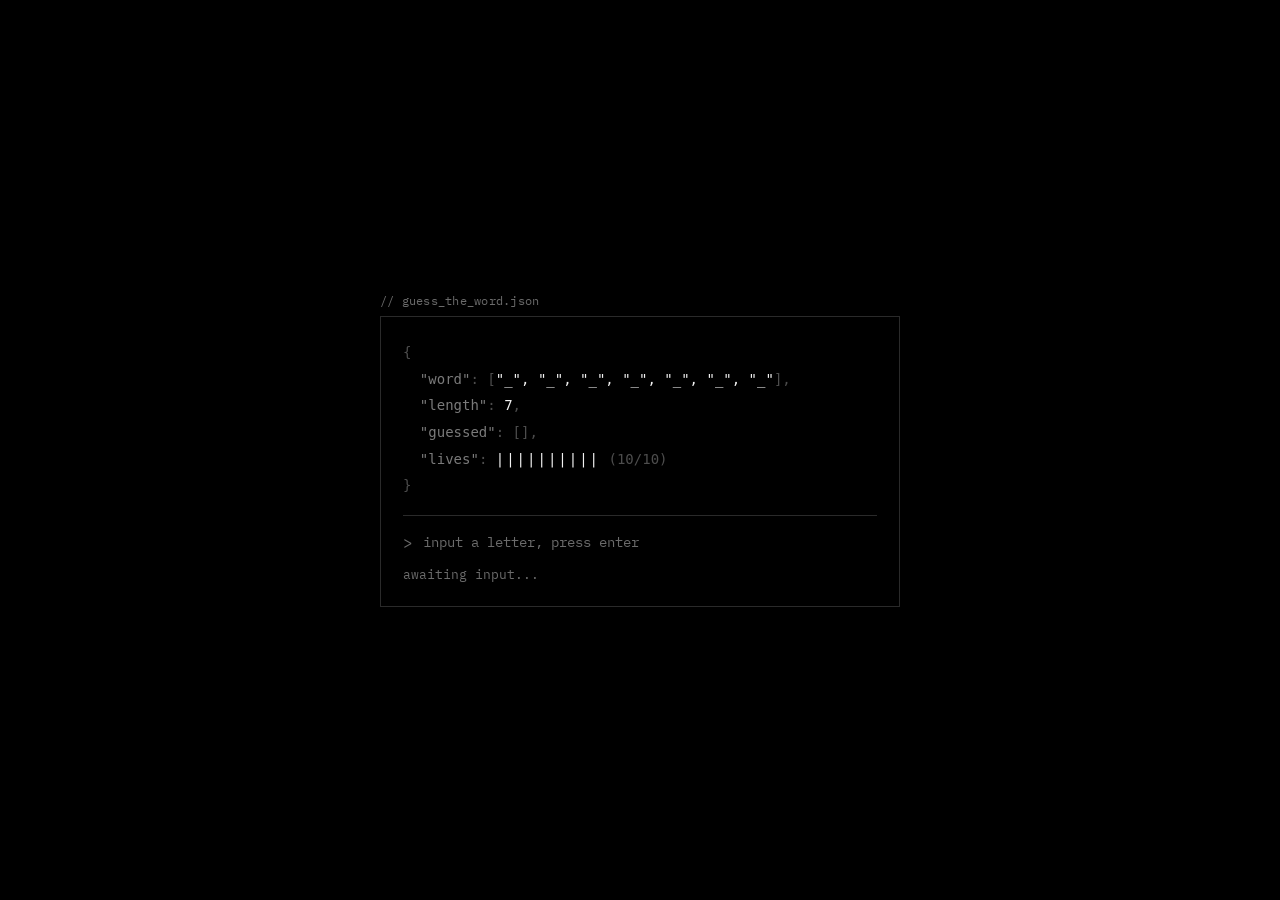
<file: demos/word-guess.html>
<!DOCTYPE html>
<html lang="zh-Hant">
<head>
<meta charset="UTF-8">
<meta name="viewport" content="width=device-width, initial-scale=1.0">
<title>guess_the_word.json</title>
<link rel="preconnect" href="https://fonts.googleapis.com">
<link href="https://fonts.googleapis.com/css2?family=IBM+Plex+Mono:wght@400;500;600&display=swap" rel="stylesheet">
<style>
  :root {
    --bg: #000000;
    --fg: #f2f2f2;
    --key: #7a7a7a;
    --punc: #4d4d4d;
    --dim: #6b6b6b;
    --line: #2a2a2a;
  }

  * { box-sizing: border-box; }

  body {
    margin: 0;
    min-height: 100vh;
    background: var(--bg);
    color: var(--fg);
    font-family: 'IBM Plex Mono', ui-monospace, monospace;
    display: flex;
    align-items: center;
    justify-content: center;
    padding: 24px;
  }

  .stage {
    width: 100%;
    max-width: 520px;
  }

  .filename {
    font-size: 12px;
    color: var(--dim);
    margin-bottom: 8px;
    letter-spacing: 0.02em;
  }

  .filename::before { content: "// "; }

  .console {
    border: 1px solid var(--line);
    padding: 22px 22px 18px;
  }

  pre {
    margin: 0;
    font-size: 14px;
    line-height: 1.9;
    white-space: pre-wrap;
    word-break: break-all;
  }

  .k { color: var(--key); }
  .p { color: var(--punc); }
  .s { color: var(--fg); }
  .n { color: var(--fg); }

  .lives-line {
    letter-spacing: 2px;
  }

  .lives-line .up { color: var(--fg); }
  .lives-line .down { color: var(--line); }

  .divider {
    border: none;
    border-top: 1px solid var(--line);
    margin: 16px 0;
  }

  .prompt-row {
    display: flex;
    align-items: center;
    gap: 8px;
  }

  .prompt-row .arrow { color: var(--dim); }

  input#guessInput {
    flex: 1;
    background: transparent;
    border: none;
    outline: none;
    color: var(--fg);
    font-family: 'IBM Plex Mono', ui-monospace, monospace;
    font-size: 14px;
    caret-color: var(--fg);
  }

  input#guessInput::placeholder { color: var(--dim); }

  input#guessInput:disabled { opacity: 0.3; }

  .status-line {
    margin-top: 14px;
    font-size: 13px;
    color: var(--dim);
    min-height: 18px;
  }

  .status-line.win { color: var(--fg); }
  .status-line.lose { color: var(--fg); }

  .again-row {
    margin-top: 4px;
  }

  button#againBtn {
    display: none;
    background: transparent;
    border: 1px solid var(--fg);
    color: var(--fg);
    font-family: 'IBM Plex Mono', ui-monospace, monospace;
    font-size: 12px;
    padding: 8px 14px;
    cursor: pointer;
    margin-top: 12px;
  }

  button#againBtn:hover { background: var(--fg); color: #000; }
  button#againBtn.show { display: inline-block; }

  @media (prefers-reduced-motion: reduce) {
    * { transition: none !important; }
  }
</style>
</head>
<body>

<div class="stage">
  <div class="filename">guess_the_word.json</div>

  <div class="console">
    <pre id="jsonBlock"></pre>

    <hr class="divider">

    <div class="prompt-row">
      <span class="arrow">&gt;</span>
      <input id="guessInput" type="text" maxlength="1" placeholder="input a letter, press enter" autocomplete="off">
    </div>

    <div class="status-line" id="status"></div>

    <div class="again-row">
      <button id="againBtn">reset()</button>
    </div>
  </div>
</div>

<script>
  const wordBank = ['rizz', 'ohio', 'sigma', 'tiktok', 'skibidi'];
  const maxAttempts = 10;

  let word, guessedLetters, attempts, gameOver;

  const jsonBlock = document.getElementById('jsonBlock');
  const input = document.getElementById('guessInput');
  const statusEl = document.getElementById('status');
  const againBtn = document.getElementById('againBtn');

  function startGame() {
    word = wordBank[Math.floor(Math.random() * wordBank.length)];
    guessedLetters = [];
    attempts = maxAttempts;
    gameOver = false;

    input.disabled = false;
    input.value = '';
    statusEl.textContent = 'awaiting input...';
    statusEl.className = 'status-line';
    againBtn.classList.remove('show');

    render();
    input.focus();
  }

  function currentWordDisplay() {
    return [...word].map(ch => guessedLetters.includes(ch) ? ch : '_');
  }

  function render() {
    const display = currentWordDisplay();
    const wordArr = display.map(ch => `"${ch}"`).join(', ');
    const guessedArr = guessedLetters.map(ch => `"${ch}"`).join(', ');

    const livesUp = '|'.repeat(attempts);
    const livesDown = '.'.repeat(maxAttempts - attempts);

    jsonBlock.innerHTML =
`<span class="p">{</span>
  <span class="k">"word"</span><span class="p">:</span> <span class="p">[</span><span class="s">${wordArr}</span><span class="p">]</span><span class="p">,</span>
  <span class="k">"length"</span><span class="p">:</span> <span class="n">${word.length}</span><span class="p">,</span>
  <span class="k">"guessed"</span><span class="p">:</span> <span class="p">[</span><span class="s">${guessedArr}</span><span class="p">]</span><span class="p">,</span>
  <span class="k">"lives"</span><span class="p">:</span> <span class="s lives-line"><span class="up">${livesUp}</span><span class="down">${livesDown}</span></span> <span class="p">(${attempts}/${maxAttempts})</span>
<span class="p">}</span>`;
  }

  function handleGuess(letterRaw) {
    if (gameOver) return;
    const letter = letterRaw.toLowerCase();
    if (!/^[a-z]$/.test(letter)) {
      statusEl.textContent = 'error: expected a single a-z character';
      statusEl.className = 'status-line';
      return;
    }
    if (guessedLetters.includes(letter)) {
      statusEl.textContent = `"${letter}" already guessed`;
      statusEl.className = 'status-line';
      return;
    }

    guessedLetters.push(letter);

    if (word.includes(letter)) {
      statusEl.textContent = 'correct — great guess!';
      statusEl.className = 'status-line';
    } else {
      attempts--;
      statusEl.textContent = `wrong guess. attempts_left: ${attempts}`;
      statusEl.className = 'status-line';
    }

    render();

    const won = [...word].every(ch => guessedLetters.includes(ch));

    if (won) {
      gameOver = true;
      statusEl.textContent = `success — the word was "${word}"`;
      statusEl.className = 'status-line win';
      input.disabled = true;
      againBtn.classList.add('show');
    } else if (attempts === 0) {
      gameOver = true;
      statusEl.textContent = `out of attempts — the word was "${word}"`;
      statusEl.className = 'status-line lose';
      input.disabled = true;
      againBtn.classList.add('show');
    }
  }

  input.addEventListener('keydown', (e) => {
    if (e.key === 'Enter' && input.value) {
      handleGuess(input.value);
      input.value = '';
    }
  });

  againBtn.addEventListener('click', startGame);

  startGame();
</script>

</body>
</html>
</file>
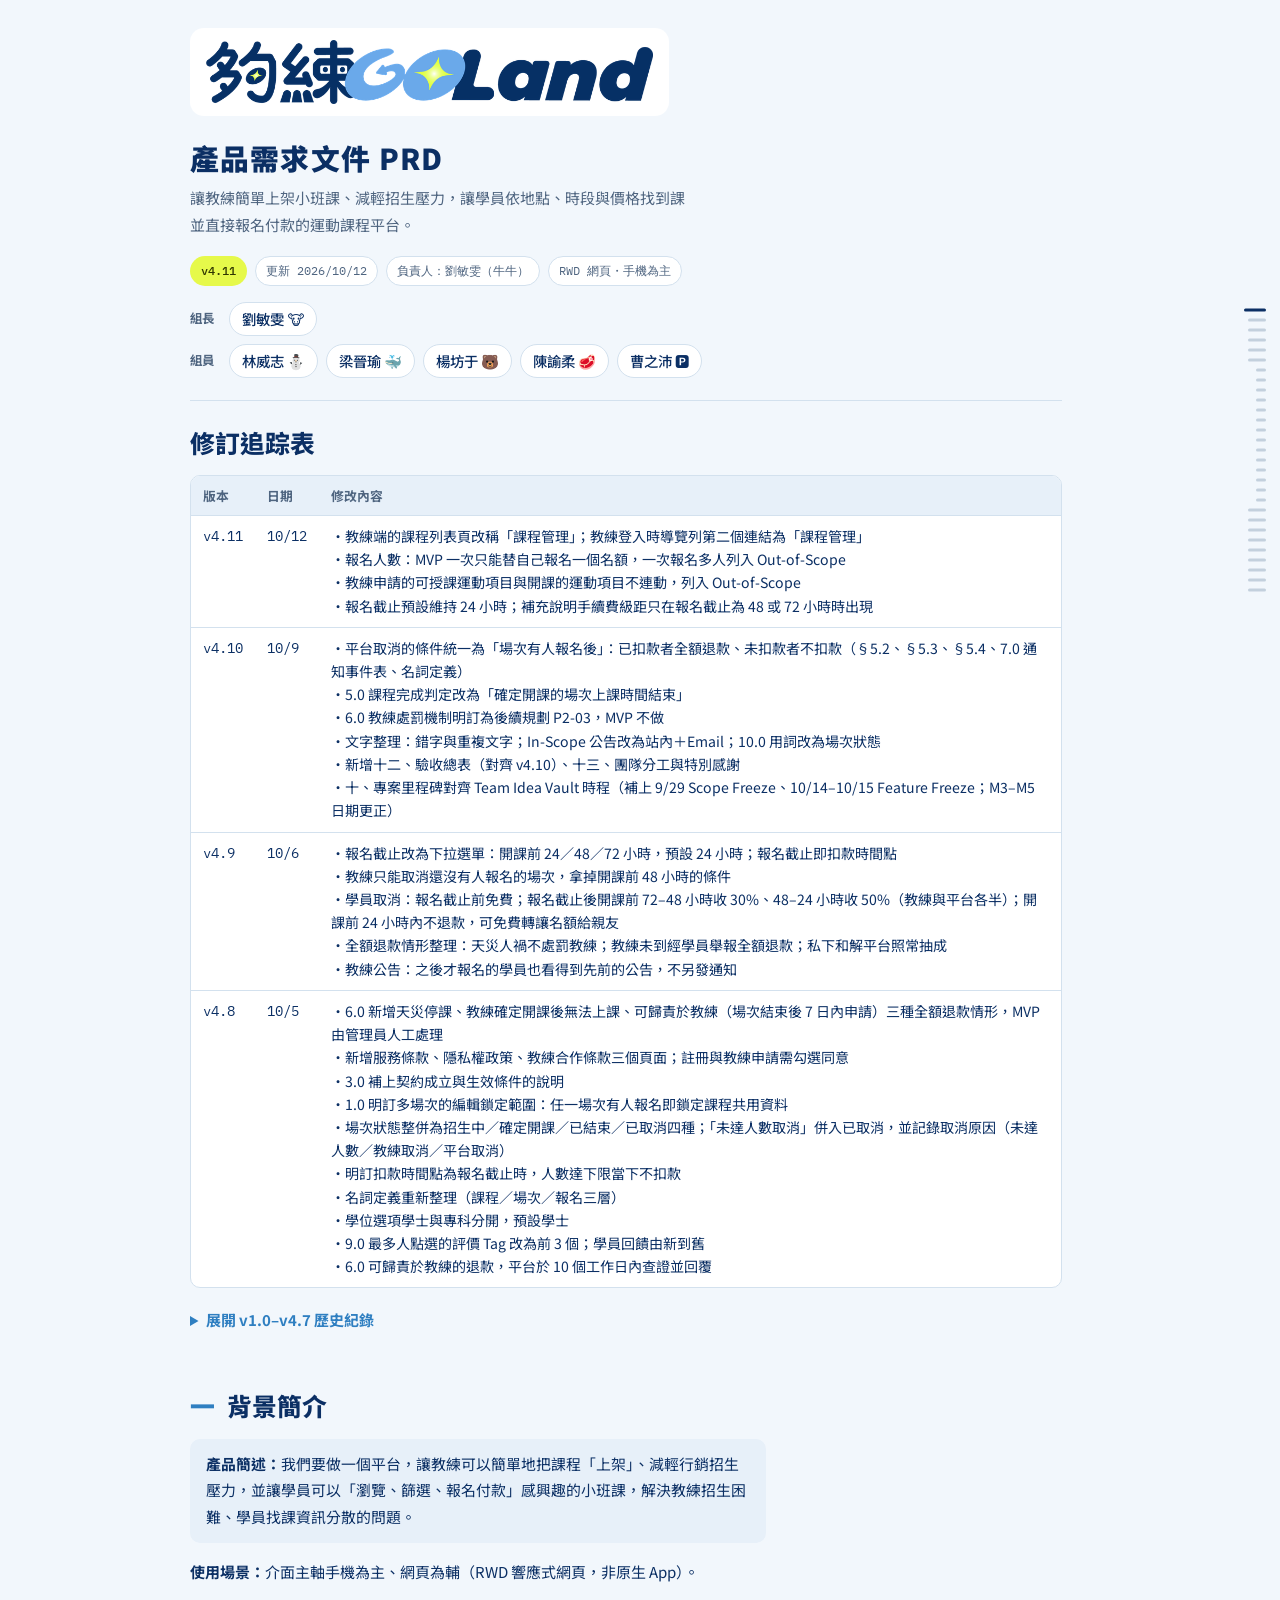
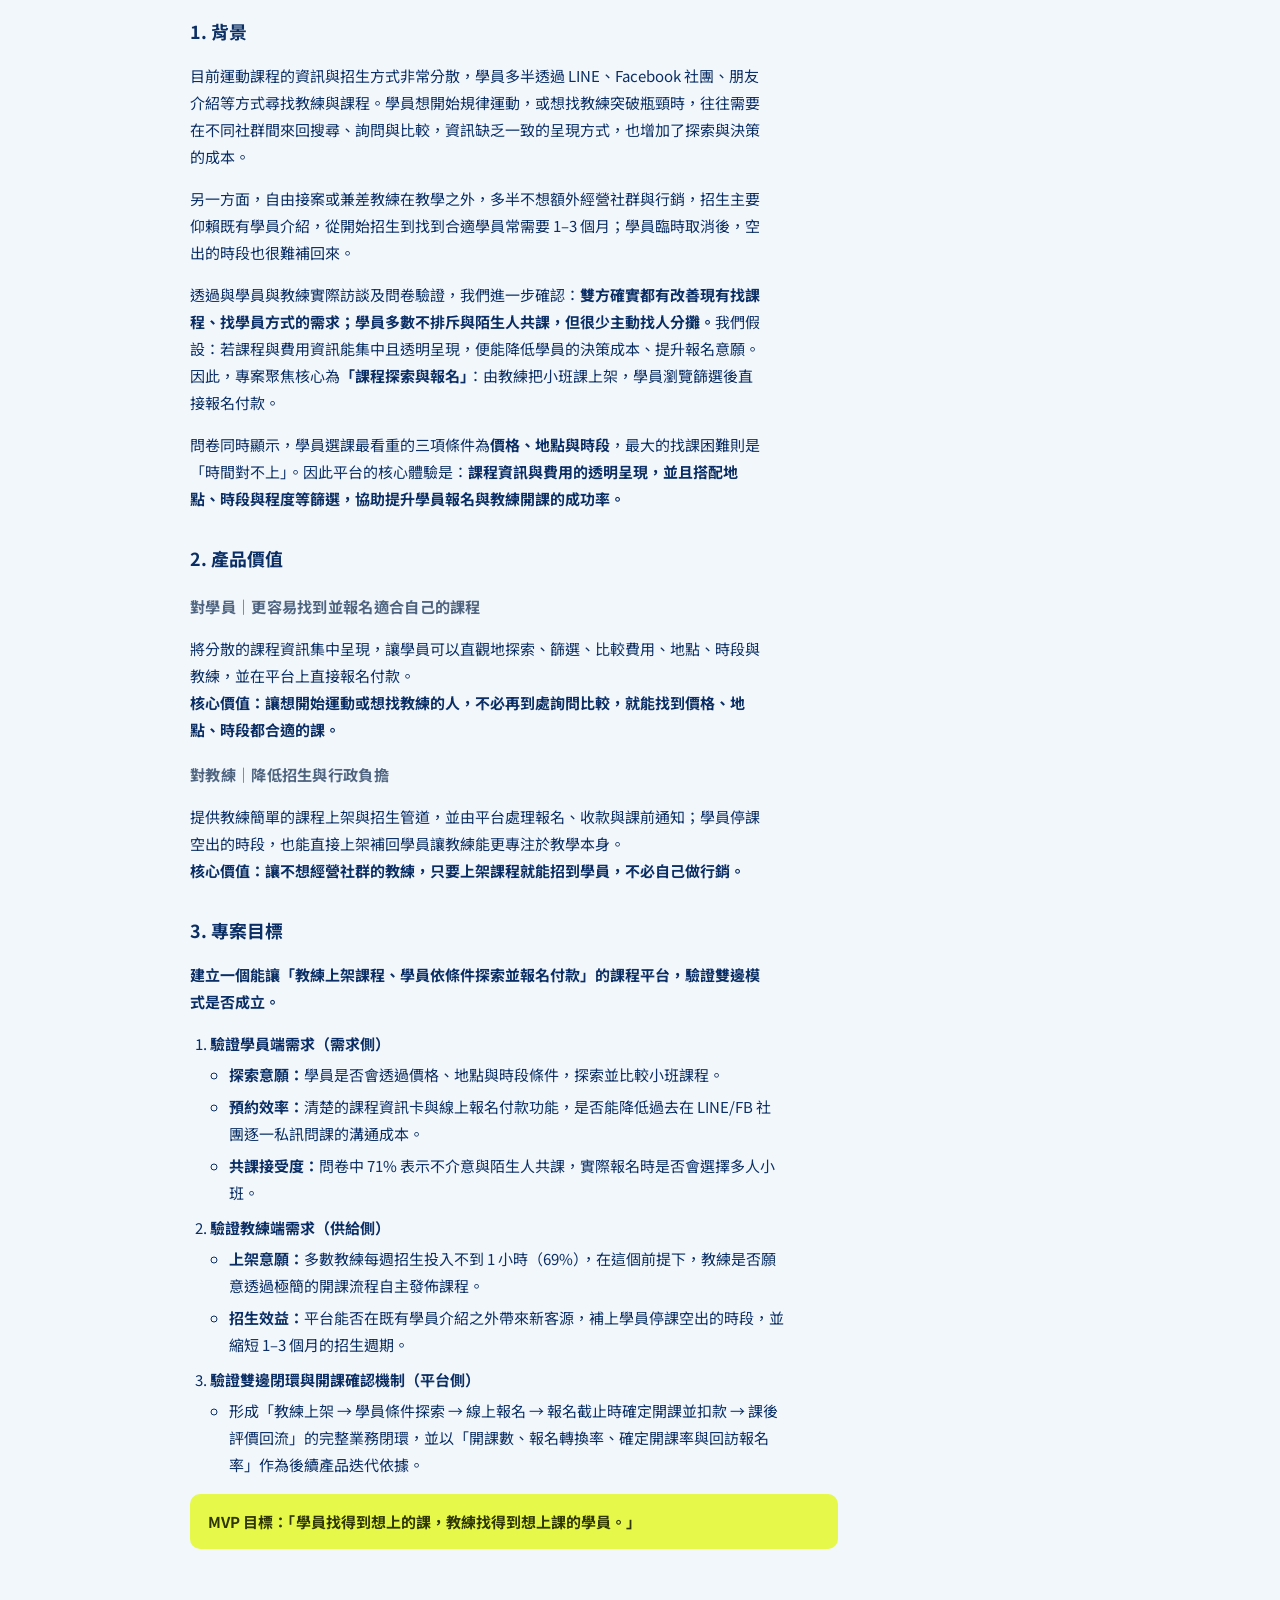
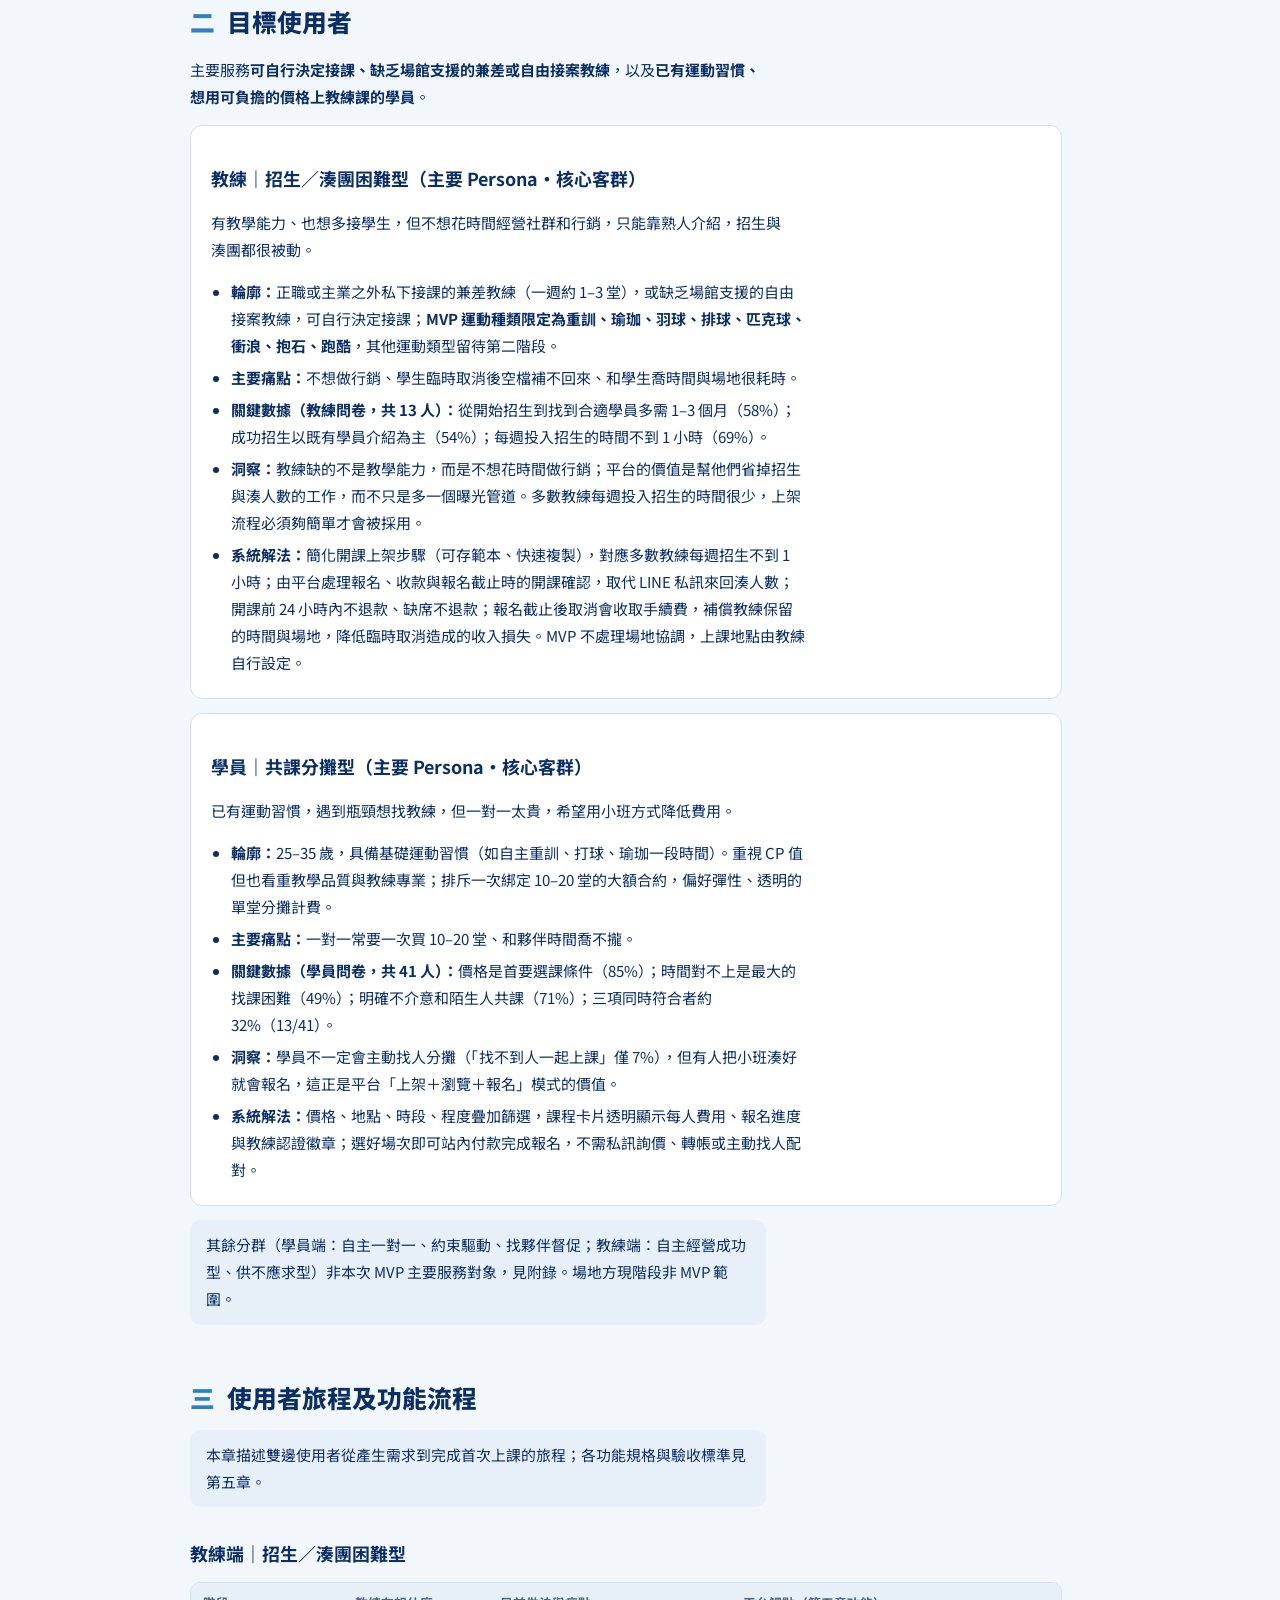
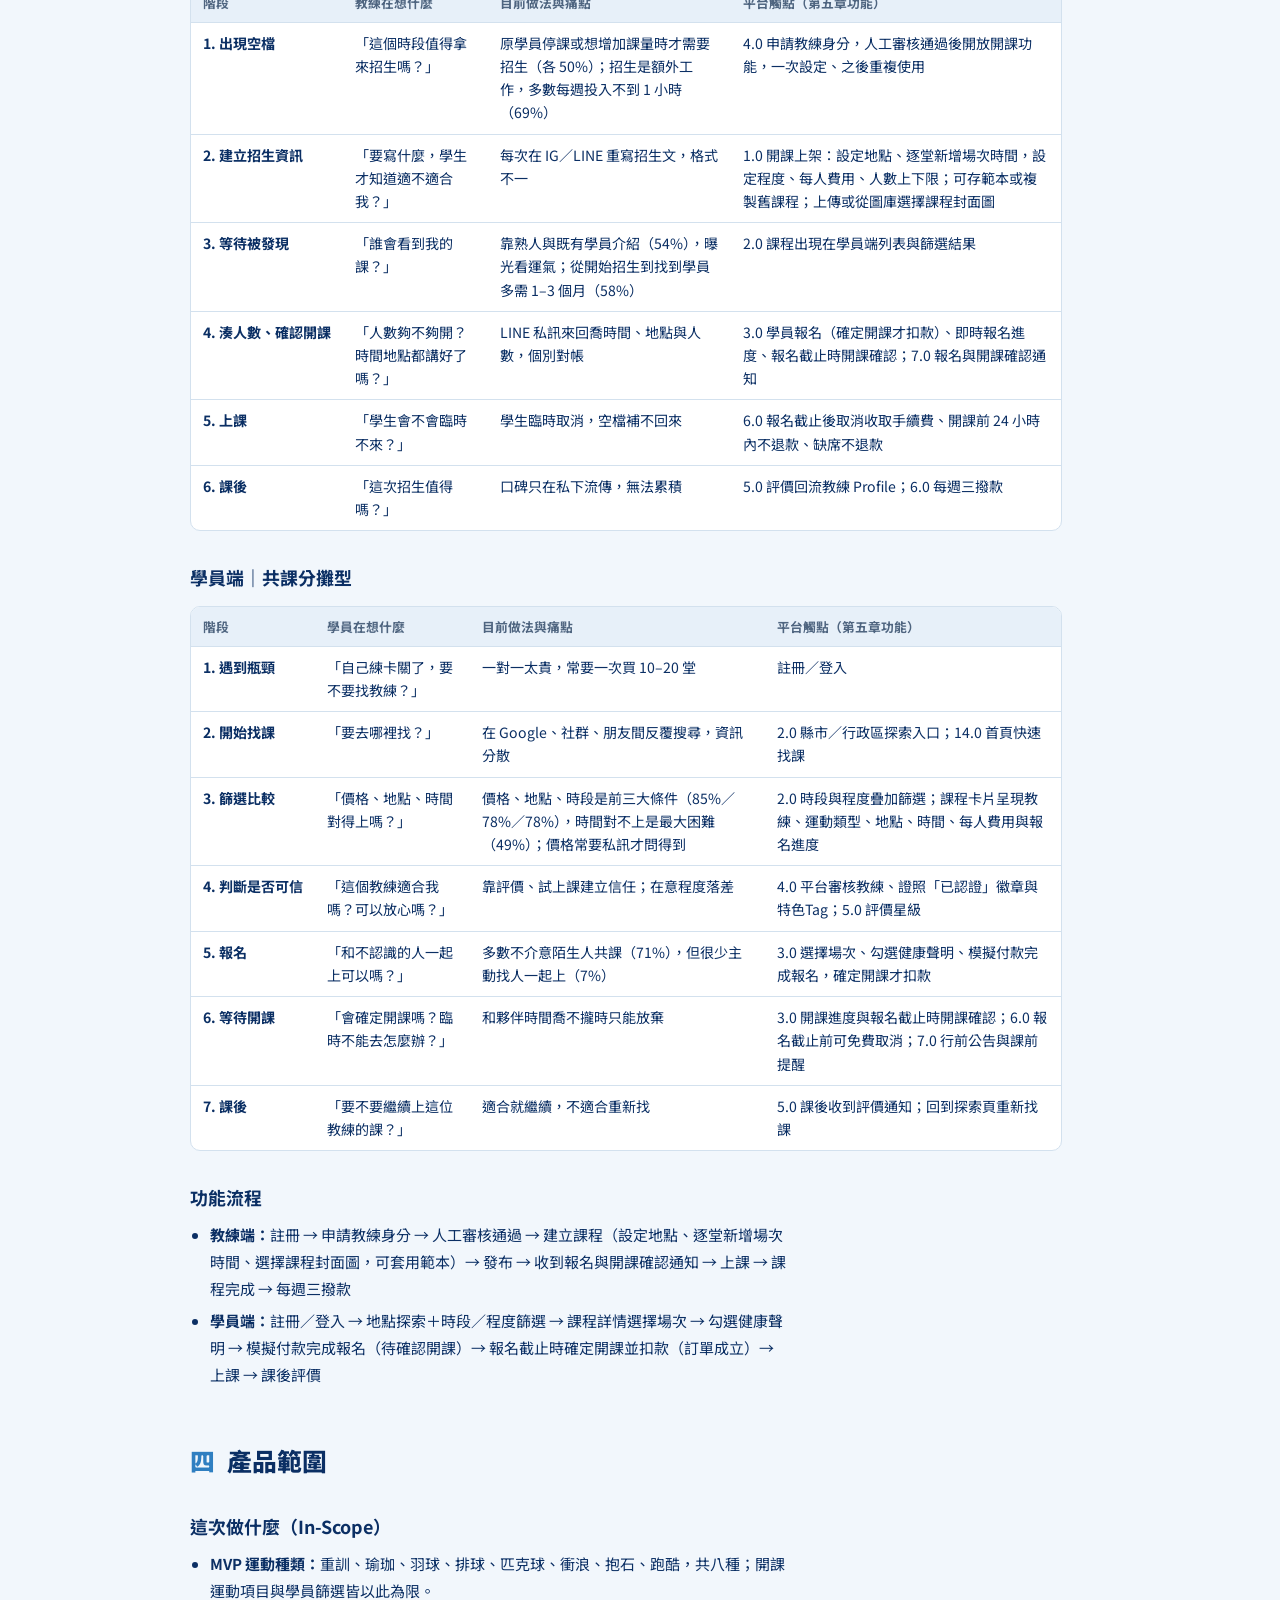
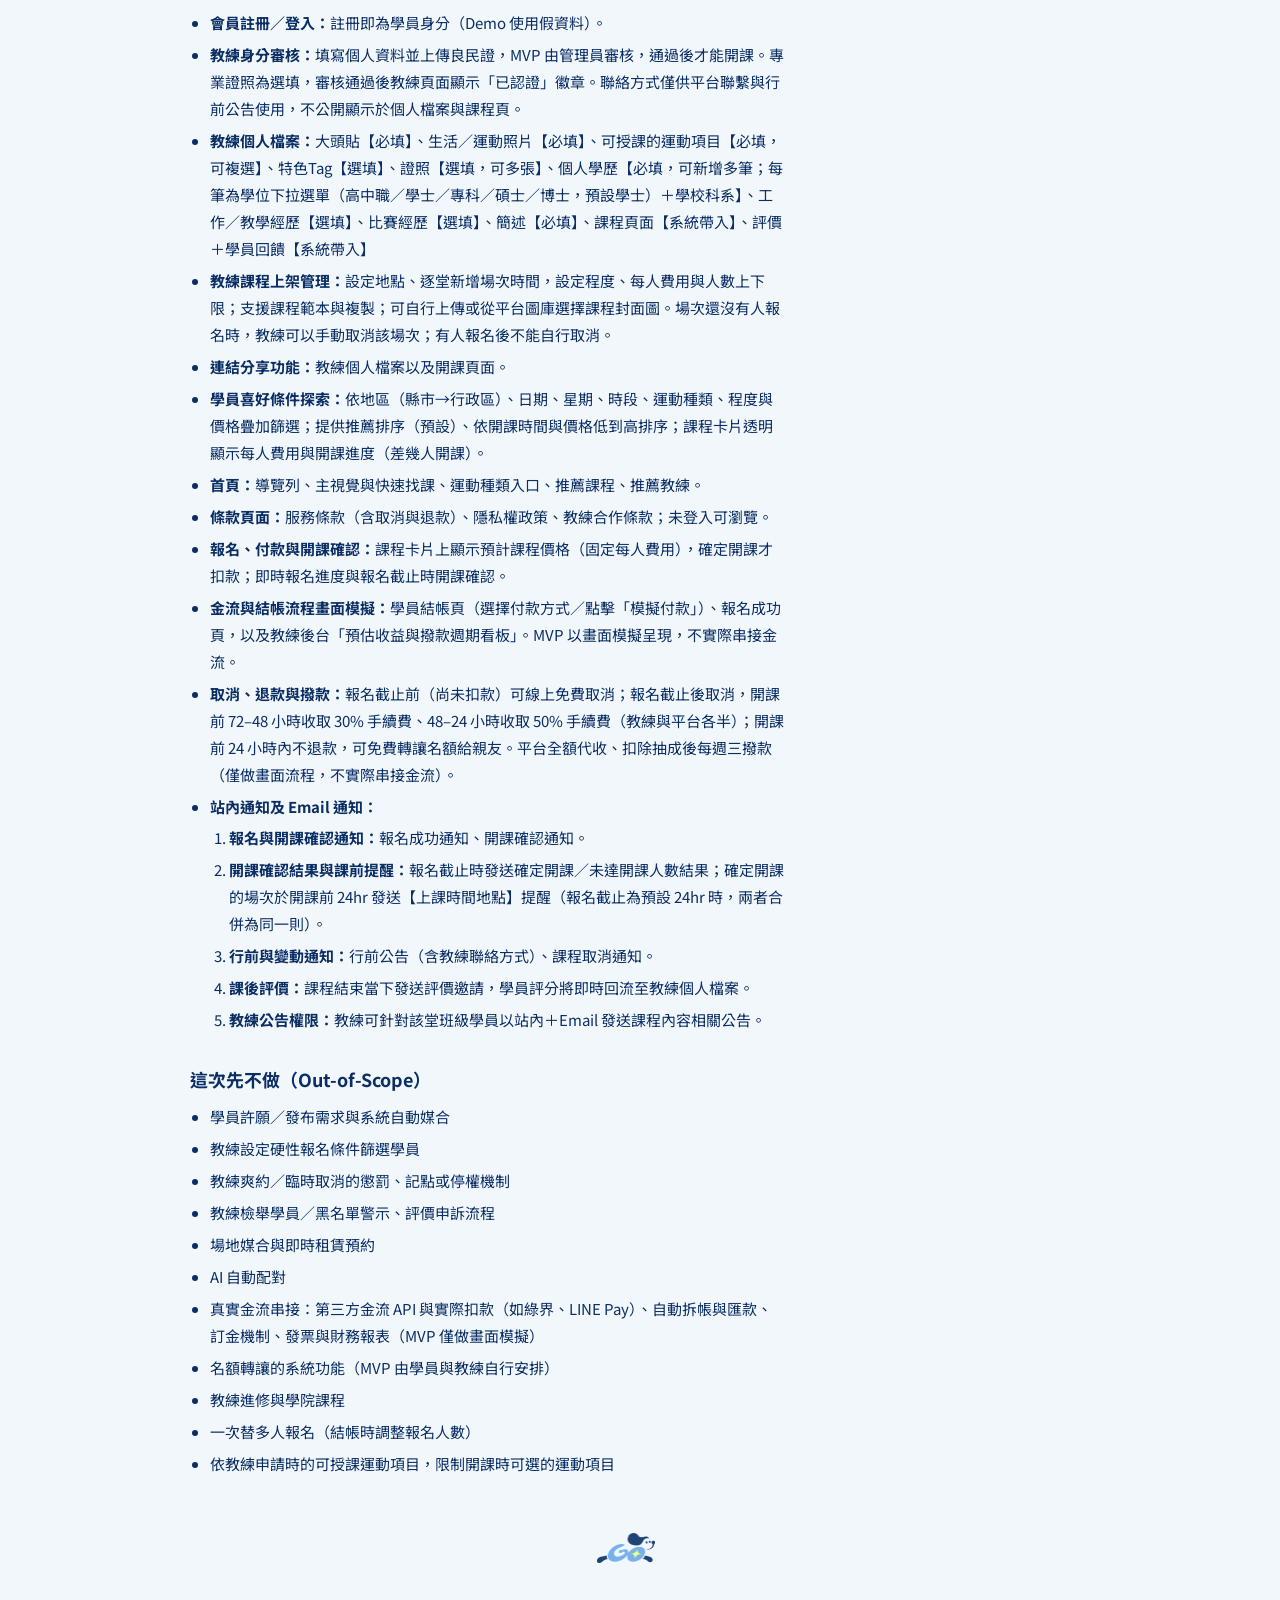
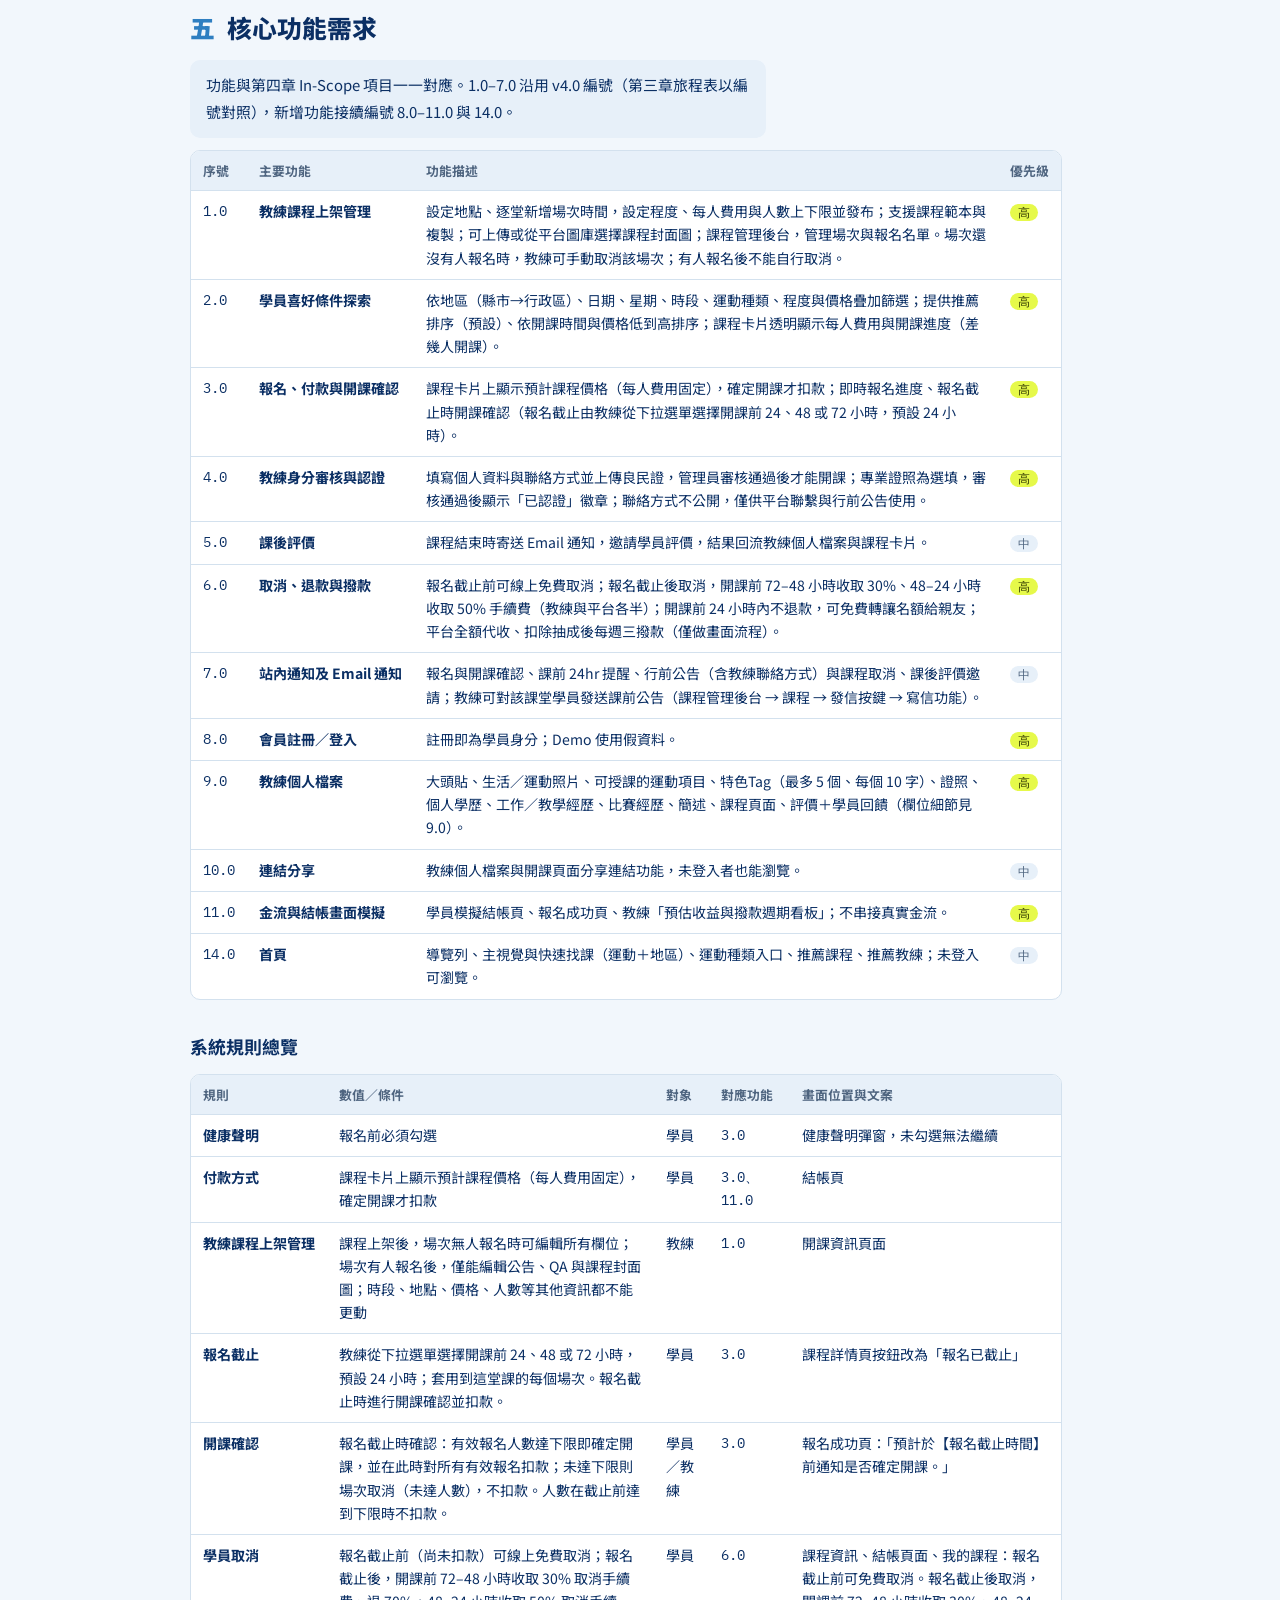
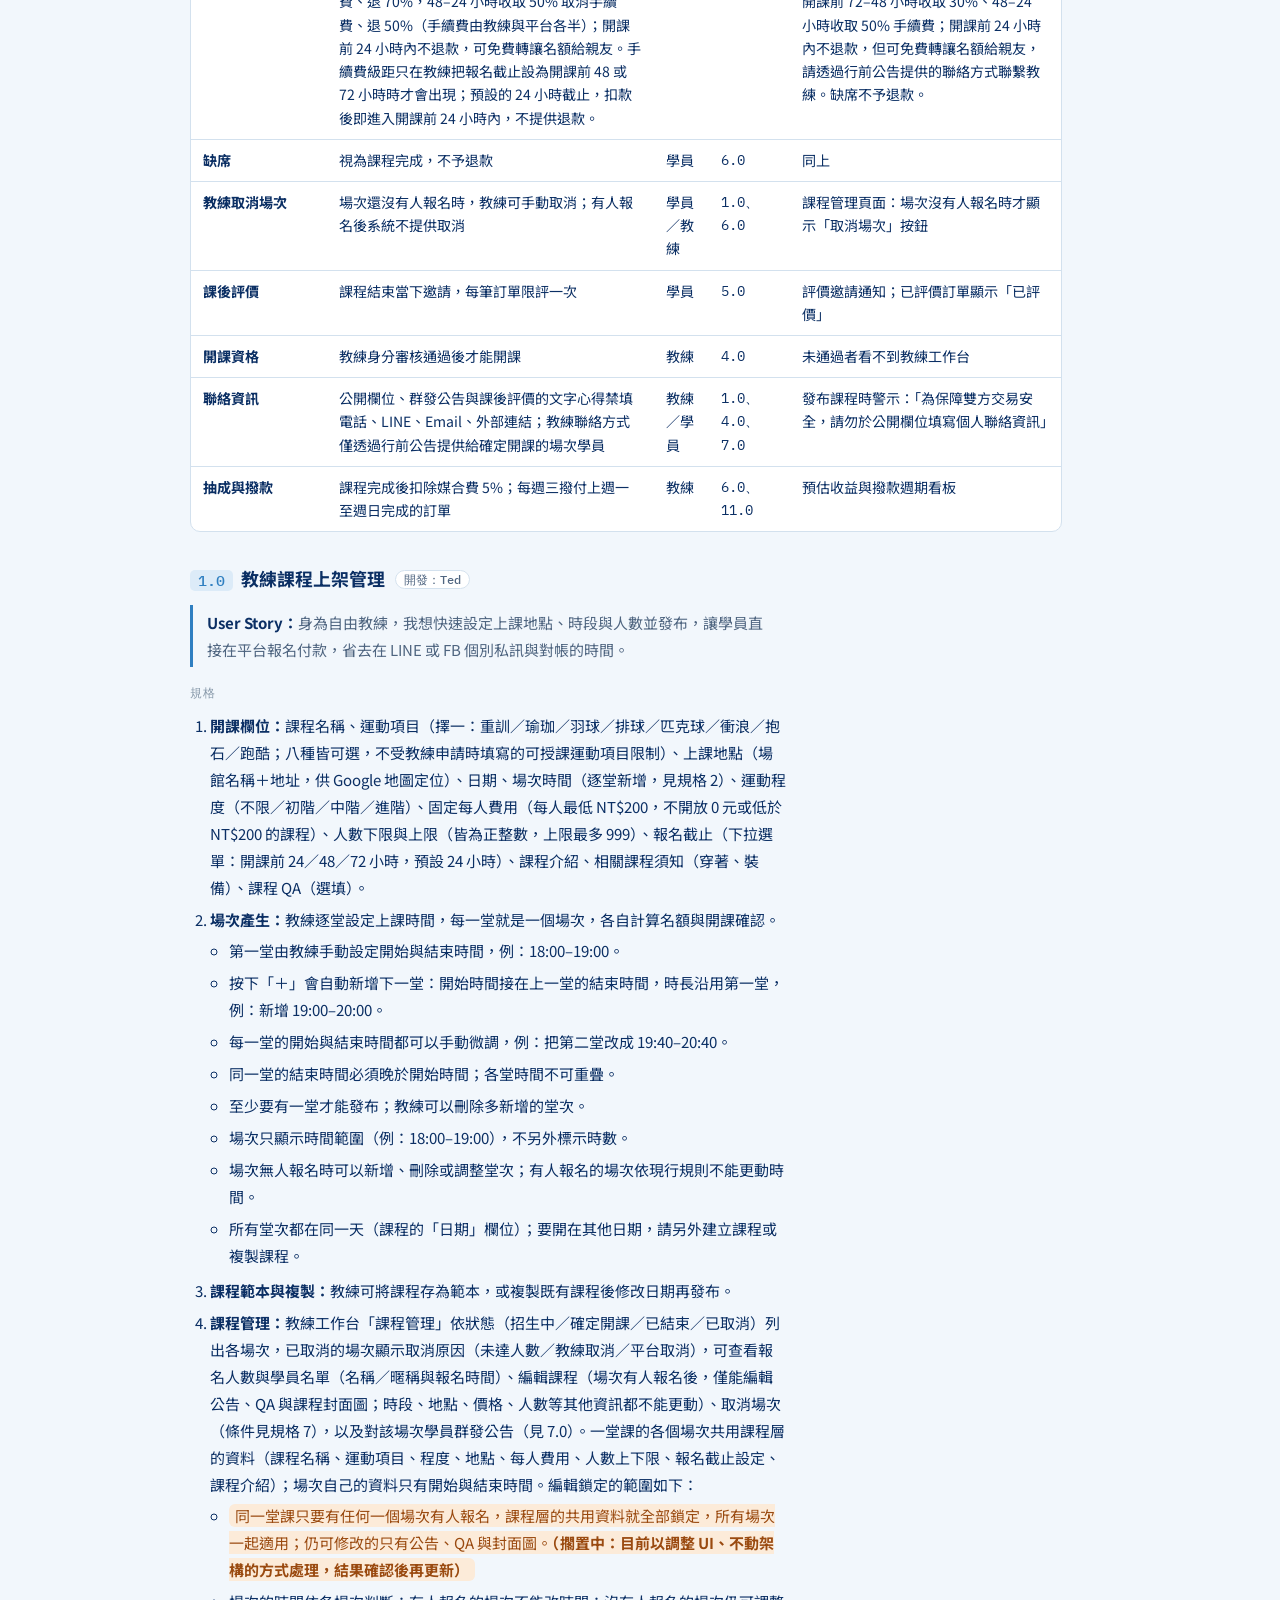
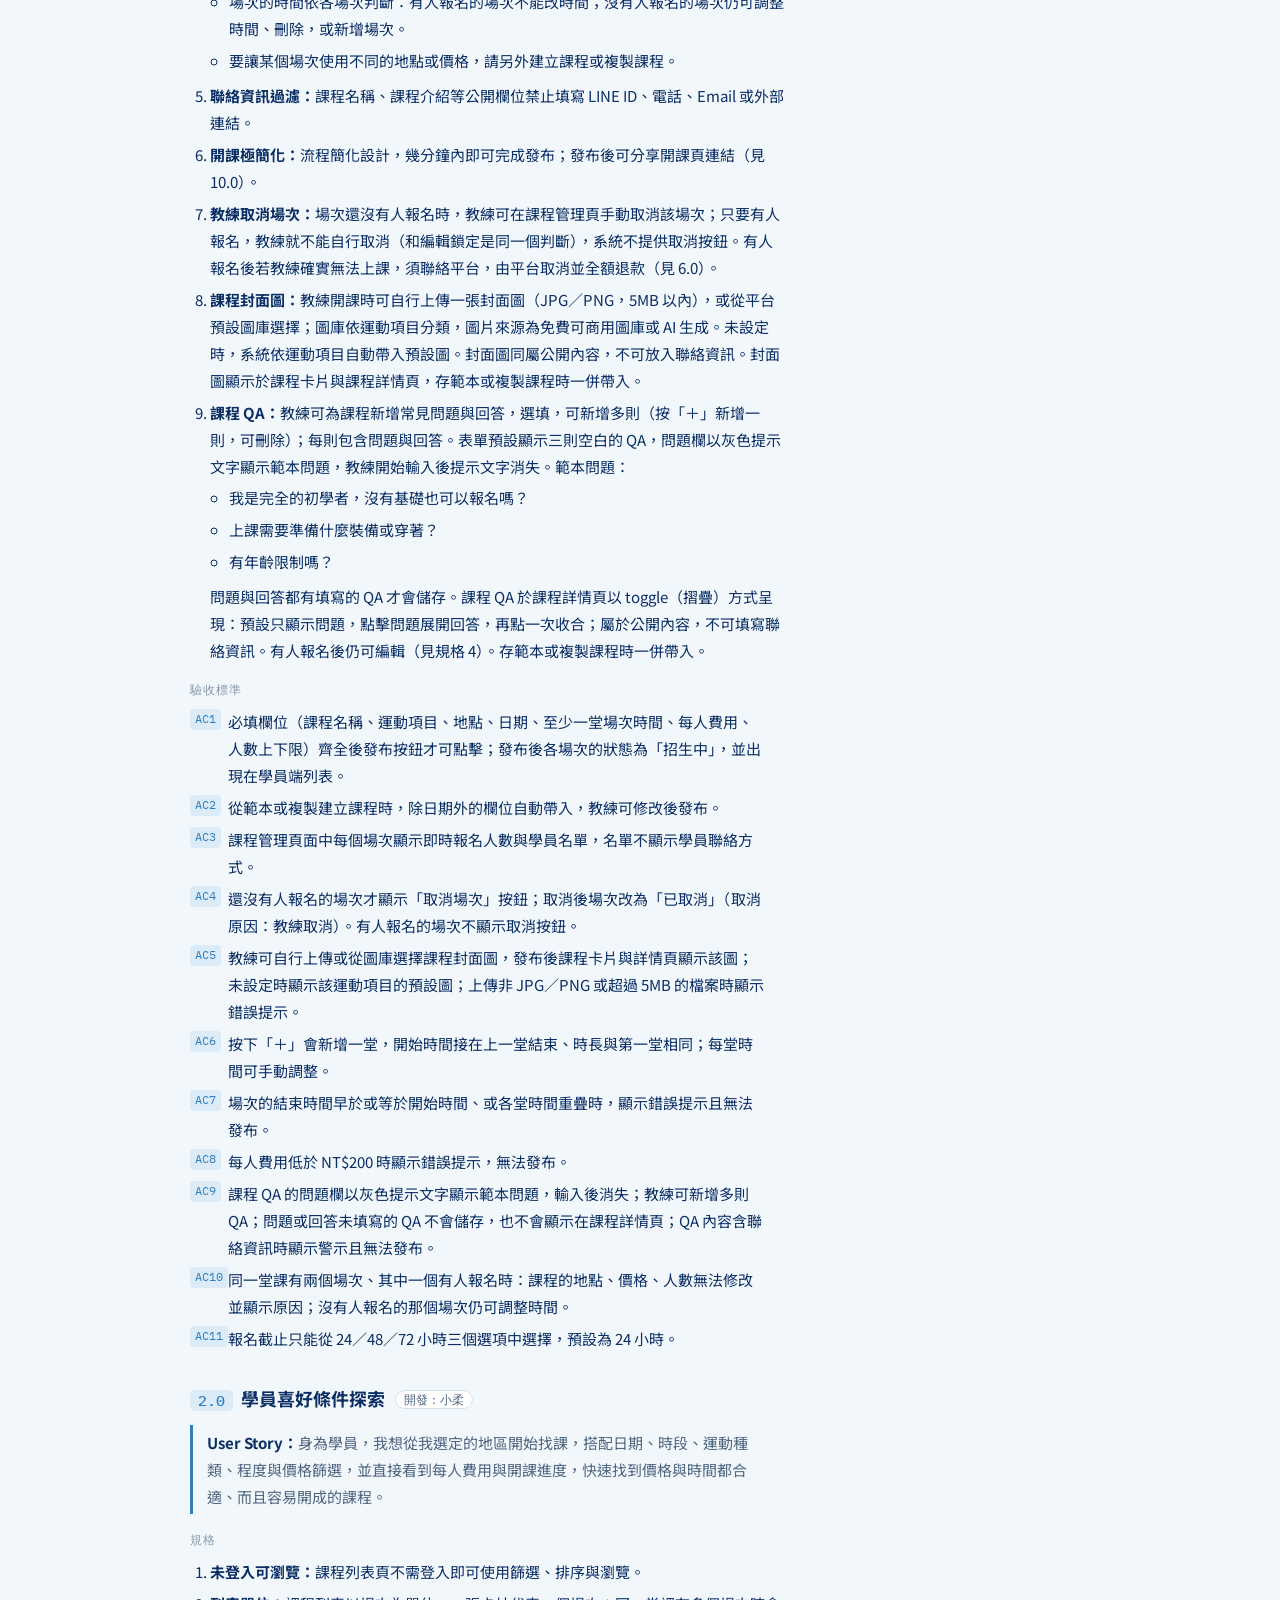
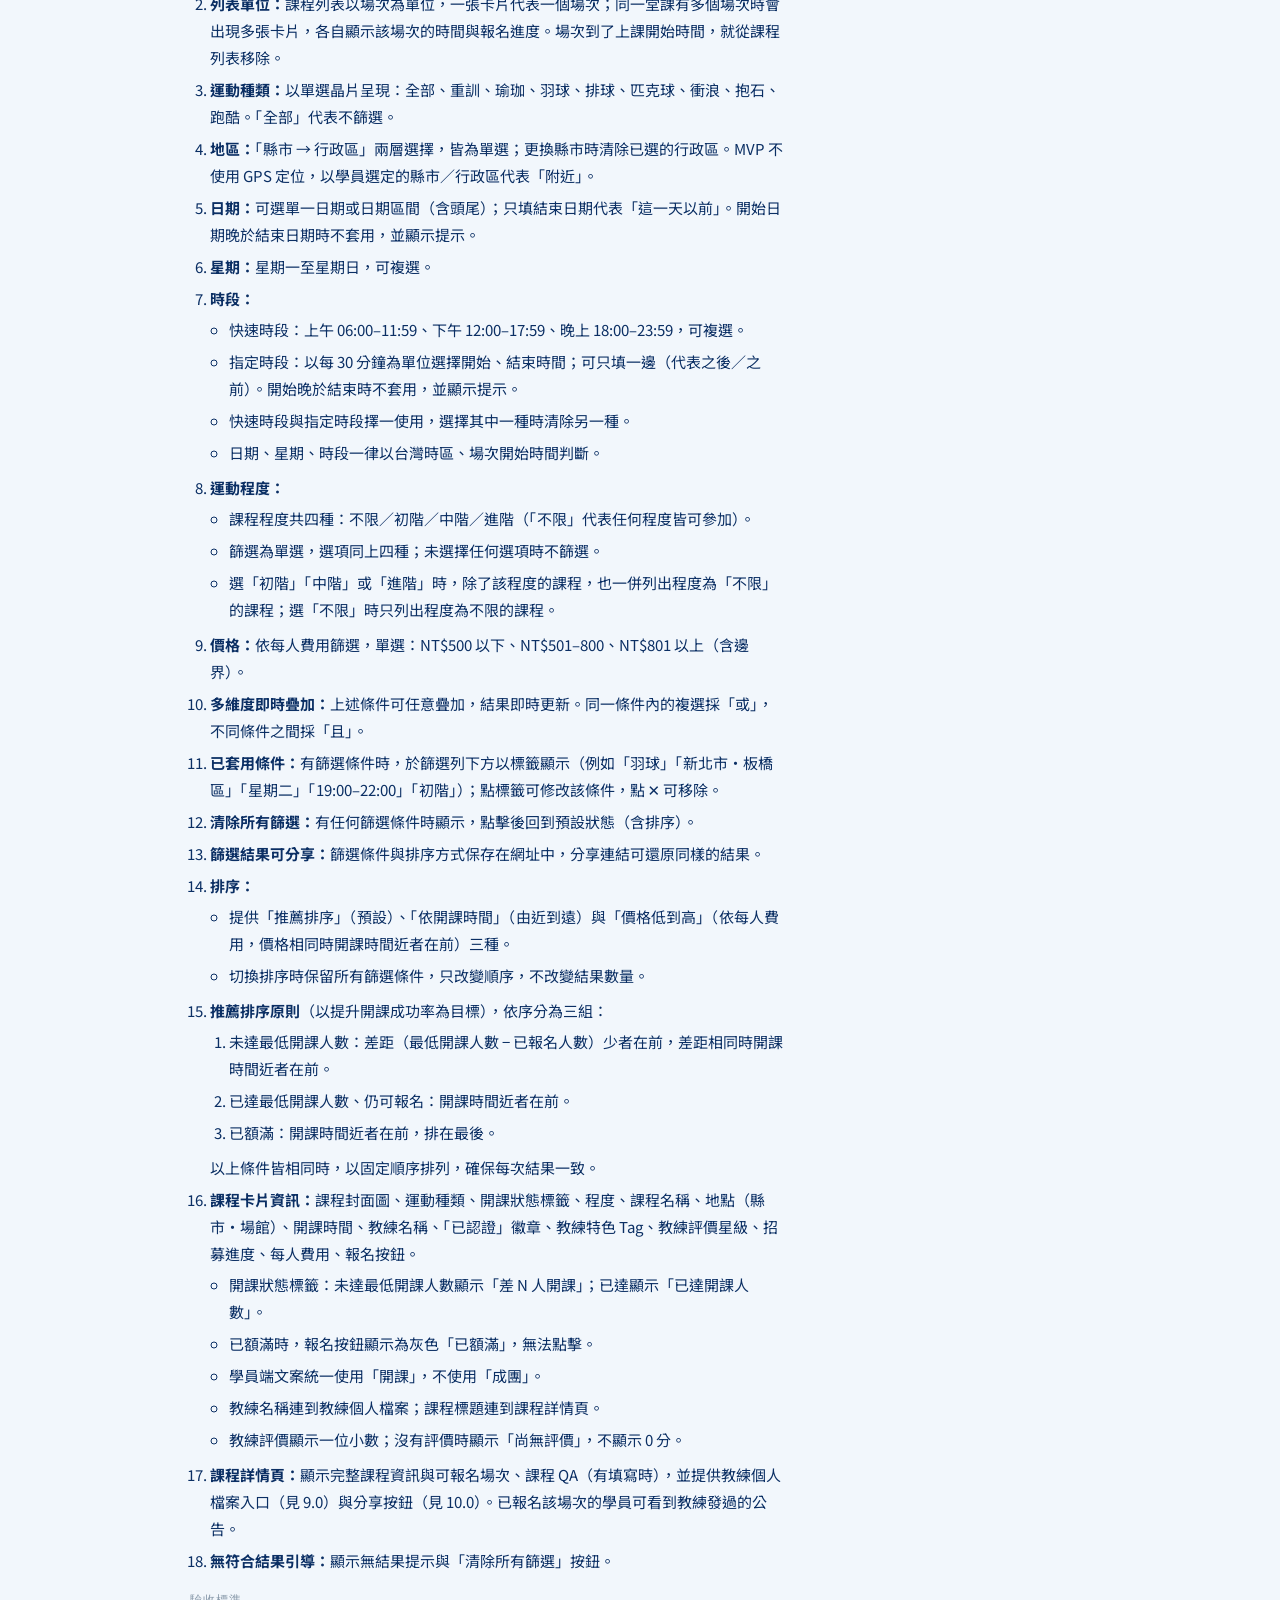
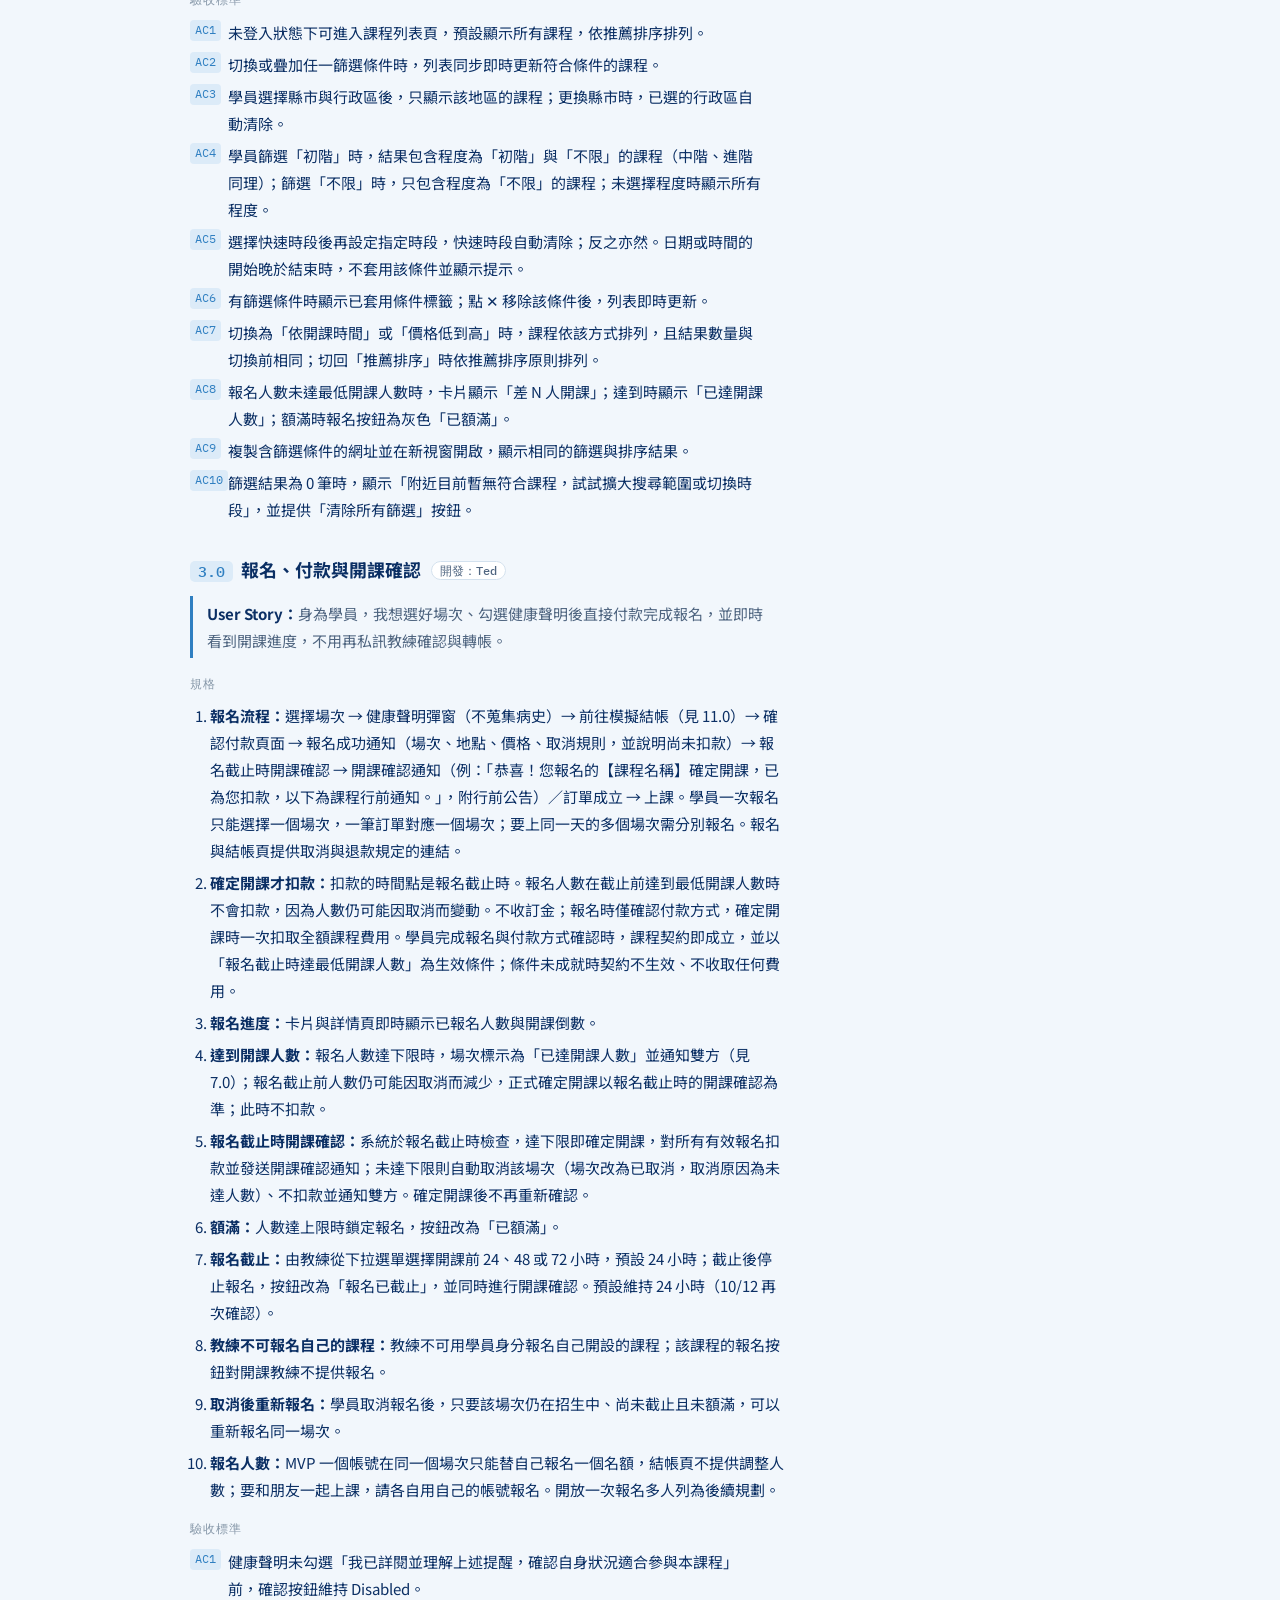
<file: assets/goland/prd.html>
<!doctype html><html><head><meta charset=utf8><meta name=viewport content="width=device-width,initial-scale=1,viewport-fit=cover"><style>:root{color-scheme:light;box-sizing:border-box;padding-top:env(safe-area-inset-top,0px);padding-bottom:env(safe-area-inset-bottom,0px)}html{scroll-padding-top:env(safe-area-inset-top,0px)}body{margin:0;padding:0;font:14px -apple-system,BlinkMacSystemFont,sans-serif;background:#fff;color:#000}img{max-width:100%}[hidden]:not([hidden=until-found i]){display:none!important}</style></head><body>
<title>夠練GoLand PRD</title>
<link rel="stylesheet" href="https://fonts.googleapis.com/css2?family=Bricolage+Grotesque:opsz,wght@12..96,600;12..96,800&family=Noto+Sans+TC:wght@400;500;700;900&family=IBM+Plex+Mono:wght@400;500&display=swap">
<style>
/* Layout: 單欄正文置中；右側固定一排灰色短槓當章節導覽（Notion 式），滑過或按住滑動時展開章節面板。品牌色取自 Logo：深藍＋淡藍＋螢光黃 */
:root{
  --bg:#F2F7FC; --surface:#FFFFFF; --surface-2:#E7F0F9;
  --ink:#0B2F64; --muted:#4F6580; --faint:#8798A9; --line:#D3E1EE;
  --blue:#2F7FC1; --blue-soft:#DCEBF8; --lime:#E6F94A; --lime-ink:#2F3600;
  --bar:#C3D0DD; --bar-on:#0B2F64;
  --warn:#9A4A10; --warn-bg:#FCEBD9;
  --display:"Bricolage Grotesque","Noto Sans TC",system-ui,sans-serif;
  --body:"Noto Sans TC","PingFang TC","Microsoft JhengHei",system-ui,sans-serif;
  --mono:"IBM Plex Mono",ui-monospace,SFMono-Regular,monospace;
}
@media (prefers-color-scheme:dark){:root:not([data-theme="light"]){
  --bg:#0E1822; --surface:#15212D; --surface-2:#1B2938; --ink:#E6EEF6; --muted:#A3B4C5; --faint:#71849A; --line:#283A4C;
  --blue:#7DBBEE; --blue-soft:#1C3249; --lime:#D9EE3A; --lime-ink:#1E2300; --warn:#F1B27A; --warn-bg:#3A2614; --bar:#3A4E63; --bar-on:#D9EE3A; color-scheme:dark}}
:root[data-theme="dark"]{
  --bg:#0E1822; --surface:#15212D; --surface-2:#1B2938; --ink:#E6EEF6; --muted:#A3B4C5; --faint:#71849A; --line:#283A4C;
  --blue:#7DBBEE; --blue-soft:#1C3249; --lime:#D9EE3A; --lime-ink:#1E2300; --warn:#F1B27A; --warn-bg:#3A2614; --bar:#3A4E63; --bar-on:#D9EE3A; color-scheme:dark}
*{box-sizing:border-box}
html{scroll-behavior:smooth}
@media (prefers-reduced-motion:reduce){html{scroll-behavior:auto}}
body{background:var(--bg);color:var(--ink);font-family:var(--body);font-size:15px;line-height:1.8;padding-inline:20px;padding-block:28px 80px}
a{color:var(--blue)}
a:focus-visible,summary:focus-visible,button:focus-visible{outline:2px solid var(--blue);outline-offset:2px;border-radius:4px}
.wrap{max-width:900px;margin-inline:auto;padding-right:28px}

/* 右側章節導覽：灰色短槓 + 展開面板 */
.toc{position:fixed;right:calc(env(safe-area-inset-right,0px) + 6px);top:50%;transform:translateY(-50%);z-index:40;display:flex;align-items:center}
.rail{display:flex;flex-direction:column;align-items:flex-end;gap:7px;padding:12px 8px;border-radius:10px;cursor:pointer;touch-action:none;background:transparent;border:0;-webkit-user-select:none;user-select:none}
.rail:focus-visible{outline:2px solid var(--blue)}
.rail .b{display:block;height:3px;border-radius:2px;background:var(--bar);transition:background .15s,width .15s}
.rail .b.l1{width:18px}.rail .b.l2{width:10px}
.rail .b.on{background:var(--bar-on);width:22px}
.rail .b.l2.on{width:14px}
.panel{position:absolute;right:100%;top:50%;transform:translate(8px,-50%);width:min(280px,calc(100vw - 72px));max-height:min(72vh,620px);overflow:auto;background:var(--surface);border:1px solid var(--line);border-radius:14px;box-shadow:0 10px 30px rgba(11,47,100,.16);padding:10px 8px;opacity:0;visibility:hidden;transition:opacity .15s,transform .15s,visibility .15s;overscroll-behavior:contain}
.toc.open .panel{opacity:1;visibility:visible;transform:translate(-4px,-50%)}
.panel .ph{display:flex;align-items:center;gap:8px;padding:2px 10px 8px;border-bottom:1px solid var(--line);margin-bottom:6px;font-size:.78rem;color:var(--faint)}
.panel .ph img{height:20px;width:auto}
.panel a{display:block;text-decoration:none;color:var(--muted);font-size:.86rem;line-height:1.45;padding:6px 10px;border-radius:7px}
.panel a.l2{padding-left:24px;font-size:.8rem}
.panel a:hover,.panel a.hot{background:var(--surface-2);color:var(--ink)}
.panel a.on{color:var(--ink);font-weight:700}
.panel a.on::before{content:"";display:inline-block;width:6px;height:6px;border-radius:50%;background:var(--lime);box-shadow:0 0 0 1px var(--ink);margin-right:7px;vertical-align:2px}
@media (prefers-reduced-motion:reduce){.panel,.rail .b{transition:none}}

/* header */
header.doc{padding-bottom:22px;border-bottom:1px solid var(--line);margin-bottom:28px}
.logo{display:inline-block;background:#FFFFFF;border-radius:14px;padding:12px 16px;margin:0 0 6px}
.logo img{display:block;height:clamp(40px,8vw,64px);width:auto;max-width:100%}
h1{font-family:var(--body);font-weight:900;font-size:clamp(1.35rem,3vw,1.8rem);line-height:1.3;margin:10px 0 8px;text-wrap:balance;letter-spacing:.04em}
h1 .sr{position:absolute;width:1px;height:1px;overflow:hidden;clip:rect(0 0 0 0)}
.dog{display:inline-block;height:1.1em;width:auto;vertical-align:-.15em}
.sec-dog{display:flex;justify-content:center;margin:8px 0 48px}
.sec-dog img{height:30px;width:auto;opacity:.9}
.owner{font-family:var(--mono);font-size:.72rem;font-weight:500;color:var(--muted);border:1px solid var(--line);background:var(--surface);padding:1px 8px;border-radius:100px;margin-left:10px;vertical-align:2px;white-space:nowrap}
.chk{list-style:none;padding-left:0}
.chk li{position:relative;padding-left:28px}
.chk li::before{content:"";position:absolute;left:2px;top:.45em;width:14px;height:14px;border:1.5px solid var(--faint);border-radius:3px}
.crew{display:grid;gap:8px;margin-top:16px}
.crew .role{display:flex;flex-wrap:wrap;align-items:center;gap:8px}
.crew .rl{font-size:.78rem;font-weight:700;color:var(--muted);min-width:2.5em}
.crew .mem{background:var(--surface);border:1px solid var(--line);border-radius:100px;padding:3px 12px;font-size:.9rem;font-weight:500}
.team-note{font-size:.82rem;color:var(--faint)}
.thanks{text-align:center;background:var(--surface);border:1px solid var(--line);border-radius:16px;padding:32px 20px 36px}
.thanks .eb{font-family:var(--mono);font-size:.75rem;letter-spacing:.16em;color:var(--blue);margin:0}
.thanks h2{justify-content:center;margin:4px 0 10px}
.thanks .rule{width:64px;height:4px;border-radius:2px;background:var(--lime);margin:0 auto 18px}
.thanks ul{list-style:none;padding:0;margin:0 auto;display:grid;gap:6px;font-size:1.05rem}
.thanks li{max-width:none}
.thanks .role{color:var(--faint);font-size:.88rem;margin-right:8px}
.thanks .all{font-weight:900;margin:20px 0 0;font-size:1.1rem}
.thanks img{height:56px;width:auto;margin-top:20px}
.lede{color:var(--muted);max-width:62ch;margin:0 0 18px}
.meta{display:flex;flex-wrap:wrap;gap:8px}
.chip{font-family:var(--mono);font-size:.74rem;border:1px solid var(--line);background:var(--surface);color:var(--muted);padding:3px 10px;border-radius:100px}
.chip.ver{background:var(--lime);color:var(--lime-ink);border-color:transparent;font-weight:500}

/* content */
main{min-width:0}
section.ch{scroll-margin-top:24px;margin-bottom:56px}
h2{font-family:var(--display);font-weight:800;font-size:1.55rem;line-height:1.3;margin:0 0 14px;text-wrap:balance;display:flex;gap:12px;align-items:baseline}
h2 .n{font-family:var(--body);font-weight:900;color:var(--blue);font-size:1em}
.pending{background:var(--warn-bg);color:var(--warn);border-radius:6px;padding:1px 6px}
.pending b{font-weight:700}
h3{font-size:1.12rem;margin:30px 0 8px;scroll-margin-top:24px;text-wrap:balance}
h3 .fn{font-family:var(--mono);font-weight:500;background:var(--blue-soft);color:var(--blue);padding:1px 8px;border-radius:5px;margin-right:8px;font-size:.92rem}
h4{font-size:.95rem;margin:18px 0 6px;color:var(--muted);letter-spacing:.02em}
p,li{max-width:72ch}
ul,ol{padding-left:1.3em;margin:8px 0}
li{margin-bottom:5px}
li>ul,li>ol{margin-top:4px}
strong{font-weight:700}
.note{background:var(--surface-2);border-radius:10px;padding:12px 16px;margin:12px 0;font-size:.93rem;max-width:72ch}
.goal{background:var(--lime);color:var(--lime-ink);border-radius:10px;padding:14px 18px;margin:16px 0;font-weight:700;max-width:72ch}
.story{border-left:3px solid var(--blue);padding:4px 0 4px 14px;margin:10px 0;color:var(--muted);max-width:72ch}
.story b{color:var(--ink)}
.persona{background:var(--surface);border:1px solid var(--line);border-radius:12px;padding:6px 20px 14px;margin:14px 0}
.tw{overflow-x:auto;margin:12px 0 18px;border:1px solid var(--line);border-radius:10px;background:var(--surface)}
table{border-collapse:collapse;width:100%;min-width:560px;font-size:.88rem;line-height:1.65}
th,td{text-align:left;vertical-align:top;padding:9px 12px;border-bottom:1px solid var(--line)}
thead th{background:var(--surface-2);font-weight:700;font-size:.8rem;color:var(--muted);white-space:nowrap}
tbody tr:last-child td{border-bottom:0}
td.k{font-weight:700;white-space:nowrap}
td.mono,.mono{font-family:var(--mono);font-variant-numeric:tabular-nums}
.ac{counter-reset:ac;list-style:none;padding-left:0}
.ac li{counter-increment:ac;position:relative;padding-left:38px}
.ac li::before{content:"AC" counter(ac);position:absolute;left:0;top:1px;font-family:var(--mono);font-size:.72rem;color:var(--blue);background:var(--blue-soft);padding:0 5px;border-radius:4px}
.label{font-family:var(--mono);font-size:.72rem;letter-spacing:.1em;text-transform:uppercase;color:var(--faint);margin:16px 0 4px}
details.rev summary{cursor:pointer;font-weight:700;color:var(--blue)}
.pri{font-family:var(--mono);font-size:.75rem;padding:1px 8px;border-radius:100px;white-space:nowrap}
.pri.h{background:var(--lime);color:var(--lime-ink)} .pri.m{background:var(--surface-2);color:var(--muted)}
hr{border:0;border-top:1px solid var(--line);margin:40px 0}
footer{color:var(--faint);font-size:.82rem;border-top:1px solid var(--line);padding-top:16px}
</style>

<div class="toc" id="toc">
 <div class="panel" id="tocPanel" role="navigation" aria-label="章節導覽">
  <div class="ph"><img src="[data-uri]" alt="">章節導覽</div>
  <div id="tocList"></div>
 </div>
 <button class="rail" id="tocRail" type="button" aria-label="開啟章節導覽" aria-controls="tocPanel" aria-expanded="false"></button>
</div>
<div class="wrap">
<main>
<header class="doc">
 <div class="logo"><img src="[data-uri]" alt="夠練 GoLand"></div>
 <h1>產品需求文件 PRD</h1>
 <p class="lede">讓教練簡單上架小班課、減輕招生壓力，讓學員依地點、時段與價格找到課並直接報名付款的運動課程平台。</p>
 <div class="meta">
  <span class="chip ver">v4.11</span>
  <span class="chip">更新 2026/10/12</span>
  <span class="chip">負責人：劉敏雯（牛牛）</span>
  <span class="chip">RWD 網頁・手機為主</span>
 </div>
 <div class="crew">
  <div class="role"><span class="rl">組長</span><span class="mem">劉敏雯 <span aria-hidden="true">🐮</span></span></div>
  <div class="role"><span class="rl">組員</span><span class="mem">林威志 <span aria-hidden="true">⛄</span></span><span class="mem">梁晉瑜 <span aria-hidden="true">🐳</span></span><span class="mem">楊坊于 <span aria-hidden="true">🐻</span></span><span class="mem">陳諭柔 <span aria-hidden="true">🥩</span></span><span class="mem">曹之沛 <span aria-hidden="true">🅿️</span></span></div>
 </div>
</header>

<section class="ch" id="rev">
<h2>修訂追踪表</h2>
<div class="tw"><table>
<thead><tr><th>版本</th><th>日期</th><th>修改內容</th></tr></thead>
<tbody>
<tr><td class="mono">v4.11</td><td class="mono">10/12</td><td>・教練端的課程列表頁改稱「課程管理」；教練登入時導覽列第二個連結為「課程管理」<br>・報名人數：MVP 一次只能替自己報名一個名額，一次報名多人列入 Out-of-Scope<br>・教練申請的可授課運動項目與開課的運動項目不連動，列入 Out-of-Scope<br>・報名截止預設維持 24 小時；補充說明手續費級距只在報名截止為 48 或 72 小時時出現</td></tr>
<tr><td class="mono">v4.10</td><td class="mono">10/9</td><td>・平台取消的條件統一為「場次有人報名後」：已扣款者全額退款、未扣款者不扣款（§5.2、§5.3、§5.4、7.0 通知事件表、名詞定義）<br>・5.0 課程完成判定改為「確定開課的場次上課時間結束」<br>・6.0 教練處罰機制明訂為後續規劃 P2-03，MVP 不做<br>・文字整理：錯字與重複文字；In-Scope 公告改為站內＋Email；10.0 用詞改為場次狀態<br>・新增十二、驗收總表（對齊 v4.10）、十三、團隊分工與特別感謝<br>・十、專案里程碑對齊 Team Idea Vault 時程（補上 9/29 Scope Freeze、10/14–10/15 Feature Freeze；M3–M5 日期更正）</td></tr>
<tr><td class="mono">v4.9</td><td class="mono">10/6</td><td>・報名截止改為下拉選單：開課前 24／48／72 小時，預設 24 小時；報名截止即扣款時間點<br>・教練只能取消還沒有人報名的場次，拿掉開課前 48 小時的條件<br>・學員取消：報名截止前免費；報名截止後開課前 72–48 小時收 30%、48–24 小時收 50%（教練與平台各半）；開課前 24 小時內不退款，可免費轉讓名額給親友<br>・全額退款情形整理：天災人禍不處罰教練；教練未到經學員舉報全額退款；私下和解平台照常抽成<br>・教練公告：之後才報名的學員也看得到先前的公告，不另發通知</td></tr>
<tr><td class="mono">v4.8</td><td class="mono">10/5</td><td>・6.0 新增天災停課、教練確定開課後無法上課、可歸責於教練（場次結束後 7 日內申請）三種全額退款情形，MVP 由管理員人工處理<br>・新增服務條款、隱私權政策、教練合作條款三個頁面；註冊與教練申請需勾選同意<br>・3.0 補上契約成立與生效條件的說明<br>・1.0 明訂多場次的編輯鎖定範圍：任一場次有人報名即鎖定課程共用資料<br>・場次狀態整併為招生中／確定開課／已結束／已取消四種；「未達人數取消」併入已取消，並記錄取消原因（未達人數／教練取消／平台取消）<br>・明訂扣款時間點為報名截止時，人數達下限當下不扣款<br>・名詞定義重新整理（課程／場次／報名三層）<br>・學位選項學士與專科分開，預設學士<br>・9.0 最多人點選的評價 Tag 改為前 3 個；學員回饋由新到舊<br>・6.0 可歸責於教練的退款，平台於 10 個工作日內查證並回覆</td></tr>
</tbody></table></div>
<details class="rev"><summary>展開 v1.0–v4.7 歷史紀錄</summary>
<div class="tw"><table>
<thead><tr><th>版本</th><th>日期</th><th>修改內容</th></tr></thead>
<tbody>
<tr><td class="mono">v4.7</td><td class="mono">10/4</td><td>・6.0 開課前 24 小時內取消的手續費由 30% 改為 50%，教練與平台各得 25%（教練部分作為時間與場地成本補償）<br>・第八章 Phase 2 改為月費 NT$799＋媒合費 5%，啟動門檻為活躍教練 30 人且平均確定開課率超過 50%<br>・1.0 每人費用下限 NT$200，不提供 0 元課程<br>・1.0 新增課程 QA（選填，問題欄以提示文字顯示範本問題）<br>・1.0 人數上限最多 999<br>・2.0 課程卡片移除教練照片，只顯示教練名稱</td></tr>
<tr><td class="mono">v4.6</td><td class="mono">10/4</td><td>・全文用詞「成團」改為開課的說法：待確認開課／確定開課／未達人數取消／開課確認（對照見名詞定義）<br>・課程運動程度文字改為不限／初階／中階／進階<br>・運動種類排序改為重訓、瑜珈、羽球、排球、匹克球、衝浪、抱石、跑酷<br>・1.0 有人報名後，課程封面圖仍可修改（其餘欄位鎖定）<br>・開課確認的時間點統一為「報名截止時」；清除時間區間的殘留說法<br>・2.0 依實作全面更新：拿掉 GPS 定位改為縣市→行政區；新增日期、星期、時段、價格區間篩選與已套用條件；新增推薦排序；一張卡代表一個場次；AC 擴充為 10 條<br>・3.0 一次報名一個場次；教練不可報名自己開的課<br>・第七章刪除蒐集「身分證明」<br>・教練照片拆成大頭貼與生活／運動照片，兩張都必填<br>・新增 14.0 首頁（導覽列、快速找課、運動種類入口、推薦課程、推薦教練；推薦教練僅列已認證教練，依當月完成場次數排序）<br>・3.0 取消後可重新報名同一場次；良民證刪除於 MVP 為模擬<br>・2.0 排序新增價格低到高</td></tr>
<tr><td class="mono">v4.5</td><td class="mono">10/4</td><td>・1.0 拿掉課程長度與時間區間，改為逐堂新增場次：第一堂手動設定時間，按「＋」依第一堂時長接續新增，每堂可手動微調；所有堂次在同一天<br>・課程運動程度改為初級／中級／進階／全程度<br>・4.0 教練申請新增真實姓名（必填、不公開）與暱稱（選填，未填沿用真實姓名）；說明頁需說明良民證用途<br>・9.0 教練通過審核後可編輯暱稱、公開資料與聯絡方式，並追加證照送審；真實姓名與良民證不可自行修改<br>・5.0 新增可點選的評價 Tag（最多 3 個）；文字心得上限 500 字並納入聯絡資訊過濾；學員回饋顯示暱稱；教練個人檔案平均星級旁顯示被點選最多次的 1 個評價 Tag<br>・7.0 通知事件表「教練群發公告」更正為站內＋Email；公告上限 500 字、無報名學員時不可發送</td></tr>
<tr><td class="mono">v4.4</td><td class="mono">10/3</td><td>・教練個人檔案欄位調整：個人學歷改為可多筆（學位＋學校科系）、新增工作／教學經歷（選填）、比賽經驗改名比賽經歷、拿掉訓練／教學年資<br>・教練聯絡方式改為電話／LINE／社群帳號三項，Email 使用註冊帳號信箱<br>・9.0 教練個人檔案新增「已認證的專業證照」，列出通過審核的證照名稱<br>・第六章補充教練申請表單的即時檢查規則<br>・特色Tag 建議來源改為僅平台預設 Tag<br>・第七章保存方式刪除「使用者可寄 email 要求刪除」<br>・後續規劃新增 P2-05 教練申請流程優化</td></tr>
<tr><td class="mono">v4.3</td><td class="mono">10/2</td><td>・MVP 運動種類「攀岩」更正為「抱石」<br>・4.0／9.0 證照名稱提供常見證照建議選項（可自行輸入），第六章新增證照名稱建議清單<br>・7.0 通知中心改為「點擊查看完整內容，並可前往對應頁面」；列表內容最多顯示兩行<br>・1.0 新增課程長度欄位（教練自選，預設 60 分鐘）、場次即時預覽，時間區間切不完的部分不產生場次並提示教練<br>・3.0 報名流程文字對齊「成團才扣款」：報名當下為報名成功通知，成團時發送成團確認（含扣款與行前通知）<br>・4.0 註明無後台時，審核通知與「原因必填」由資料庫層處理；5.1 與第六章 Demo 建議對齊「MVP 不做管理員後台」<br>・第六章會員資料註明身分為動態判斷、不另設單一身分欄位<br>・1.0 補充無人報名時修改時間區間或課程長度，場次重新產生<br>・In-Scope 通知第 2 點對齊 7.0：成團結果於報名截止時發送，上課提醒於開課前 24hr 發送</td></tr>
<tr><td class="mono">v4.2</td><td class="mono">10/2</td><td>・課程封面圖改為「可自行上傳，或從平台圖庫選擇」<br>・特色Tag 定案：掛在教練個人檔案、自由輸入（最多 5 個、每個 10 字），輸入時提供建議選項；取代第六章「每堂課 3 個、預設清單」的舊設定<br>・4.0 補充：聯絡方式至少填一項、證照可多張且需填名稱、上傳格式與大小限制、未通過可重新送審、MVP 不做管理員後台介面<br>・9.0 新增「比賽經驗」（選填），與學經歷分開<br>・第八章商業模式更新 Phase 1／Phase 2 收費（Phase 2 為月費 NT$600＋媒合費 5%）<br>・第九章成功指標對齊 10/1 一頁式企畫書：50 位註冊會員，其中 30% 實際報名上課<br>・新增預設特色 Tag 清單（對象／教學風格／目標／其他四類，共 21 個）<br>・運動種類「攀岩」統一改為「抱石」<br>・7.0 AC 1 補上「點擊可查看完整內容」</td></tr>
<tr><td class="mono">v4.1</td><td class="mono">10/2</td><td>・新增：教練開課可從平台圖庫選擇課程封面圖（1.0），課程卡片顯示封面圖（2.0）<br>・MVP 運動種類限縮為八種：重訓、瑜珈、跑酷、攀岩、衝浪、羽球、匹克球、排球<br>・全文整理：旅程表、功能流程、專案目標與名詞定義中「付款即成立訂單」的舊描述，統一改為「報名時不扣款、報名截止時成團才扣款」；移除旅程表中已取消的「與教練課前溝通」</td></tr>
<tr><td class="mono">v4.0</td><td class="mono">9/29</td><td>依 9/29 MVP Scope 會議全面修正：<br>・核心模式定為「教練開課、學員報名＋付款即成立訂單（教練不審核）」<br>・新增：教練身分人工審核（含良民證）、課程範本／複製、站內通知、課後評價、平台代收與每週撥款（模擬金流）<br>・移除：Google 日曆、學員許願自動媒合、教練懲罰<br>・新增第六章資料物件與狀態；時程章節僅保留里程碑；附錄精簡並改連結原始研究頁；章節重新編號</td></tr>
<tr><td class="mono">v3.2</td><td class="mono">9/29</td><td>補上使用者旅程與功能流程；商業模式更新為分階段收費（Phase 1：前三個月免上架費，僅收媒合費 5%；Phase 2：綁定上架費＋月費）；補上會員註冊／登入。</td></tr>
<tr><td class="mono">v3.1</td><td class="mono">9/29</td><td>依問卷結論精修：背景補入學員選課三大條件；Persona 改為「一句話/關鍵數據/系統解法」格式；篩選邏輯改為「地點探索入口＋時段/程度疊加篩選」，課程卡片補上每人費用；附錄改放完整問卷統計與人物誌。</td></tr>
<tr><td class="mono">v3.0</td><td class="mono">9/25</td><td>依照目前討論對齊訪談分析彙整後需求，重新修訂產品範圍以及核心功能需求內容。</td></tr>
<tr><td class="mono">v2.0</td><td class="mono">9/23</td><td>核心機制重新確認維持9/22決議；教練運動別定案重訓+瑜珈（第二階段：衝浪、跑酷）；研究依據改放到附錄，正文只留結論。</td></tr>
<tr><td class="mono">v1.2</td><td class="mono">9/23</td><td>補上競品分析與問卷發現，標記核心機制／教練人設兩項待重新確認的衝突。</td></tr>
<tr><td class="mono">v1.1</td><td class="mono">9/22–9/23</td><td>依9/22需求收斂會議填入教練驗證／資安／商業模式／個資章節。</td></tr>
<tr><td class="mono">v1.0</td><td class="mono">9/22</td><td>初版骨架建立。</td></tr>
</tbody></table></div>
</details>
</section>

<section class="ch" id="c1">
<h2><span class="n">一</span>背景簡介</h2>
<div class="note"><strong>產品簡述：</strong>我們要做一個平台，讓教練可以簡單地把課程「上架」、減輕行銷招生壓力，並讓學員可以「瀏覽、篩選、報名付款」感興趣的小班課，解決教練招生困難、學員找課資訊分散的問題。</div>
<p><strong>使用場景：</strong>介面主軸手機為主、網頁為輔（RWD 響應式網頁，非原生 App）。</p>
<h3>1. 背景</h3>
<p>目前運動課程的資訊與招生方式非常分散，學員多半透過 LINE、Facebook 社團、朋友介紹等方式尋找教練與課程。學員想開始規律運動，或想找教練突破瓶頸時，往往需要在不同社群間來回搜尋、詢問與比較，資訊缺乏一致的呈現方式，也增加了探索與決策的成本。</p>
<p>另一方面，自由接案或兼差教練在教學之外，多半不想額外經營社群與行銷，招生主要仰賴既有學員介紹，從開始招生到找到合適學員常需要 1–3 個月；學員臨時取消後，空出的時段也很難補回來。</p>
<p>透過與學員與教練實際訪談及問卷驗證，我們進一步確認：<strong>雙方確實都有改善現有找課程、找學員方式的需求；學員多數不排斥與陌生人共課，但很少主動找人分攤。</strong>我們假設：若課程與費用資訊能集中且透明呈現，便能降低學員的決策成本、提升報名意願。因此，專案聚焦核心為<strong>「課程探索與報名」</strong>：由教練把小班課上架，學員瀏覽篩選後直接報名付款。</p>
<p>問卷同時顯示，學員選課最看重的三項條件為<strong>價格、地點與時段</strong>，最大的找課困難則是「時間對不上」。因此平台的核心體驗是：<strong>課程資訊與費用的透明呈現，並且搭配地點、時段與程度等篩選，協助提升學員報名與教練開課的成功率。</strong></p>
<h3>2. 產品價值</h3>
<h4>對學員｜更容易找到並報名適合自己的課程</h4>
<p>將分散的課程資訊集中呈現，讓學員可以直觀地探索、篩選、比較費用、地點、時段與教練，並在平台上直接報名付款。<br><strong>核心價值：讓想開始運動或想找教練的人，不必再到處詢問比較，就能找到價格、地點、時段都合適的課。</strong></p>
<h4>對教練｜降低招生與行政負擔</h4>
<p>提供教練簡單的課程上架與招生管道，並由平台處理報名、收款與課前通知；學員停課空出的時段，也能直接上架補回學員讓教練能更專注於教學本身。<br><strong>核心價值：讓不想經營社群的教練，只要上架課程就能招到學員，不必自己做行銷。</strong></p>
<h3>3. 專案目標</h3>
<p><strong>建立一個能讓「教練上架課程、學員依條件探索並報名付款」的課程平台，驗證雙邊模式是否成立。</strong></p>
<ol>
<li><strong>驗證學員端需求（需求側）</strong>
 <ul>
 <li><strong>探索意願：</strong>學員是否會透過價格、地點與時段條件，探索並比較小班課程。</li>
 <li><strong>預約效率：</strong>清楚的課程資訊卡與線上報名付款功能，是否能降低過去在 LINE/FB 社團逐一私訊問課的溝通成本。</li>
 <li><strong>共課接受度：</strong>問卷中 71% 表示不介意與陌生人共課，實際報名時是否會選擇多人小班。</li>
 </ul></li>
<li><strong>驗證教練端需求（供給側）</strong>
 <ul>
 <li><strong>上架意願：</strong>多數教練每週招生投入不到 1 小時（69%），在這個前提下，教練是否願意透過極簡的開課流程自主發佈課程。</li>
 <li><strong>招生效益：</strong>平台能否在既有學員介紹之外帶來新客源，補上學員停課空出的時段，並縮短 1–3 個月的招生週期。</li>
 </ul></li>
<li><strong>驗證雙邊閉環與開課確認機制（平台側）</strong>
 <ul><li>形成「教練上架 → 學員條件探索 → 線上報名 → 報名截止時確定開課並扣款 → 課後評價回流」的完整業務閉環，並以「開課數、報名轉換率、確定開課率與回訪報名率」作為後續產品迭代依據。</li></ul></li>
</ol>
<div class="goal">MVP 目標：「學員找得到想上的課，教練找得到想上課的學員。」</div>
</section>

<section class="ch" id="c2">
<h2><span class="n">二</span>目標使用者</h2>
<p>主要服務<strong>可自行決定接課、缺乏場館支援的兼差或自由接案教練</strong>，以及<strong>已有運動習慣、想用可負擔的價格上教練課的學員</strong>。</p>
<div class="persona">
<h3>教練｜招生／湊團困難型（主要 Persona・核心客群）</h3>
<p>有教學能力、也想多接學生，但不想花時間經營社群和行銷，只能靠熟人介紹，招生與湊團都很被動。</p>
<ul>
<li><strong>輪廓：</strong>正職或主業之外私下接課的兼差教練（一週約 1–3 堂），或缺乏場館支援的自由接案教練，可自行決定接課；<strong>MVP 運動種類限定為重訓、瑜珈、羽球、排球、匹克球、衝浪、抱石、跑酷</strong>，其他運動類型留待第二階段。</li>
<li><strong>主要痛點：</strong>不想做行銷、學生臨時取消後空檔補不回來、和學生喬時間與場地很耗時。</li>
<li><strong>關鍵數據（教練問卷，共 13 人）：</strong>從開始招生到找到合適學員多需 1–3 個月（58%）；成功招生以既有學員介紹為主（54%）；每週投入招生的時間不到 1 小時（69%）。</li>
<li><strong>洞察：</strong>教練缺的不是教學能力，而是不想花時間做行銷；平台的價值是幫他們省掉招生與湊人數的工作，而不只是多一個曝光管道。多數教練每週投入招生的時間很少，上架流程必須夠簡單才會被採用。</li>
<li><strong>系統解法：</strong>簡化開課上架步驟（可存範本、快速複製），對應多數教練每週招生不到 1 小時；由平台處理報名、收款與報名截止時的開課確認，取代 LINE 私訊來回湊人數；開課前 24 小時內不退款、缺席不退款；報名截止後取消會收取手續費，補償教練保留的時間與場地，降低臨時取消造成的收入損失。MVP 不處理場地協調，上課地點由教練自行設定。</li>
</ul>
</div>
<div class="persona">
<h3>學員｜共課分攤型（主要 Persona・核心客群）</h3>
<p>已有運動習慣，遇到瓶頸想找教練，但一對一太貴，希望用小班方式降低費用。</p>
<ul>
<li><strong>輪廓：</strong>25–35 歲，具備基礎運動習慣（如自主重訓、打球、瑜珈一段時間）。重視 CP 值但也看重教學品質與教練專業；排斥一次綁定 10–20 堂的大額合約，偏好彈性、透明的單堂分攤計費。</li>
<li><strong>主要痛點：</strong>一對一常要一次買 10–20 堂、和夥伴時間喬不攏。</li>
<li><strong>關鍵數據（學員問卷，共 41 人）：</strong>價格是首要選課條件（85%）；時間對不上是最大的找課困難（49%）；明確不介意和陌生人共課（71%）；三項同時符合者約 32%（13/41）。</li>
<li><strong>洞察：</strong>學員不一定會主動找人分攤（「找不到人一起上課」僅 7%），但有人把小班湊好就會報名，這正是平台「上架＋瀏覽＋報名」模式的價值。</li>
<li><strong>系統解法：</strong>價格、地點、時段、程度疊加篩選，課程卡片透明顯示每人費用、報名進度與教練認證徽章；選好場次即可站內付款完成報名，不需私訊詢價、轉帳或主動找人配對。</li>
</ul>
</div>
<p class="note">其餘分群（學員端：自主一對一、約束驅動、找夥伴督促；教練端：自主經營成功型、供不應求型）非本次 MVP 主要服務對象，見附錄。場地方現階段非 MVP 範圍。</p>
</section>

<section class="ch" id="c3">
<h2><span class="n">三</span>使用者旅程及功能流程</h2>
<p class="note">本章描述雙邊使用者從產生需求到完成首次上課的旅程；各功能規格與驗收標準見第五章。</p>
<h3>教練端｜招生／湊團困難型</h3>
<div class="tw"><table>
<thead><tr><th>階段</th><th>教練在想什麼</th><th>目前做法與痛點</th><th>平台觸點（第五章功能）</th></tr></thead>
<tbody>
<tr><td class="k">1. 出現空檔</td><td>「這個時段值得拿來招生嗎？」</td><td>原學員停課或想增加課量時才需要招生（各 50%）；招生是額外工作，多數每週投入不到 1 小時（69%）</td><td>4.0 申請教練身分，人工審核通過後開放開課功能，一次設定、之後重複使用</td></tr>
<tr><td class="k">2. 建立招生資訊</td><td>「要寫什麼，學生才知道適不適合我？」</td><td>每次在 IG／LINE 重寫招生文，格式不一</td><td>1.0 開課上架：設定地點、逐堂新增場次時間，設定程度、每人費用、人數上下限；可存範本或複製舊課程；上傳或從圖庫選擇課程封面圖</td></tr>
<tr><td class="k">3. 等待被發現</td><td>「誰會看到我的課？」</td><td>靠熟人與既有學員介紹（54%），曝光看運氣；從開始招生到找到學員多需 1–3 個月（58%）</td><td>2.0 課程出現在學員端列表與篩選結果</td></tr>
<tr><td class="k">4. 湊人數、確認開課</td><td>「人數夠不夠開？時間地點都講好了嗎？」</td><td>LINE 私訊來回喬時間、地點與人數，個別對帳</td><td>3.0 學員報名（確定開課才扣款）、即時報名進度、報名截止時開課確認；7.0 報名與開課確認通知</td></tr>
<tr><td class="k">5. 上課</td><td>「學生會不會臨時不來？」</td><td>學生臨時取消，空檔補不回來</td><td>6.0 報名截止後取消收取手續費、開課前 24 小時內不退款、缺席不退款</td></tr>
<tr><td class="k">6. 課後</td><td>「這次招生值得嗎？」</td><td>口碑只在私下流傳，無法累積</td><td>5.0 評價回流教練 Profile；6.0 每週三撥款</td></tr>
</tbody></table></div>
<h3>學員端｜共課分攤型</h3>
<div class="tw"><table>
<thead><tr><th>階段</th><th>學員在想什麼</th><th>目前做法與痛點</th><th>平台觸點（第五章功能）</th></tr></thead>
<tbody>
<tr><td class="k">1. 遇到瓶頸</td><td>「自己練卡關了，要不要找教練？」</td><td>一對一太貴，常要一次買 10–20 堂</td><td>註冊／登入</td></tr>
<tr><td class="k">2. 開始找課</td><td>「要去哪裡找？」</td><td>在 Google、社群、朋友間反覆搜尋，資訊分散</td><td>2.0 縣市／行政區探索入口；14.0 首頁快速找課</td></tr>
<tr><td class="k">3. 篩選比較</td><td>「價格、地點、時間對得上嗎？」</td><td>價格、地點、時段是前三大條件（85%／78%／78%），時間對不上是最大困難（49%）；價格常要私訊才問得到</td><td>2.0 時段與程度疊加篩選；課程卡片呈現教練、運動類型、地點、時間、每人費用與報名進度</td></tr>
<tr><td class="k">4. 判斷是否可信</td><td>「這個教練適合我嗎？可以放心嗎？」</td><td>靠評價、試上課建立信任；在意程度落差</td><td>4.0 平台審核教練、證照「已認證」徽章與特色Tag；5.0 評價星級</td></tr>
<tr><td class="k">5. 報名</td><td>「和不認識的人一起上可以嗎？」</td><td>多數不介意陌生人共課（71%），但很少主動找人一起上（7%）</td><td>3.0 選擇場次、勾選健康聲明、模擬付款完成報名，確定開課才扣款</td></tr>
<tr><td class="k">6. 等待開課</td><td>「會確定開課嗎？臨時不能去怎麼辦？」</td><td>和夥伴時間喬不攏時只能放棄</td><td>3.0 開課進度與報名截止時開課確認；6.0 報名截止前可免費取消；7.0 行前公告與課前提醒</td></tr>
<tr><td class="k">7. 課後</td><td>「要不要繼續上這位教練的課？」</td><td>適合就繼續，不適合重新找</td><td>5.0 課後收到評價通知；回到探索頁重新找課</td></tr>
</tbody></table></div>
<h3>功能流程</h3>
<ul>
<li><strong>教練端：</strong>註冊 → 申請教練身分 → 人工審核通過 → 建立課程（設定地點、逐堂新增場次時間、選擇課程封面圖，可套用範本）→ 發布 → 收到報名與開課確認通知 → 上課 → 課程完成 → 每週三撥款</li>
<li><strong>學員端：</strong>註冊／登入 → 地點探索＋時段／程度篩選 → 課程詳情選擇場次 → 勾選健康聲明 → 模擬付款完成報名（待確認開課）→ 報名截止時確定開課並扣款（訂單成立）→ 上課 → 課後評價</li>
</ul>
</section>

<section class="ch" id="c4">
<h2><span class="n">四</span>產品範圍</h2>
<h3>這次做什麼（In-Scope）</h3>
<ul>
<li><strong>MVP 運動種類：</strong>重訓、瑜珈、羽球、排球、匹克球、衝浪、抱石、跑酷，共八種；開課運動項目與學員篩選皆以此為限。</li>
<li><strong>會員註冊／登入：</strong>註冊即為學員身分（Demo 使用假資料）。</li>
<li><strong>教練身分審核：</strong>填寫個人資料並上傳良民證，MVP 由管理員審核，通過後才能開課。專業證照為選填，審核通過後教練頁面顯示「已認證」徽章。聯絡方式僅供平台聯繫與行前公告使用，不公開顯示於個人檔案與課程頁。</li>
<li><strong>教練個人檔案：</strong>大頭貼【必填】、生活／運動照片【必填】、可授課的運動項目【必填，可複選】、特色Tag【選填】、證照【選填，可多張】、個人學歷【必填，可新增多筆；每筆為學位下拉選單（高中職／學士／專科／碩士／博士，預設學士）＋學校科系】、工作／教學經歷【選填】、比賽經歷【選填】、簡述【必填】、課程頁面【系統帶入】、評價＋學員回饋【系統帶入】</li>
<li><strong>教練課程上架管理：</strong>設定地點、逐堂新增場次時間，設定程度、每人費用與人數上下限；支援課程範本與複製；可自行上傳或從平台圖庫選擇課程封面圖。場次還沒有人報名時，教練可以手動取消該場次；有人報名後不能自行取消。</li>
<li><strong>連結分享功能：</strong>教練個人檔案以及開課頁面。</li>
<li><strong>學員喜好條件探索：</strong>依地區（縣市→行政區）、日期、星期、時段、運動種類、程度與價格疊加篩選；提供推薦排序（預設）、依開課時間與價格低到高排序；課程卡片透明顯示每人費用與開課進度（差幾人開課）。</li>
<li><strong>首頁：</strong>導覽列、主視覺與快速找課、運動種類入口、推薦課程、推薦教練。</li>
<li><strong>條款頁面：</strong>服務條款（含取消與退款）、隱私權政策、教練合作條款；未登入可瀏覽。</li>
<li><strong>報名、付款與開課確認：</strong>課程卡片上顯示預計課程價格（固定每人費用），確定開課才扣款；即時報名進度與報名截止時開課確認。</li>
<li><strong>金流與結帳流程畫面模擬：</strong>學員結帳頁（選擇付款方式／點擊「模擬付款」）、報名成功頁，以及教練後台「預估收益與撥款週期看板」。MVP 以畫面模擬呈現，不實際串接金流。</li>
<li><strong>取消、退款與撥款：</strong>報名截止前（尚未扣款）可線上免費取消；報名截止後取消，開課前 72–48 小時收取 30% 手續費、48–24 小時收取 50% 手續費（教練與平台各半）；開課前 24 小時內不退款，可免費轉讓名額給親友。平台全額代收、扣除抽成後每週三撥款（僅做畫面流程，不實際串接金流）。</li>
<li><strong>站內通知及 Email 通知：</strong>
 <ol>
 <li><strong>報名與開課確認通知：</strong>報名成功通知、開課確認通知。</li>
 <li><strong>開課確認結果與課前提醒：</strong>報名截止時發送確定開課／未達開課人數結果；確定開課的場次於開課前 24hr 發送【上課時間地點】提醒（報名截止為預設 24hr 時，兩者合併為同一則）。</li>
 <li><strong>行前與變動通知：</strong>行前公告（含教練聯絡方式）、課程取消通知。</li>
 <li><strong>課後評價：</strong>課程結束當下發送評價邀請，學員評分將即時回流至教練個人檔案。</li>
 <li><strong>教練公告權限：</strong>教練可針對該堂班級學員以站內＋Email 發送課程內容相關公告。</li>
 </ol></li>
</ul>
<h3>這次先不做（Out-of-Scope）</h3>
<ul>
<li>學員許願／發布需求與系統自動媒合</li>
<li>教練設定硬性報名條件篩選學員</li>
<li>教練爽約／臨時取消的懲罰、記點或停權機制</li>
<li>教練檢舉學員／黑名單警示、評價申訴流程</li>
<li>場地媒合與即時租賃預約</li>
<li>AI 自動配對</li>
<li>真實金流串接：第三方金流 API 與實際扣款（如綠界、LINE Pay）、自動拆帳與匯款、訂金機制、發票與財務報表（MVP 僅做畫面模擬）</li>
<li>名額轉讓的系統功能（MVP 由學員與教練自行安排）</li>
<li>教練進修與學院課程</li>
<li>一次替多人報名（結帳時調整報名人數）</li>
<li>依教練申請時的可授課運動項目，限制開課時可選的運動項目</li>
</ul>
</section>

<div class="sec-dog" aria-hidden="true"><img src="[data-uri]" alt=""></div>
<section class="ch" id="c5">
<h2><span class="n">五</span>核心功能需求</h2>
<p class="note">功能與第四章 In-Scope 項目一一對應。1.0–7.0 沿用 v4.0 編號（第三章旅程表以編號對照），新增功能接續編號 8.0–11.0 與 14.0。</p>
<div class="tw"><table>
<thead><tr><th>序號</th><th>主要功能</th><th>功能描述</th><th>優先級</th></tr></thead>
<tbody>
<tr><td class="mono">1.0</td><td class="k">教練課程上架管理</td><td>設定地點、逐堂新增場次時間，設定程度、每人費用與人數上下限並發布；支援課程範本與複製；可上傳或從平台圖庫選擇課程封面圖；課程管理後台，管理場次與報名名單。場次還沒有人報名時，教練可手動取消該場次；有人報名後不能自行取消。</td><td><span class="pri h">高</span></td></tr>
<tr><td class="mono">2.0</td><td class="k">學員喜好條件探索</td><td>依地區（縣市→行政區）、日期、星期、時段、運動種類、程度與價格疊加篩選；提供推薦排序（預設）、依開課時間與價格低到高排序；課程卡片透明顯示每人費用與開課進度（差幾人開課）。</td><td><span class="pri h">高</span></td></tr>
<tr><td class="mono">3.0</td><td class="k">報名、付款與開課確認</td><td>課程卡片上顯示預計課程價格（每人費用固定），確定開課才扣款；即時報名進度、報名截止時開課確認（報名截止由教練從下拉選單選擇開課前 24、48 或 72 小時，預設 24 小時）。</td><td><span class="pri h">高</span></td></tr>
<tr><td class="mono">4.0</td><td class="k">教練身分審核與認證</td><td>填寫個人資料與聯絡方式並上傳良民證，管理員審核通過後才能開課；專業證照為選填，審核通過後顯示「已認證」徽章；聯絡方式不公開，僅供平台聯繫與行前公告使用。</td><td><span class="pri h">高</span></td></tr>
<tr><td class="mono">5.0</td><td class="k">課後評價</td><td>課程結束時寄送 Email 通知，邀請學員評價，結果回流教練個人檔案與課程卡片。</td><td><span class="pri m">中</span></td></tr>
<tr><td class="mono">6.0</td><td class="k">取消、退款與撥款</td><td>報名截止前可線上免費取消；報名截止後取消，開課前 72–48 小時收取 30%、48–24 小時收取 50% 手續費（教練與平台各半）；開課前 24 小時內不退款，可免費轉讓名額給親友；平台全額代收、扣除抽成後每週三撥款（僅做畫面流程）。</td><td><span class="pri h">高</span></td></tr>
<tr><td class="mono">7.0</td><td class="k">站內通知及 Email 通知</td><td>報名與開課確認、課前 24hr 提醒、行前公告（含教練聯絡方式）與課程取消、課後評價邀請；教練可對該課堂學員發送課前公告（課程管理後台 → 課程 → 發信按鍵 → 寫信功能）。</td><td><span class="pri m">中</span></td></tr>
<tr><td class="mono">8.0</td><td class="k">會員註冊／登入</td><td>註冊即為學員身分；Demo 使用假資料。</td><td><span class="pri h">高</span></td></tr>
<tr><td class="mono">9.0</td><td class="k">教練個人檔案</td><td>大頭貼、生活／運動照片、可授課的運動項目、特色Tag（最多 5 個、每個 10 字）、證照、個人學歷、工作／教學經歷、比賽經歷、簡述、課程頁面、評價＋學員回饋（欄位細節見 9.0）。</td><td><span class="pri h">高</span></td></tr>
<tr><td class="mono">10.0</td><td class="k">連結分享</td><td>教練個人檔案與開課頁面分享連結功能，未登入者也能瀏覽。</td><td><span class="pri m">中</span></td></tr>
<tr><td class="mono">11.0</td><td class="k">金流與結帳畫面模擬</td><td>學員模擬結帳頁、報名成功頁、教練「預估收益與撥款週期看板」；不串接真實金流。</td><td><span class="pri h">高</span></td></tr>
<tr><td class="mono">14.0</td><td class="k">首頁</td><td>導覽列、主視覺與快速找課（運動＋地區）、運動種類入口、推薦課程、推薦教練；未登入可瀏覽。</td><td><span class="pri m">中</span></td></tr>
</tbody></table></div>

<h3 id="rules">系統規則總覽</h3>
<div class="tw"><table>
<thead><tr><th>規則</th><th>數值／條件</th><th>對象</th><th>對應功能</th><th>畫面位置與文案</th></tr></thead>
<tbody>
<tr><td class="k">健康聲明</td><td>報名前必須勾選</td><td>學員</td><td class="mono">3.0</td><td>健康聲明彈窗，未勾選無法繼續</td></tr>
<tr><td class="k">付款方式</td><td>課程卡片上顯示預計課程價格（每人費用固定），確定開課才扣款</td><td>學員</td><td class="mono">3.0、11.0</td><td>結帳頁</td></tr>
<tr><td class="k">教練課程上架管理</td><td>課程上架後，場次無人報名時可編輯所有欄位；場次有人報名後，僅能編輯公告、QA 與課程封面圖；時段、地點、價格、人數等其他資訊都不能更動</td><td>教練</td><td class="mono">1.0</td><td>開課資訊頁面</td></tr>
<tr><td class="k">報名截止</td><td>教練從下拉選單選擇開課前 24、48 或 72 小時，預設 24 小時；套用到這堂課的每個場次。報名截止時進行開課確認並扣款。</td><td>學員</td><td class="mono">3.0</td><td>課程詳情頁按鈕改為「報名已截止」</td></tr>
<tr><td class="k">開課確認</td><td>報名截止時確認：有效報名人數達下限即確定開課，並在此時對所有有效報名扣款；未達下限則場次取消（未達人數），不扣款。人數在截止前達到下限時不扣款。</td><td>學員／教練</td><td class="mono">3.0</td><td>報名成功頁：「預計於【報名截止時間】前通知是否確定開課。」</td></tr>
<tr><td class="k">學員取消</td><td>報名截止前（尚未扣款）可線上免費取消；報名截止後，開課前 72–48 小時收取 30% 取消手續費、退 70%，48–24 小時收取 50% 取消手續費、退 50%（手續費由教練與平台各半）；開課前 24 小時內不退款，可免費轉讓名額給親友。手續費級距只在教練把報名截止設為開課前 48 或 72 小時時才會出現；預設的 24 小時截止，扣款後即進入開課前 24 小時內，不提供退款。</td><td>學員</td><td class="mono">6.0</td><td>課程資訊、結帳頁面、我的課程：報名截止前可免費取消。報名截止後取消，開課前 72–48 小時收取 30%、48–24 小時收取 50% 手續費；開課前 24 小時內不退款，但可免費轉讓名額給親友，請透過行前公告提供的聯絡方式聯繫教練。缺席不予退款。</td></tr>
<tr><td class="k">缺席</td><td>視為課程完成，不予退款</td><td>學員</td><td class="mono">6.0</td><td>同上</td></tr>
<tr><td class="k">教練取消場次</td><td>場次還沒有人報名時，教練可手動取消；有人報名後系統不提供取消</td><td>學員／教練</td><td class="mono">1.0、6.0</td><td>課程管理頁面：場次沒有人報名時才顯示「取消場次」按鈕</td></tr>
<tr><td class="k">課後評價</td><td>課程結束當下邀請，每筆訂單限評一次</td><td>學員</td><td class="mono">5.0</td><td>評價邀請通知；已評價訂單顯示「已評價」</td></tr>
<tr><td class="k">開課資格</td><td>教練身分審核通過後才能開課</td><td>教練</td><td class="mono">4.0</td><td>未通過者看不到教練工作台</td></tr>
<tr><td class="k">聯絡資訊</td><td>公開欄位、群發公告與課後評價的文字心得禁填電話、LINE、Email、外部連結；教練聯絡方式僅透過行前公告提供給確定開課的場次學員</td><td>教練／學員</td><td class="mono">1.0、4.0、7.0</td><td>發布課程時警示：「為保障雙方交易安全，請勿於公開欄位填寫個人聯絡資訊」</td></tr>
<tr><td class="k">抽成與撥款</td><td>課程完成後扣除媒合費 5%；每週三撥付上週一至週日完成的訂單</td><td>教練</td><td class="mono">6.0、11.0</td><td>預估收益與撥款週期看板</td></tr>
</tbody></table></div>

<h3 id="f1"><span class="fn">1.0</span>教練課程上架管理<span class="owner">開發：Ted</span></h3>
<p class="story"><b>User Story：</b>身為自由教練，我想快速設定上課地點、時段與人數並發布，讓學員直接在平台報名付款，省去在 LINE 或 FB 個別私訊與對帳的時間。</p>
<p class="label">規格</p>
<ol>
<li><strong>開課欄位：</strong>課程名稱、運動項目（擇一：重訓／瑜珈／羽球／排球／匹克球／衝浪／抱石／跑酷；八種皆可選，不受教練申請時填寫的可授課運動項目限制）、上課地點（場館名稱＋地址，供 Google 地圖定位）、日期、場次時間（逐堂新增，見規格 2）、運動程度（不限／初階／中階／進階）、固定每人費用（每人最低 NT$200，不開放 0 元或低於 NT$200 的課程）、人數下限與上限（皆為正整數，上限最多 999）、報名截止（下拉選單：開課前 24／48／72 小時，預設 24 小時）、課程介紹、相關課程須知（穿著、裝備）、課程 QA（選填）。</li>
<li><strong>場次產生：</strong>教練逐堂設定上課時間，每一堂就是一個場次，各自計算名額與開課確認。
 <ul>
 <li>第一堂由教練手動設定開始與結束時間，例：18:00–19:00。</li>
 <li>按下「＋」會自動新增下一堂：開始時間接在上一堂的結束時間，時長沿用第一堂，例：新增 19:00–20:00。</li>
 <li>每一堂的開始與結束時間都可以手動微調，例：把第二堂改成 19:40–20:40。</li>
 <li>同一堂的結束時間必須晚於開始時間；各堂時間不可重疊。</li>
 <li>至少要有一堂才能發布；教練可以刪除多新增的堂次。</li>
 <li>場次只顯示時間範圍（例：18:00–19:00），不另外標示時數。</li>
 <li>場次無人報名時可以新增、刪除或調整堂次；有人報名的場次依現行規則不能更動時間。</li>
 <li>所有堂次都在同一天（課程的「日期」欄位）；要開在其他日期，請另外建立課程或複製課程。</li>
 </ul></li>
<li><strong>課程範本與複製：</strong>教練可將課程存為範本，或複製既有課程後修改日期再發布。</li>
<li><strong>課程管理：</strong>教練工作台「課程管理」依狀態（招生中／確定開課／已結束／已取消）列出各場次，已取消的場次顯示取消原因（未達人數／教練取消／平台取消），可查看報名人數與學員名單（名稱／暱稱與報名時間）、編輯課程（場次有人報名後，僅能編輯公告、QA 與課程封面圖；時段、地點、價格、人數等其他資訊都不能更動）、取消場次（條件見規格 7），以及對該場次學員群發公告（見 7.0）。一堂課的各個場次共用課程層的資料（課程名稱、運動項目、程度、地點、每人費用、人數上下限、報名截止設定、課程介紹）；場次自己的資料只有開始與結束時間。編輯鎖定的範圍如下：
 <ul>
 <li><span class="pending">同一堂課只要有任何一個場次有人報名，課程層的共用資料就全部鎖定，所有場次一起適用；仍可修改的只有公告、QA 與封面圖。<b>（擱置中：目前以調整 UI、不動架構的方式處理，結果確認後再更新）</b></span></li>
 <li>場次的時間依各場次判斷：有人報名的場次不能改時間；沒有人報名的場次仍可調整時間、刪除，或新增場次。</li>
 <li>要讓某個場次使用不同的地點或價格，請另外建立課程或複製課程。</li>
 </ul></li>
<li><strong>聯絡資訊過濾：</strong>課程名稱、課程介紹等公開欄位禁止填寫 LINE ID、電話、Email 或外部連結。</li>
<li><strong>開課極簡化：</strong>流程簡化設計，幾分鐘內即可完成發布；發布後可分享開課頁連結（見 10.0）。</li>
<li><strong>教練取消場次：</strong>場次還沒有人報名時，教練可在課程管理頁手動取消該場次；只要有人報名，教練就不能自行取消（和編輯鎖定是同一個判斷），系統不提供取消按鈕。有人報名後若教練確實無法上課，須聯絡平台，由平台取消並全額退款（見 6.0）。</li>
<li><strong>課程封面圖：</strong>教練開課時可自行上傳一張封面圖（JPG／PNG，5MB 以內），或從平台預設圖庫選擇；圖庫依運動項目分類，圖片來源為免費可商用圖庫或 AI 生成。未設定時，系統依運動項目自動帶入預設圖。封面圖同屬公開內容，不可放入聯絡資訊。封面圖顯示於課程卡片與課程詳情頁，存範本或複製課程時一併帶入。</li>
<li><strong>課程 QA：</strong>教練可為課程新增常見問題與回答，選填，可新增多則（按「＋」新增一則，可刪除）；每則包含問題與回答。表單預設顯示三則空白的 QA，問題欄以灰色提示文字顯示範本問題，教練開始輸入後提示文字消失。範本問題：
 <ul>
 <li>我是完全的初學者，沒有基礎也可以報名嗎？</li>
 <li>上課需要準備什麼裝備或穿著？</li>
 <li>有年齡限制嗎？</li>
 </ul>
 問題與回答都有填寫的 QA 才會儲存。課程 QA 於課程詳情頁以 toggle（摺疊）方式呈現：預設只顯示問題，點擊問題展開回答，再點一次收合；屬於公開內容，不可填寫聯絡資訊。有人報名後仍可編輯（見規格 4）。存範本或複製課程時一併帶入。</li>
</ol>
<p class="label">驗收標準</p>
<ol class="ac">
<li>必填欄位（課程名稱、運動項目、地點、日期、至少一堂場次時間、每人費用、人數上下限）齊全後發布按鈕才可點擊；發布後各場次的狀態為「招生中」，並出現在學員端列表。</li>
<li>從範本或複製建立課程時，除日期外的欄位自動帶入，教練可修改後發布。</li>
<li>課程管理頁面中每個場次顯示即時報名人數與學員名單，名單不顯示學員聯絡方式。</li>
<li>還沒有人報名的場次才顯示「取消場次」按鈕；取消後場次改為「已取消」（取消原因：教練取消）。有人報名的場次不顯示取消按鈕。</li>
<li>教練可自行上傳或從圖庫選擇課程封面圖，發布後課程卡片與詳情頁顯示該圖；未設定時顯示該運動項目的預設圖；上傳非 JPG／PNG 或超過 5MB 的檔案時顯示錯誤提示。</li>
<li>按下「＋」會新增一堂，開始時間接在上一堂結束、時長與第一堂相同；每堂時間可手動調整。</li>
<li>場次的結束時間早於或等於開始時間、或各堂時間重疊時，顯示錯誤提示且無法發布。</li>
<li>每人費用低於 NT$200 時顯示錯誤提示，無法發布。</li>
<li>課程 QA 的問題欄以灰色提示文字顯示範本問題，輸入後消失；教練可新增多則 QA；問題或回答未填寫的 QA 不會儲存，也不會顯示在課程詳情頁；QA 內容含聯絡資訊時顯示警示且無法發布。</li>
<li>同一堂課有兩個場次、其中一個有人報名時：課程的地點、價格、人數無法修改並顯示原因；沒有人報名的那個場次仍可調整時間。</li>
<li>報名截止只能從 24／48／72 小時三個選項中選擇，預設為 24 小時。</li>
</ol>

<h3 id="f2"><span class="fn">2.0</span>學員喜好條件探索<span class="owner">開發：小柔</span></h3>
<p class="story"><b>User Story：</b>身為學員，我想從我選定的地區開始找課，搭配日期、時段、運動種類、程度與價格篩選，並直接看到每人費用與開課進度，快速找到價格與時間都合適、而且容易開成的課程。</p>
<p class="label">規格</p>
<ol>
<li><strong>未登入可瀏覽：</strong>課程列表頁不需登入即可使用篩選、排序與瀏覽。</li>
<li><strong>列表單位：</strong>課程列表以場次為單位，一張卡片代表一個場次；同一堂課有多個場次時會出現多張卡片，各自顯示該場次的時間與報名進度。場次到了上課開始時間，就從課程列表移除。</li>
<li><strong>運動種類：</strong>以單選晶片呈現：全部、重訓、瑜珈、羽球、排球、匹克球、衝浪、抱石、跑酷。「全部」代表不篩選。</li>
<li><strong>地區：</strong>「縣市 → 行政區」兩層選擇，皆為單選；更換縣市時清除已選的行政區。MVP 不使用 GPS 定位，以學員選定的縣市／行政區代表「附近」。</li>
<li><strong>日期：</strong>可選單一日期或日期區間（含頭尾）；只填結束日期代表「這一天以前」。開始日期晚於結束日期時不套用，並顯示提示。</li>
<li><strong>星期：</strong>星期一至星期日，可複選。</li>
<li><strong>時段：</strong>
 <ul>
 <li>快速時段：上午 06:00–11:59、下午 12:00–17:59、晚上 18:00–23:59，可複選。</li>
 <li>指定時段：以每 30 分鐘為單位選擇開始、結束時間；可只填一邊（代表之後／之前）。開始晚於結束時不套用，並顯示提示。</li>
 <li>快速時段與指定時段擇一使用，選擇其中一種時清除另一種。</li>
 <li>日期、星期、時段一律以台灣時區、場次開始時間判斷。</li>
 </ul></li>
<li><strong>運動程度：</strong>
 <ul>
 <li>課程程度共四種：不限／初階／中階／進階（「不限」代表任何程度皆可參加）。</li>
 <li>篩選為單選，選項同上四種；未選擇任何選項時不篩選。</li>
 <li>選「初階」「中階」或「進階」時，除了該程度的課程，也一併列出程度為「不限」的課程；選「不限」時只列出程度為不限的課程。</li>
 </ul></li>
<li><strong>價格：</strong>依每人費用篩選，單選：NT$500 以下、NT$501–800、NT$801 以上（含邊界）。</li>
<li><strong>多維度即時疊加：</strong>上述條件可任意疊加，結果即時更新。同一條件內的複選採「或」，不同條件之間採「且」。</li>
<li><strong>已套用條件：</strong>有篩選條件時，於篩選列下方以標籤顯示（例如「羽球」「新北市・板橋區」「星期二」「19:00–22:00」「初階」）；點標籤可修改該條件，點 ✕ 可移除。</li>
<li><strong>清除所有篩選：</strong>有任何篩選條件時顯示，點擊後回到預設狀態（含排序）。</li>
<li><strong>篩選結果可分享：</strong>篩選條件與排序方式保存在網址中，分享連結可還原同樣的結果。</li>
<li><strong>排序：</strong>
 <ul>
 <li>提供「推薦排序」（預設）、「依開課時間」（由近到遠）與「價格低到高」（依每人費用，價格相同時開課時間近者在前）三種。</li>
 <li>切換排序時保留所有篩選條件，只改變順序，不改變結果數量。</li>
 </ul></li>
<li><strong>推薦排序原則</strong>（以提升開課成功率為目標），依序分為三組：
 <ol>
 <li>未達最低開課人數：差距（最低開課人數 − 已報名人數）少者在前，差距相同時開課時間近者在前。</li>
 <li>已達最低開課人數、仍可報名：開課時間近者在前。</li>
 <li>已額滿：開課時間近者在前，排在最後。</li>
 </ol>
 以上條件皆相同時，以固定順序排列，確保每次結果一致。</li>
<li><strong>課程卡片資訊：</strong>課程封面圖、運動種類、開課狀態標籤、程度、課程名稱、地點（縣市・場館）、開課時間、教練名稱、「已認證」徽章、教練特色 Tag、教練評價星級、招募進度、每人費用、報名按鈕。
 <ul>
 <li>開課狀態標籤：未達最低開課人數顯示「差 N 人開課」；已達顯示「已達開課人數」。</li>
 <li>已額滿時，報名按鈕顯示為灰色「已額滿」，無法點擊。</li>
 <li>學員端文案統一使用「開課」，不使用「成團」。</li>
 <li>教練名稱連到教練個人檔案；課程標題連到課程詳情頁。</li>
 <li>教練評價顯示一位小數；沒有評價時顯示「尚無評價」，不顯示 0 分。</li>
 </ul></li>
<li><strong>課程詳情頁：</strong>顯示完整課程資訊與可報名場次、課程 QA（有填寫時），並提供教練個人檔案入口（見 9.0）與分享按鈕（見 10.0）。已報名該場次的學員可看到教練發過的公告。</li>
<li><strong>無符合結果引導：</strong>顯示無結果提示與「清除所有篩選」按鈕。</li>
</ol>
<p class="label">驗收標準</p>
<ol class="ac">
<li>未登入狀態下可進入課程列表頁，預設顯示所有課程，依推薦排序排列。</li>
<li>切換或疊加任一篩選條件時，列表同步即時更新符合條件的課程。</li>
<li>學員選擇縣市與行政區後，只顯示該地區的課程；更換縣市時，已選的行政區自動清除。</li>
<li>學員篩選「初階」時，結果包含程度為「初階」與「不限」的課程（中階、進階同理）；篩選「不限」時，只包含程度為「不限」的課程；未選擇程度時顯示所有程度。</li>
<li>選擇快速時段後再設定指定時段，快速時段自動清除；反之亦然。日期或時間的開始晚於結束時，不套用該條件並顯示提示。</li>
<li>有篩選條件時顯示已套用條件標籤；點 ✕ 移除該條件後，列表即時更新。</li>
<li>切換為「依開課時間」或「價格低到高」時，課程依該方式排列，且結果數量與切換前相同；切回「推薦排序」時依推薦排序原則排列。</li>
<li>報名人數未達最低開課人數時，卡片顯示「差 N 人開課」；達到時顯示「已達開課人數」；額滿時報名按鈕為灰色「已額滿」。</li>
<li>複製含篩選條件的網址並在新視窗開啟，顯示相同的篩選與排序結果。</li>
<li>篩選結果為 0 筆時，顯示「附近目前暫無符合課程，試試擴大搜尋範圍或切換時段」，並提供「清除所有篩選」按鈕。</li>
</ol>

<h3 id="f3"><span class="fn">3.0</span>報名、付款與開課確認<span class="owner">開發：Ted</span></h3>
<p class="story"><b>User Story：</b>身為學員，我想選好場次、勾選健康聲明後直接付款完成報名，並即時看到開課進度，不用再私訊教練確認與轉帳。</p>
<p class="label">規格</p>
<ol>
<li><strong>報名流程：</strong>選擇場次 → 健康聲明彈窗（不蒐集病史）→ 前往模擬結帳（見 11.0）→ 確認付款頁面 → 報名成功通知（場次、地點、價格、取消規則，並說明尚未扣款）→ 報名截止時開課確認 → 開課確認通知（例：「恭喜！您報名的【課程名稱】確定開課，已為您扣款，以下為課程行前通知。」，附行前公告）／訂單成立 → 上課。學員一次報名只能選擇一個場次，一筆訂單對應一個場次；要上同一天的多個場次需分別報名。報名與結帳頁提供取消與退款規定的連結。</li>
<li><strong>確定開課才扣款：</strong>扣款的時間點是報名截止時。報名人數在截止前達到最低開課人數時不會扣款，因為人數仍可能因取消而變動。不收訂金；報名時僅確認付款方式，確定開課時一次扣取全額課程費用。學員完成報名與付款方式確認時，課程契約即成立，並以「報名截止時達最低開課人數」為生效條件；條件未成就時契約不生效、不收取任何費用。</li>
<li><strong>報名進度：</strong>卡片與詳情頁即時顯示已報名人數與開課倒數。</li>
<li><strong>達到開課人數：</strong>報名人數達下限時，場次標示為「已達開課人數」並通知雙方（見 7.0）；報名截止前人數仍可能因取消而減少，正式確定開課以報名截止時的開課確認為準；此時不扣款。</li>
<li><strong>報名截止時開課確認：</strong>系統於報名截止時檢查，達下限即確定開課，對所有有效報名扣款並發送開課確認通知；未達下限則自動取消該場次（場次改為已取消，取消原因為未達人數）、不扣款並通知雙方。確定開課後不再重新確認。</li>
<li><strong>額滿：</strong>人數達上限時鎖定報名，按鈕改為「已額滿」。</li>
<li><strong>報名截止：</strong>由教練從下拉選單選擇開課前 24、48 或 72 小時，預設 24 小時；截止後停止報名，按鈕改為「報名已截止」，並同時進行開課確認。預設維持 24 小時（10/12 再次確認）。</li>
<li><strong>教練不可報名自己的課程：</strong>教練不可用學員身分報名自己開設的課程；該課程的報名按鈕對開課教練不提供報名。</li>
<li><strong>取消後重新報名：</strong>學員取消報名後，只要該場次仍在招生中、尚未截止且未額滿，可以重新報名同一場次。</li>
<li><strong>報名人數：</strong>MVP 一個帳號在同一個場次只能替自己報名一個名額，結帳頁不提供調整人數；要和朋友一起上課，請各自用自己的帳號報名。開放一次報名多人列為後續規劃。</li>
</ol>
<p class="label">驗收標準</p>
<ol class="ac">
<li>健康聲明未勾選「我已詳閱並理解上述提醒，確認自身狀況適合參與本課程」前，確認按鈕維持 Disabled。</li>
<li>完成模擬付款確認後，訂單狀態為「已報名（待確認開課）」，尚未扣款；學員與教練皆收到報名成功通知，該場次報名人數即時 +1。</li>
<li>報名人數達下限時，卡片與詳情頁顯示「已達開課人數」標示。</li>
<li>已報名人數等於上限時，按鈕改為「已額滿」，無法再報名。</li>
<li>超過報名截止時間（由教練從下拉選單選擇開課前 24、48 或 72 小時，預設 24 小時）後，按鈕改為「報名已截止」，無法再報名。</li>
<li>報名截止時人數達下限，場次改為「確定開課」，所有有效訂單扣款並改為「訂單成立」；未達下限則場次改為「已取消」（取消原因：未達人數），訂單改為「已取消（未扣款）」，並通知雙方。</li>
<li>教練瀏覽自己開設的課程時無法報名；報名其他教練的課程不受影響。</li>
</ol>

<h3 id="f4"><span class="fn">4.0</span>教練身分審核與認證<span class="owner">開發：牛牛</span></h3>
<p class="story"><b>User Story：</b>身為想開課的教練，我想完成一次身分審核就能開課；身為學員，我想知道教練經過平台審核，才敢跟陌生教練上課。</p>
<p class="label">規格</p>
<ol>
<li><strong>教練身分申請：</strong>帳號預設為學員身分；需前往「成為教練」，申請時需填寫真實姓名【必填，不公開，僅供管理員核對良民證】與暱稱【選填】；公開顯示的教練名稱以暱稱為準，未填暱稱時沿用真實姓名。填寫完整個人資料（即教練個人檔案欄位，見 9.0）與聯絡方式（電話／LINE／社群帳號，至少填寫一項；Email 通知一律寄到註冊帳號的信箱，不另外填寫），並上傳良民證；專業證照（如 ACE、NASM 或運動協會證照）為選填，可上傳多張、不限數量，每張需填寫證照名稱（輸入時提供常見證照名稱的建議選項，也可自行輸入）。勾選個資蒐集同意後送出。送出教練申請前，除個資蒐集同意外，另需同意《教練合作條款》。同意書需載明：良民證屬特種個資，僅用於審核（見第七章）；聯絡方式不公開，僅供平台聯繫，以及透過行前公告提供給確定開課的場次學員（見 7.0）。「成為教練」說明頁需說明為什麼需要良民證（學員會與教練實際見面，作為基本把關）、申請方式與費用，以及平台的保管方式（僅用於審核，審核完成後 7 日內刪除原檔）。申請時選擇的「可授課的運動項目」只用於教練個人檔案的顯示與管理員審核參考；MVP 不限制教練開課時能選的運動項目（見 1.0），兩者不連動。</li>
<li><strong>審核方式：</strong>MVP 由管理員人工審核文件；MVP 暫不做管理員後台介面，由管理員直接於資料庫更新審核狀態（通過／需補件／未通過）與原因。因為沒有後台表單可以檢查，以下規則需在資料庫層處理：審核狀態改變時自動發送站內＋Email 通知（見 7.0「教練審核結果」）；狀態為「需補件」或「未通過」時，原因欄位不可空白。</li>
<li><strong>審核狀態：</strong>審核中／通過／需補件（附原因）／未通過（附原因）；通過後開放教練工作台與開課功能，並公開教練個人檔案。需補件或未通過時，教練可修改資料後重新送審，MVP 不限重新申請次數；若良民證原檔已依規定刪除，重新申請時需重新上傳。</li>
<li><strong>「已認證」徽章：</strong>證照逐張審核，任一張通過後，教練個人檔案與課程卡片顯示「已認證」徽章。專業證照為選填，未上傳不影響開課，只是不顯示徽章。教練通過身分審核後仍可於個人檔案追加證照送審；送審後顯示「審核中」，審核結果以通知告知。</li>
<li><strong>上傳檔案限制：</strong>良民證與證照接受 JPG／PNG／PDF，大頭貼、生活／運動照片接受 JPG／PNG；單檔 5MB 以內。</li>
</ol>
<p class="label">驗收標準</p>
<ol class="ac">
<li>未通過身分審核的帳號看不到教練工作台，無法建立課程。</li>
<li>管理員退件時必須填寫原因，教練可修改後重新送審。</li>
<li>證照審核通過後，教練個人檔案與所有課程卡片即時顯示「已認證」徽章。</li>
<li>教練聯絡方式不出現在教練個人檔案、課程頁等公開頁面，僅管理員與行前公告可見。</li>
<li>聯絡方式三項皆空白、必填欄位未填（含大頭貼與生活／運動照片任一張未上傳）或未勾選個資同意時，無法送出並顯示錯誤提示。</li>
<li>上傳不符格式或超過 5MB 的檔案時，顯示錯誤提示且不會上傳。</li>
<li>每張證照需填寫名稱才能送出；可新增多張證照。</li>
<li>狀態為「需補件」或「未通過」時，教練可看到原因，修改後重新送審，狀態回到「審核中」。</li>
<li>真實姓名未填時無法送出；未填暱稱時，教練個人檔案與課程卡片顯示真實姓名。</li>
</ol>

<h3 id="f5"><span class="fn">5.0</span>課後評價<span class="owner">開發：牛牛</span></h3>
<p class="story"><b>User Story：</b>身為學員，我想在上完課後留下評價；身為下一位學員，我想看到其他人的評價來判斷教練是否適合。</p>
<p class="label">規格</p>
<ol>
<li><strong>課程完成判定：</strong>確定開課的場次上課時間結束時，系統自動將該場次有效的訂單標為「課程完成」。</li>
<li><strong>評價邀請：</strong>課程完成時，系統以站內通知及 Email 邀請學員評價（見 7.0）。</li>
<li><strong>評價內容：</strong>1–5 星、可點選的評價 Tag（選填，最多 3 個）與文字心得，每筆訂單限評一次；結果回流教練個人檔案（評價＋學員回饋，見 9.0）與課程卡片的平均星級。文字心得為選填，上限 500 字；心得會公開顯示，偵測到電話、Email、LINE ID、網址或「@帳號」時跳出警示，不能送出。</li>
</ol>
<p class="label">驗收標準</p>
<ol class="ac">
<li>課程結束當下，學員通知中心出現評價邀請，點擊可進入填寫頁。</li>
<li>送出後，教練個人檔案與課程卡片的平均星級與評價數即時更新，文字心得出現在教練個人檔案的學員回饋區。</li>
<li>已評價的訂單，評價入口改為「已評價」，不可重複送出。</li>
</ol>

<h3 id="f6"><span class="fn">6.0</span>取消、退款與撥款<span class="owner">開發：Ted</span></h3>
<p class="story"><b>User Story：</b>身為學員，我想清楚知道何時可以取消與退款；身為教練，我想在學生臨時不來時仍有收入，並定期收到撥款。</p>
<p class="label">規格</p>
<ol>
<li><strong>學員取消：</strong>
 <ul>
 <li>報名截止前（尚未扣款）：學員可在「我的課程」線上取消，不收任何費用。</li>
 <li>報名截止後（場次已確定開課並扣款），依取消時距離開課的時間：開課前 72–48 小時收取 30% 取消手續費、退還 70%，手續費由教練與平台各得課程費用的 15%；開課前 48–24 小時收取 50% 取消手續費、退還 50%，手續費由教練與平台各得課程費用的 25%；開課前 24 小時內不辦理退款，視同課程完成（教練 95%、平台 5%），學員可免費把名額轉讓給親友參加（見規格 11）。</li>
 <li>報名截止後的取消同樣在「我的課程」線上辦理；取消前顯示會收取的手續費與退款金額，學員確認後才送出。開課前 24 小時內不提供取消按鈕。</li>
 <li>教練分得的手續費不再扣媒合費。</li>
 <li>例：每人費用 NT$1,000，教練設定報名截止為開課前 72 小時。開課前 60 小時取消，退 700、教練 150、平台 150；開課前 30 小時取消，退 500、教練 250、平台 250；開課前 10 小時不能取消。</li>
 </ul>
 <p>依教練選的報名截止時間，學員實際會遇到的情況如下：</p>
 <div class="tw"><table>
 <thead><tr><th>報名截止</th><th>學員會遇到的情況</th></tr></thead>
 <tbody>
 <tr><td class="k">開課前 24 小時（預設）</td><td>截止前免費取消；截止後即在開課前 24 小時內，不退款，可免費轉讓名額</td></tr>
 <tr><td class="k">開課前 48 小時</td><td>截止前免費取消；開課前 48–24 小時取消收 50%；開課前 24 小時內不退款</td></tr>
 <tr><td class="k">開課前 72 小時</td><td>截止前免費取消；開課前 72–48 小時取消收 30%；開課前 48–24 小時取消收 50%；開課前 24 小時內不退款</td></tr>
 </tbody></table></div></li>
<li><strong>學員缺席：</strong>因個人原因未出席視為課程完成，不予退款。</li>
<li><strong>教練取消：</strong>場次還沒有人報名時，教練可手動取消該場次（見 1.0）；有人報名後不能自行取消，若教練確實無法上課須聯絡平台，由平台取消並全額退款（見規格 8）。MVP 不做教練懲罰機制。</li>
<li><strong>平台代收與抽成：</strong>學員款項由平台全額代收，課程完成後扣除媒合費 5%，轉為「待撥款」。</li>
<li><strong>撥款週期：</strong>每週三撥付上週一至週日「課程完成」訂單的款項；教練可於收益看板查看待撥款、已撥款與每筆明細（見 11.0）。</li>
<li><strong>模擬金流：</strong>MVP 僅呈現付款、退款、撥款畫面與狀態，不實際串接金流。</li>
<li><strong>天災人禍：</strong>上課地點所在縣市政府因颱風、地震等宣布場次當日停止上班或停止上課，或發生其他不可抗力時，平台取消該場次（取消原因：平台取消），學員全額退款，平台不收取任何費用，不處罰教練。</li>
<li><strong>教練無法上課：</strong>場次有人報名後，教練若無法上課須聯絡平台，由平台取消該場次並全額退款，該場次不撥款給教練。</li>
<li><strong>教練未到或課程有重大問題：</strong>教練未到場、未依課程頁面的時間地點提供課程、課程內容有重大不符，或有危及人身安全的重大瑕疵時，學員可在場次結束後 7 日內向平台舉報。平台於收到後 10 個工作日內查證並回覆；確認屬實者全額退款，該筆不撥款給教練；教練的處罰機制（記點與停權）列為後續規劃 P2-03，MVP 不做。</li>
<li><strong>私下和解：</strong>學員沒有向平台舉報、與教練私下處理時，訂單視同課程完成，平台照常收取媒合費，補償由雙方自行處理。</li>
<li><strong>名額轉讓：</strong>開課前 24 小時內無法退費，但學員可以免費把名額轉讓給親友參加。學員透過行前公告提供的聯絡方式聯繫教練，由雙方自行安排；平台不提供轉讓功能，訂單、扣款、通知與評價都維持在原學員名下。轉讓的學員需自行確認代為上課的人身體狀況適合參加。</li>
</ol>
<p class="note">MVP 不做申請退款的畫面與自動處理，以上規格 7–9 的情形由學員或教練聯絡平台，由管理員人工處理；教練無故缺席的記點與停權仍列為後續規劃 P2-03。</p>
<p class="label">驗收標準</p>
<ol class="ac">
<li>報名截止前可點擊取消，取消後訂單改為「已取消」（未扣款），名額即時釋出。</li>
<li>報名截止後、開課前 24 小時以上取消時，確認視窗顯示手續費比例（30% 或 50%）與退款金額；確認後訂單改為「部分退款」。開課前 24 小時內隱藏取消按鈕，改顯示「開課前 24 小時內無法退費，可免費轉讓名額給親友，請透過行前公告提供的聯絡方式聯繫教練」。</li>
<li>結帳頁在付款前明確顯示取消與退款規則。</li>
<li>同一筆訂單在不同時間取消，退款金額依級距正確計算（72–48 小時退 70%、48–24 小時退 50%）。</li>
</ol>

<h3 id="f7"><span class="fn">7.0</span>站內通知及 Email 通知<span class="owner">開發：牛牛</span></h3>
<p class="story"><b>User Story：</b>身為學員，我想即時知道報名、開課確認與上課資訊，並在確定開課後拿到教練聯絡方式；身為教練，我想一次把行前資訊發給該堂課所有學員。</p>
<p class="label">規格</p>
<ol>
<li><strong>通知管道：</strong>依下方通知事件表發送站內通知或 Email；站內通知集中於通知中心列表，顯示未讀訊息。列表中每則通知的內容最多顯示兩行，超過以「…」表示；點擊後以彈出視窗顯示完整內容並標為已讀，視窗內提供「前往查看」按鈕前往對應頁面。</li>
<li><strong>通知分類：</strong>依使用者旅程分為五類，觸發時點與收件對象見下方「通知事件表」。
 <ul>
 <li>報名與開課確認通知：報名成功通知、開課確認通知。</li>
 <li>開課確認結果與課前提醒：報名截止時發送確定開課／未達開課人數結果；確定開課的場次於開課前 24hr 發送【上課時間地點】提醒（報名截止為預設 24hr 時，兩者合併為同一則）。</li>
 <li>行前與變動通知：行前公告（含教練聯絡方式）、課程取消通知。</li>
 <li>課後評價：課程結束時發送評價邀請，學員評分即時回流教練個人檔案（見 5.0）。</li>
 <li>教練公告權限：教練可針對該課堂班級學員發送課程相關公告。</li>
 </ul></li>
<li><strong>行前公告與教練聯絡方式：</strong>系統自動帶入教練於 4.0 申請時填寫的聯絡方式（電話／LINE／社群帳號），只發給確定開課的場次、訂單有效的學員；聯絡方式不出現在任何公開頁面。隨開課確認結果（報名截止時）一併發送；由於報名截止即進行開課確認，不會有確定開課後才報名的學員。</li>
<li><strong>教練群發公告：</strong>
 <ul>
 <li>權限：僅該課程教練可發送，對象為特定場次所有未取消的報名學員（含待確認開課）；學員不可回覆。</li>
 <li>內容：純文字（如集合地點、裝備、穿著）；不可填寫聯絡資訊，聯絡方式統一由行前公告提供。公告上限 500 字；沒有報名學員的場次無法發送。</li>
 <li>紀錄：公告保留在該場次。已報名該場次的學員，可在課程詳情頁與「我的課程」該場次看到教練發過的所有公告，包含自己報名之前發的；公告發出之後才報名的學員不會另外收到通知或 Email。</li>
 </ul></li>
</ol>
<p class="label">通知事件表</p>
<div class="tw"><table>
<thead><tr><th>事件</th><th>觸發時點</th><th>學員</th><th>教練</th></tr></thead>
<tbody>
<tr><td class="k">報名成功</td><td>完成報名當下（尚未扣款）</td><td>站內＋Email</td><td>站內</td></tr>
<tr><td class="k">達到開課人數</td><td>人數達下限當下</td><td>站內</td><td>站內</td></tr>
<tr><td class="k">學員取消報名</td><td>學員取消報名時</td><td>站內＋Email（取消確認；已扣款者附手續費與退款金額）</td><td>站內</td></tr>
<tr><td class="k">開課確認通知<br>（扣款＋行前公告含教練聯絡方式）</td><td>報名截止時判斷後</td><td>站內＋Email</td><td>站內＋Email（最終名單）</td></tr>
<tr><td class="k">場次取消（未達人數）</td><td>報名截止時判斷後</td><td>站內＋Email（不扣款說明）</td><td>站內＋Email</td></tr>
<tr><td class="k">【上課時間地點】提醒</td><td>開課前 24hr（僅確定開課的場次；報名截止為預設 24hr 時與開課確認通知合併）</td><td>站內＋Email</td><td>—</td></tr>
<tr><td class="k">場次取消（平台取消）</td><td>管理員因天災停課或教練無法上課，取消有人報名的場次時</td><td>站內＋Email（已扣款者附全額退款說明）</td><td>站內＋Email</td></tr>
<tr><td class="k">教練群發公告</td><td>教練發送時</td><td>站內＋Email（公告同時保留在「我的課程」該場次頁面）</td><td>—</td></tr>
<tr><td class="k">評價邀請</td><td>課程結束當下</td><td>站內＋Email</td><td>—</td></tr>
<tr><td class="k">收到新評價</td><td>學員送出評價時</td><td>—</td><td>站內</td></tr>
<tr><td class="k">撥款完成</td><td>每週三</td><td>—</td><td>站內＋Email</td></tr>
<tr><td class="k">教練審核結果</td><td>管理員審核後</td><td>—</td><td>站內＋Email</td></tr>
</tbody></table></div>
<p class="label">驗收標準</p>
<ol class="ac">
<li>上述事件發生時，通知中心新增一則通知並顯示未讀，點擊可查看完整內容，並可前往對應頁面，並產生對應 Email。</li>
<li>報名截止開課確認後，確定開課的場次學員收到開課確認通知（含扣款資訊與行前公告）；未達開課人數的場次學員收到取消通知（不扣款）。開課前 24hr，確定開課的場次學員收到【上課時間地點】提醒。</li>
<li>確定開課的場次中有效訂單的學員收到行前公告並看到教練聯絡方式；未達開課人數、已取消訂單的學員與未登入訪客都看不到教練聯絡方式。</li>
<li>教練只能對自己開設、且有有效訂單的場次群發公告；已取消訂單的學員不會收到。</li>
<li>學員在公告發出之後才報名時，可在課程詳情頁與「我的課程」看到先前的公告，且不會收到該則公告的通知。</li>
</ol>

<h3 id="f8"><span class="fn">8.0</span>會員註冊／登入<span class="owner">開發：Ted</span></h3>
<p class="story"><b>User Story：</b>身為第一次使用的學員，我想快速註冊並登入，才能報名課程與查看自己的訂單。</p>
<p class="label">規格</p>
<ol>
<li><strong>註冊即學員：</strong>以 Email＋密碼註冊並填寫姓名（暱稱）；註冊完成即具備學員身分。註冊時需勾選「我已閱讀並同意服務條款與隱私權政策」才能送出，兩份文件以連結開啟。</li>
<li><strong>未登入可瀏覽：</strong>未登入者可瀏覽探索頁、課程詳情與教練個人檔案；點擊「報名」時導向登入／註冊，完成後回到原頁面。</li>
<li><strong>身分切換：</strong>教練審核通過後，同一帳號同時具備學員與教練身分，可切換至教練工作台（建議）。</li>
<li><strong>Demo 假資料：</strong>預建學員、教練、管理員三種假帳號與假課程資料，不使用真實個資。</li>
</ol>
<p class="label">驗收標準</p>
<ol class="ac">
<li>Email 或密碼格式錯誤、必填欄位空白時無法送出，並顯示錯誤提示。</li>
<li>註冊成功後自動登入，並導回註冊前所在頁面。</li>
<li>未登入點擊「報名」時導向登入頁，登入後回到該課程詳情頁。</li>
<li>未勾選同意服務條款與隱私權政策時無法註冊。</li>
</ol>

<h3 id="f9"><span class="fn">9.0</span>教練個人檔案<span class="owner">開發：牛牛</span></h3>
<p class="story"><b>User Story：</b>身為學員，我想在報名前了解教練的專業背景與其他學員的評價，判斷是否適合我；身為教練，我想有一個能展示專業、可以對外分享的個人頁面。</p>
<p class="label">規格</p>
<ol>
<li><strong>檔案欄位：</strong>
 <ul>
 <li>教練名稱【有填暱稱顯示暱稱，未填顯示真實姓名】</li>
 <li>大頭貼【必填】、生活／運動照片【必填】</li>
 <li>可授課的運動項目【必填，可複選】</li>
 <li>特色Tag【選填，教練自行輸入，最多 5 個、每個 10 字以內；輸入時提供平台預設 Tag 的建議選項，也可輸入新的 Tag；預設 Tag 依分類顯示，清單見第六章系統設定值】</li>
 <li>證照【選填，可多張，需填證照名稱；輸入時提供常見證照名稱建議，也可自行輸入】</li>
 <li>個人學歷【必填，可新增多筆；每筆為學位下拉選單（高中職／學士／專科／碩士／博士，預設學士）＋學校科系】</li>
 <li>工作／教學經歷【選填，文字；例：知名健身房 5 年教練經驗】、比賽經歷【選填】、簡述【必填】</li>
 <li>課程頁面【系統帶入】、評價＋學員回饋【系統帶入】</li>
 </ul>
 大頭貼用於教練個人檔案與評價頁；生活／運動照片用於首頁推薦教練卡片與教練個人檔案（個人檔案的顯示位置依 UI 定稿）。教練通過審核後可在工作台更換這兩張照片。</li>
<li><strong>課程頁面：</strong>列出該教練目前「招生中」的課程，點擊進入課程詳情頁。</li>
<li><strong>評價與學員回饋：</strong>顯示平均星級、評價數與學員文字心得（來自 5.0）。每則回饋顯示學員點選的評價 Tag；並在教練個人檔案的平均星級旁，顯示被點選次數最多的前 3 個評價 Tag，依次數由多到少排列（次數相同時取清單中排在前面的；被點選過的 Tag 不足 3 個時有幾個顯示幾個；尚無人點選時不顯示）。學員回饋顯示評價者的暱稱，不遮蔽。學員回饋依評價時間由新到舊排列。</li>
<li><strong>已認證的專業證照：</strong>列出該教練已通過審核的證照名稱，讓學員知道「已認證」徽章認證的內容；尚無通過的證照時顯示「尚無通過審核的證照」。只顯示名稱，不顯示證照檔案。</li>
<li><strong>資料來源與編輯：</strong>審核通過後，由申請時填寫的資料自動產生公開頁；教練可於工作台編輯暱稱、公開資料與聯絡方式，並可隨時追加專業證照送審；公開欄位（含暱稱、特色Tag）同樣禁填聯絡方式。真實姓名與良民證不可由教練自行修改；申請時填寫的聯絡方式不顯示於個人檔案（見 4.0）。</li>
<li><strong>分享：</strong>頁面提供分享按鈕（見 10.0）。</li>
</ol>
<p class="label">驗收標準</p>
<ol class="ac">
<li>學員可從課程卡片、課程詳情頁點擊教練名稱進入教練個人檔案。</li>
<li>尚無評價時顯示「尚無評價」，不顯示 0 分；無招生中課程時顯示「目前沒有招生中的課程」。</li>
<li>教練編輯並儲存後，個人檔案即時更新。</li>
</ol>

<h3 id="f10"><span class="fn">10.0</span>連結分享<span class="owner">開發：小柔／牛牛</span></h3>
<p class="story"><b>User Story：</b>身為教練，我想把個人檔案和開課頁面分享到 IG、LINE 或社團，讓既有學員與朋友點連結就能直接報名。</p>
<p class="label">規格</p>
<ol>
<li><strong>分享範圍：</strong>教練個人檔案頁、課程（開課）詳情頁。</li>
<li><strong>分享方式：</strong>頁面提供「分享」按鈕，點擊即複製連結；手機瀏覽時可呼叫系統分享選單（選做）。</li>
<li><strong>公開瀏覽：</strong>未登入者開啟連結也能看到完整內容，報名時才要求登入（見 8.0）。</li>
<li><strong>連結狀態：</strong>課程已額滿、已結束或已取消時，連結仍可開啟，但顯示場次狀態並隱藏報名按鈕，引導前往教練個人檔案看其他課程。</li>
</ol>
<p class="label">驗收標準</p>
<ol class="ac">
<li>點擊「分享」後出現「連結已複製」提示，貼上的網址可直接開啟對應頁面。</li>
<li>未登入者開啟分享連結可瀏覽完整內容，點擊報名時導向登入，登入後回到原頁面。</li>
<li>已結束或已取消課程的連結顯示對應狀態，無法報名。</li>
</ol>

<h3 id="f11"><span class="fn">11.0</span>金流與結帳畫面模擬<span class="owner">開發：Ted</span></h3>
<p class="story"><b>User Story：</b>身為學員，我想在清楚的結帳頁確認金額與規則後完成付款；身為教練，我想一眼看到預估收益與下一次撥款時間。</p>
<p class="label">規格</p>
<ol>
<li><strong>學員模擬結帳頁：</strong>顯示訂單摘要（課程、場次、地點、每人費用），報名人數固定為 1 人，不可調整；並顯示取消退款規則；可選擇付款方式（如信用卡、LINE Pay，僅為畫面選項），點擊「模擬付款」完成付款確認（此時僅確認付款方式，確定開課才扣款）。</li>
<li><strong>報名成功頁：</strong>顯示訂單編號、上課時間地點、目前報名進度與開課條件，並提示「預計於【報名截止時間】通知是否確定開課，確定開課後才會扣款」；提供前往「我的課程」的按鈕。</li>
<li><strong>教練「預估收益與撥款週期看板」：</strong>
 <ul>
 <li>預估收益：已確定開課並扣款、尚未完成訂單的課程金額扣除媒合費 5%（待確認開課的報名不計入）。</li>
 <li>待撥款／已撥款：依 6.0 規則，課程完成後轉為待撥款，每週三撥款後轉為已撥款。</li>
 <li>下一次撥款日（最近的週三）與本期預計撥款金額。</li>
 <li>每筆明細：課程金額、平台抽成、實收金額、取消補償（學員於報名截止後取消時教練分得的 15% 或 25%）、撥款狀態。</li>
 </ul></li>
<li><strong>不串接真實金流：</strong>不蒐集卡號等金流資料，付款、退款、撥款皆為狀態模擬。</li>
</ol>
<p class="label">驗收標準</p>
<ol class="ac">
<li>點擊「模擬付款」後進入報名成功頁，訂單狀態為「已報名（待確認開課）」，尚未扣款。</li>
<li>結帳頁在付款前顯示訂單金額與取消退款規則。</li>
<li>收益看板正確呈現每筆訂單的課程金額、平台抽成、實收金額與撥款狀態，並顯示下一次撥款日。</li>
<li>訂單全額退款後，該筆金額自預估收益扣除，不列入撥款；報名截止後取消的訂單，教練分得的取消補償（15% 或 25%）列入待撥款。</li>
</ol>

<h3 id="f14"><span class="fn">14.0</span>首頁<span class="owner">開發：待定</span></h3>
<p class="story"><b>User Story：</b>身為第一次來的學員，我想在首頁就能選運動和地區開始找課，並看到快要開成的課和值得信任的教練；身為教練，我想從首頁找到「成為教練」的入口。</p>
<p class="label">規格</p>
<ol>
<li><strong>導覽列：</strong>品牌標誌（回首頁）、探索課程、我的課程、「成為教練」按鈕、通知鈴鐺（顯示未讀，見 7.0）、會員頭像。未登入時「我的課程」、通知鈴鐺與頭像改為登入／註冊入口；已通過審核的教練，「成為教練」改為教練工作台入口（見 8.0）。已審核通過的教練登入時，第二個連結由「我的課程」改為「課程管理」；教練以學員身分報名的課程，從右上角帳戶選單的「我的課程」進入。</li>
<li><strong>主視覺與快速找課：</strong>主標語與副標；下方提供「選擇運動」「選擇地區」兩個下拉選單與「找課程」按鈕，按下後帶著所選條件前往課程列表（見 2.0）。兩個都沒選時直接前往課程列表。</li>
<li><strong>熱門條件：</strong>快速找課下方列出數個熱門條件（例：羽球、板橋、週末、板橋羽球、平日晚間瑜珈），點擊後帶著對應的篩選條件前往課程列表。MVP 為平台預先設定的固定清單。</li>
<li><strong>運動種類入口：</strong>以圖卡列出八種運動（重訓、瑜珈、羽球、排球、匹克球、衝浪、抱石、跑酷），點擊後前往課程列表並套用該運動種類。</li>
<li><strong>推薦課程：</strong>顯示 4 張課程卡片，取課程列表「推薦排序」的前幾筆（優先顯示最有機會開課的場次，見 2.0 規格 15）；卡片內容與課程列表的卡片相同。提供「查看更多課程」前往課程列表。</li>
<li><strong>推薦教練：</strong>以教練卡片列出推薦教練，只列出有「已認證」徽章的教練；卡片顯示生活／運動照片、已認證圖示、評價星級、教練名稱、可授課的運動項目、特色 Tag 與招生中的課程數，點擊進入教練個人檔案（見 9.0）。排序依當月「課程完成」的場次數由多到少。</li>
<li><strong>頁尾：</strong>品牌標誌與標語。</li>
<li><strong>未登入可瀏覽：</strong>首頁所有區塊不需登入即可瀏覽。</li>
</ol>
<p class="label">驗收標準</p>
<ol class="ac">
<li>未登入可開啟首頁並看到所有區塊；點「我的課程」時導向登入。</li>
<li>選擇運動與地區後按「找課程」，課程列表已套用這兩個條件；點熱門條件或運動種類圖卡，課程列表已套用對應條件。</li>
<li>推薦課程的順序與課程列表「推薦排序」一致；卡片用詞與課程列表相同（差 N 人開課、已達開課人數、不限／初階／中階／進階）。</li>
<li>推薦教練只出現已認證的教練，依當月完成的場次數由多到少排列；點擊卡片進入該教練的個人檔案。</li>
<li>沒有符合條件的推薦課程或推薦教練時，該區塊不顯示，不留空白。</li>
</ol>

<h3 id="p2">後續規劃功能</h3>
<p class="note">以下功能不在 MVP 範圍，依「時間允許」（Demo 前有餘裕再做）或「第二階段 Phase 2」開發；編號以 P2 開頭，與 MVP 功能編號區隔。</p>
<div class="tw"><table>
<thead><tr><th>編號</th><th>功能</th><th>功能描述</th><th>為什麼要做</th><th>前提／依賴</th></tr></thead>
<tbody>
<tr><td class="mono">P2-01</td><td class="k">教練成就徽章</td><td>依累積數據自動發放，如完成 3／10／30 堂課；外觀與「已認證」徽章明顯區隔</td><td>新教練尚無評價時，以開課紀錄建立信任；鼓勵教練持續開課</td><td>5.0「課程完成」紀錄</td></tr>
<tr><td class="mono">P2-02</td><td class="k">加入行事曆</td><td>確定開課後提供「加入 Google／Apple 行事曆」按鈕，學員與教練皆可使用；時間允許版本產生 .ics 檔或 Google 行事曆連結，第二階段串接帳號、自動同步異動</td><td>學員不必自己記上課時間，降低忘記出席；確定開課後才提供，避免因未達人數取消後行事曆留下錯誤行程</td><td>7.0 開課確認通知</td></tr>
<tr><td class="mono">P2-03</td><td class="k">教練 No-show 處理</td><td>學員課後回報教練未到 → 該筆訂單暫停撥款 → 管理員查證後全額退款；教練累計記點，達門檻停權</td><td>保障學員權益、維持平台信任；MVP 目前場次時間到即自動標為課程完成，教練未到仍會照常撥款</td><td>6.0 撥款、管理員後台；MVP 已提供人工舉報與全額退款</td></tr>
<tr><td class="mono">P2-04</td><td class="k">揪團功能</td><td>兩人以上學員群組，向教練主動發起課程邀約。</td><td>引流，學員用更優惠價格上課，以及增加教練時薪以及開課率</td><td>—</td></tr>
<tr><td class="mono">P2-05</td><td class="k">教練申請流程優化</td><td>先送出申請與建立課程草稿，良民證審核通過後才能發布課程；另評估以視訊或面試方式確認教練身分</td><td>降低良民證造成的申請門檻，同時維持對學員的把關</td><td>4.0 教練身分審核</td></tr>
</tbody></table></div>
</section>

<section class="ch" id="c6">
<h2><span class="n">六</span>系統資料與運作邏輯</h2>
<p class="note">本章用白話說明系統要「記住哪些資料」、「狀態怎麼變」、「什麼時候自動做事」，給組員與 AI 開發工具共同參考。畫面、文案與通知對象以第五章為準。MVP 的金流與 Email 都是模擬：不串接第三方金流、不存卡號、不實際寄信；也不做聊天室。</p>

<h3>1. 一堂課從開課到撥款</h3>
<div class="tw"><table>
<thead><tr><th>時間點</th><th>系統自動做什麼</th><th>學員收到</th><th>教練收到</th></tr></thead>
<tbody>
<tr><td class="k">教練發布課程</td><td>依教練設定的每一堂時間建立場次，每個場次狀態為「招生中」</td><td>—（在探索頁看得到課程）</td><td>—</td></tr>
<tr><td class="k">學員報名</td><td>建立一筆報名（尚未扣款），報名人數 +1</td><td>報名成功通知</td><td>新報名通知</td></tr>
<tr><td class="k">報名人數達下限</td><td>卡片標示「已達開課人數」；還不算正式確定開課，人數仍可能因取消而減少；此時不扣款</td><td>達到開課人數通知</td><td>達到開課人數通知</td></tr>
<tr><td class="k">報名截止<br>（開課前 24／48／72 小時，預設 24）</td><td>開課確認：達下限 → 確定開課並扣款；未達 → 場次改為已取消（未達人數），不扣款</td><td>確定開課：開課確認通知（含教練聯絡方式）<br>未達開課人數：取消通知</td><td>開課確認結果與最終名單</td></tr>
<tr><td class="k">開課前 24 小時</td><td>只對確定開課的場次發送上課提醒；報名截止剛好是開課前 24 小時時，與開課確認通知合併成一則</td><td>【上課時間地點】提醒</td><td>—</td></tr>
<tr><td class="k">課程結束</td><td>場次改為「已結束」、報名改為「課程完成」，教練款項轉為待撥款</td><td>評價邀請</td><td>—</td></tr>
<tr><td class="k">下一個週三</td><td>結算上週一到週日完成的課程，扣 5% 媒合費後撥款</td><td>—</td><td>撥款通知</td></tr>
</tbody></table></div>

<h3>2. 系統設定值</h3>
<div class="tw"><table>
<thead><tr><th>項目</th><th>目前設定</th></tr></thead>
<tbody>
<tr><td class="k">報名截止</td><td>由教練從下拉選單選擇開課前 24、48 或 72 小時，預設 24 小時</td></tr>
<tr><td class="k">學員取消</td><td>報名截止前免費；報名截止後，開課前 72–48 小時收 30%、48–24 小時收 50%（教練與平台各半）；開課前 24 小時內不退款，可轉讓名額。手續費級距只在教練把報名截止設為開課前 48 或 72 小時時才會出現；預設的 24 小時截止，扣款後即進入開課前 24 小時內，不提供退款。</td></tr>
<tr><td class="k">平台媒合費</td><td>5%，課程完成後從教練款項扣除</td></tr>
<tr><td class="k">撥款日</td><td>每週三，撥付上週一到週日完成的課程</td></tr>
<tr><td class="k">上課提醒</td><td>開課前 24 小時</td></tr>
<tr><td class="k">評價邀請</td><td>課程結束當下</td></tr>
<tr><td class="k">特色Tag</td><td>掛在教練個人檔案；教練自由輸入，最多 5 個、每個 10 字以內；輸入時提供平台預設 Tag 的建議選項，預設 Tag 依分類顯示：<br>・對象：新手友善、女性友善、銀髮族適合、親子可參加、上班族、產後恢復<br>・教學風格：耐心細心、嚴格扎實、氣氛輕鬆、重視基礎、動作矯正<br>・目標：減脂、增肌、體態調整、肌力提升、舒壓放鬆、專項訓練、運動傷害預防<br>・其他：中英雙語、提供器材、台語也會通</td></tr>
<tr><td class="k">良民證原檔</td><td>審核完成後 7 天刪除，只留審核結果與日期</td></tr>
<tr><td class="k">MVP 運動種類</td><td>重訓、瑜珈、羽球、排球、匹克球、衝浪、抱石、跑酷（共八種）</td></tr>
<tr><td class="k">課程封面圖</td><td>教練自行上傳，或從平台預設圖庫選擇（依運動項目分類，圖片來源為免費圖庫或 AI 生成）；未設定時帶入該運動項目的預設圖</td></tr>
<tr><td class="k">上傳檔案限制</td><td>良民證、證照：JPG／PNG／PDF；大頭貼、生活／運動照片、課程封面圖：JPG／PNG；單檔 5MB 以內</td></tr>
<tr><td class="k">教練申請</td><td>聯絡方式至少一項；證照不限張數、每張需填名稱；未通過可重新送審，MVP 不限次數</td></tr>
<tr><td class="k">證照名稱建議</td><td>教練自由輸入，輸入時提供下列建議選項：<br>・健身／重訓：ACE-CPT、NASM-CPT、NSCA-CPT、NSCA-CSCS、ACSM-CPT、AFAA<br>・瑜珈：RYT 200、RYT 500<br>・國內通用：體育署國民體適能指導員（初級）、體育署國民體適能指導員（中級）、運動防護員、單項協會 C 級教練證、單項協會 B 級教練證、單項協會 A 級教練證<br>・衝浪：ISA 衝浪教練<br>・匹克球：PPR、IPTPA<br>・跑酷：ADAPT<br>・急救：CPR＋AED、EMT-1、紅十字會急救員</td></tr>
<tr><td class="k">評價 Tag</td><td>學員評價時可點選，最多 3 個，不隨星數變化：非常專業、氣氛輕鬆、適合新手、細節魔人、課程充實、會想再上、歡樂紓壓、超有耐心</td></tr>
<tr><td class="k">每人費用下限</td><td>NT$200；MVP 不提供 0 元課程或限時促銷</td></tr>
<tr><td class="k">課程 QA 範本</td><td>・我是完全的初學者，沒有基礎也可以報名嗎？<br>・上課需要準備什麼裝備或穿著？<br>・有年齡限制嗎？<br>（以輸入框的提示文字呈現）</td></tr>
<tr><td class="k">人數上下限</td><td>正整數；上限最多 999</td></tr>
</tbody></table></div>

<h3>3. 誰可以做什麼</h3>
<ul>
<li><strong>訪客</strong>（未登入）：可以瀏覽課程和教練個人檔案；按「報名」會先導向登入或註冊，完成後回到原頁面。</li>
<li><strong>學員：</strong>註冊就是學員。</li>
<li><strong>教練：</strong>學員申請並通過審核後，同一個帳號多一個教練身分，可以切換到教練工作台。</li>
<li><strong>管理員：</strong>負責審核教練申請與證照。</li>
</ul>
<div class="tw"><table>
<thead><tr><th>可以做的事</th><th>訪客</th><th>學員</th><th>教練</th><th>管理員</th></tr></thead>
<tbody>
<tr><td class="k">瀏覽課程、教練個人檔案</td><td>✅</td><td>✅</td><td>✅</td><td>✅</td></tr>
<tr><td class="k">報名、取消、評價</td><td>—</td><td>✅</td><td>✅（用學員身分；不可報名自己開的課）</td><td>—</td></tr>
<tr><td class="k">開課、管理課程、群發公告</td><td>—</td><td>—</td><td>✅ 只限自己的課程</td><td>—</td></tr>
<tr><td class="k">查看報名名單</td><td>—</td><td>—</td><td>✅ 只看得到暱稱與報名時間</td><td>—</td></tr>
<tr><td class="k">審核教練、查看教練聯絡方式</td><td>—</td><td>—</td><td>—</td><td>✅</td></tr>
</tbody></table></div>

<h3>4. 系統要記住的資料</h3>
<div class="tw"><table>
<thead><tr><th>資料</th><th>包含哪些內容</th><th>注意事項</th></tr></thead>
<tbody>
<tr><td class="k">會員</td><td>Email、密碼、姓名／暱稱</td><td>註冊即為學員；教練身分依教練申請是否審核通過判斷，管理員身分由資料庫手動標記，不另設單一身分欄位；Email 不可重複註冊</td></tr>
<tr><td class="k">教練檔案</td><td>真實姓名（不公開）、暱稱（選填）、大頭貼、生活／運動照片、可授課的運動項目（可複選）、特色Tag、證照（名稱＋檔案，可多張，逐張審核）、學歷（可多筆）、工作／教學經歷、比賽經歷、簡述、聯絡方式（至少一項）、良民證、個資同意勾選時間、審核狀態與原因</td><td>聯絡方式只有管理員和確定開課的場次學員看得到；良民證審核完 7 天刪除原檔</td></tr>
<tr><td class="k">課程</td><td>課程名稱、運動項目、課程封面圖、程度、地點（場館＋地址）、日期、各堂場次時間、每人費用、人數上下限、報名截止時間、課程介紹、課程須知／QA</td><td>可存成範本或複製；有人報名後只能改公告、QA 與封面圖</td></tr>
<tr><td class="k">場次</td><td>開始／結束時間、報名截止時間、狀態</td><td>由教練逐堂新增；報名和開課確認都以「場次」為單位</td></tr>
<tr><td class="k">報名（訂單）</td><td>學員、場次、健康聲明勾選時間、付款方式、金額、狀態、扣款與退款紀錄</td><td>不存任何健康資料，也不存卡號</td></tr>
<tr><td class="k">評價</td><td>星等 1–5、文字心得</td><td>只有課程完成的訂單能評，每筆一次</td></tr>
<tr><td class="k">公告</td><td>場次、內容、發送時間</td><td>只發給該場次未取消的報名學員；學員不能回覆</td></tr>
<tr><td class="k">通知</td><td>收件人、標題、內容、連結、是否已讀</td><td>每個事件都有站內通知；要寄 Email 的另外留一筆寄送紀錄（模擬）</td></tr>
<tr><td class="k">撥款紀錄</td><td>教練、結算期間、金額、撥款日</td><td>每週三產生</td></tr>
</tbody></table></div>

<h3>5. 狀態怎麼變</h3>
<h4>5.1 教練申請</h4>
<div class="tw"><table>
<thead><tr><th>狀態</th><th>什麼時候會變成這樣</th><th>接下來</th></tr></thead>
<tbody>
<tr><td class="k">審核中</td><td>教練送出申請，或補件後重新送出</td><td>等管理員審核</td></tr>
<tr><td class="k">通過</td><td>管理員核准</td><td>開放教練工作台與開課，公開個人檔案</td></tr>
<tr><td class="k">需補件</td><td>管理員退件，一定要填原因</td><td>教練修改後重新送出</td></tr>
<tr><td class="k">未通過</td><td>管理員駁回，一定要填原因</td><td>無法開課；MVP 可修改資料後重新送審</td></tr>
</tbody></table></div>
<p class="note">證照另外一張一張審核；只要有一張通過，就顯示「已認證」徽章。MVP 暫不做管理員後台介面，由管理員直接於資料庫更新審核狀態（見 4.0）。</p>
<h4>5.2 場次</h4>
<div class="tw"><table>
<thead><tr><th>狀態</th><th>什麼時候會變成這樣</th></tr></thead>
<tbody>
<tr><td class="k">招生中</td><td>課程發布後</td></tr>
<tr><td class="k">確定開課</td><td>報名截止時，有效報名人數達到最低開課人數；同時對所有有效報名扣款</td></tr>
<tr><td class="k">已取消</td><td>見下方「取消原因」；取消後不會再變成其他狀態</td></tr>
<tr><td class="k">已結束</td><td>確定開課的場次，上課時間結束</td></tr>
</tbody></table></div>
<p class="label">取消原因</p>
<div class="tw"><table>
<thead><tr><th>取消原因</th><th>什麼情況</th><th>誰取消</th><th>錢怎麼處理</th></tr></thead>
<tbody>
<tr><td class="k">未達人數</td><td>報名截止時，有效報名人數沒有達到最低開課人數</td><td>系統自動</td><td>尚未扣款，不收費</td></tr>
<tr><td class="k">教練取消</td><td>場次還沒有人報名時，教練自行取消</td><td>教練</td><td>沒有報名，不涉及款項</td></tr>
<tr><td class="k">平台取消</td><td>場次有人報名後，因天災停課，或教練無法上課經平台確認</td><td>平台（管理員）</td><td>已扣款者全額退款，未扣款者不扣款；該場次不撥款給教練</td></tr>
</tbody></table></div>
<p class="note">卡片上的「差 N 人開課」「已達開課人數」「已額滿」「報名已截止」，都是場次在招生中時，依報名人數與時間即時算出來的畫面標示，不是場次狀態，不另外儲存。確定開課之後不會再重新確認，就算之後有人取消也照常開課。</p>
<h4>5.3 報名（訂單）</h4>
<div class="tw"><table>
<thead><tr><th>狀態</th><th>什麼時候會變成這樣</th><th>錢怎麼處理</th></tr></thead>
<tbody>
<tr><td class="k">已報名（待確認開課）</td><td>學員勾選健康聲明並按下「模擬付款」</td><td>還沒扣款</td></tr>
<tr><td class="k">訂單成立</td><td>場次在報名截止時確定開課</td><td>扣全額</td></tr>
<tr><td class="k">已取消</td><td>扣款前學員取消，或場次在扣款前因未達人數或平台取消而取消</td><td>不扣款</td></tr>
<tr><td class="k">已退款</td><td>已扣款的場次因平台取消而取消，或可歸責於教練經平台確認</td><td>全額退回</td></tr>
<tr><td class="k">部分退款</td><td>報名截止後、開課前 24 小時以上，學員取消</td><td>開課前 72–48 小時退 70%，48–24 小時退 50%；手續費由教練與平台各半</td></tr>
<tr><td class="k">課程完成</td><td>確定開課的場次上課時間結束（學員缺席也算）</td><td>教練款項轉為待撥款</td></tr>
</tbody></table></div>
<h4>5.4 錢怎麼分</h4>
<div class="tw"><table>
<thead><tr><th>情況</th><th>學員拿回</th><th>平台收</th><th>教練收</th></tr></thead>
<tbody>
<tr><td class="k">正常上完課（含學員缺席）</td><td class="mono">—</td><td class="mono">5%</td><td class="mono">95%</td></tr>
<tr><td class="k">場次取消（未達人數）</td><td>沒有扣款</td><td class="mono">0</td><td class="mono">0</td></tr>
<tr><td class="k">報名截止前取消</td><td>沒有扣款</td><td class="mono">0</td><td class="mono">0</td></tr>
<tr><td class="k">報名截止後，開課前 72–48 小時取消</td><td class="mono">70%</td><td class="mono">15%</td><td class="mono">15%</td></tr>
<tr><td class="k">報名截止後，開課前 48–24 小時取消</td><td class="mono">50%</td><td class="mono">25%</td><td class="mono">25%</td></tr>
<tr><td class="k">開課前 24 小時內（不可取消，可轉讓名額）</td><td class="mono">0</td><td class="mono">5%</td><td class="mono">95%</td></tr>
<tr><td class="k">場次取消（平台取消：天災停課或教練無法上課）</td><td>已扣款者 100%，未扣款者不扣款</td><td class="mono">0</td><td class="mono">0</td></tr>
<tr><td class="k">可歸責於教練，經平台確認</td><td class="mono">100%</td><td class="mono">0</td><td class="mono">0</td></tr>
<tr><td class="k">教練未到，學員未舉報、私下和解</td><td class="mono">0</td><td class="mono">5%</td><td class="mono">95%</td></tr>
</tbody></table></div>
<h4>5.5 撥款</h4>
<ul>
<li>課程完成 → 待撥款 → 每週三撥款 → 已撥款。報名截止後取消的訂單，教練分得的取消補償（15% 或 25%）同樣列入待撥款，於每週三撥付。</li>
<li>教練收益看板顯示：預估收益（已確定開課、還沒上課的訂單，扣 5% 後的金額；還在待確認開課的不算）、待撥款、已撥款與每筆明細、下一次撥款日（最近的週三）。</li>
</ul>

<h3>6. 系統自動排程</h3>
<div class="tw"><table>
<thead><tr><th>什麼時候</th><th>系統自動做什麼</th></tr></thead>
<tbody>
<tr><td class="k">每個場次的報名截止時間</td><td>開課確認：確定開課就扣款並寄開課確認通知；未達開課人數就把場次改為已取消（未達人數）、不扣款並通知</td></tr>
<tr><td class="k">開課前 24 小時</td><td>對確定開課的場次寄上課提醒</td></tr>
<tr><td class="k">課程結束</td><td>場次改為已結束、報名改為課程完成、寄評價邀請</td></tr>
<tr><td class="k">每週三</td><td>結算上週完成的課程並撥款，通知教練</td></tr>
<tr><td class="k">良民證審核完成後 7 天</td><td>刪除良民證原檔（MVP 為模擬，不實際刪除）</td></tr>
</tbody></table></div>
<p class="note"><strong>Demo 建議：</strong>加一顆「手動執行排程」或「模擬時間前進」的按鈕（MVP 不做管理員後台，可放在 Demo 專用頁面，或由管理員於資料庫手動觸發），現場就能展示開課確認、課程完成和撥款，不用等真的時間到。</p>

<h3>7. 防呆與檢查規則</h3>
<ul>
<li><strong>報名前檢查：</strong>進入結帳頁和按下「模擬付款」時各檢查一次：場次還在招生中、還沒截止、還沒額滿、這位學員在這個場次沒有有效的報名（已取消的不算）、不是這堂課的開課教練、已勾選健康聲明。不符合就不能報名，並顯示原因。</li>
<li><strong>課程編輯鎖定：</strong>同一堂課任一場次有人報名後，課程層的共用資料（名稱、運動、程度、地點、價格、人數、報名截止設定、介紹）全部鎖定，只能改公告、QA 與封面圖。場次時間依各場次判斷，有人報名的場次不能改時間。真的要改，只能取消場次或另開課程。</li>
<li><strong>課程價格：</strong>每人費用不得低於 NT$200。</li>
<li><strong>取消與退款：</strong>取消時由系統依當下距離開課的時間判斷級距並計算金額，畫面顯示的金額與實際退款一致。</li>
<li><strong>聯絡資訊過濾：</strong>課程與教練檔案的公開欄位、課程 QA、群發公告、課後評價的文字心得，偵測到電話、Email、LINE ID 或網址時跳出警示，不能送出。特色Tag 為教練自由輸入，同樣需要過濾。教練申請表單的公開欄位（簡述、學校科系、工作／教學經歷、比賽經歷、特色Tag、證照名稱）在輸入時即時檢查；單獨的「@帳號」寫法也視為聯絡資訊。特色Tag 輸入超過 10 字時即時以紅框提示，無法新增。</li>
<li><strong>名單隱私：</strong>教練只看得到學員暱稱與報名時間，看不到學員聯絡方式。</li>
<li><strong>教練聯絡方式：</strong>只出現在開課確認通知的行前公告裡，不出現在任何公開頁面。</li>
<li><strong>公開頁面：</strong>還沒通過審核的教練，個人檔案不公開；已額滿、已截止、已取消、已結束的課程，分享連結仍然打得開，但會隱藏報名按鈕。</li>
<li><strong>評價：</strong>只有課程完成的訂單能評價，每筆一次；還沒有評價時顯示「尚無評價」，不顯示 0 分。</li>
<li><strong>通知：</strong>每個事件誰會收到、發站內通知還是 Email，請見第五章 7.0 通知事件表。</li>
</ul>

<h3>8. Demo 假資料</h3>
<ul>
<li>帳號：學員、已認證教練、沒有證照的教練、管理員各一個。</li>
<li>課程：重訓、瑜珈等多個場次，要涵蓋招生中、已達開課人數、已額滿、確定開課、已結束、已取消等狀態，方便展示。</li>
<li>預先放幾筆評價和撥款紀錄，讓教練個人檔案和收益看板有內容可看。</li>
<li>姓名、聯絡方式、文件全部用假資料。</li>
</ul>
</section>

<section class="ch" id="c7">
<h2><span class="n">七</span>個資保護與資安</h2>
<ul>
<li><strong>會蒐集：</strong>姓名、聯絡方式（僅供平台通知，不公開）；教練另蒐集良民證與證照影本。</li>
<li><strong>不會蒐集：</strong>健康病史（學員自行評估運動風險）；付款卡號等金流資料（MVP 為模擬付款，不蒐集、不儲存任何信用卡或銀行帳戶資訊）。</li>
<li><strong>使用目的：</strong>僅用於學員與教練媒合、教練身分審核與訂單處理，不作行銷或提供第三方。</li>
<li><strong>保存方式：</strong>帳號使用期間保留資料。【保存期限：上架期間】</li>
<li><strong>良民證：</strong>涉及犯罪前科資料，屬個資法第 6 條特種個資範圍，需取得教練書面同意並限定於審核用途。審核完成後 7 日內刪除原檔，僅保留「審核結果、審核日期」。MVP 階段刪除流程為模擬，不實際刪除檔案；Demo 一律使用假文件。</li>
<li><strong>資安原則：</strong>Demo 一律使用假資料、假帳號與假文件，不使用真實聯絡方式。</li>
<li><strong>正式營運前待補：</strong>條款頁目前使用模擬的經營主體名稱、聯絡信箱與管轄法院；正式營運前須填入實際的經營主體、聯絡方式，並確認資料庫與主機的伺服器所在地、消保法通訊交易解除權的適用。</li>
</ul>
<h3>健康聲明草案（學員報名時需勾選確認）</h3>
<div class="note">
<p><strong>一、健康狀況與風險提醒：</strong>若您曾有不明原因頭暈、胸悶胸痛、呼吸困難、突然失去意識、高血壓（超過 140/90mmHg）、心臟疾病、腎功能異常、糖尿病、高血脂（總膽固醇高於 240mg/dL）、家族心臟病史（一等親 60 歲前曾發生心臟病或猝死）、癲癇等狀況，請於報名前諮詢專業醫師評估是否適合參與課程。本平台不提供個人保險服務，亦不蒐集或保管使用者之健康資料，是否投保運動保險請自行評估辦理。</p>
<p><strong>二、課程進行規範：</strong>課程期間學員須配合教練或現場工作人員之教學指示，如有任何身體不適、疼痛或異常狀況，請立即主動告知。</p>
<p>✅ 勾選文字：「我已詳閱並理解上述提醒，確認自身狀況適合參與本課程」</p>
</div>
</section>

<section class="ch" id="c8">
<h2><span class="n">八</span>商業模式與定價</h2>
<ul>
<li><strong>金流方式：</strong>學員於平台全額付款，平台代收後扣除抽成，每週三撥款給教練（MVP 僅模擬畫面）。真實上線時，代收代付會透過合法的金流服務商處理。</li>
<li><strong>Phase 1（MVP 上線初期）：</strong>平台前三個月使用，免收上架費，僅於課程確定開課並上課後，自代收款中扣除媒合費 5%；教練沒有成交就不需付費。此階段目標不是獲利，而是驗證教練與學員是否願意在平台內完成交易，並蒐集教練平均月交易額，作為 Phase 2 定價依據。</li>
<li><strong>Phase 2（規模化後）：</strong>教練人數、媒合成功次數與使用者基數達到一定標準後，改收<strong>月費 NT$799＋媒合費 5%</strong>。</li>
<li><strong>Phase 2 啟動門檻：</strong>平台上活躍教練達 30 人，且平均確定開課率超過 50%。活躍教練的定義：當月至少開課一次。</li>
<li><strong>防止私下交易：</strong>公開欄位（個人檔案、課程頁）過濾聯絡資訊；教練聯絡方式僅於確定開課並扣款後，透過行前公告提供給該堂學員。<strong>學員上完課後直接私下約課仍是已知風險</strong>，MVP 階段以平台提供的保障作為留存誘因：達最低開課人數才開課、報名截止後取消收取 30% 或 50% 手續費、開課前 24 小時內不退款、缺席不退款。</li>
</ul>
</section>

<section class="ch" id="c9">
<h2><span class="n">九</span>成功指標</h2>
<ul>
<li>累積 5 位以上穩定活躍的教練。</li>
<li>累積 50 位註冊會員，其中 30% 實際報名上課（不只是有沒有人用，而是有沒有真的解決問題）。</li>
<li>活躍定義：一個月內有再打開平台或完成第二次報名，不能只看註冊數。</li>
<li>場地覆蓋率於第二階段再訂目標。</li>
</ul>
</section>

<section class="ch" id="c10">
<h2><span class="n">十</span>專案里程碑</h2>
<div class="tw"><table>
<thead><tr><th>里程碑</th><th>日期</th><th>內容</th></tr></thead>
<tbody>
<tr><td class="mono">M1</td><td class="mono">9/22</td><td>需求與設計方向收斂會議</td></tr>
<tr><td class="mono">⭐</td><td class="mono">9/29</td><td>MVP Scope Freeze：PRD 內容彙整定稿（明確 TA／核心問題／Must Have）</td></tr>
<tr><td class="mono">M2</td><td class="mono">9/30</td><td>PRD 鎖定＋開發啟動會議</td></tr>
<tr><td class="mono">M3</td><td class="mono">10/8</td><td>開發／測試銜接會議：三條 MVP 流程皆可操作（Demo 可操作、展示）</td></tr>
<tr><td class="mono">M4</td><td class="mono">10/11</td><td>測試會議：首輪 UT 關鍵 bug 修復完成</td></tr>
<tr><td class="mono">⭐</td><td class="mono">10/14–10/15</td><td>Feature Freeze：只修正、不新增大功能</td></tr>
<tr><td class="mono">M5</td><td class="mono">10/16</td><td>內容全部完成，正式繳交 PDF＋影片＋授權同意書</td></tr>
<tr><td class="mono">🚩</td><td class="mono">10/21</td><td>正式彩排</td></tr>
<tr><td class="mono">🚩</td><td class="mono">10/22</td><td>正式發表</td></tr>
</tbody></table></div>
</section>

<section class="ch" id="c11">
<h2><span class="n">十一</span>附錄：研究依據</h2>
<p class="note">正文已轉譯研究結論。完整問卷統計、人物誌卡片與證據強度請見團隊 Notion 的研究頁面。</p>
<h3>1. 研究樣本</h3>
<ul>
<li><strong>深度訪談</strong>（9/15–9/25）：教練端 7 位；學員端 17 位（外部 11 位、組員 6 位，分析以外部受訪者為主要依據）。場地端另訪談 3 位，僅作第二階段擴充參考。</li>
<li><strong>官方公開問卷</strong>（9/24–9/28）：共 54 份，學員 41 份、教練 13 份（部分教練題填答 12 人，分母以各題實際填答數為準）。</li>
</ul>
<h3>2. 關鍵數據</h3>
<div class="tw"><table>
<thead><tr><th>題目</th><th>結果</th></tr></thead>
<tbody>
<tr><td class="k">學員｜選課條件（最多三項）</td><td>價格 35/41（85%）、地點 32/41（78%）、時段 32/41（78%）；教練專長、教練背景各 4/41（10%）</td></tr>
<tr><td class="k">學員｜找課困難</td><td>時間對不上 20/41（49%）、地點太遠 17/41（41%）、價格超出預算 17/41（41%）、找不到人一起上課 3/41（7%）</td></tr>
<tr><td class="k">學員｜與陌生人共課</td><td>明確不介意 29/41（71%）、介意但會找朋友一起報名 4/41（10%）、選擇 1 對 1 共 7/41（17%）</td></tr>
<tr><td class="k">學員｜找課動機</td><td>建立運動習慣 24/41（59%）</td></tr>
<tr><td class="k">教練｜招生週期</td><td>從開始招生到找到合適學員多需 1–3 個月（7/12）</td></tr>
<tr><td class="k">教練｜招生管道與投入</td><td>既有學員介紹 7/13、社群發文 4/13；69% 每週招生投入不到 1 小時；管理工具以 LINE／紙本為主</td></tr>
<tr><td class="k">教練｜找新學員的觸發</td><td>原學員停課空出時段 6/12、想增加授課量 6/12</td></tr>
</tbody></table></div>
<h3>3. 訪談主要發現與假設修正</h3>
<ul>
<li><strong>學員與教練都有改善現有找課／招生方式的需求：</strong>但程度不一，部分教練已能靠自身經營穩定招生，或客源已滿，不需要平台。</li>
<li><strong>教練：</strong>時間協調是最普遍痛點（7 位中 6 位提到），但部分教練以休息消化空檔，痛感強度待確認；獲客依賴轉介與自然流量，核心原因是不想花時間經營社群與行銷。</li>
<li><strong>學員：</strong>「找夥伴」靠熟人圈，「找教練」多為自主搜尋，會主動比較價格、距離、評價與影片（受訪者 6 位）。</li>
<li><strong>陌生人疑慮雙向存在：</strong>教練會篩選學員動機，學員在意程度落差與社交負擔，多透過評價、試上課建立信任。</li>
<li><strong>缺口在自由教練：</strong>有場館支援的教練已有湊團做法，缺乏場館支援的兼差或自由接案教練仍完全靠自己。</li>
<li><strong>程度落差是跨角色議題：</strong>教練反映團課程度落差難教，學員也在意與同班的程度是否匹配，作為課程「程度」欄位與篩選的依據。</li>
<li><strong>共課需求存在但有條件：</strong>可提升教練時薪、分攤學員費用，但常卡在時間協調，接受度依運動類型而異：重訓、瑜珈學員多偏好自己去、較少揪朋友，因此更需要由教練開好的小班，而非自行組團。</li>
<li><strong>付費意願：</strong>教練與學員都對現行收費結構不滿，但不滿的對象不同；付費意願的直接證據仍薄弱。</li>
</ul>
<p class="label">假設修正</p>
<ul>
<li>下修：原假設「陌生人共課非核心需求」，經問卷修正為「多數學員不排斥與陌生人共課（71%），但很少主動找人分攤（7%）」。</li>
<li>重新定位：平台的獨特價值在於<strong>缺乏場館支援的兼差或自由接案教練</strong>，以及<strong>跨場館、跨教練</strong>的課程探索情境。</li>
<li>選課決策：訪談原認為地點是第一決策層級，經問卷修正為價格（85%）略高於地點、時段（各 78%），三者皆為主要條件。</li>
</ul>
<h3>4. 競品研究</h3>
<ul>
<li><strong>練練：</strong>屬性最接近，含教練訂閱模式，但報名流程麻煩、價格不透明、最後仍要用 LINE 聯繫教練。</li>
<li><strong>誰揪：</strong>地圖呈現但資訊少、以羽球為主，找教練功能最弱。</li>
<li><strong>Luma：</strong>建立活動流程直覺，提供情緒價值。</li>
<li><strong>Accupass：</strong>報名流程可參考。</li>
<li><strong>PickleTown：</strong>揪團是強項。</li>
<li><strong>Trainge：</strong>合作流程複雜、表單冗長、看不到價格，是要避開的反例。</li>
</ul>
<h3>5. Persona 證據強度</h3>
<p>主要 persona 來自訪談（學員端外部受訪者 3 位；教練端以 C01、C02 為主要依據），問卷驗證了其價格敏感與時間協調的特徵（約三分之一學員同時符合三項指標）。「為分攤費用而共課」的動機與教練端的湊團需求，尚待 MVP 階段以實際上架數與報名行為驗證。</p>
<h3 id="glossary">6. 名詞定義</h3>
<div class="tw"><table>
<thead><tr><th>詞</th><th>定義</th></tr></thead>
<tbody>
<tr><td class="k">課程</td><td>教練建立的一筆開課資料，包含課程名稱、運動項目、程度、地點、日期、每人費用、人數上下限、報名截止設定、課程介紹、QA 與封面圖。一堂課可以有一個或多個場次，各場次共用這些資料。</td></tr>
<tr><td class="k">場次</td><td>課程底下的單一上課時段（開始與結束時間）。學員報名、開課確認、扣款與取消都以場次為單位；課程列表上一張卡片代表一個場次。</td></tr>
<tr><td class="k">報名（訂單）</td><td>學員對一個場次送出的一筆報名，一筆報名對應一位學員與一個場次。</td></tr>
<tr><td class="k">上架</td><td>教練把課程發布到平台，讓學員可以搜尋與報名。發布後各場次的狀態為招生中。</td></tr>
<tr><td class="k">最低開課人數</td><td>教練為課程設定的人數下限。報名截止時有效報名人數達到這個數字，場次才會確定開課。</td></tr>
<tr><td class="k">報名截止</td><td>場次停止接受報名的時間，由教練從下拉選單選擇開課前 24、48 或 72 小時，預設 24 小時。開課確認與扣款都在這個時間點進行。</td></tr>
<tr><td class="k">開課確認</td><td>系統在報名截止時，依有效報名人數是否達到最低開課人數，決定場次確定開課或取消（舊稱「成團判斷」）。</td></tr>
<tr><td class="k">場次狀態</td><td>招生中、確定開課、已結束、已取消，共四種（見第六章 5.2）。</td></tr>
<tr><td class="k">招生中</td><td>場次已發布、尚未到報名截止時間。卡片上的「差 N 人開課」「已達開課人數」「已額滿」是招生中的人數標示，不是狀態。</td></tr>
<tr><td class="k">確定開課</td><td>場次在報名截止時達到最低開課人數，確定會上課並完成扣款（舊稱「成團」）。不使用「已開課」。</td></tr>
<tr><td class="k">已取消</td><td>場次不會上課。取消原因有三種：未達人數（系統取消，未收費）、教練取消（場次還沒有人報名時取消）、平台取消（天災或教練無法上課；已扣款者全額退款）。</td></tr>
<tr><td class="k">已結束</td><td>確定開課的場次，上課時間結束。</td></tr>
<tr><td class="k">待確認開課</td><td>報名的狀態：學員已報名，但場次還沒到報名截止時間，尚未扣款（舊稱「待成團」）。</td></tr>
<tr><td class="k">訂單成立</td><td>報名的狀態：場次確定開課，已完成扣款。</td></tr>
<tr><td class="k">課程完成</td><td>報名的狀態：確定開課的場次上課時間結束（學員缺席也算）；作為評價邀請與撥款計算的依據。</td></tr>
</tbody></table></div>
</section>

<div class="sec-dog" aria-hidden="true"><img src="[data-uri]" alt=""></div>
<section class="ch" id="qa">
<h2><span class="n">十二</span>驗收總表</h2>
<p class="note"><strong>對齊版本：PRD v4.11（10/12）｜維護人：牛牛。</strong>驗收條目以第五章各功能的 AC 為準，本章只放分配、依賴與 PRD 原文以外的補充驗收項目，避免兩邊內容不一致。第五章有異動時，同步更新本章對應的列即可。</p>
<h3>怎麼驗收</h3>
<ul>
<li>開發者先依第五章該功能的 AC 自己勾過一輪，再開 PR（協作流程 Step 2「開發、自我驗收」）。</li>
<li>QA（鯨魚）在 Vercel Preview 從未勾狀態重新驗一次，兩邊各自判斷，開發者勾過不代表 QA 可以跳過。</li>
<li>標註「⏳ 依賴」的條目，若依賴的模組還沒合併進 main，記為「無法測：依賴 X.0 尚未開發／尚未合併」即可，不算不通過；依賴上線後回頭補測。</li>
</ul>
<h3>模組分配與依賴</h3>
<div class="tw"><table>
<thead><tr><th>模組</th><th>開發</th><th>驗收依據</th><th>⏳ 依賴</th></tr></thead>
<tbody>
<tr><td class="k">0.0 Schema／Auth 設定</td><td>Ted</td><td>無使用者可見 AC，以能支撐各模組 AC 為準（已完成）</td><td>—</td></tr>
<tr><td class="k">1.0 教練課程上架管理</td><td>Ted</td><td>1.0 AC 1–11＋補充項目</td><td>AC1「出現在學員端列表」、AC5「卡片顯示封面圖」依賴 2.0</td></tr>
<tr><td class="k">2.0 學員喜好條件探索</td><td>小柔</td><td>2.0 AC 1–10</td><td>卡片封面圖依賴 1.0 封面圖功能</td></tr>
<tr><td class="k">3.0 報名、付款與開課確認</td><td>Ted</td><td>3.0 AC 1–7</td><td>AC6 開課確認依賴系統自動排程</td></tr>
<tr><td class="k">4.0 教練身分審核與認證</td><td>牛牛</td><td>4.0 AC 1–9</td><td>AC3「所有課程卡片」依賴 2.0；合併前先驗教練個人檔案端</td></tr>
<tr><td class="k">5.0 課後評價</td><td>牛牛</td><td>5.0 AC 1–3</td><td>AC1 依賴系統自動排程；上線前可手動改資料庫狀態測填寫頁</td></tr>
<tr><td class="k">6.0 取消、退款與撥款</td><td>Ted</td><td>6.0 AC 1–4</td><td>AC2、AC4 手續費級距依賴 3.0 扣款</td></tr>
<tr><td class="k">7.0 站內通知及 Email 通知</td><td>牛牛</td><td>7.0 AC 1–5</td><td>AC2 依賴 3.0 開課確認與系統自動排程</td></tr>
<tr><td class="k">8.0 會員註冊／登入</td><td>Ted</td><td>8.0 AC 1–4＋補充項目</td><td>AC3 依賴 3.0 報名</td></tr>
<tr><td class="k">9.0 教練個人檔案</td><td>牛牛</td><td>9.0 AC 1–3</td><td>AC1 依賴 2.0 卡片與詳情頁；頁面本身可先獨立做</td></tr>
<tr><td class="k">10.0 連結分享</td><td>小柔（課程詳情頁）／牛牛（教練個人檔案）</td><td>10.0 AC 1–3</td><td>—</td></tr>
<tr><td class="k">11.0 金流與結帳畫面模擬</td><td>Ted</td><td>11.0 AC 1–4</td><td>AC4 取消補償依賴 6.0</td></tr>
<tr><td class="k">14.0 首頁</td><td>待定</td><td>14.0 AC 1–5</td><td>推薦課程依賴 2.0 推薦排序；推薦教練依賴 9.0</td></tr>
<tr><td class="k">條款頁（/terms、/privacy、/coach-terms）</td><td>牛牛</td><td>第四章 In-Scope；8.0 AC4、4.0 規格 1</td><td>—</td></tr>
<tr><td class="k">系統自動排程</td><td>Ted</td><td>無獨立 AC，以第六章 §6 各排程正確觸發狀態與通知為準</td><td>3.0、5.0、7.0 多條 AC 依賴本模組</td></tr>
<tr><td class="k">學員「我的課程」</td><td>Ted</td><td>補充項目</td><td>取消流程依賴 6.0</td></tr>
<tr><td class="k">管理員後台（教練審核頁）</td><td>暫緩</td><td>MVP 由管理員於 Supabase 修改審核狀態</td><td>—</td></tr>
</tbody></table></div>
<h3>補充驗收項目（PRD 原文以外）</h3>
<h4>1.0 教練課程上架管理（Ted）</h4>
<ul class="chk"><li>公開欄位（名稱／介紹／須知／QA）填 LINE、電話、Email、網址（含全形字）時顯示「為保障雙方交易安全，請勿於公開欄位填寫個人聯絡資訊」且不能發布；一般文字（時間、價格）不誤擋；繞過前端送出時 server 端仍擋下。</li><li>人數上限低於下限時顯示錯誤且不能發布；有人報名後人數欄位整個鎖定。</li><li>場次時間以台灣時間儲存與顯示（14:00 存為 UTC 06:00），報名截止依教練選的 24／48／72 小時計算。</li><li>開始／結束時間為 30 分鐘一格的下拉選單（24 小時制）；點日期欄位任何位置都能開日曆。</li><li>運動項目限八種；運動程度為不限／初階／中階／進階。</li><li>有人報名後，繞過前端送出編輯時，server 端只更新公告、QA 與封面圖。</li><li>「課程管理」依場次狀態（招生中／確定開課／已結束／已取消）分頁，另有範本分頁；已取消的場次顯示取消原因。</li><li>存成範本時，範本不公開、不產生場次。</li></ul>
<h4>8.0 會員註冊／登入（Ted）</h4>
<ul class="chk"><li>同一 Email 已被註冊時，顯示「此 Email 已被註冊，請直接登入；或使用其他 Email 進行註冊。」，並提供切換到登入頁的連結。</li><li>註冊成功即具備學員身分（profiles 有紀錄、is_admin 為 false、沒有教練身分紀錄；不使用單一 role 欄位）。</li><li>帳密不匹配時顯示「帳號或密碼錯誤，請確認後再試一次。」，不指出是帳號還是密碼錯。</li><li>已審核通過的教練登入後，導覽列可看到切換至教練工作台的入口；教練導覽列的第二個連結為「課程管理」（連到教練的課程列表）。⏳ 依賴共用導覽列</li><li>「記住我」預設勾選；關閉瀏覽器後重新開啟仍維持登入。取消勾選本次不做差異化行為。</li><li>頁面品牌為「夠練 GoLand」，不殘留「拼咖 Pika」文字或圖示。</li></ul>
<h4>學員「我的課程」（Ted）</h4>
<ul class="chk"><li>列出該學員所有報名，依狀態（待確認開課／訂單成立／已取消／已退款／部分退款／課程完成）分類。</li><li>每筆報名可查看對應場次的公告（含報名前發的）與自己送出的評價。</li><li>報名截止前顯示取消按鈕；報名截止後、開課前 24 小時以上顯示含手續費金額的取消確認；開課前 24 小時內改顯示名額轉讓說明（見 6.0）。</li></ul>
</section>

<section class="ch" id="team">
<h2><span class="n">十三</span>團隊分工</h2>
<div class="tw"><table>
<thead><tr><th>工作項目</th><th>主責</th><th>參與</th></tr></thead>
<tbody>
<tr><td class="k">使用者研究與競品分析</td><td>陳諭柔</td><td>曹之沛</td></tr>
<tr><td class="k">訪談問卷設計與規劃</td><td>劉敏雯</td><td>梁晉瑜、林威志</td></tr>
<tr><td class="k">產品定位與商業模式</td><td>劉敏雯</td><td>梁晉瑜、陳諭柔（研究數據分析）</td></tr>
<tr><td class="k">需求規格與 PRD</td><td>劉敏雯</td><td>梁晉瑜、楊坊于（技術可行性）</td></tr>
<tr><td class="k">流程與介面設計</td><td>曹之沛</td><td>梁晉瑜</td></tr>
<tr><td class="k">品牌美術設計</td><td>曹之沛</td><td>—</td></tr>
<tr><td class="k">平台開發與技術實現</td><td>楊坊于</td><td>陳諭柔、劉敏雯</td></tr>
<tr><td class="k">品質驗收 QA</td><td>梁晉瑜</td><td>開發者自我驗收</td></tr>
<tr><td class="k">使用者驗收測試與問題驗證</td><td>陳諭柔</td><td>劉敏雯</td></tr>
<tr><td class="k">行銷規劃與影片錄製</td><td>林威志</td><td>—</td></tr>
<tr><td class="k">Demo 錄製</td><td>梁晉瑜</td><td>劉敏雯</td></tr>
</tbody></table></div>
<p class="team-note">主責＝負責交付與最終決策｜參與＝協作貢獻</p>
</section>

<section class="ch" id="thanks">
<div class="thanks">
<p class="eb">SPECIAL THANKS</p>
<h2>特別感謝</h2>
<div class="rule"></div>
<ul>
<li>蜜蜂老師</li>
<li><span class="role">GAM264 班導師</span>Erin</li>
<li>楊宏文老師</li>
<li>許涵婷老師</li>
<li><span class="role">模擬評審</span>劉佳筠（GAM264 同學）</li>
<li><span class="role">AI 協作技術分享</span>陳柏瑋（GAM264 同學）</li>
</ul>
<p class="all">以及 GAM264 班老師與全體同學</p>
<img src="[data-uri]" alt="">
</div>
</section>

<footer>
<p>夠練GoLand 產品需求文件・v4.11・2026/10/12。正本以團隊 Notion 為準，本頁為分享用版本。</p>
</footer>
</main>
</div>

<script>
(function(){
  var items=[
   ['rev','修訂追踪表',1],['c1','一、背景簡介',1],['c2','二、目標使用者',1],['c3','三、使用者旅程',1],['c4','四、產品範圍',1],
   ['c5','五、核心功能需求',1],['rules','系統規則總覽',2],['f1','1.0 課程上架管理',2],['f2','2.0 條件探索',2],['f3','3.0 報名與開課確認',2],
   ['f4','4.0 教練審核',2],['f5','5.0 課後評價',2],['f6','6.0 取消退款撥款',2],['f7','7.0 通知',2],['f8','8.0 註冊登入',2],
   ['f9','9.0 教練個人檔案',2],['f10','10.0 連結分享',2],['f11','11.0 結帳模擬',2],['f14','14.0 首頁',2],['p2','後續規劃',2],
   ['c6','六、系統資料與運作邏輯',1],['c7','七、個資保護與資安',1],['c8','八、商業模式與定價',1],['c9','九、成功指標',1],
   ['c10','十、專案里程碑',1],['c11','十一、附錄：研究依據',1],['qa','十二、驗收總表',1],['team','十三、團隊分工',1],['thanks','特別感謝',1]
  ].filter(function(i){return document.getElementById(i[0])});
  var toc=document.getElementById('toc'),rail=document.getElementById('tocRail'),list=document.getElementById('tocList');
  var bars=[],links=[];
  items.forEach(function(it,i){
    var b=document.createElement('span');b.className='b l'+it[2];rail.appendChild(b);bars.push(b);
    var a=document.createElement('a');a.href='#'+it[0];a.textContent=it[1];a.className='l'+it[2];list.appendChild(a);links.push(a);
    a.addEventListener('click',function(){close()});
  });
  var active=-1,hot=-1,timer=null;
  function setActive(i){if(i===active)return;active=i;bars.forEach(function(b,k){b.classList.toggle('on',k===i)});links.forEach(function(a,k){a.classList.toggle('on',k===i)})}
  function setHot(i){hot=i;links.forEach(function(a,k){a.classList.toggle('hot',k===i)});if(i>=0&&window.parent===window)links[i].scrollIntoView({block:'nearest'})}
  function open(){clearTimeout(timer);toc.classList.add('open');rail.setAttribute('aria-expanded','true')}
  function close(){toc.classList.remove('open');rail.setAttribute('aria-expanded','false');setHot(-1)}
  function go(i){var el=document.getElementById(items[i][0]);if(el){el.scrollIntoView({behavior:matchMedia('(prefers-reduced-motion: reduce)').matches?'auto':'smooth'});history.replaceState(null,'','#'+items[i][0])}close()}
  // 桌機：滑鼠移上去展開
  toc.addEventListener('mouseenter',function(e){open()});
  toc.addEventListener('mouseleave',function(){timer=setTimeout(close,180)});
  // 鍵盤：按 Enter/空白 展開
  rail.addEventListener('click',function(e){if(e.detail===0){toc.classList.contains('open')?close():open();if(toc.classList.contains('open'))links[Math.max(active,0)].focus()}});
  document.addEventListener('keydown',function(e){if(e.key==='Escape')close()});
  // 手機：按住後上下滑動選章節，放開跳過去；輕點只展開面板
  var down=false,moved=false,t0=0;
  function idxAt(y){var r=rail.getBoundingClientRect();var n=bars.length;var i=Math.floor((y-r.top)/(r.height/n));return Math.max(0,Math.min(n-1,i))}
  rail.addEventListener('pointerdown',function(e){if(e.pointerType==='mouse')return;down=true;moved=false;t0=Date.now();open();setHot(idxAt(e.clientY));try{rail.setPointerCapture(e.pointerId)}catch(_){}});
  rail.addEventListener('pointermove',function(e){if(!down)return;moved=true;setHot(idxAt(e.clientY))});
  rail.addEventListener('pointerup',function(e){if(!down)return;down=false;if(moved||Date.now()-t0>350){if(hot>=0)go(hot)}else{setHot(-1)}});
  rail.addEventListener('pointercancel',function(){down=false});
  rail.addEventListener('mousedown',function(e){var i=idxAt(e.clientY);go(i)});
  document.addEventListener('pointerdown',function(e){if(e.pointerType!=='mouse'&&!toc.contains(e.target))close()});
  // 目前閱讀位置
  function onScroll(){var y=window.innerHeight*0.25,cur=0;for(var i=0;i<items.length;i++){var el=document.getElementById(items[i][0]);if(el.getBoundingClientRect().top<=y)cur=i;else break}setActive(cur)}
  window.addEventListener('scroll',onScroll,{passive:true});onScroll();
})();
</script>

</body></html>
</file>
<file: assets/theme.css>
/* Dark theme: page background = ink (#262A30). Colour blocks (pastel cards) keep their original colours. */
.theme-toggle{position:relative;flex:none;width:50px;height:27px;border-radius:999px;border:0;padding:0;cursor:pointer;background:#F8DB9C;transition:background .25s ease;box-shadow:inset 0 0 0 1px rgba(38,42,48,.06)}
.theme-toggle .knob{position:absolute;top:3px;left:3px;width:21px;height:21px;border-radius:50%;background:#fff;display:grid;place-items:center;transition:transform .25s cubic-bezier(.3,.7,.2,1),background .25s ease;box-shadow:0 1px 3px rgba(38,42,48,.25)}
.theme-toggle svg{width:13px;height:13px;display:block}
.theme-toggle .moon{display:none}
html[data-theme="dark"] .theme-toggle{background:#555A62}
html[data-theme="dark"] .theme-toggle .knob{transform:translateX(23px);background:#262A30}
html[data-theme="dark"] .theme-toggle .sun{display:none}
html[data-theme="dark"] .theme-toggle .moon{display:block}
.theme-toggle:focus-visible{outline:3px solid #FF8662;outline-offset:3px}

html[data-theme="dark"]{
  color-scheme:dark;
  --mist:#262A30; --ink:#EDEFF3; --muted:#A9B1BC; --white:#343A43; --line:#3D444E; --blue:#2F4A6B;
}
/* sections that are dark in both themes */
html[data-theme="dark"] .strip,html[data-theme="dark"] #contact{background:#1B1E23;color:#EDEFF3}
html[data-theme="dark"] .strip *,html[data-theme="dark"] #contact *{--ink:#262A30}
/* pastel colour blocks keep light-mode tokens so their text stays dark */
html[data-theme="dark"] .id-card,html[data-theme="dark"] .exp,html[data-theme="dark"] .slide,html[data-theme="dark"] .pill.coral,html[data-theme="dark"] .feat,html[data-theme="dark"] .drawer,
html[data-theme="dark"] .stat,html[data-theme="dark"] .glance,html[data-theme="dark"] .cert-modal figure{--ink:#262A30;--white:#fff;--muted:#5E6670;--line:#C6CED8;color:#262A30}
html[data-theme="dark"] .pill.coral{color:#262A30}
html[data-theme="dark"] #home{background:radial-gradient(620px 620px at 88% 8%,rgba(141,180,226,.26),rgba(141,180,226,0) 70%),radial-gradient(560px 560px at 0% 70%,rgba(233,211,230,.14),rgba(233,211,230,0) 70%),var(--mist)}
html[data-theme="dark"] #resume{background:radial-gradient(620px 560px at 94% 820px,rgba(233,211,230,.12),rgba(233,211,230,0) 70%),radial-gradient(520px 520px at 0% 52%,rgba(141,180,226,.22),rgba(141,180,226,0) 70%),radial-gradient(640px 640px at 100% 92%,rgba(233,211,230,.1),rgba(233,211,230,0) 70%),var(--mist)}
html[data-theme="dark"] .hero-type .outline-img{filter:brightness(0) invert(.93)}
html[data-theme="dark"] .edu .tl .sub{color:#C9D3E0}
html[data-theme="dark"] body::before{background:var(--mist)}
html[data-theme="dark"] .nav.scrolled{box-shadow:0 1px 0 rgba(255,255,255,.06)}
html[data-theme="dark"] img.tool,html[data-theme="dark"] .tool-grid img{background:transparent}
html[data-theme="dark"] .more,html[data-theme="dark"] details,html[data-theme="dark"] .box,html[data-theme="dark"] .card{border-color:var(--line)}
@media (max-width:640px){.theme-toggle{width:46px;height:25px}.theme-toggle .knob{width:19px;height:19px}html[data-theme="dark"] .theme-toggle .knob{transform:translateX(21px)}}

html[data-theme="dark"] img[src*="assets/tools/github.png"],html[data-theme="dark"] img[src*="assets/tools/notion.png"]{filter:invert(1)}

html[data-theme="dark"] .scroll-down{color:#262A30;border-color:#262A30}
html[data-theme="dark"] .cert-hint{color:var(--muted)}
html[data-theme="dark"] .socials a{background:#fff}
html[data-theme="dark"] #s1{background:#1F7A70}

.lang-toggle{flex:none;display:inline-flex;align-items:center;height:27px;padding:3px;gap:2px;border-radius:999px;background:rgba(38,42,48,.1);box-sizing:border-box}
.lang-toggle button{border:0;background:transparent;color:#262A30;font-family:var(--ui,Poppins,sans-serif);font-weight:600;font-size:12px;line-height:1;height:21px;min-width:26px;padding:0 8px;border-radius:999px;cursor:pointer;transition:background .2s ease}
.lang-toggle button.on{background:#fff;box-shadow:0 1px 3px rgba(38,42,48,.25)}
.lang-toggle button:focus-visible{outline:3px solid #FF8662;outline-offset:2px}
html[data-theme="dark"] .lang-toggle{background:#555A62}
html[data-theme="dark"] .lang-toggle button{color:#EDEFF3}
html[data-theme="dark"] .lang-toggle button.on{background:#262A30;box-shadow:none}
@media (max-width:640px){.lang-toggle{height:25px}.lang-toggle button{height:19px;min-width:22px;padding:0 6px;font-size:11px}}
@media (max-width:640px){
  .nav .logo,.nav .brand,.nav a[aria-label*="Sonia"]{white-space:nowrap;font-size:20px}
  .nav .pill.coral{white-space:nowrap;padding:9px 14px;font-size:13px}
  .nav .container{gap:8px}
  .nav .links{gap:10px}
}
@media (max-width:380px){
  .nav .logo,.nav .brand,.nav a[aria-label*="Sonia"]{font-size:17px}
  .nav .links{gap:7px}
  .nav .pill.coral{padding:8px 11px;font-size:12px}
  .lang-toggle button{padding:0 5px;min-width:20px}
}

/* ---- minimal nav controls: text-style language switch + bare icon theme switch ---- */
html[data-theme] .nav .lang-toggle{background:transparent;padding:0;height:auto;gap:0;align-items:baseline}
html[data-theme] .nav .lang-toggle button{background:transparent;box-shadow:none;height:auto;min-width:0;padding:0 3px;border-radius:4px;font-family:var(--ui);font-weight:600;font-size:14px;line-height:1.4;color:var(--muted);transition:color .2s ease}
html[data-theme] .nav .lang-toggle button.on{background:transparent;box-shadow:none;color:var(--ink)}
html[data-theme] .nav .lang-toggle button:hover{color:var(--ink)}
html[data-theme] .nav .lang-toggle button+button::before{content:"/";margin-right:5px;margin-left:2px;font-weight:400;color:var(--muted)}
@media (max-width:640px){
  html[data-theme] .nav .lang-toggle button{font-size:13px;padding:0 2px}
}

/* ---- language switch: one nav-style link with a globe; shows the language you can switch TO ---- */
html[data-theme] .nav .lang-toggle button.on{display:none}
html[data-theme] .nav .lang-toggle button+button::before{content:"";margin:0}
html[data-theme] .nav .lang-toggle button{display:inline-flex;align-items:center;gap:6px;padding:0 2px;color:var(--ink);font-size:14px}
html[data-theme] .nav .lang-toggle button::before{content:"";width:15px;height:15px;background:currentColor;margin:0;font-weight:inherit;-webkit-mask:url("data:image/svg+xml,%3Csvg xmlns='http://www.w3.org/2000/svg' viewBox='0 0 24 24' fill='none' stroke='black' stroke-width='1.8' stroke-linecap='round'%3E%3Ccircle cx='12' cy='12' r='9.5'/%3E%3Cpath d='M2.5 12h19M12 2.5c3 3 3 16 0 19M12 2.5c-3 3-3 16 0 19'/%3E%3C/svg%3E") center/contain no-repeat;mask:url("data:image/svg+xml,%3Csvg xmlns='http://www.w3.org/2000/svg' viewBox='0 0 24 24' fill='none' stroke='black' stroke-width='1.8' stroke-linecap='round'%3E%3Ccircle cx='12' cy='12' r='9.5'/%3E%3Cpath d='M2.5 12h19M12 2.5c3 3 3 16 0 19M12 2.5c-3 3-3 16 0 19'/%3E%3C/svg%3E") center/contain no-repeat}
html[data-theme] .nav .lang-toggle button:hover{opacity:.7}
@media (max-width:640px){html[data-theme] .nav .lang-toggle button{font-size:13px;gap:4px}html[data-theme] .nav .lang-toggle button::before{width:13px;height:13px}}
</file>
